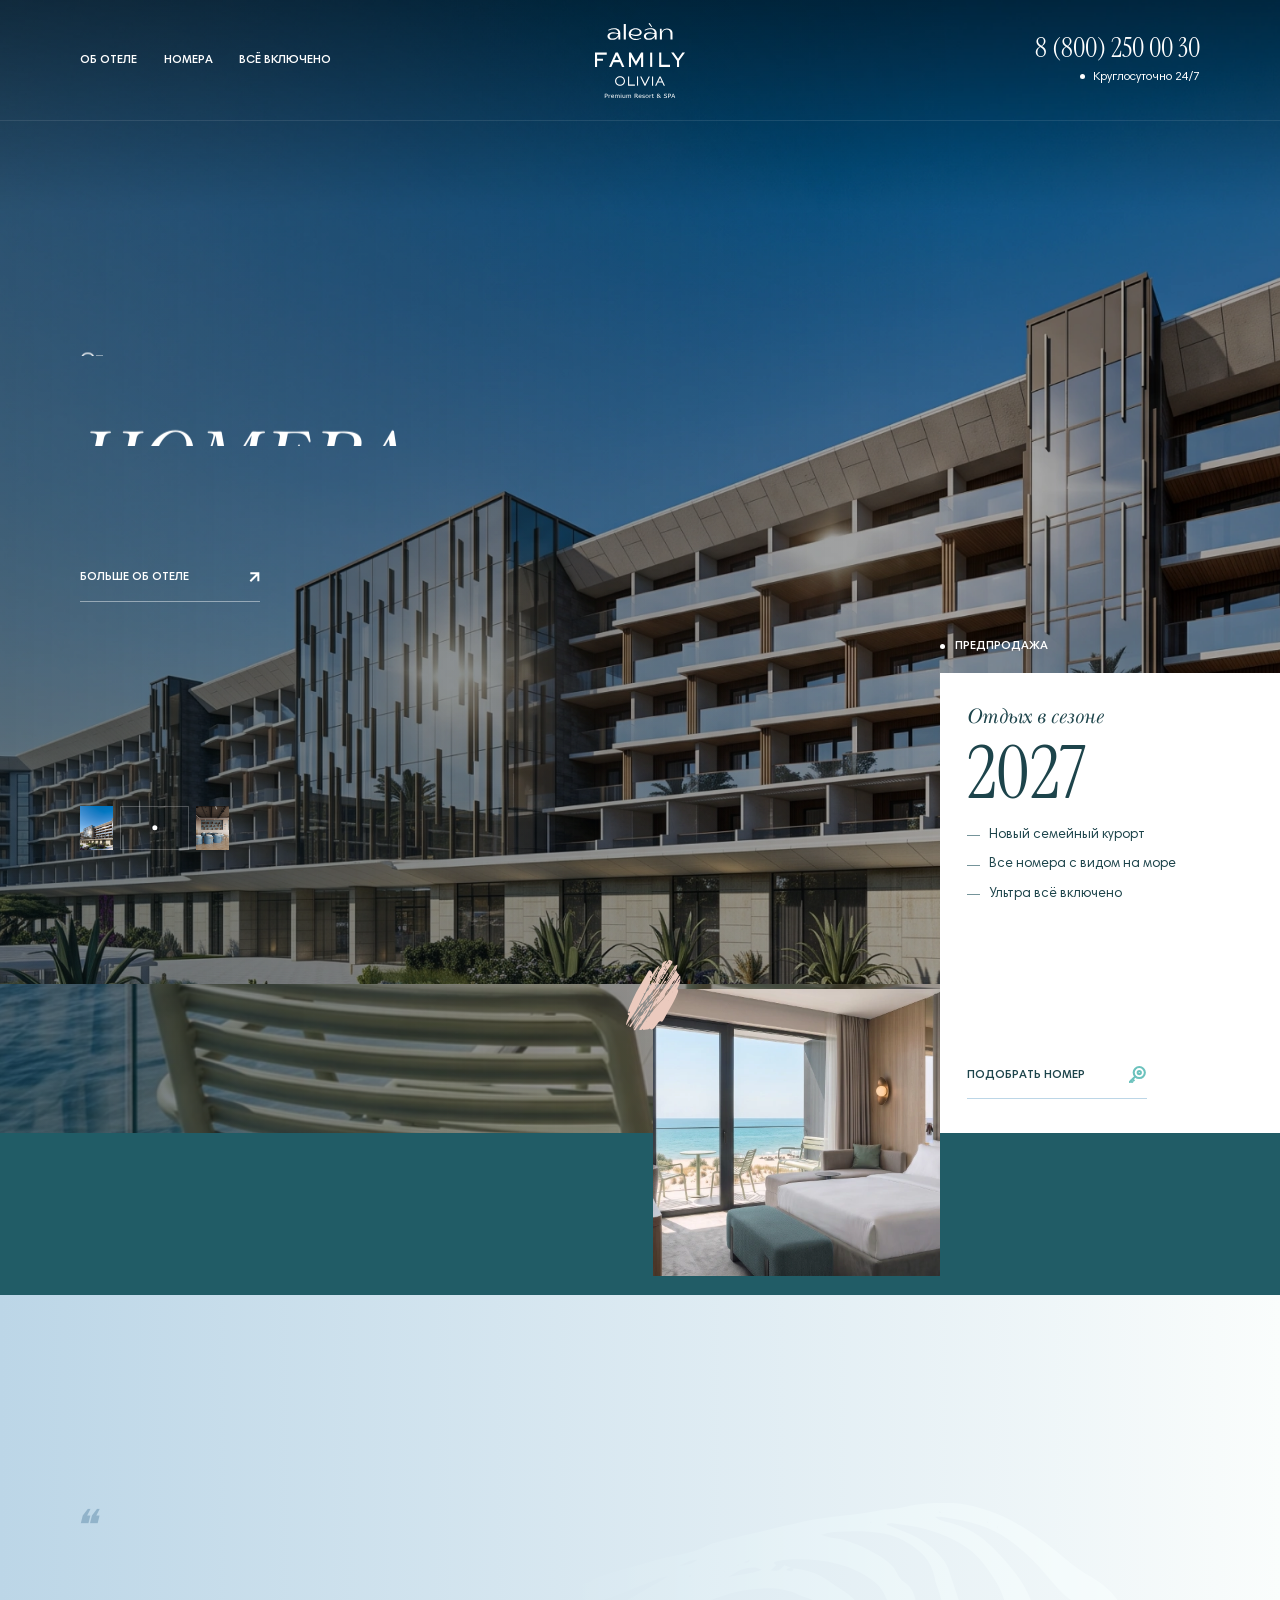
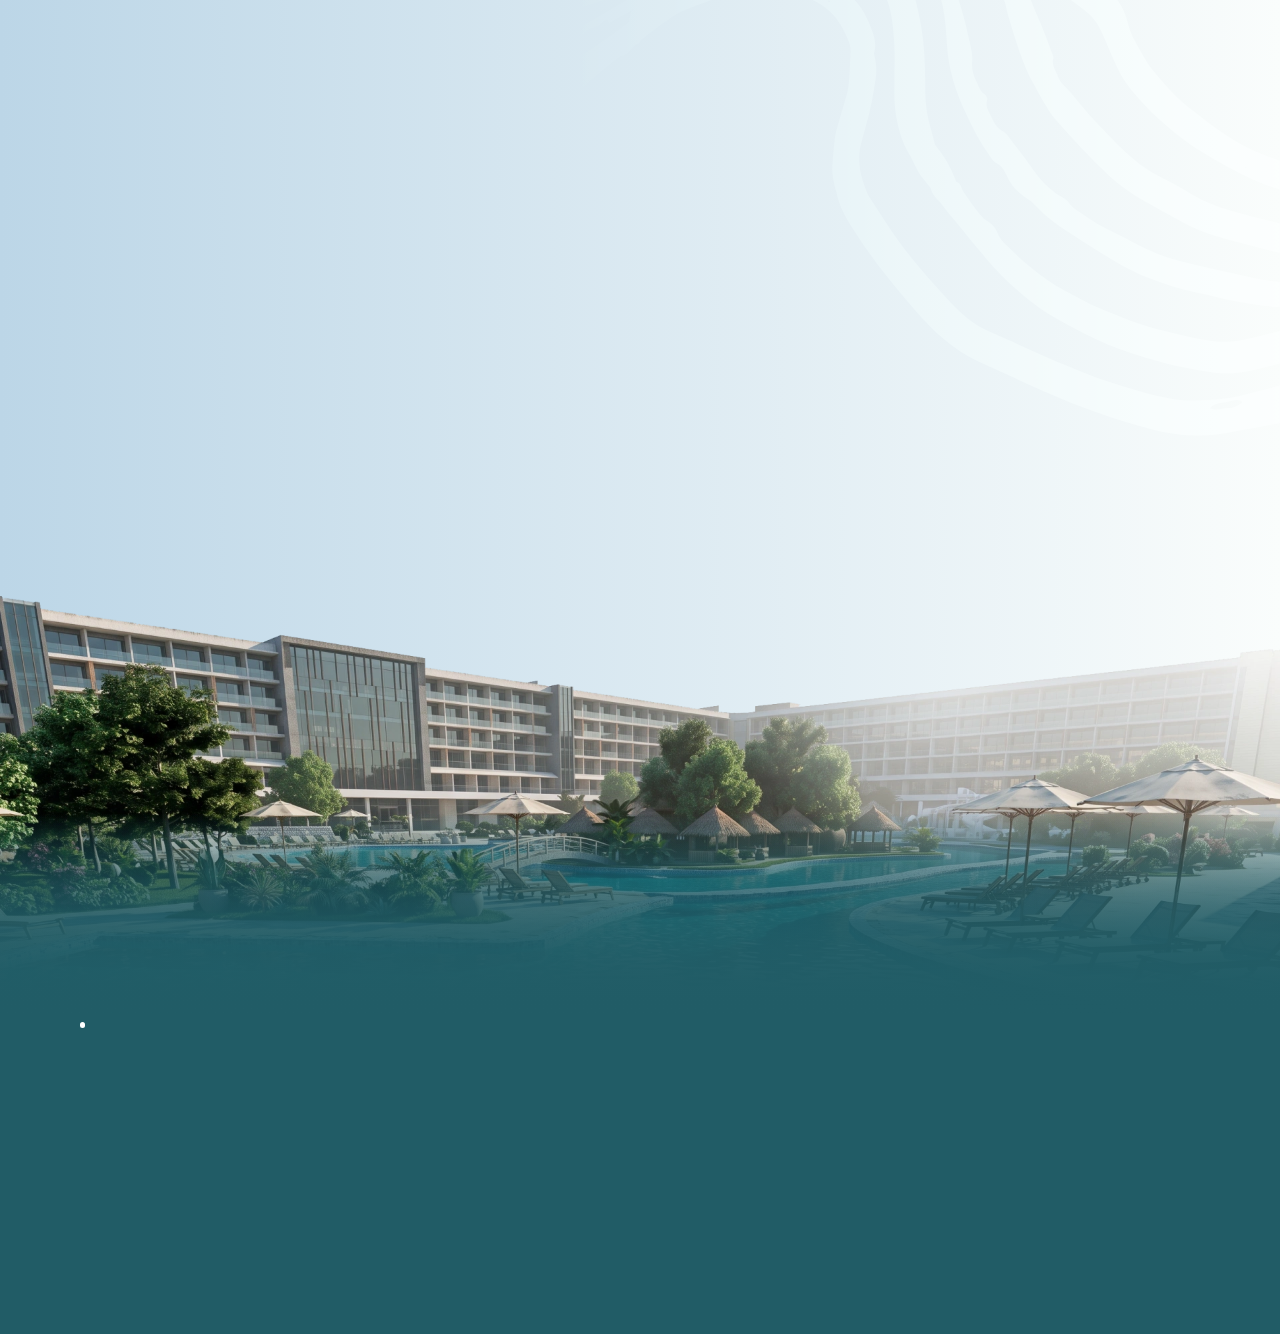
<file: index.html>
<!doctype html>
<html lang="ru">
<head>
  <meta charset="utf-8">
  <meta name="robots" content="noindex, nofollow, noarchive">
  <meta name="viewport" content="width=device-width, initial-scale=1">
  <title>Alean Family Olivia — семейный курорт в Анапе</title>
  <link rel="preload" href="assets/facade.webp" as="image">
  <link rel="stylesheet" href="style.css">
  <script defer src="vendor/gsap.min.js"></script>
  <script defer src="vendor/ScrollTrigger.min.js"></script>
  <script defer src="vendor/lenis.min.js"></script>
  <script defer src="motion.js"></script>
  <script defer src="hero-slider.js"></script>
  <script defer src="booking.js"></script>
</head>
<body>
<header>
      <nav aria-label="Навигация по странице">
        <a href="#about" data-roll>Об отеле</a>
        <a href="#booking" data-roll>Номера</a>
        <a href="#inclusive" data-roll>Всё включено</a>
      </nav>
      <a class="logo" href="#top" aria-label="Alean Family Olivia, к началу страницы"><img src="assets/logo.svg" alt=""><img class="logo-color" src="assets/logo-header-light.svg" alt=""></a>
      <div class="contact"><a class="phone" href="tel:88002500030" data-roll>8 (800) 250 00 30</a><span class="available"><i></i>Круглосуточно 24/7</span></div>
    </header>
<main>
  <div class="hero-stage" id="top">
  <section class="hero" aria-labelledby="resort-name">
    <div class="hero-media"><div class="facade">
      <div class="slide-photo current"><img src="assets/facade.webp" alt="Фасад курорта Alean Family Olivia"></div>
      <div class="slide-photo" aria-hidden="true"><img src="assets/sea-balcony.webp" alt="Балкон номера с видом на море"></div>
      <div class="slide-photo" aria-hidden="true"><img src="assets/kids-club.webp" alt="Пространство для детей и подростков"></div>
    </div></div>

    <div class="hero-copy">
      <p class="location">Анапа, первая береговая линия</p>
      <h1 id="resort-name">Alean<br>Family Olivia</h1>
      <a class="action light" href="#about"><span data-roll>Больше об отеле</span><svg viewBox="0 0 16 16" aria-hidden="true"><path d="M2 14 14 2 M2 2h12v12"/></svg></a>
    </div>
    <div class="slide-rail"><div class="slide-controls" role="group" aria-label="Слайды о курорте">
      <button type="button" data-location="Анапа, первая береговая линия" data-title="Alean|Family Olivia">Alean Family Olivia</button>
      <button type="button" data-location="От 34 до 108 м²" data-title="Номера с видом|на Чёрное море">Номера с видом на Чёрное море</button>
      <button type="button" data-location="Под разный возраст" data-title="Для детей|и подростков">Для детей и подростков</button>
    </div></div>
    <aside class="presale" aria-label="Предпродажа">
      <p class="eyebrow presale-label" data-text><i></i>Предпродажа</p>
      <div class="sale-card" data-wipe>
        <p class="season">Отдых в сезоне</p><p class="year">2027</p>
        <ul><li>Новый семейный курорт</li><li>Все номера с видом на море</li><li>Ультра всё включено</li></ul>
        <a href="#booking" class="action dark"><span data-roll>Подобрать номер</span><img src="assets/key.svg" alt=""></a>
      </div>
    </aside>
    <figure class="room" data-wipe><img src="assets/bedroom.webp" alt="Номер с балконом и видом на море"></figure>
    <img class="brush" src="assets/brush.svg" alt="" data-wipe>
  </section>
  </div>
  <section class="about" aria-labelledby="about">
    <img class="wave" src="assets/wave.svg" alt="">
    <div class="story">
      <h2 id="about"><span class="quote" aria-hidden="true">❝</span><span data-text>Alean Family Olivia —<br>новый семейный курорт<br>на Пионерском проспекте<br>в Анапе</span></h2>
      <div class="description" id="inclusive">
        <p data-text>На территории предусмотрены<br>рестораны и бары, бассейны,<br>детские клубы, спортивные площадки<br>и SPA-комплекс.</p>
        <p data-text>Отель будет работать круглый год<br>по системе «Ультра всё включено».<br>Пляж и открытые бассейны доступны<br>в высокий сезон; состав услуг зависит<br>от дат поездки.</p>
      </div>
    </div>
    <div class="thumbs">
      <figure data-wipe><img src="assets/dining.png" alt="Интерьер ресторана"></figure>
      <figure data-wipe><img src="assets/spa.png" alt="Интерьер курорта"></figure>
      <figure data-wipe><img src="assets/pool.png" alt="Бассейн"></figure>
    </div>
    <div class="stats">
      <div class="stat grounds" data-wipe><p><b>5,17</b><em>га</em></p><small>территория отеля</small></div>
      <div class="stat rooms" data-wipe><p><b>615</b></p><small>номеров с видом на море</small></div>
      <div class="stat area" data-wipe><p><b>34–108</b><em>м²</em></p><small>площадь номеров без балкона</small></div>
    </div>
    <div class="hotel-scene"><img class="hotel" src="assets/hotel.webp" alt="Панорама отеля с открытым бассейном"></div>
  </section>
  <section class="booking" id="booking" aria-labelledby="booking-title">
    <h2 id="booking-title" class="eyebrow" data-text><i></i>Забронируйте номер прямо сейчас</h2>
    <div class="booking-panel" data-wipe>
      <div class="booking-fields">
        <button class="field" type="button" aria-controls="hotels" aria-expanded="false">
          <span class="field-label">Отель</span><span class="field-value"><span data-roll>Выбрать отель</span><svg viewBox="0 0 20 16" aria-hidden="true"><path d="m1 5 9 8 9-8"/></svg></span>
        </button>
        <button class="field" type="button" aria-controls="dates" aria-expanded="false">
          <span class="field-label">Дата заезда и выезда</span><span class="field-value"><span data-roll>Выбрать даты</span><i class="picker-icon calendar-icon" aria-hidden="true"></i></span>
        </button>
        <button class="field" type="button" aria-controls="guests" aria-expanded="false">
          <span class="field-label">Размещение</span><span class="field-value"><span data-roll>Выбрать гостей</span><i class="picker-icon guests-icon" aria-hidden="true"></i></span>
        </button>
        <label class="field promo"><span class="field-label">Промокод</span><span class="promo-control"><input class="field-value" type="text" name="promo" placeholder="Введите промокод" autocomplete="off"><span class="field-value promo-roll" aria-hidden="true"></span></span></label>
      </div>
      <button class="search-rooms" type="button" aria-disabled="true"><span data-roll>Найти номер</span></button>
    </div>
  </section>
</main>
<div id="hotels" class="picker hotel-options" popover="manual" role="group" aria-label="Выберите отель" data-lenis-prevent>
  <button type="button">Alean Family Olivia</button><button type="button">Alean Family Extency</button>
  <button type="button">Alean Family Health</button><button type="button">Alean Family Emerald</button>
</div>
<div id="dates" class="picker calendar" popover="manual" role="group" aria-label="Выберите даты поездки" data-lenis-prevent>
  <div class="month-nav"><button type="button" data-month="-1" aria-label="Предыдущий месяц">‹</button><strong aria-live="polite"></strong><button type="button" data-month="1" aria-label="Следующий месяц">›</button></div>
  <p class="range-hint" aria-live="polite"></p>
  <div class="weekdays" aria-hidden="true"><span>Пн</span><span>Вт</span><span>Ср</span><span>Чт</span><span>Пт</span><span>Сб</span><span>Вс</span></div>
  <div class="days"></div>
</div>
<div id="guests" class="picker guest-options" popover="manual" role="group" aria-label="Количество гостей" data-lenis-prevent>
  <fieldset><legend>Взрослые</legend><div class="guest-choices" data-group="adults"></div></fieldset>
  <fieldset><legend>Дети</legend><div class="guest-choices" data-group="children"></div></fieldset>
</div>
</body>
</html>
</file>
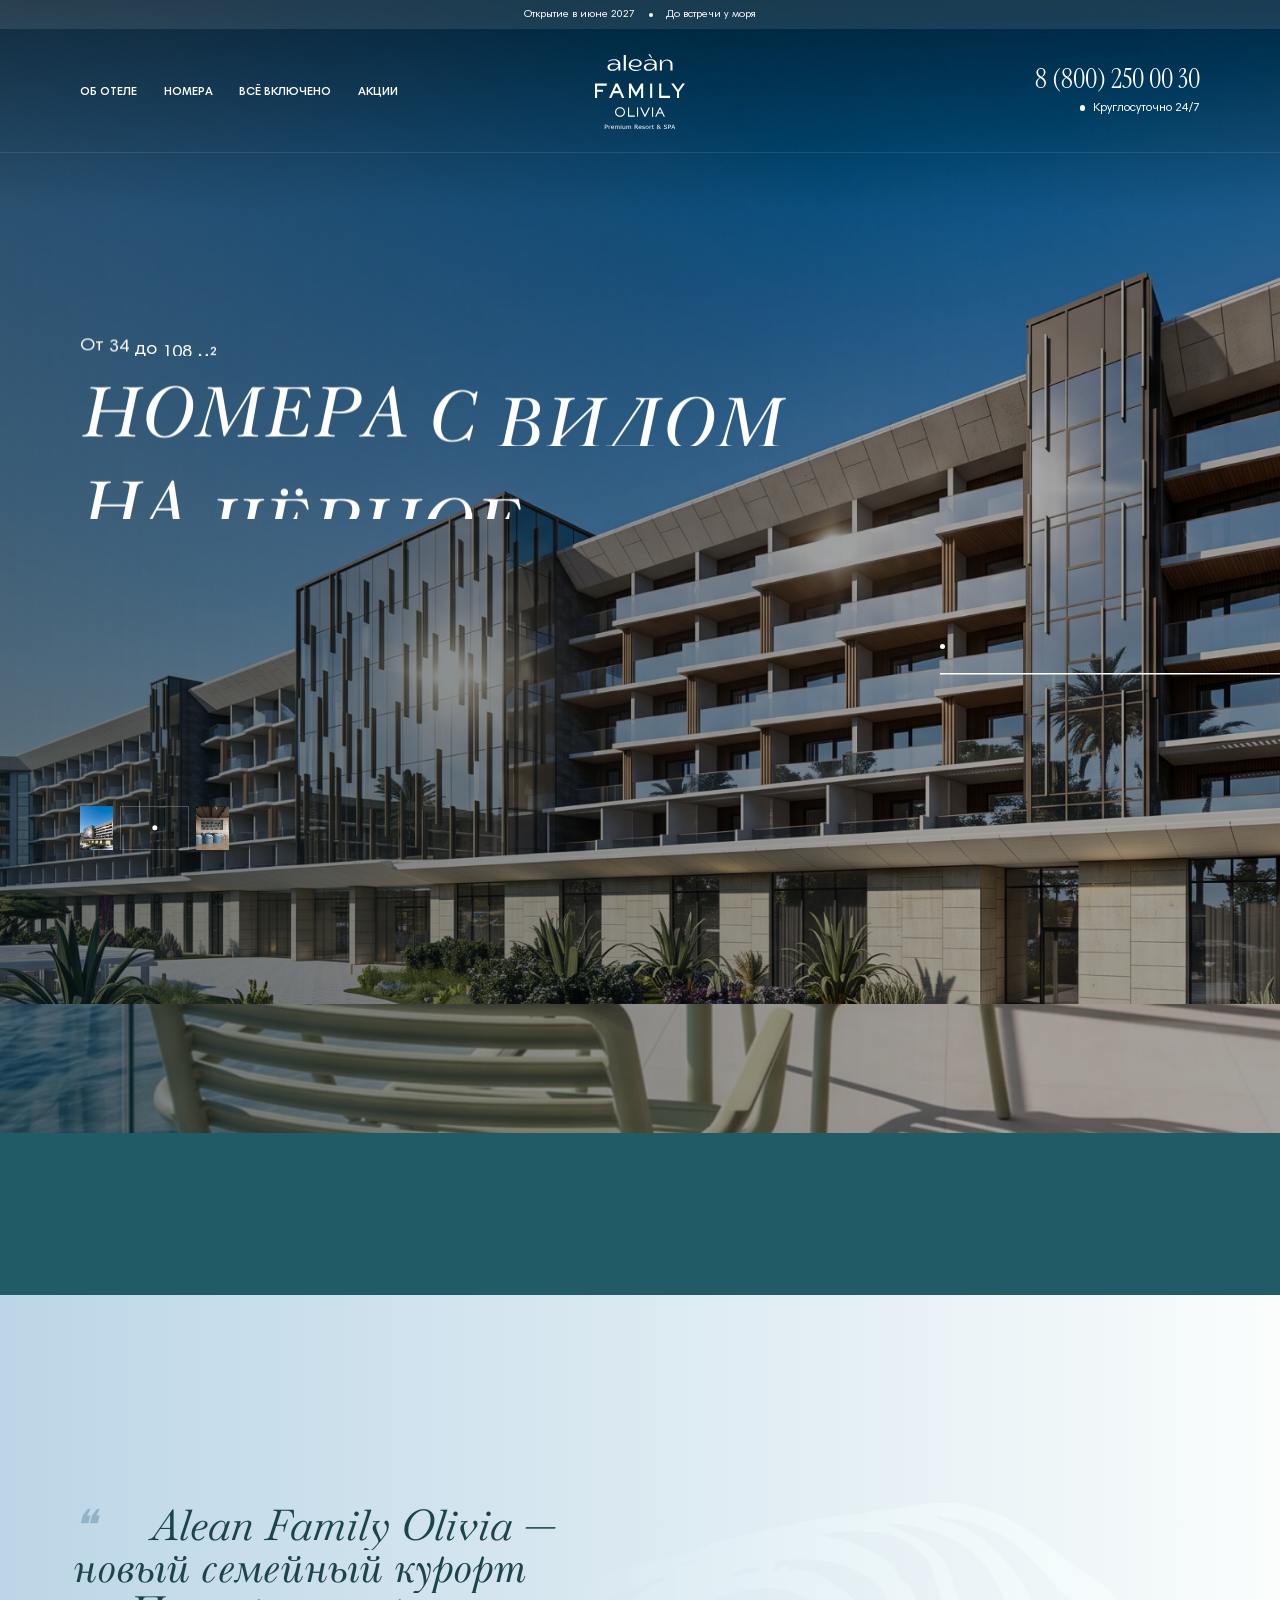
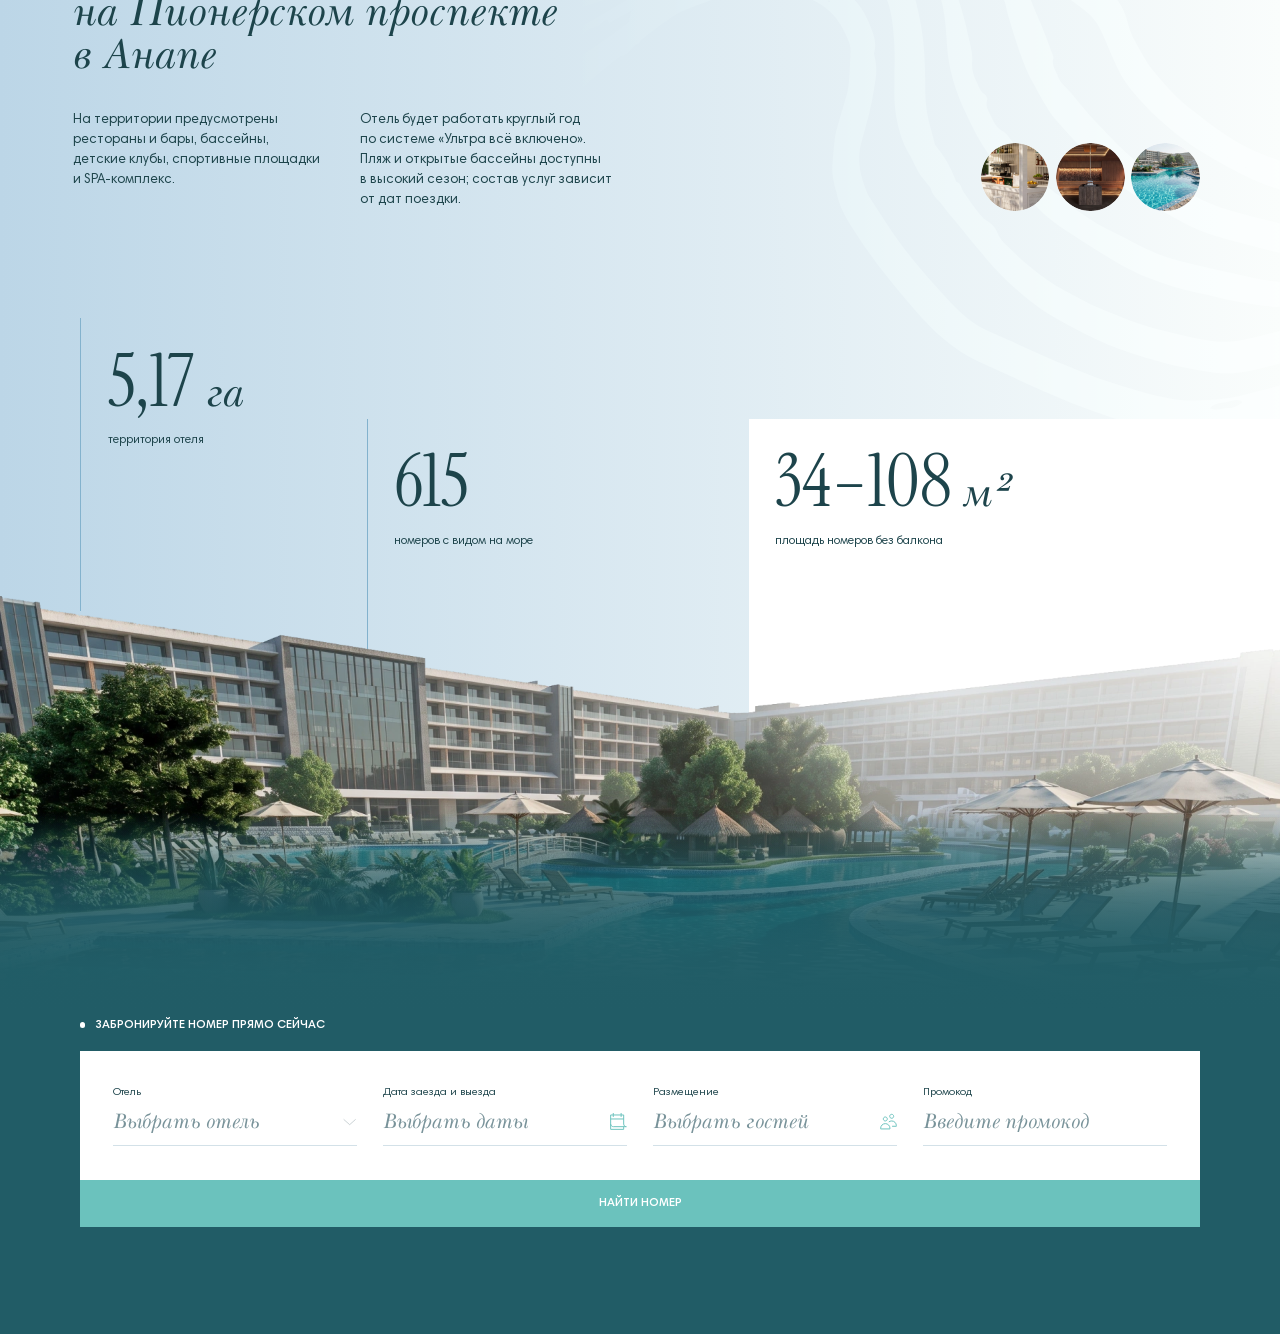
<file: concept-1/index.html>
<!doctype html>
<html lang="ru">
<head><meta name="robots" content="noindex, nofollow, noarchive">
  <meta charset="utf-8">
  <meta name="viewport" content="width=device-width, initial-scale=1">
  <title>Alean Family Olivia — семейный курорт в Анапе</title>
  <link rel="preload" href="assets/facade.webp" as="image">
  <link rel="stylesheet" href="style.css">
  <script defer src="vendor/gsap.min.js"></script>
  <script defer src="vendor/ScrollTrigger.min.js"></script>
  <script defer src="vendor/lenis.min.js"></script>
  <script defer src="motion.js"></script>
  <script defer src="hero-slider.js"></script>
  <script defer src="booking.js"></script>
</head>
<body>
<header>
    <p class="opening-note">Открытие в июне 2027<i aria-hidden="true"></i>До встречи у моря</p>
    <div class="header-row">
      <nav aria-label="Навигация по странице">
        <a href="#about" data-roll>Об отеле</a>
        <a href="#booking" data-roll>Номера</a>
        <a href="#inclusive" data-roll>Всё включено</a>
        <a href="#presale" data-roll>Акции</a>
      </nav>
      <a class="logo" href="#top" aria-label="Alean Family Olivia, к началу страницы"><img src="assets/logo.svg" alt=""><img class="logo-color" src="assets/logo-header-light.svg" alt=""></a>
      <div class="contact"><a class="phone" href="tel:88002500030" data-roll>8 (800) 250 00 30</a><span class="available"><i></i>Круглосуточно 24/7</span></div>
    </div>
</header>
<main>
  <div class="hero-stage" id="top">
  <section class="hero" aria-labelledby="resort-name">
    <div class="hero-media"><div class="facade">
      <div class="slide-photo current"><img src="assets/facade.webp" alt="Фасад курорта Alean Family Olivia"></div>
      <div class="slide-photo" aria-hidden="true"><img src="assets/sea-balcony.webp" alt="Балкон номера с видом на море"></div>
      <div class="slide-photo" aria-hidden="true"><img src="assets/kids-club.webp" alt="Пространство для детей и подростков"></div>
    </div></div>

    <div class="hero-copy">
      <p class="location">Анапа, первая береговая линия</p>
      <h1 id="resort-name">Alean<br>Family Olivia</h1>
      <a class="action light" href="#about"><span data-roll>Больше об отеле</span><svg viewBox="0 0 16 16" aria-hidden="true"><path d="M2 14 14 2 M2 2h12v12"/></svg></a>
    </div>
    <div class="slide-rail"><div class="slide-controls" role="group" aria-label="Слайды о курорте">
      <button type="button" data-location="Анапа, первая береговая линия" data-title="Alean|Family Olivia">Alean Family Olivia</button>
      <button type="button" data-location="От 34 до 108 м²" data-title="Номера с видом|на Чёрное море">Номера с видом на Чёрное море</button>
      <button type="button" data-location="Под разный возраст" data-title="Для детей|и подростков">Для детей и подростков</button>
    </div></div>
    <aside class="presale" id="presale" aria-label="Предпродажа">
      <p class="eyebrow presale-label" data-text><i></i>Предпродажа</p>
      <div class="sale-card" data-wipe>
        <p class="season">Отдых в сезоне</p><p class="year">2027</p>
        <ul><li>Новый семейный курорт</li><li>Все номера с видом на море</li><li>Ультра всё включено</li></ul>
        <a href="#booking" class="action dark"><span data-roll>Подобрать номер</span><img src="assets/key.svg" alt=""></a>
      </div>
    </aside>
    <figure class="room" data-wipe><img src="assets/bedroom.webp" alt="Номер с балконом и видом на море"></figure>
    <img class="brush" src="assets/brush.svg" alt="" data-wipe>
  </section>
  </div>
  <section class="about" aria-labelledby="about">
    <img class="wave" src="assets/wave.svg" alt="">
    <div class="story">
      <h2 id="about"><span class="quote" aria-hidden="true">❝</span><span data-text>Alean Family Olivia —<br>новый семейный курорт<br>на Пионерском проспекте<br>в Анапе</span></h2>
      <div class="description" id="inclusive">
        <p data-text>На территории предусмотрены<br>рестораны и бары, бассейны,<br>детские клубы, спортивные площадки<br>и SPA-комплекс.</p>
        <p data-text>Отель будет работать круглый год<br>по системе «Ультра всё включено».<br>Пляж и открытые бассейны доступны<br>в высокий сезон; состав услуг зависит<br>от дат поездки.</p>
      </div>
    </div>
    <div class="thumbs">
      <figure data-wipe><img src="assets/dining.png" alt="Интерьер ресторана"></figure>
      <figure data-wipe><img src="assets/spa.png" alt="Интерьер курорта"></figure>
      <figure data-wipe><img src="assets/pool.png" alt="Бассейн"></figure>
    </div>
    <div class="stats">
      <div class="stat grounds" data-wipe><p><b>5,17</b><em>га</em></p><small>территория отеля</small></div>
      <div class="stat rooms" data-wipe><p><b>615</b></p><small>номеров с видом на море</small></div>
      <div class="stat area" data-wipe><p><b>34–108</b><em>м²</em></p><small>площадь номеров без балкона</small></div>
    </div>
    <div class="hotel-scene"><img class="hotel" src="assets/hotel.webp" alt="Панорама отеля с открытым бассейном"></div>
  </section>
  <section class="booking" id="booking" aria-labelledby="booking-title">
    <h2 id="booking-title" class="eyebrow" data-text><i></i>Забронируйте номер прямо сейчас</h2>
    <div class="booking-panel" data-wipe>
      <div class="booking-fields">
        <button class="field" type="button" aria-controls="hotels" aria-expanded="false">
          <span class="field-label">Отель</span><span class="field-value"><span data-roll>Выбрать отель</span><svg viewBox="0 0 20 16" aria-hidden="true"><path d="m1 5 9 8 9-8"/></svg></span>
        </button>
        <button class="field" type="button" aria-controls="dates" aria-expanded="false">
          <span class="field-label">Дата заезда и выезда</span><span class="field-value"><span data-roll>Выбрать даты</span><i class="picker-icon calendar-icon" aria-hidden="true"></i></span>
        </button>
        <button class="field" type="button" aria-controls="guests" aria-expanded="false">
          <span class="field-label">Размещение</span><span class="field-value"><span data-roll>Выбрать гостей</span><i class="picker-icon guests-icon" aria-hidden="true"></i></span>
        </button>
        <label class="field promo"><span class="field-label">Промокод</span><span class="promo-control"><input class="field-value" type="text" name="promo" placeholder="Введите промокод" autocomplete="off"><span class="field-value promo-roll" aria-hidden="true"></span></span></label>
      </div>
      <button class="search-rooms" type="button" aria-disabled="true"><span data-roll>Найти номер</span></button>
    </div>
  </section>
</main>
<div id="hotels" class="picker hotel-options" popover="manual" role="group" aria-label="Выберите отель" data-lenis-prevent>
  <button type="button">Alean Family Olivia</button><button type="button">Alean Family Extency</button>
  <button type="button">Alean Family Health</button><button type="button">Alean Family Emerald</button>
</div>
<div id="dates" class="picker calendar" popover="manual" role="group" aria-label="Выберите даты поездки" data-lenis-prevent>
  <div class="month-nav"><button type="button" data-month="-1" aria-label="Предыдущий месяц">‹</button><strong aria-live="polite"></strong><button type="button" data-month="1" aria-label="Следующий месяц">›</button></div>
  <p class="range-hint" aria-live="polite"></p>
  <div class="weekdays" aria-hidden="true"><span>Пн</span><span>Вт</span><span>Ср</span><span>Чт</span><span>Пт</span><span>Сб</span><span>Вс</span></div>
  <div class="days"></div>
</div>
<div id="guests" class="picker guest-options" popover="manual" role="group" aria-label="Количество гостей" data-lenis-prevent>
  <fieldset><legend>Взрослые</legend><div class="guest-choices" data-group="adults"></div></fieldset>
  <fieldset><legend>Дети</legend><div class="guest-choices" data-group="children"></div></fieldset>
</div>
</body>
</html>
</file>
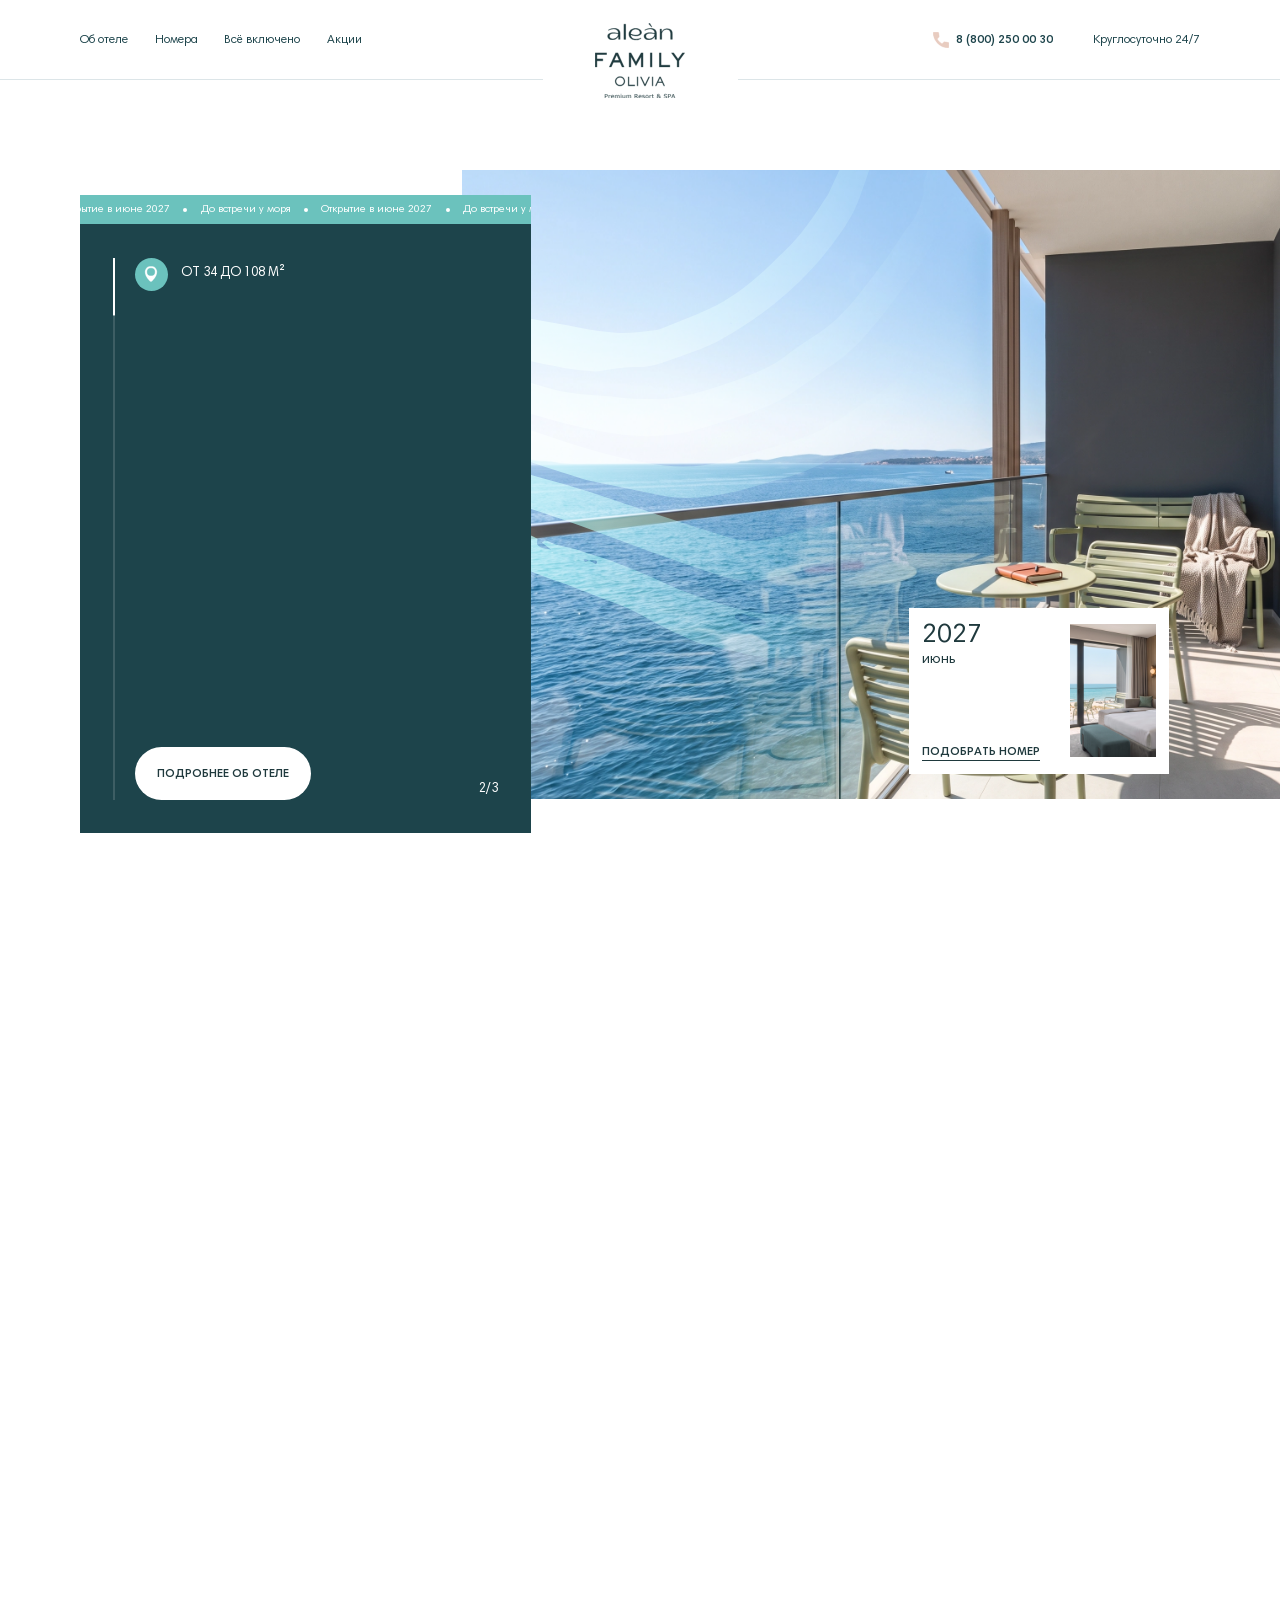
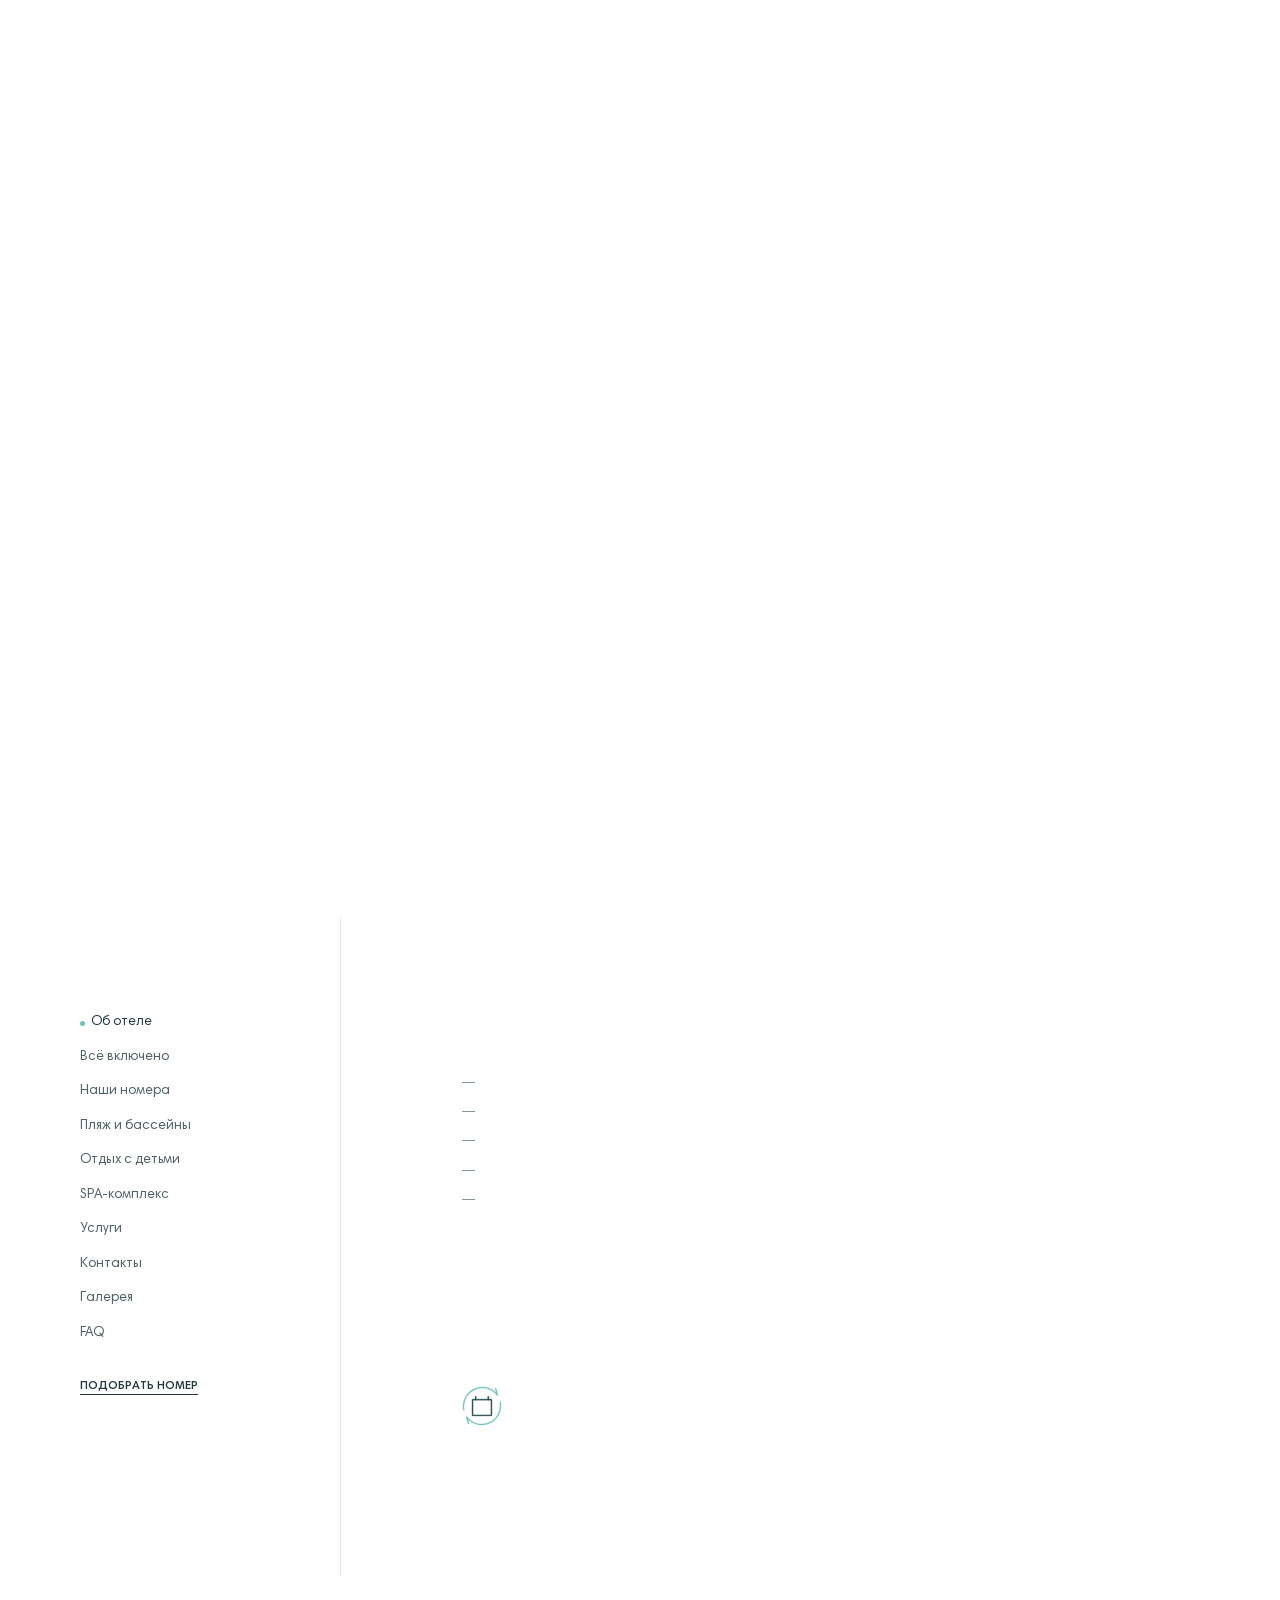
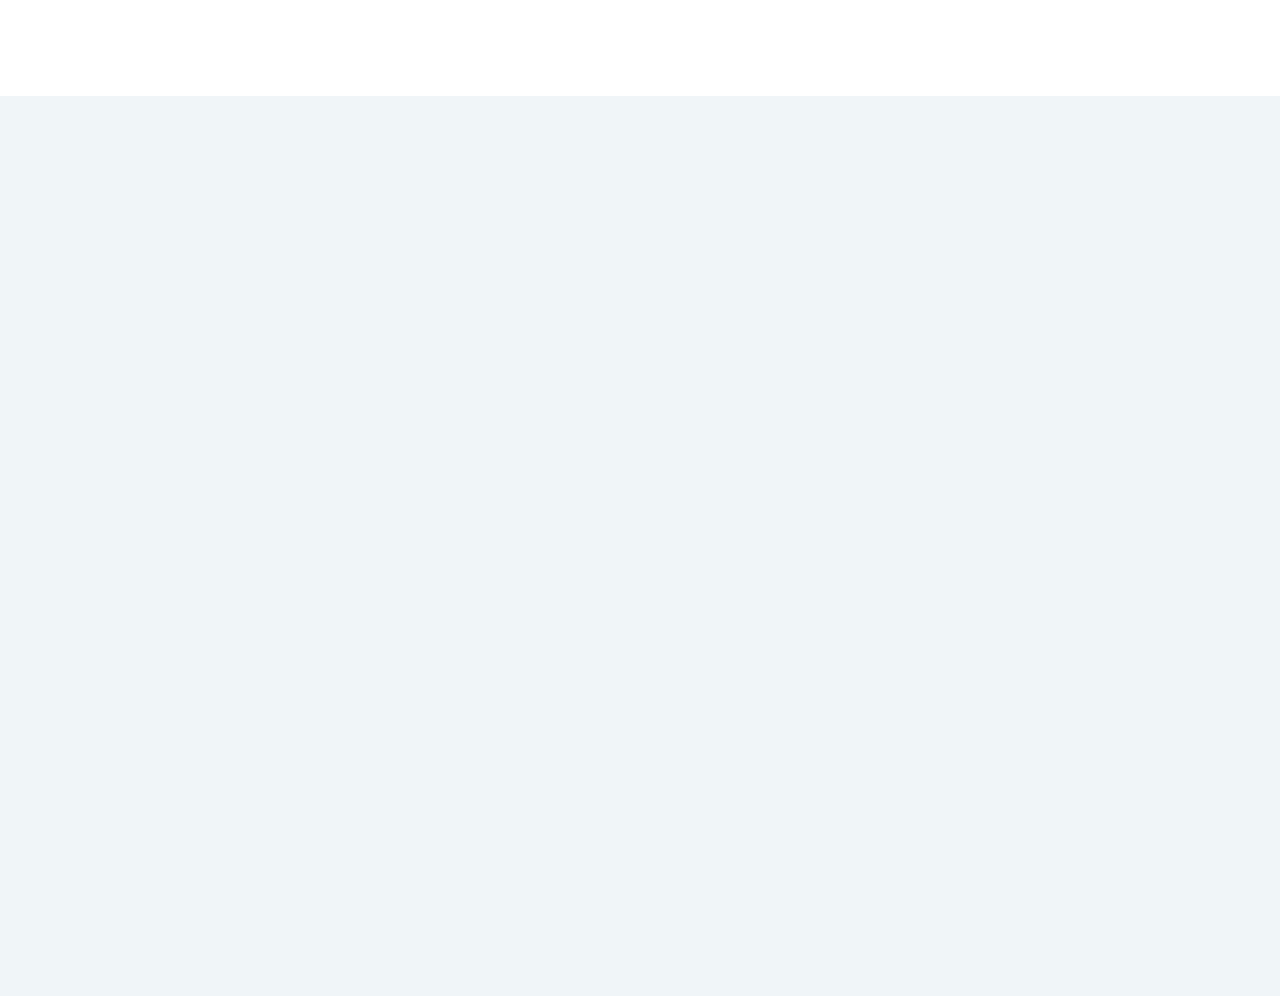
<file: concept-2/index.html>
<!doctype html>
<html lang="ru"><head><meta name="robots" content="noindex, nofollow, noarchive"><meta charset="utf-8"><meta name="viewport" content="width=device-width,initial-scale=1"><title>Alean Family Olivia — семейный курорт в Анапе</title><link rel="icon" href="assets/logo-header-light.svg"><link rel="preload" as="image" href="assets/architecture.webp"><link rel="stylesheet" href="style.css"><script defer src="assets/lenis.min.js"></script><script src="motion.js" defer></script><script src="booking.js" defer></script></head>
<body><header><nav aria-label="Основная навигация"><a href="#about">Об отеле</a><a href="#booking">Номера</a><a href="#inclusive">Всё включено</a><a href="#offers">Акции</a></nav><a class="logo" href="#top" aria-label="Alean Family Olivia, в начало"><svg class="logo-full" aria-hidden="true" focusable="false" width="135" height="113" viewBox="0 0 135 113" fill="none" xmlns="http://www.w3.org/2000/svg">
<g fill="#1F393D">
<path d="M3.11908 47.7071V53.6925H11.9537V56.901H3.11908V66.1532H0V44.5845H17.6406V47.7071H3.11908Z"/>
<path d="M32.5719 48.4045L29.1654 55.9322H35.9784L32.5719 48.4045ZM40.4822 66.152L37.3937 59.1162H27.7226L24.5178 66.152H21.1104L30.8967 44.5823H34.3612L44.0048 66.152H40.4822Z"/>
<path d="M82.7163 44.5832H85.8049V66.1528H82.7163V44.5832Z"/>
<path d="M96.2705 66.1551V44.5834H99.4171V63.0039H112.524V66.1551H96.2705Z"/>
<path d="M126.107 56.8154V66.1545H122.989V56.8154L114.242 44.5838H118.024L124.606 53.7225L131.101 44.5838H135L126.107 56.8154Z"/>
<path d="M69.1047 66.1523V51.0589L61.4542 64.389L54.0054 51.0589V66.1523H50.9443V44.5826H54.0349L61.4542 58.0282L69.1332 44.5826H72.2513V66.1523H69.1047Z"/>
<path d="M43.1138 1.55635H46.2757V24.9016H43.1138V1.55635Z"/>
<path d="M54.4135 13.4733C55.3673 11.3755 57.7976 9.37291 61.2152 9.47928C66.1125 9.63167 67.376 13.0407 67.1783 14.8643C67.0051 16.4619 65.1414 18.1955 60.1188 17.7762C55.2745 17.3712 53.7298 16.3514 53.7298 16.3514C53.7298 16.3514 53.6697 15.1108 54.4135 13.4733ZM65.2942 19.0956C67.9202 18.3929 70.4034 17.0244 70.1201 13.8957C69.8501 10.9102 66.1461 7.99213 60.6436 7.99725C55.2888 8.00237 50.6097 11.5893 50.5648 16.4588C50.52 21.3948 54.332 24.9316 59.5288 25.4993C65.7242 26.1754 69.3366 23.1397 69.3366 23.1397L68.6059 22.1077C68.6059 22.1077 65.0476 24.6217 59.7041 23.8434C53.9693 23.0067 53.7033 17.7762 53.7033 17.7762C53.7033 17.7762 55.2491 18.6527 58.3529 19.1692C60.3491 19.5016 62.6958 19.7921 65.2942 19.0956Z"/>
<path d="M85.6803 5.83605L82.0721 0L80.2114 1.11893L84.9222 6.30041L85.6803 5.83605Z"/>
<path d="M115.635 12.3748C114.356 9.41386 111.683 7.97171 107.444 8.13537C103.091 8.3041 100.802 11.666 99.9846 13.189V8.82574H97.3628V24.8682H100.387V15.7357C100.932 13.772 102.597 9.93343 107.3 9.79023C113.26 9.61125 113.191 15.7327 113.191 15.7327V24.857H116.238V15.7234C116.238 15.7234 116.374 14.087 115.635 12.3748Z"/>
<path d="M88.0295 20.4578C86.6274 22.3786 83.8864 23.4096 81.5947 23.5293C79.2153 23.653 76.8085 22.71 76.5211 20.2523C76.2409 17.8548 78.0924 16.1324 81.3888 15.8113C85.1377 15.4462 89.3491 16.5712 89.3491 16.5712C89.3491 16.5712 89.5122 18.4296 88.0295 20.4578ZM83.5725 7.81713C77.3883 7.65657 74.3049 10.5061 74.3049 10.5061L74.8969 11.4307C74.8969 11.4307 79.1939 8.52286 84.2736 9.39327C89.9829 10.3731 89.3807 15.2181 89.3807 15.2181C89.3807 15.2181 86.9943 14.4111 84.0667 14.1871C80.5502 13.9191 76.3204 14.2904 74.2447 16.9231C72.2067 19.5077 73.3307 25.1484 80.1844 25.3437C87.4263 25.5513 89.6712 20.1571 89.6712 20.1571V24.7055H92.4967V15.5658C92.4967 15.5658 92.615 14.049 91.8049 12.0832C91.2129 10.6462 89.4083 7.96852 83.5725 7.81713Z"/>
<path d="M33.4491 20.4578C32.046 22.3786 29.3049 23.4096 27.0142 23.5293C24.6339 23.653 22.228 22.71 21.9397 20.2523C21.6605 17.8548 23.511 16.1324 26.8084 15.8113C30.5572 15.4462 34.7677 16.5712 34.7677 16.5712C34.7677 16.5712 34.9307 18.4296 33.4491 20.4578ZM28.9911 7.81713C22.8069 7.65657 19.7234 10.5061 19.7234 10.5061L20.3154 11.4307C20.3154 11.4307 24.6135 8.52286 29.6921 9.39327C35.4025 10.3731 34.8003 15.2181 34.8003 15.2181C34.8003 15.2181 32.4128 14.4111 29.4852 14.1871C25.9697 13.9191 21.7389 14.2904 19.6643 16.9231C17.6253 19.5077 18.7492 25.1484 25.604 25.3437C32.8448 25.5513 35.0897 20.1571 35.0897 20.1571V24.7055H37.9163V15.5658C37.9163 15.5658 38.0335 14.049 37.2245 12.0832C36.6324 10.6462 34.8278 7.96852 28.9911 7.81713Z"/>
<path d="M37.5088 94.7305C33.4849 94.7305 30.1069 91.6181 30.1069 87.5229C30.1069 83.3734 33.5582 80.2232 37.6199 80.2232C41.6805 80.2232 45.0034 83.2803 45.0034 87.4308C45.0034 91.655 41.6622 94.7305 37.5088 94.7305ZM37.6382 81.872C34.4447 81.872 31.7495 84.2438 31.7495 87.5229C31.7495 90.7283 34.4264 93.1002 37.5455 93.1002C40.739 93.1002 43.3608 90.7467 43.3608 87.4666C43.3608 84.2438 40.8134 81.872 37.6382 81.872Z"/>
<path d="M49.5791 94.3784V80.539H51.2034V92.7481H59.8973V94.3784H49.5791Z"/>
<path d="M62.9775 80.519H64.6018V94.3778H62.9775V80.519Z"/>
<path d="M75.7126 94.3784H74.2922L67.7207 80.539H69.5478L75.0299 92.0444L80.4754 80.539H82.3034L75.7126 94.3784Z"/>
<path d="M85.5308 80.519H87.155V94.3778H85.5308V80.519Z"/>
<path d="M103.084 94.3784L100.833 89.6173H94.1874L92.0099 94.3784H90.2002L96.7716 80.539H98.4325L104.893 94.3784H103.084ZM97.5837 82.5201L95.0006 88.0044H100.113L97.5837 82.5201Z"/>
<path d="M19.1229 108.531C19.1229 108.801 19.0689 109.057 18.9599 109.297C18.8508 109.538 18.7 109.743 18.5074 109.912C18.2639 110.124 17.9775 110.283 17.6495 110.392C17.3213 110.501 16.9056 110.555 16.4032 110.555H15.6074V112.87H14.6689V106.66H16.442C16.8587 106.66 17.2133 106.689 17.5068 106.751C17.8013 106.812 18.0601 106.91 18.2843 107.047C18.5462 107.206 18.752 107.406 18.9007 107.65C19.0485 107.893 19.1229 108.187 19.1229 108.531ZM18.1467 108.553C18.1467 108.339 18.1049 108.152 18.0214 107.994C17.9378 107.836 17.8104 107.706 17.6403 107.606C17.4915 107.52 17.3183 107.458 17.1216 107.422C16.9239 107.387 16.6784 107.367 16.3849 107.367H15.6074V109.85H16.2473C16.6264 109.85 16.9321 109.823 17.1665 109.769C17.3998 109.715 17.5944 109.617 17.7493 109.478C17.8879 109.354 17.9888 109.218 18.0519 109.069C18.1151 108.923 18.1467 108.75 18.1467 108.553Z"/>
<path d="M23.2369 109.053H23.19C23.1237 109.037 23.0535 109.027 22.9791 109.021C22.9047 109.018 22.815 109.015 22.7111 109.015C22.4706 109.015 22.2332 109.061 21.9957 109.153C21.7593 109.244 21.5341 109.381 21.3232 109.562V112.87H20.4326V108.21H21.3232V108.903C21.6483 108.65 21.9315 108.471 22.174 108.367C22.4145 108.262 22.65 108.21 22.8771 108.21C22.9689 108.21 23.0372 108.212 23.083 108.216C23.1288 108.221 23.1798 108.227 23.2369 108.235V109.053Z"/>
<path d="M26.6651 112.979C25.8214 112.979 25.1672 112.769 24.7005 112.351C24.2348 111.932 24.0015 111.338 24.0015 110.567C24.0015 109.808 24.2277 109.203 24.6801 108.754C25.1315 108.305 25.7215 108.081 26.4511 108.081C26.7802 108.081 27.0707 108.123 27.3234 108.207C27.5761 108.29 27.7972 108.421 27.9867 108.598C28.1762 108.777 28.3209 108.995 28.4228 109.252C28.5237 109.509 28.5747 109.824 28.5747 110.197V110.622H24.9074C24.9074 111.164 25.0613 111.578 25.371 111.865C25.6808 112.151 26.1087 112.294 26.6549 112.294C26.8516 112.294 27.0431 112.275 27.2317 112.236C27.4191 112.197 27.5893 112.148 27.7401 112.086C27.9011 112.022 28.0377 111.96 28.1477 111.901C28.2578 111.841 28.3505 111.785 28.4228 111.732H28.4748V112.586C28.3709 112.623 28.2415 112.669 28.0855 112.722C27.9317 112.776 27.7931 112.819 27.6688 112.85C27.4956 112.891 27.3387 112.923 27.198 112.946C27.0574 112.968 26.8791 112.979 26.6651 112.979ZM27.7075 110.022C27.7004 109.81 27.6718 109.628 27.622 109.476C27.571 109.321 27.4986 109.192 27.4038 109.086C27.2999 108.969 27.1665 108.88 27.0034 108.819C26.8404 108.759 26.6396 108.728 26.3992 108.728C26.1628 108.728 25.961 108.76 25.7959 108.822C25.6298 108.884 25.479 108.975 25.3435 109.095C25.21 109.218 25.1091 109.353 25.0399 109.502C24.9705 109.65 24.9267 109.824 24.9074 110.022H27.7075Z"/>
<path d="M35.9674 112.87V110.175C35.9674 109.962 35.9582 109.763 35.9388 109.581C35.9195 109.399 35.8807 109.257 35.8207 109.153C35.7575 109.042 35.6668 108.96 35.5506 108.907C35.4334 108.855 35.2755 108.827 35.0768 108.827C34.8933 108.827 34.6967 108.876 34.4868 108.976C34.2769 109.074 34.0598 109.218 33.8357 109.403C33.8387 109.45 33.8418 109.507 33.8479 109.573C33.852 109.638 33.854 109.715 33.854 109.804V112.87H32.9634V110.175C32.9634 109.962 32.9543 109.763 32.9349 109.581C32.9155 109.399 32.8768 109.257 32.8167 109.153C32.7535 109.042 32.6638 108.96 32.5467 108.907C32.4305 108.855 32.2715 108.827 32.0728 108.827C31.8802 108.827 31.6774 108.881 31.4665 108.986C31.2546 109.092 31.0498 109.227 30.8511 109.392V112.87H29.9604V108.211H30.8511V108.727C31.0844 108.522 31.3157 108.363 31.545 108.251C31.7743 108.138 32.026 108.081 32.3001 108.081C32.6129 108.081 32.89 108.143 33.1315 108.269C33.373 108.394 33.5575 108.599 33.6838 108.887C33.9518 108.622 34.2148 108.422 34.4705 108.285C34.7262 108.149 35.0034 108.081 35.304 108.081C35.5323 108.081 35.7381 108.112 35.9246 108.175C36.111 108.237 36.2731 108.338 36.4127 108.478C36.5554 108.62 36.6644 108.796 36.7418 109.007C36.8193 109.219 36.858 109.484 36.858 109.804V112.87H35.9674Z"/>
<path d="M38.5518 106.617H39.5656V107.43H38.5518V106.617ZM38.6129 108.21H39.5035V112.871H38.6129V108.21Z"/>
<path d="M45.4178 112.87H44.5271V112.353C44.2521 112.564 43.9912 112.725 43.7456 112.836C43.499 112.944 43.2239 112.999 42.9212 112.999C42.6899 112.999 42.4739 112.966 42.2701 112.9C42.0663 112.833 41.888 112.727 41.7362 112.582C41.5854 112.438 41.4671 112.256 41.3836 112.036C41.3 111.816 41.2583 111.549 41.2583 111.234V108.211H42.1489V110.863C42.1489 111.111 42.1591 111.317 42.1795 111.478C42.1998 111.641 42.2467 111.784 42.3201 111.907C42.3924 112.027 42.4902 112.114 42.6156 112.169C42.7399 112.225 42.9192 112.253 43.1536 112.253C43.3707 112.253 43.6039 112.198 43.8495 112.09C44.0961 111.982 44.3213 111.848 44.5271 111.689V108.211H45.4178V112.87Z"/>
<path d="M53.1993 112.87V110.175C53.1993 109.962 53.1902 109.763 53.1708 109.581C53.1514 109.399 53.1127 109.257 53.0526 109.153C52.9894 109.042 52.8987 108.96 52.7826 108.907C52.6654 108.855 52.5074 108.827 52.3087 108.827C52.1253 108.827 51.9286 108.876 51.7187 108.976C51.5088 109.074 51.2918 109.218 51.0676 109.403C51.0707 109.45 51.0737 109.507 51.0798 109.573C51.0839 109.638 51.086 109.715 51.086 109.804V112.87H50.1954V110.175C50.1954 109.962 50.1862 109.763 50.1668 109.581C50.1475 109.399 50.1087 109.257 50.0486 109.153C49.9854 109.042 49.8958 108.96 49.7786 108.907C49.6624 108.855 49.5034 108.827 49.3047 108.827C49.1122 108.827 48.9094 108.881 48.6985 108.986C48.4865 109.092 48.2817 109.227 48.082 109.392V112.87H47.1924V108.211H48.082V108.727C48.3163 108.522 48.5476 108.363 48.7769 108.251C49.0062 108.138 49.2579 108.081 49.532 108.081C49.8448 108.081 50.122 108.143 50.3635 108.269C50.605 108.394 50.7894 108.599 50.9157 108.887C51.1837 108.622 51.4467 108.422 51.7024 108.285C51.9582 108.149 52.2354 108.081 52.536 108.081C52.7642 108.081 52.9701 108.112 53.1565 108.175C53.343 108.237 53.505 108.338 53.6446 108.478C53.7873 108.62 53.8963 108.796 53.9738 109.007C54.0512 109.219 54.0899 109.484 54.0899 109.804V112.87H53.1993Z"/>
<path d="M64.8773 112.87H63.6597L61.423 110.401H60.3521V112.87H59.4146V106.659H61.2345C61.638 106.659 61.9773 106.677 62.2504 106.716C62.5235 106.756 62.7833 106.846 63.0299 106.988C63.2755 107.126 63.4711 107.306 63.6148 107.526C63.7585 107.746 63.8298 108.019 63.8298 108.345C63.8298 108.801 63.6994 109.181 63.4375 109.487C63.1746 109.794 62.818 110.019 62.3666 110.167L64.8773 112.87ZM62.8496 108.407C62.8496 108.226 62.8129 108.064 62.7406 107.925C62.6682 107.784 62.5551 107.67 62.4043 107.581C62.2718 107.503 62.1169 107.448 61.9396 107.416C61.7623 107.384 61.5433 107.368 61.2814 107.368H60.3521V109.712H61.1764C61.4454 109.712 61.6869 109.692 61.9019 109.65C62.1169 109.608 62.2993 109.522 62.4512 109.392C62.5867 109.274 62.6876 109.135 62.7517 108.975C62.817 108.812 62.8496 108.623 62.8496 108.407Z"/>
<path d="M67.9732 112.979C67.1295 112.979 66.4753 112.769 66.0086 112.351C65.5429 111.932 65.3096 111.338 65.3096 110.567C65.3096 109.808 65.5358 109.203 65.9882 108.754C66.4396 108.305 67.0296 108.081 67.7592 108.081C68.0883 108.081 68.3788 108.123 68.6315 108.207C68.8842 108.29 69.1053 108.421 69.2938 108.598C69.4833 108.777 69.6291 108.995 69.7309 109.252C69.8318 109.509 69.8818 109.824 69.8818 110.197V110.622H66.2155C66.2155 111.164 66.3693 111.578 66.6791 111.865C66.9889 112.151 67.4168 112.294 67.963 112.294C68.1597 112.294 68.3512 112.275 68.5398 112.236C68.7272 112.197 68.8974 112.148 69.0482 112.086C69.2102 112.022 69.3458 111.96 69.4558 111.901C69.5659 111.841 69.6586 111.785 69.7309 111.732H69.7819V112.586C69.6779 112.623 69.5496 112.669 69.3937 112.722C69.2388 112.776 69.1012 112.819 68.9769 112.85C68.8037 112.891 68.6468 112.923 68.5061 112.946C68.3655 112.968 68.1872 112.979 67.9732 112.979ZM69.0156 110.022C69.0085 109.81 68.98 109.628 68.9301 109.476C68.8791 109.321 68.8067 109.192 68.7119 109.086C68.608 108.969 68.4745 108.88 68.3115 108.819C68.1485 108.759 67.9477 108.728 67.7073 108.728C67.4709 108.728 67.2691 108.76 67.104 108.822C66.9379 108.884 66.7871 108.975 66.6516 109.095C66.5181 109.218 66.4172 109.353 66.348 109.502C66.2786 109.65 66.2348 109.824 66.2155 110.022H69.0156Z"/>
<path d="M72.6992 112.983C72.3446 112.983 72.0145 112.941 71.7067 112.857C71.398 112.774 71.1432 112.685 70.9404 112.591V111.711H70.9883C71.0648 111.763 71.1534 111.822 71.2553 111.886C71.3583 111.95 71.4958 112.016 71.6649 112.085C71.8178 112.148 71.9839 112.202 72.1653 112.249C72.3466 112.296 72.5362 112.319 72.7318 112.319C72.8735 112.319 73.0263 112.305 73.1863 112.276C73.3483 112.247 73.4675 112.21 73.547 112.165C73.6571 112.101 73.7365 112.034 73.7854 111.96C73.8354 111.888 73.8598 111.779 73.8598 111.635C73.8598 111.449 73.8017 111.309 73.6866 111.215C73.5715 111.12 73.3667 111.041 73.0732 110.976C72.9591 110.951 72.8103 110.921 72.6279 110.889C72.4435 110.855 72.2753 110.82 72.1204 110.781C71.7169 110.677 71.4224 110.518 71.239 110.303C71.0566 110.088 70.9649 109.827 70.9649 109.521C70.9649 109.1 71.1442 108.758 71.505 108.494C71.8647 108.23 72.3436 108.097 72.9407 108.097C73.2342 108.097 73.5297 108.129 73.8272 108.194C74.1227 108.258 74.3724 108.339 74.5752 108.436V109.274H74.5273C74.3 109.115 74.0473 108.991 73.7671 108.899C73.4869 108.807 73.2046 108.761 72.9214 108.761C72.6279 108.761 72.3792 108.815 72.1765 108.924C71.9757 109.032 71.8738 109.197 71.8738 109.417C71.8738 109.611 71.935 109.756 72.0542 109.852C72.1744 109.948 72.367 110.026 72.633 110.088C72.7645 110.118 72.9122 110.148 73.0752 110.178C73.2383 110.206 73.4084 110.24 73.5888 110.28C73.9811 110.366 74.2756 110.509 74.4733 110.71C74.67 110.91 74.7698 111.181 74.7698 111.527C74.7698 111.727 74.7239 111.918 74.6333 112.095C74.5446 112.276 74.4122 112.43 74.2389 112.558C74.0494 112.697 73.8354 112.802 73.5959 112.874C73.3585 112.946 73.0589 112.983 72.6992 112.983Z"/>
<path d="M80.4376 110.542C80.4376 111.326 80.2226 111.932 79.7926 112.36C79.3626 112.786 78.7909 113 78.0786 113C77.3419 113 76.7631 112.779 76.3413 112.338C75.9194 111.897 75.7085 111.299 75.7085 110.542C75.7085 109.764 75.9265 109.159 76.3607 108.728C76.7947 108.296 77.3674 108.081 78.0786 108.081C78.7909 108.081 79.3626 108.296 79.7926 108.726C80.2226 109.155 80.4376 109.761 80.4376 110.542ZM79.5185 110.542C79.5185 109.94 79.3931 109.491 79.1435 109.197C78.8949 108.904 78.5382 108.757 78.0786 108.757C77.613 108.757 77.2563 108.904 77.0046 109.197C76.754 109.491 76.6276 109.94 76.6276 110.542C76.6276 111.126 76.754 111.569 77.0046 111.872C77.2563 112.173 77.613 112.324 78.0786 112.324C78.5361 112.324 78.8898 112.176 79.1415 111.88C79.3921 111.583 79.5185 111.138 79.5185 110.542Z"/>
<path d="M84.6412 109.053H84.5943C84.528 109.037 84.4578 109.027 84.3834 109.021C84.31 109.018 84.2193 109.015 84.1154 109.015C83.8759 109.015 83.6375 109.061 83.4 109.153C83.1636 109.244 82.9384 109.381 82.7275 109.562V112.87H81.8369V108.21H82.7275V108.903C83.0536 108.65 83.3368 108.471 83.5783 108.367C83.8188 108.262 84.0543 108.21 84.2814 108.21C84.3732 108.21 84.4425 108.212 84.4873 108.216C84.5331 108.221 84.5851 108.227 84.6412 108.235V109.053Z"/>
<path d="M87.4194 112.962C86.9334 112.962 86.5543 112.839 86.2822 112.597C86.0112 112.354 85.8747 111.969 85.8747 111.443V108.862H85.2734V108.21H85.8747V106.871H86.7663V108.21H88.1521V108.862H86.7663V111.077C86.7663 111.313 86.7703 111.495 86.7805 111.622C86.7897 111.75 86.8254 111.871 86.8886 111.982C86.9425 112.079 87.0292 112.152 87.1504 112.2C87.2697 112.25 87.4327 112.274 87.6375 112.274C87.7822 112.274 87.9228 112.254 88.0584 112.216C88.1949 112.18 88.2927 112.149 88.3528 112.123H88.4058V112.828C88.2377 112.87 88.0686 112.904 87.8963 112.927C87.7241 112.951 87.5642 112.962 87.4194 112.962Z"/>
<path d="M99.2679 112.87H98.0553L97.0893 111.982C96.7673 112.343 96.4351 112.604 96.0958 112.761C95.7565 112.92 95.3723 112.999 94.9423 112.999C94.3044 112.999 93.7776 112.831 93.3618 112.493C92.9471 112.154 92.7393 111.712 92.7393 111.164C92.7393 110.925 92.7779 110.712 92.8523 110.526C92.9288 110.339 93.0307 110.171 93.156 110.022C93.2803 109.877 93.422 109.749 93.583 109.639C93.7439 109.529 93.8978 109.434 94.0466 109.354C93.7287 109.165 93.4892 108.966 93.3313 108.757C93.1733 108.549 93.0949 108.285 93.0949 107.968C93.0949 107.771 93.1397 107.589 93.2293 107.42C93.3201 107.251 93.4373 107.103 93.583 106.975C93.7337 106.845 93.9305 106.738 94.172 106.654C94.4145 106.571 94.6794 106.53 94.9657 106.53C95.4905 106.53 95.9185 106.651 96.2507 106.894C96.5818 107.138 96.7479 107.446 96.7479 107.818C96.7479 107.954 96.7286 108.095 96.6888 108.242C96.6491 108.388 96.5767 108.529 96.4728 108.666C96.3689 108.802 96.2313 108.93 96.0631 109.049C95.893 109.168 95.6688 109.273 95.3876 109.362L97.0556 110.873C97.0995 110.645 97.126 110.395 97.1362 110.127C97.1453 109.859 97.1494 109.51 97.1494 109.078H98.0736V109.479C98.0736 109.746 98.0349 110.047 97.9574 110.382C97.88 110.717 97.7536 111.035 97.5774 111.335L99.2679 112.87ZM96.6766 111.614L94.498 109.65C94.4186 109.694 94.3401 109.747 94.2596 109.807C94.1811 109.87 94.0945 109.962 93.9997 110.083C93.9243 110.182 93.8571 110.308 93.799 110.466C93.7399 110.622 93.7113 110.789 93.7113 110.964C93.7113 111.359 93.8438 111.683 94.1108 111.938C94.3778 112.192 94.7385 112.319 95.1929 112.319C95.4966 112.319 95.7707 112.263 96.0133 112.15C96.2568 112.038 96.4779 111.86 96.6766 111.614ZM94.9423 109.066C95.1196 109.014 95.2663 108.942 95.3804 108.853C95.4966 108.764 95.5853 108.667 95.6484 108.56C95.7045 108.463 95.7483 108.361 95.7758 108.253C95.8044 108.143 95.8186 108.028 95.8186 107.902C95.8186 107.633 95.7289 107.423 95.5517 107.276C95.3723 107.13 95.1654 107.055 94.929 107.055C94.6478 107.055 94.4267 107.139 94.2647 107.305C94.1047 107.472 94.0232 107.681 94.0232 107.93C94.0232 108.043 94.0354 108.138 94.0588 108.217C94.0823 108.297 94.1322 108.39 94.2086 108.494C94.2738 108.581 94.3666 108.672 94.4848 108.77C94.604 108.867 94.7568 108.966 94.9423 109.066Z"/>
<path d="M105.643 112.983C105.132 112.983 104.698 112.936 104.339 112.843C103.98 112.749 103.643 112.635 103.327 112.499V111.464H103.392C103.703 111.72 104.054 111.919 104.445 112.059C104.836 112.2 105.214 112.27 105.578 112.27C106.096 112.27 106.487 112.174 106.752 111.984C107.018 111.793 107.15 111.542 107.15 111.231C107.15 110.983 107.081 110.782 106.941 110.626C106.803 110.47 106.583 110.355 106.279 110.28C106.061 110.224 105.862 110.178 105.682 110.142C105.502 110.106 105.275 110.057 105.004 109.996C104.761 109.94 104.543 109.87 104.35 109.783C104.158 109.697 103.987 109.585 103.839 109.445C103.694 109.309 103.58 109.149 103.5 108.964C103.42 108.779 103.379 108.566 103.379 108.323C103.379 107.82 103.602 107.399 104.048 107.057C104.492 106.717 105.061 106.546 105.753 106.546C106.148 106.546 106.522 106.581 106.873 106.651C107.225 106.721 107.552 106.819 107.851 106.947V107.936H107.78C107.557 107.755 107.269 107.597 106.918 107.462C106.568 107.326 106.2 107.26 105.815 107.26C105.378 107.26 105.026 107.349 104.758 107.529C104.489 107.708 104.355 107.944 104.355 108.235C104.355 108.499 104.434 108.71 104.592 108.865C104.75 109.021 104.979 109.136 105.28 109.207C105.478 109.255 105.722 109.308 106.009 109.368C106.295 109.428 106.534 109.483 106.724 109.532C107.209 109.663 107.566 109.861 107.789 110.125C108.015 110.389 108.127 110.715 108.127 111.101C108.127 111.344 108.071 111.582 107.958 111.818C107.845 112.055 107.688 112.256 107.487 112.419C107.259 112.6 107.003 112.74 106.717 112.836C106.431 112.934 106.073 112.983 105.643 112.983Z"/>
<path d="M114.022 108.531C114.022 108.801 113.968 109.057 113.859 109.297C113.75 109.538 113.599 109.743 113.407 109.912C113.164 110.124 112.877 110.283 112.549 110.392C112.221 110.501 111.806 110.555 111.304 110.555H110.507V112.87H109.569V106.66H111.341C111.758 106.66 112.114 106.689 112.406 106.751C112.701 106.812 112.961 106.91 113.184 107.047C113.447 107.206 113.651 107.406 113.8 107.65C113.949 107.893 114.022 108.187 114.022 108.531ZM113.047 108.553C113.047 108.339 113.004 108.152 112.922 107.994C112.837 107.836 112.71 107.706 112.54 107.606C112.391 107.52 112.218 107.458 112.021 107.422C111.823 107.387 111.578 107.367 111.284 107.367H110.507V109.85H111.147C111.526 109.85 111.831 109.823 112.066 109.769C112.3 109.715 112.494 109.617 112.649 109.478C112.788 109.354 112.889 109.218 112.952 109.069C113.016 108.923 113.047 108.75 113.047 108.553Z"/>
<path d="M114.417 112.87L116.796 106.659H117.952L120.33 112.87H119.34L118.7 111.135H116.005L115.366 112.87H114.417ZM118.44 110.429L117.35 107.502L116.264 110.429H118.44Z"/>
</g>
</svg></a><div class="contact"><a href="tel:88002500030"><svg class="phone-icon" aria-hidden="true" focusable="false" width="24" height="24" viewBox="0 0 24 24" fill="none" xmlns="http://www.w3.org/2000/svg">
<path d="M24 16.6718V22.5342C24.0003 22.736 23.9599 22.9358 23.8813 23.1217C23.8027 23.3076 23.6875 23.4757 23.5425 23.6161C23.2898 23.862 22.9511 23.9997 22.5985 24C22.5788 24 22.5591 23.9995 22.5394 23.9986A23.38 23.38 0 0 1 0.00123774 1.4601C-0.006648 1.27574 0.0232108 1.09172 0.0889828 0.919307C0.154755 0.746899 0.255054 0.589744 0.383728 0.45748C0.524111 0.312512 0.692247 0.197296 0.878112 0.118699C1.06398 0.0401015 1.26376 -0.000266506 1.46557 1.32403e-06H7.32803C7.67419 0.00147584 8.00836 0.126993 8.26989 0.353777C8.53142 0.58056 8.70299 0.893584 8.75346 1.23605L9.52781 6.65644C9.55889 6.87775 9.53829 7.10324 9.46762 7.31525C9.39695 7.52725 9.27813 7.72001 9.12047 7.8784L6.82135 10.1775C6.74492 10.2524 6.69554 10.3506 6.68094 10.4567C6.66635 10.5627 6.68737 10.6706 6.74071 10.7634A19.7 19.7 0 0 0 13.2369 17.2591C13.3296 17.3122 13.4373 17.3332 13.5432 17.3186C13.649 17.304 13.747 17.2547 13.8219 17.1784L16.1215 14.8794C16.28 14.722 16.4727 14.6033 16.6846 14.5326C16.8965 14.462 17.1218 14.4412 17.3431 14.4721L22.7635 15.2464C23.106 15.2968 23.4192 15.4683 23.6461 15.7298C23.8729 15.9914 23.9985 16.3256 24 16.6718Z" fill="#E8CABF"/>
</svg><span class="phone-number">8 (800) 250 00 30</span></a><small>Круглосуточно 24/7</small></div></header><main>
<section class="opening" id="top"><div class="screen">

<div class="track"><div class="scene hero">
<div class="panorama"><div class="slide active"><img src="assets/architecture.webp" alt="Фасад курорта Alean Family Olivia"></div><div class="slide"><img src="assets/sea-balcony.webp" alt="Балкон номера с видом на море"></div><div class="slide"><img src="assets/kids-club.webp" alt="Детский клуб"></div><svg class="wave" aria-hidden="true" focusable="false" xmlns="http://www.w3.org/2000/svg" width="1347" height="586" viewBox="-120 0 1347 586" preserveAspectRatio="none" fill="none"><path fill-rule="evenodd" clip-rule="evenodd" d="M-593 60.5042V130.923C-579.757 138.76 -566.44 146.475 -553.27 154.485C-551.181 155.763 -549.658 158.145 -547.865 159.989L-548.503 159.546C-545.629 159.669 -542.631 159.669 -541.476 163.133L-542.065 162.74C-538.135 164.189 -534.03 165.369 -530.272 167.139C-519.239 172.421 -508.551 178.637 -497.224 183.231C-469.189 194.731 -440.786 205.468 -412.554 216.598C-388.77 225.934 -364.445 234.141 -341.373 245.075C-304.322 262.642 -267.589 280.775 -235.008 306.598C-216.212 321.438 -197.145 335.909 -179.38 352.028C-167.144 363.158 -153.704 372.691 -139.158 380.603C-121.345 390.283 -103.727 400.235 -86.012 409.939C-66.8223 420.48 -47.5344 430.775 -26.6252 437.457C-13.4553 441.61 -0.186768 445.615 12.8108 450.234C53.9658 464.829 94.9009 480.161 136.916 492.028C143.034 493.772 149.349 495.049 155.492 496.918C177.851 503.822 200.038 511.463 222.642 517.581C244.805 523.674 265.985 532.249 286.674 541.93C306.035 550.996 326.306 557.433 346.183 564.976C351.122 566.819 356.429 567.924 361.663 568.932C377.879 572.053 394.071 575.001 410.312 577.9C424.981 580.481 439.6 583.772 454.392 585.124C485.474 587.901 516.137 583.871 546.212 575.959C600.808 561.438 653.978 542.519 705.625 519.645C738.698 504.927 771.573 489.669 804.423 474.632C822.483 466.376 838.945 455.738 854.154 442.961C871.059 428.859 885.973 413.183 900.347 396.622C930.888 361.684 960.004 325.86 985.361 286.868C999.022 265.738 1013.2 245.123 1017.5 219.644C1017.7 218.711 1018.43 217.753 1018.68 216.696C1021.36 205.32 1024.28 193.919 1023.54 182.101C1022.93 171.488 1021.97 160.897 1020.89 150.308C1020.08 142.986 1019.51 135.393 1017.55 128.292C1012.56 109.791 1006.66 91.5601 1001.63 73.0847C999.784 66.4996 999.12 59.4964 998.432 52.6416C997.671 44.2136 997.032 35.7135 997.032 27.2123C997.032 16.6953 994.525 6.22945 998.407 -4.38506C1009.69 -35.4905 1028.51 -59.2746 1060.62 -70.798C1064.62 -72.2233 1068.83 -73.3046 1072.59 -75.0982C1099.93 -88.2918 1128.58 -86.4985 1157.26 -82.1742C1178.48 -78.9801 1198.12 -70.1102 1218.07 -62.8866C1235.54 -56.5476 1253.35 -50.331 1268.73 -39.4961C1282.64 -29.6929 1295.98 -19.1279 1309.4 -8.66052C1310.92 -7.50574 1311.56 -5.17084 1312.57 -3.32932L1311.98 -3.74622C1314.43 -2.59167 1316.92 -1.41275 1319.42 -0.208572C1322.2 2.91206 1325 6.03307 1327.8 9.12816C1330.16 10.8242 1332.52 12.5685 1334.9 14.2149C1335.49 14.656 1336.13 15.0744 1336.72 15.4176C1340.18 15.1238 1342.67 16.9173 1345.22 19.1037C1351.27 24.189 1357.7 29.0298 1363.82 34.0416C1372 40.922 1380.38 47.5803 1388.14 54.8041C1413.87 78.6619 1439.5 102.593 1464.88 126.77C1470.82 132.47 1477.61 138.17 1479.01 147.237L1478.56 146.72C1480.38 147.384 1482.84 147.605 1484.09 148.908C1489.11 154.092 1494.02 159.473 1498.37 165.246C1500.16 167.556 1500.43 170.946 1501.42 173.821C1503.92 176.523 1506.5 179.251 1509.03 182.003C1512.2 183.821 1515.91 185.172 1518.49 187.63C1527.61 196.647 1536.31 205.984 1545.08 215.222C1547.21 217.531 1548.71 220.652 1551.07 222.642C1564.56 234.018 1576.04 247.359 1586.6 261.34C1598.15 276.524 1612.2 289.694 1622.4 305.959C1622.92 306.819 1623.97 307.409 1624.83 307.949C1631.17 311.905 1637.34 316.156 1643.83 319.571C1653.09 324.533 1662.89 325.418 1673.36 323.993C1687.61 322.053 1699.4 315.173 1710.76 307.139C1727.27 295.467 1743.02 282.617 1760.09 271.806C1782.55 257.63 1806.16 245.246 1828.87 231.463C1848.74 219.398 1870.49 212.789 1892.58 206.623C1905.58 202.986 1918.5 202.125 1931.87 204.091C1952.92 207.187 1974 210.676 1994.18 217.728C2014.72 224.854 2035.06 232.764 2055.5 240.381C2062.97 243.182 2070.52 245.837 2077.91 248.809C2112.14 263.157 2147.96 269.939 2184.92 271.094C2199.93 271.536 2214.8 273.502 2228.65 279.252C2241.38 284.559 2253.84 290.872 2265.93 297.507C2294.8 313.306 2323.82 328.735 2353.4 343.355C2368.78 350.996 2384.77 356.352 2401.02 361.168C2425.46 368.391 2450.21 374.754 2474.95 381.045C2490.89 385.099 2506.96 388.76 2523.03 391.954C2546.5 396.573 2570.06 400.874 2593.62 404.903C2610.38 407.703 2626.79 412.2 2643.38 415.984C2650.6 417.629 2658.1 418.367 2665.35 419.792C2679.45 422.494 2693.48 425.369 2707.48 428.392C2711.07 429.154 2714.51 430.725 2718 431.93V399.89C2712.74 399.89 2707.61 399.792 2702.55 397.285C2698.32 395.247 2693.48 394.386 2688.79 393.501C2666.84 389.301 2644.85 385.639 2622.94 381.168C2610.5 378.661 2598.15 375.223 2585.88 371.782C2583.16 371.094 2580.97 368.711 2575.44 365.001H2593.11C2589.57 362.937 2586.23 360.087 2582.4 359.031C2575.83 357.212 2568.88 356.696 2562.2 355.321C2538.81 350.7 2515.51 345.713 2492.37 339.719C2456.37 330.406 2420.6 320.357 2385.32 308.613C2365 301.806 2346.05 292.175 2327.28 282.347C2303.72 270.038 2280.67 256.696 2257.45 243.698C2245.29 236.867 2232.09 233.429 2218.63 230.504C2198.75 226.156 2178.46 226.991 2158.43 224.459C2146.98 223.011 2135.36 223.305 2124.03 220.553C2110.1 217.114 2096.19 213.601 2082.19 210.456C2079.78 209.964 2077.03 210.873 2074.4 211.069L2074.72 210.75C2076.12 215.025 2080.2 215.467 2083.66 216.253C2100.67 220.086 2117.74 223.624 2134.84 227.237C2139.49 228.219 2144.11 229.669 2148.8 229.767C2159.88 230.112 2170.96 229.644 2182.04 229.546C2210.82 229.399 2238.01 236.106 2262.22 251.241C2294.72 271.486 2328.61 288.858 2363.03 305.32C2369.25 308.244 2375.63 310.774 2381.85 313.748C2384.9 315.173 2387.11 317.359 2385.83 321.241C2389.07 321.807 2392.42 322.273 2395.78 322.839C2396.99 323.231 2398.24 323.527 2399.44 323.944C2399.07 324.239 2398.49 324.755 2398.39 324.682C2397.55 324.043 2396.81 323.354 2396.05 322.593C2392.59 322.2 2389.22 321.733 2385.83 321.241C2369.25 314.51 2352.27 308.465 2336.15 300.701C2319.93 292.937 2303.84 284.559 2289.91 272.814C2287.11 270.48 2283.74 268.687 2280.37 267.163C2271.73 263.256 2262.83 259.743 2254.16 255.886C2233.64 246.623 2212.46 239.891 2189.78 240.111C2169.49 240.258 2150.1 233.28 2129.9 233.06C2127.87 233.034 2125.83 231.782 2123.76 231.437C2097.08 226.745 2071.4 218.146 2045.38 210.897C2033.76 207.605 2022.97 201.463 2011.82 196.548C2010.44 195.959 2009.21 194.927 2005.33 192.322C2014.2 192.15 2018.87 194.804 2023.86 195.812C2027.91 196.647 2032.09 196.598 2036.24 196.893L2035.87 197.384C2032.14 195.467 2028.5 193.108 2024.6 191.61C2011.2 186.598 1997.84 181.364 1984.15 177.113C1968.6 172.274 1952.6 168.833 1935.28 166.941C1941.4 176.45 1953.69 169.669 1959.48 178.097C1946.19 177.408 1933.51 176.008 1920.81 176.107C1907.59 176.254 1894.15 176.745 1881.2 179.226C1871.89 180.995 1863.56 181.315 1855.01 175.762C1841.89 182.249 1828.92 188.392 1816.26 195.074C1795.08 206.18 1774.93 219.104 1755.79 233.33C1737.81 246.623 1720.46 260.725 1702.89 274.51C1691.2 283.724 1680.09 293.993 1662.18 291.291C1665.62 297.556 1662.28 300.357 1658.49 299.989C1652.84 299.497 1647 297.85 1641.98 295.394C1636.31 292.568 1631.39 288.293 1626.14 284.682C1625.52 285.885 1624.93 287.065 1624.22 288.465C1614.15 281.315 1608.22 271.487 1601.91 262.003C1601.44 261.61 1600.98 261.267 1600.56 260.824C1595.52 255.099 1589.55 250.087 1586.72 242.667C1586.01 241.807 1585.3 240.996 1584.54 240.111C1582.72 238.514 1580.39 237.236 1579.25 235.246C1578.05 233.207 1579.33 231.437 1581.98 231.437C1582.96 229.128 1583.87 226.745 1584.88 224.459C1585.25 223.011 1585.62 221.586 1586.31 219.104C1590.93 221.684 1594.96 223.92 1598.98 226.156C1607.88 231.193 1616.92 235.32 1627.24 236.744C1642.94 238.932 1657.95 236.352 1672.6 230.627C1688.47 224.459 1703.9 217.678 1718.84 209.226C1746.16 193.723 1773.63 178.785 1802.6 166.254C1836.36 151.733 1869.9 137.335 1906.36 130.234C1936.24 124.411 1965.58 125.663 1994.91 133.109C2020.74 139.595 2045.82 148.219 2070.76 157.556C2088.65 164.264 2106.98 170.48 2125.68 174.387C2156.83 180.872 2188.43 185.491 2219.83 190.775C2241.5 194.386 2262.71 199.595 2282.68 208.637C2305.98 219.128 2328.85 230.554 2351.9 241.488C2355.73 243.256 2359.69 244.902 2363.67 246.131C2374.23 249.398 2385.27 251.241 2394.38 258.269C2397.23 260.479 2401.07 261.536 2404.43 263.011C2434.28 275.835 2463.94 289.104 2494.02 301.34C2515.2 309.939 2536.67 318.121 2558.46 324.779C2585.98 333.183 2613.94 340.185 2641.76 347.139C2667.09 353.428 2692.59 358.858 2718 364.657V319.89C2711.07 321.684 2704.76 319.718 2698.07 317.605C2679.52 311.782 2660.75 306.647 2641.98 301.413C2639.89 300.824 2636.94 299.104 2635.37 303.772C2638.59 304.631 2641.49 305.32 2644.48 306.181C2648.66 308.097 2652.84 309.964 2657.53 312.077C2647.83 313.256 2647.83 313.256 2644.85 305.639C2641.76 307.506 2639.35 310.577 2634.85 308.76C2630.46 306.99 2625.69 306.205 2621.07 304.927C2601.12 299.497 2580.77 294.902 2561.19 288.293C2538.61 280.676 2516.57 271.34 2494.41 262.445C2484.09 258.366 2474.09 253.501 2463.82 249.349C2459.89 247.678 2458.26 245.295 2457.85 240.258C2462.1 242.298 2465.27 244.902 2468.58 245.246C2474.78 245.762 2479.69 248.391 2484.58 251.684C2487.63 253.723 2491.09 255.295 2494.58 256.696C2509.32 262.445 2524.14 268.145 2539 273.748C2540.5 274.264 2542.42 273.722 2544.09 273.625C2533.84 266.967 2523.38 262.052 2512.71 257.483C2501.53 252.593 2490.18 248.023 2478.98 243.182C2468.22 238.514 2457.75 233.28 2446.86 228.957C2435.71 224.559 2425.24 218.269 2413.67 215.124C2411.65 217.95 2410.23 220.086 2408.12 223.158C2404.6 220.652 2401.26 218.219 2397.99 215.664C2392.64 211.389 2387.8 206.107 2381.88 202.863C2368.9 195.663 2355.34 189.57 2341.95 183.108C2341.11 182.592 2339.88 183.011 2338.12 183.011C2336.22 186.525 2333.18 190.013 2328.29 187.973C2312.22 181.218 2296.66 173.379 2282.54 162.961C2281.53 162.961 2280.37 163.256 2279.46 162.961C2278.85 162.74 2278.61 161.683 2278.21 160.971C2279.15 160.774 2280.28 160.185 2280.94 160.504C2281.65 160.897 2282 162.076 2282.54 162.961C2285.51 162.74 2288.46 162.47 2294.77 162.003C2285.17 158.564 2278.9 155.64 2272.34 154.14C2258.88 151.118 2245.31 148.908 2231.85 146.253C2213.03 142.569 2194.4 137.629 2175.43 135.591C2156.74 133.551 2139.22 127.728 2121.21 123.306C2108.41 120.136 2095.9 115.787 2084.35 112.273C2080.96 114.19 2078.33 118.809 2077.03 115.64C2073.91 107.974 2067.59 106.843 2061.13 104.952C2033.05 96.6468 2004.45 90.7983 1975.04 89.5222C1945.8 88.219 1916.46 86.6474 1887.98 95.9091C1887.02 96.3022 1885.92 96.2539 1884.91 96.4505C1864.49 100.529 1844.3 105.591 1825.45 114.263C1810.91 121.021 1797.02 128.883 1782.5 135.468C1755.3 147.827 1729.72 163.207 1703.85 177.95C1690.85 185.368 1677.27 191.267 1663.41 196.721C1651 201.487 1638.67 203.477 1626.26 197.532C1621.07 195.074 1616.48 195.762 1611.44 197.58C1609.38 198.342 1608.12 194.977 1609.3 192.175C1609.7 191.267 1610.14 190.431 1610.68 189.423C1599.06 179.497 1587.53 169.496 1575.94 159.546L1576.23 159.423C1575.42 164.681 1577.04 168.809 1581.74 171.708C1586.65 174.755 1590.56 178.785 1593.8 183.65C1592.79 184.386 1592.25 185.025 1592.01 184.928C1590.04 184.313 1587.71 184.043 1586.26 182.716C1572.6 170.849 1559.28 158.735 1547.56 144.755C1535.72 130.578 1522.23 117.801 1509.5 104.361C1506.35 99.7181 1503.23 95.0003 1498.91 88.5384C1506.65 93.0598 1511.61 96.7444 1509.5 104.436C1513.14 104.141 1516.53 104.288 1519.65 106.819C1520.65 107.63 1522.52 107.385 1524.02 107.728L1523.72 108.097C1524.78 107.039 1526.06 105.026 1526.87 105.222C1529.94 105.934 1532.87 107.212 1535.69 108.539C1547.14 114.19 1558.22 120.799 1570.07 125.54C1592.89 134.73 1616.48 141.168 1641.49 140.136C1659.77 139.375 1676.95 134.829 1694.2 128.81C1725.03 118.146 1754.42 104.633 1782.99 89.0798C1804.05 77.5805 1825.16 66.2538 1846.61 55.5164C1865.16 46.2054 1884.91 39.8405 1904.81 33.9202C1921.84 28.9069 1939.48 28.9805 1956.58 25.4427C1958.08 25.1474 1959.83 25.2701 1961.35 25.5657C1975.53 27.8512 1989.83 29.5952 2003.81 32.593C2036.63 39.6443 2068.65 49.5704 2100.3 60.7997C2113.84 65.6149 2127.13 70.6523 2139.88 77.4336C2145.31 80.3564 2151.99 82.1258 2158.16 82.2489C2164.79 82.3224 2170.25 83.5761 2176.24 86.4749C2185.75 90.971 2196.1 94.165 2206.37 96.8434C2215.12 99.1527 2224.18 101.045 2233.13 101.242C2248.06 101.585 2262.83 103.329 2277.6 105.295C2311.97 109.964 2345.22 119.497 2378.73 128.121C2413.79 137.113 2446.18 154.066 2481.19 163.232C2483.28 163.699 2485.27 164.534 2487.16 165.419C2507.5 174.583 2527.8 183.87 2548.12 193.084C2565.59 200.848 2582.84 209.202 2600.65 216.18C2632.32 228.564 2664.26 240.184 2696.16 252.027C2703.18 254.632 2710.36 256.598 2718 255.811V226.991C2715.35 227.187 2712.64 227.998 2710.19 227.483C2697.85 224.854 2685.67 221.634 2673.33 219.104C2654.78 215.345 2638.96 205.049 2621.93 197.826C2596.97 187.187 2572.62 175.123 2548 163.55C2544.19 161.806 2540.38 159.866 2536.62 157.876C2527.31 152.765 2518.29 147.138 2508.73 142.519C2495.86 136.228 2482.15 131.462 2469.49 124.755C2421.65 99.2261 2370.99 82.273 2317.77 72.6423C2310.52 71.3391 2302.83 70.4798 2295.66 71.438C2283.17 73.2076 2271.45 72.6422 2259.88 67.3351C2255.8 65.5161 2250.18 67.2617 2245.83 65.7874C2241.6 64.2879 2238.38 60.2583 2234.23 58.3177C2225.68 54.2883 2216.76 54.5339 2207.47 57.9983C2201.68 51.6099 2195.02 48.6121 2186.15 50.0623C2181.8 50.848 2176.76 48.6122 2172.21 47.0405C2164.21 44.2633 2155.78 41.9297 2148.6 37.6543C2140.91 32.9859 2132.21 34.5829 2124.52 31.6092C2123 30.996 2121.58 30.357 2120.08 29.7182C2113.71 27.0398 2107.35 24.3374 2100.91 21.6831C2093.12 18.3915 2085.8 14.6319 2078.43 10.1599C2069.31 4.65646 2058.97 -0.700485 2046.91 2.22385C2041.57 3.55087 2036.19 1.63449 2031.7 -1.3633C2027.05 -4.45863 2022.51 -6.64503 2016.76 -5.02391C2015.28 -4.60696 2013.32 -4.31143 2012.06 -4.92642C2002.87 -9.56918 1993.44 -6.79346 1984.05 -6.15463C1972.33 -5.31924 1960.42 -4.65501 1949.21 -8.61104C1940.2 -11.7558 1932.51 -10.553 1924.96 -5.31934C1924.89 -5.24586 1925.72 -5.63872 1925.06 -5.24585C1925.13 -6.10506 1925.28 -6.94046 1925.53 -7.82523L1925.72 -7.5058C1920.93 -1.28983 1913.51 -1.7068 1907 -0.0615997C1897.74 2.10081 1888.25 3.47752 1878.99 5.41806C1869.9 7.31068 1860.86 9.35028 1851.89 11.6341C1848.94 12.4454 1846.29 14.3859 1843.54 15.7626C1846.63 16.4255 1846.63 17.5562 1844.03 18.9073C1841.72 18.612 1839.36 16.7448 1837.22 19.3242C1834.67 19.8402 1831.74 19.6692 1829.63 20.9213C1806.68 34.2877 1783.78 47.7528 1760.98 61.413C1751.47 67.0892 1742.67 74.3624 1732.62 78.8823C1708.94 89.5223 1684.69 98.9067 1660.66 108.76C1658.67 109.545 1656.65 110.823 1654.71 110.75C1637.83 110.21 1620.98 109.571 1604.14 108.416C1600.09 108.17 1596.04 106.057 1592.25 104.288C1584.49 100.823 1577.04 96.425 1569.18 93.3792C1547.83 85.2466 1526.06 78.2192 1505.81 67.5315C1495.42 62.1013 1484.88 57.1136 1474.61 51.5109C1464.34 45.9097 1454.22 40.1107 1444.26 33.9681C1436.7 29.3986 1429.57 24.1891 1422.37 19.3992C1420.55 21.4132 1419.5 22.5679 1418.15 24.1155C1414.9 22.8632 1411.19 22.0026 1408.1 20.1355C1380.41 3.30502 1353.5 -14.7298 1328.46 -34.7047C1327.41 -40.9703 1326.47 -46.4977 1325.47 -52.1252C1324.66 -51.9776 1323.87 -51.8793 1323.01 -51.8058C1323.18 -52.3704 1323.38 -53.0092 1323.57 -53.5994C1324.11 -52.9844 1324.66 -52.3458 1325.22 -51.6829C1336.25 -45.6131 1347.33 -39.496 1358.34 -33.451C1359.3 -35.0736 1360.11 -36.4247 1361.31 -38.4643C1363.55 -37.3577 1365.96 -36.4744 1367.97 -35.0736C1370.11 -33.5739 1371.78 -31.5598 1373.65 -29.7409C1375.79 -28.6852 1377.97 -27.6772 1380.11 -26.6952C1386.25 -24.705 1392.67 -23.2789 1395.32 -16.1782C1400.9 -16.8423 1405.32 -14.5332 1409.23 -10.946C1412 -9.56931 1414.88 -8.39067 1417.48 -6.74399C1420.5 -4.92654 1419.92 -2.59164 1417.9 -0.282059C1420.26 1.73195 1422.4 4.09096 1425.07 5.76147C1453.31 23.9924 1482.84 40.0132 1512.69 55.4429C1519.23 58.8336 1526.55 61.044 1533.73 62.6907C1543.06 64.829 1552.69 65.6149 1562.08 67.2616C1584.12 71.2655 1605.67 68.6608 1626.7 62.1748C1649.11 55.3438 1671.2 47.8262 1692.94 38.8824C1719.97 27.7281 1746.65 16.1059 1772.55 2.54326C1788.05 -5.63881 1803.61 -13.6977 1819.28 -21.4854C1831.69 -27.6535 1844.17 -33.7464 1856.83 -39.2501C1867.57 -43.9425 1878.67 -47.3332 1890.32 -49.2752C1914.52 -53.2801 1938.45 -51.0439 1962.01 -47.1127C1994.1 -41.8294 2025.53 -33.2545 2056.17 -22.2967C2080.27 -13.6724 2104.52 -5.83525 2130.2 -2.91092C2163.52 0.87262 2196.81 5.24562 2230.1 9.44759C2242.73 11.0208 2255.46 12.3718 2268.02 14.4849C2289.05 18.0465 2309.49 24.165 2329.49 31.5117C2354.48 40.6026 2379.52 49.7668 2402.78 62.9366C2431.58 79.1779 2460.67 94.6569 2490.31 109.448C2527.43 128.048 2565.15 145.467 2603.11 162.249C2606.99 164.018 2611.09 165.369 2615.07 166.819C2648.98 179.472 2683.31 191.094 2718 201.364V159.743C2713.28 159.324 2708.34 159.596 2703.9 158.318C2683.4 152.396 2663.13 146.081 2642.79 139.792C2640.21 139.055 2637.88 137.704 2635.37 136.671C2628.49 133.944 2621.51 131.29 2614.66 128.465C2600.36 122.519 2585.12 118.17 2572.2 110.16C2550.82 96.941 2528.19 86.328 2506.37 74.0174C2487.87 63.526 2468.85 53.8698 2450.92 42.5686C2421.11 23.8455 2390.7 6.49939 2357.38 -5.4903C2332.29 -14.4837 2306.98 -22.5427 2280.37 -26.1538C2274.04 -26.9892 2267.57 -27.3835 2261.46 -29.2251C2239.17 -35.8354 2216.05 -35.2701 2193.37 -37.3831C2177.5 -38.9067 2161.53 -39.619 2145.7 -41.879C2124.03 -44.9755 2102.88 -49.5452 2082.61 -58.4882C2070.52 -63.8698 2057.64 -67.776 2044.87 -71.3881C2030.52 -75.4662 2015.82 -78.1933 2001.47 -82.0265C1978.13 -88.3415 1954.45 -91.2896 1930.37 -90.9456C1907.47 -90.6014 1884.49 -90.4048 1864 -77.6041C1832.31 -65.3677 1803.12 -47.8492 1772.62 -33.0101C1766.9 -30.2089 1761.1 -27.235 1756.09 -23.4514C1747.29 -16.892 1736.6 -15.2198 1726.95 -10.97C1713.95 -5.17093 1700.95 0.773758 1688.08 6.81873C1677.41 11.8561 1666.04 14.5584 1655.35 19.2267C1630.85 29.8653 1605.52 38.0231 1578.71 40.2096C1557.29 41.8067 1536.35 39.1283 1516.77 28.9069C1501.19 20.6767 1485.37 13.0108 1469.45 5.64001C1440.85 -7.45631 1412.52 -21.0925 1385.17 -36.7937C1349.62 -57.2353 1313.92 -77.4811 1278.29 -97.8499C1275.39 -99.5204 1272.64 -101.56 1269.79 -103.427C1275.51 -103.108 1280.45 -101.388 1285.24 -99.5205C1303.6 -92.2721 1321.8 -84.7296 1340.21 -77.7023C1358.64 -70.6998 1377.11 -63.6483 1395.81 -57.4812C1421.02 -49.0787 1445.2 -37.9965 1470.87 -30.6992C1495.32 -23.7709 1520.26 -23.1815 1545.15 -21.019C1546.72 -20.896 1548.34 -21.0191 1549.92 -21.241C1572.6 -24.5567 1595.05 -28.9805 1616.72 -36.8417C1658.3 -52.1253 1697.86 -71.904 1737.86 -90.5527C1766.36 -103.845 1794.22 -118.341 1822.43 -132.198C1838.79 -140.233 1856.07 -145.81 1873.76 -149.865C1883.56 -152.051 1893.71 -154.164 1903.66 -153.993C1927.66 -153.599 1951.67 -152.764 1975.53 -150.356C2004.64 -147.456 2033.66 -142.543 2061.92 -134.655C2090.15 -126.793 2118.38 -118.857 2146.19 -109.766C2167.92 -102.641 2189.46 -94.7538 2211.75 -89.3732C2228.78 -85.2455 2245.95 -81.5353 2263.1 -77.85C2282.36 -73.6974 2301.75 -70.2086 2320.92 -65.6137C2357.38 -56.7688 2390.65 -39.4961 2424.11 -23.3285C2459.08 -6.30168 2493.01 12.9116 2527.95 29.8651C2560.11 45.4674 2591.68 62.1508 2622.64 79.866C2653.23 97.4329 2684.78 112.642 2718 124.534V108.514C2714.73 107.384 2711.44 106.278 2708.12 105.148L2708.74 105.442C2705 105.148 2700.85 106.131 2698.47 101.954L2699.15 102.298C2695.25 102.667 2691.66 101.635 2688.79 98.8094L2689.47 99.1288C2686.48 99.1768 2683.8 98.6129 2682.47 95.4922L2683.11 95.9091C2680.26 95.7622 2677.24 95.8356 2676.11 92.298L2676.75 92.6909C2671.19 92.7405 2666.08 91.8795 2663.75 85.8361C2660.87 85.2466 2657.97 84.8285 2655.07 83.969C2654.46 83.8206 2654.12 82.4949 2653.63 81.6836C2654.83 81.1435 2656.13 80.4555 2657.36 79.866C2654.66 76.081 2651.56 73.2316 2646.4 74.4598C2645.64 74.3623 2644.93 74.1898 2644.17 74.0669C2644.29 74.4102 2644.48 74.7794 2644.63 75.1482C2645.27 74.8034 2645.89 74.5091 2646.55 74.1659C2637.65 68.8585 2628.86 63.5258 2619.94 58.3177C2619.25 57.8752 2618 58.5142 2616.97 58.6866C2616.4 58.3178 2615.74 57.9983 2615.12 57.6789C2615.2 58.1708 2615.27 58.6372 2615.37 59.0301C2615.96 58.8335 2616.55 58.5637 2617.11 58.3177C2615.32 56.401 2613.77 54.1412 2611.68 52.6911C2577.68 29.6928 2543.8 6.5488 2509.52 -16.0072C2487.21 -30.576 2464.58 -44.6562 2441.46 -57.8494C2423.42 -68.1196 2404.28 -76.4 2385.83 -85.9091C2369.59 -94.2132 2352.51 -100.159 2335.07 -105.147C2309.44 -112.371 2283.35 -117.752 2257.08 -122.149C2237.11 -125.466 2217.25 -129.471 2198.16 -136.499C2180.72 -142.911 2163.35 -149.521 2145.7 -155.245C2106.66 -168.046 2067.1 -178.882 2026.09 -183.255C2002.8 -185.737 1979.53 -189.054 1956.14 -190.921C1926.78 -193.255 1897.61 -192.272 1869.16 -183.083C1858.6 -179.668 1847.81 -176.842 1836.95 -174.508C1807.05 -168.046 1778.79 -157.383 1752.03 -142.641C1744.54 -138.538 1736.92 -134.656 1729.16 -131.167C1701.05 -118.439 1672.84 -105.737 1644.64 -93.3045C1623.6 -84.1148 1602.94 -74.2135 1580.46 -68.8574C1560.8 -64.1643 1541.27 -57.8987 1520.7 -61.1665C1504.44 -63.8201 1488.2 -66.6951 1472.52 -72.3216C1463.6 -75.5398 1454.44 -78.8817 1445.64 -75.0982C1428.42 -87.6778 1410.48 -94.4099 1389.3 -93.3045C1382.35 -100.479 1372.76 -103.378 1362.94 -106.154C1347.04 -110.7 1331.31 -115.589 1315.44 -120.061C1297.01 -125.172 1278.61 -131.043 1259.84 -134.41C1241.8 -137.727 1224.58 -142.149 1208.46 -150.774C1206.67 -151.781 1204.63 -152.395 1202.54 -152.96C1194.92 -155 1187.33 -156.966 1179.71 -158.931C1172.05 -160.848 1164.36 -162.887 1156.67 -164.705C1128.21 -171.437 1099.69 -178.145 1071.19 -184.754C1064.48 -186.302 1057.62 -187.629 1050.82 -188.759C1016.12 -194.361 980.962 -196.253 946.539 -203.795C927.841 -203.772 909.929 -209.791 891.477 -211.732C871.305 -213.869 851.746 -215.32 831.451 -212.199C795.357 -206.646 762.801 -193.427 732.383 -173.919C711.67 -160.602 692.677 -145.122 673.733 -129.521C661.374 -119.349 648.622 -109.864 634.592 -102.002C628.105 -98.3658 621.816 -94.1398 616.14 -89.3732C600.046 -75.8354 587.564 -59.6437 581.814 -38.8572C579.455 -30.1832 577.146 -21.241 573.141 -13.2299C566.31 0.479675 558.129 13.6242 550.462 26.9903C549.43 28.8333 548.178 30.6269 546.875 32.2481C527.76 55.8599 508.25 79.1779 483.508 97.3833C473.286 104.952 463.532 113.256 453.213 120.751C427.733 139.325 400.681 155.541 371.098 166.573C346.699 175.714 321.563 182.912 296.748 190.971C295.249 191.414 293.677 191.757 292.104 191.929C271.44 193.919 250.923 196.451 230.014 195.173C211.39 194.018 193.035 192.199 174.632 188.981C152.15 185.049 129.324 182.692 106.792 179.029C96.8174 177.408 86.9888 176.377 76.9155 177.9C74.9006 178.146 72.6887 178.513 70.6738 178.097C56.6196 175.442 42.3198 173.428 28.5354 169.619C11.2383 164.804 -6.18237 160.874 -22.8904 153.477C-39.7209 146.008 -56.7979 138.956 -74.9558 134.46C-87.7322 131.363 -99.5015 124.338 -111.958 119.743C-124.44 115.197 -134.244 105.049 -147.954 103.329C-170.879 92.2485 -194.049 81.5846 -216.727 69.8649C-243.239 56.2541 -269.848 42.7651 -294.738 26.1805C-307.54 17.6056 -321.57 10.9218 -335.329 3.79695C-344.739 -1.04384 -354.616 -5.17087 -364.322 -9.61879C-371.006 -12.7139 -377.59 -16.5727 -384.667 -18.7096C-398.476 -22.8622 -411.669 -28.2668 -424.717 -34.3358C-448.844 -45.5651 -473.096 -56.4983 -496.266 -69.6185C-518.084 -81.9283 -540.173 -93.7222 -561.991 -106.007C-568.872 -109.889 -575.235 -114.852 -581.919 -119.103C-585.457 -121.363 -589.29 -123.231 -593 -125.245V-29.1771C-588.012 -27.3341 -583.098 -25.515 -578.086 -23.5744C-561.747 -17.2115 -545.506 -10.3552 -528.896 -4.60701C-494.742 7.26106 -459.803 16.9668 -426.363 31.2658C-393.93 45.1719 -361.989 59.3736 -333.266 80.2589C-315.574 93.0599 -297.564 105.591 -278.916 116.966C-252.477 132.986 -226.924 150.43 -199.306 164.435C-194.54 166.843 -189.921 169.496 -185.474 172.421C-156.358 191.217 -125.275 206.623 -94.2429 221.831C-69.3289 234.018 -44.1682 245.664 -18.812 256.844C0.181152 265.197 19.0266 273.895 39.5676 278.244C67.6516 284.239 95.6628 290.725 123.648 297.31C162.617 306.597 201.856 313.601 241.709 317.555C278.246 321.242 314.291 319.178 349.918 311.905C380.066 305.639 409.796 297.211 439.527 289.104C459.625 283.601 479.036 276.081 497.341 266.082C518.939 254.436 540.241 242.397 561.593 230.259C578.35 220.749 593.731 209.325 607.834 196.205C636.386 169.693 662.602 140.922 688.45 111.856C695.428 103.968 700.834 94.5835 706.387 85.5166C711.866 76.4753 716.584 66.9661 721.646 57.6789C723.93 53.5022 726.633 49.497 728.599 45.1719C741.646 15.9095 751.031 -14.5824 759.975 -45.2697C761.621 -50.8468 762.604 -56.6212 764.005 -62.2725C769.803 -84.9509 782.728 -104.041 796.635 -122.247C803.318 -131.02 811.353 -139.373 820.443 -145.589C839.879 -158.857 861.132 -168.341 884.155 -174.508C899.732 -178.71 915.531 -180.037 931.159 -182.837C933.247 -183.206 935.507 -183.181 937.571 -182.789C939.095 -182.518 941.871 -183.697 941.994 -180.872C930.422 -176.277 919.045 -171.978 907.865 -167.186C891.034 -160.037 876.416 -149.422 863.835 -136.351C858.085 -130.356 852.385 -123.157 849.805 -115.466C839.068 -83.1565 827.298 -51.0441 820.419 -17.6539C817.544 -3.62338 812.384 10.2334 813.76 24.8533C814.767 35.3448 812.065 44.8046 807.544 53.9928C804.079 60.9225 802.433 68.9069 795.038 73.6245C792.801 75.0493 790.541 79.6935 791.229 81.904C794.62 92.5679 788.06 100.406 784.349 108.906C780.639 117.211 776.044 124.951 767.199 129.326C764.496 130.627 762.236 133.355 760.295 135.861C748.378 151.585 735.946 166.941 724.913 183.281C712.555 201.561 698.057 217.162 678.721 228.096C675.084 230.185 671.005 232.691 668.917 236.032C664.74 242.74 658.524 246.623 652.356 250.799C643.61 256.819 634.715 262.715 625.648 268.292C621.152 271.167 616.311 273.306 611.545 275.713C602.479 280.21 593.216 284.337 584.443 289.251C558.252 303.772 531.273 316.549 502.206 323.846C465.547 333.06 428.519 340.8 391.737 349.349C352.695 358.44 313.407 356.892 274.241 351.045C245.813 346.843 217.532 341.193 189.521 334.731C156.868 327.088 124.508 318.071 92.1978 309.252C78.365 305.419 64.9495 299.767 51.0911 296.009C11.8525 285.394 -25.1262 269.006 -62.3262 252.962C-89.2546 241.389 -114.416 226.082 -138.667 209.619C-178.496 182.47 -221.543 161.56 -265.917 143.256C-299.972 129.203 -333.978 115.172 -366.288 97.6052C-383.611 88.219 -400.662 78.3167 -417.985 68.8332C-450.737 50.8239 -484.595 35.2714 -520.148 23.5262C-544.449 15.5662 -568.676 7.60443 -593 -0.35553V25.2223C-583.27 27.6788 -573.344 29.6926 -563.785 32.617C-545.873 37.9241 -528.207 43.8208 -510.444 49.3739C-491.107 55.3439 -471.326 60.5778 -453.636 70.4798C-416.092 91.5857 -375.772 106.869 -337.615 126.622C-298.916 146.598 -260.045 166.425 -221.248 186.253C-197.734 198.244 -177.709 214.902 -157.389 231.437C-143.384 242.863 -129.354 254.656 -113.948 263.969C-84.2185 281.831 -52.793 296.794 -20.5808 309.349C13.6213 322.715 48.6348 334.165 83.7209 344.804C114.877 354.288 146.498 361.733 177.998 369.963C183.649 371.439 189.448 372.642 195.173 373.6C226.697 378.809 258.221 384.091 289.77 389.129C300.285 390.848 310.925 392.372 321.515 393.035C351.564 394.928 381.172 390.898 410.583 385.688C432.598 381.758 454.17 375.713 476.063 371.316C501.789 366.156 526.58 357.924 550.905 348.44C576.262 338.564 599.628 324.583 622.675 310.185C638.966 299.989 655.182 289.817 671.227 279.252C681.424 272.568 691.571 265.566 701.006 257.777C709.532 250.75 716.952 242.397 725.036 234.706C726.903 232.961 729.385 231.733 731.547 230.185C744.423 221.291 755.7 211.119 761.744 196.058C765.135 187.63 770.123 180.333 778.919 175.861C782.801 173.895 785.381 168.932 788.183 165.123C801.966 146.057 812.335 124.878 822.36 103.871C838.183 70.5532 849.658 35.8111 851.623 -1.65872C853.196 -31.413 855.85 -61.1913 866.906 -89.4962C868.626 -93.8689 869.437 -98.7338 870.445 -103.378C872.902 -114.533 877.692 -124.827 884.991 -133.28C890.838 -140.036 898.455 -145.393 905.777 -150.7C917.989 -159.496 931.477 -165.123 946.662 -167.776C971.577 -172.174 996.54 -171.732 1021.58 -170.135C1024.75 -169.889 1027.89 -169.349 1030.99 -168.636C1034.18 -167.85 1037.23 -166.671 1040.35 -165.687C1033.3 -162.616 1026.57 -161.585 1019.78 -160.503C1015.56 -159.791 1011.26 -159.545 1007.23 -158.317C985.115 -151.732 964.28 -142.149 945.311 -129.005C937.866 -123.919 931.33 -118.022 927.079 -109.348C924.475 -103.943 921.158 -98.2923 915.237 -94.6557C906.735 -89.3731 901.919 -80.8469 899.536 -71.3633C896.145 -57.383 892.73 -43.4026 890.322 -29.324C884.916 2.22392 883.983 34.1406 884.229 66.0574C884.401 88.1215 880.813 109.424 874.351 130.431C872.828 135.419 871.821 140.627 870.445 145.762C870.002 147.237 869.806 148.908 868.872 149.964C856.145 165.516 845.8 182.47 838.945 201.463C838.429 202.863 837.741 205.05 836.685 205.393C830.149 207.728 830.321 214.214 827.421 218.858C819.976 230.554 811.745 241.635 803.318 252.666C799.19 258.023 794.129 262.372 787.961 266.082C782.531 269.3 778.109 275.835 775.651 281.881C773.391 287.556 770.074 292.299 766.069 296.303C754.005 308.195 741.917 320.259 728.869 331.021C711.719 345.246 693.782 358.44 673.831 368.735C656.804 377.581 640.317 387.655 622.626 394.878C591.692 407.58 560.831 420.775 527.907 428.196C505.106 433.281 482.672 439.693 459.429 443.036C439.993 445.861 421.05 445.861 402.327 441.364C362.965 431.757 323.726 421.831 284.609 411.29C228.515 396.18 172.568 380.504 115.663 368.735C54.7773 356.18 -3.06177 334.977 -59.2302 308.883C-64.6843 302.225 -74.2673 304.951 -80.2383 299.57C-88.4197 301.34 -90.4343 296.082 -91.491 289.743L-91.4424 289.89C-97.978 295.934 -97.978 295.934 -104.219 288.662C-107.094 289.424 -110.583 291.586 -112.843 290.725C-119.034 288.343 -126.087 286.352 -128.519 278.736L-128.003 279.129C-134.686 278.883 -139.993 275.492 -145.277 271.855C-148.249 269.792 -151.443 267.851 -154.662 265.983C-174.515 253.944 -193.901 240.996 -211.346 225.541C-218.201 219.57 -225.081 214.214 -233.263 210.307C-238.865 207.679 -245.033 204.853 -246.85 197.826C-248.324 198.121 -249.774 198.391 -251.224 198.612C-251.642 198.711 -252.404 197.998 -252.404 197.998C-252.034 197.213 -251.74 196.155 -251.199 195.909C-249.823 195.467 -248.301 195.271 -246.802 195.025C-250.512 190.652 -255.647 189.62 -260.856 188.392C-266.95 186.844 -273.264 185.344 -278.989 182.789C-295.033 175.762 -313.51 176.819 -328.768 167.26C-330.391 166.228 -332.921 166.819 -334.986 166.352C-351.398 162.47 -368.671 160.897 -381.817 148.416C-384.028 146.327 -387.395 145.295 -390.317 144.214C-403.684 139.055 -417.124 133.845 -430.589 129.03C-434.52 127.629 -439.016 126.377 -443.021 126.868C-448.722 127.483 -452.678 125.54 -457.469 122.814C-462.211 120.235 -468.943 121.413 -474.3 119.546C-479.091 117.85 -483.244 114.263 -487.641 111.487C-492.974 108.194 -497.962 104.288 -503.563 101.536C-520.64 93.0598 -537.815 84.6813 -555.21 76.8427C-567.741 71.1921 -579.02 62.8135 -593 60.5042ZM776.217 -174.656C775.332 -174.803 774.447 -174.901 773.514 -174.999C774.447 -174.901 775.357 -174.803 776.29 -174.705C775.848 -175.638 775.455 -176.523 775.16 -177.506C775.111 -177.702 775.651 -178.145 775.921 -178.488C776.044 -177.162 776.118 -175.933 776.217 -174.656ZM2322.61 304.78C2322.17 303.699 2321.8 302.764 2321.33 301.733C2321.8 301.905 2322.61 302.052 2322.61 302.175C2322.61 303.084 2322.37 304.068 2322.37 304.877C2325.88 305.222 2329.47 305.566 2332.95 305.959C2332.83 306.99 2332.68 308.097 2332.61 309.153C2332.32 308.883 2331.8 308.49 2331.85 308.318C2332.14 307.556 2332.61 306.77 2332.95 305.959C2329.49 305.566 2326.08 305.173 2322.61 304.78ZM-269.529 262.003C-271.765 260.898 -273.952 259.84 -276.237 258.735C-280.684 258.392 -282.847 254.902 -285.426 252.003C-288.842 250.996 -287.441 249.129 -286.311 247.236C-290.243 245.837 -294.222 244.361 -298.154 242.912C-300.415 243.085 -302.675 243.182 -304.96 243.305C-307.122 242.028 -309.333 240.75 -311.496 239.522C-314.051 238.956 -316.753 238.661 -319.113 237.728C-332.528 232.371 -345.305 225.812 -356.729 216.892C-356.828 216.204 -356.902 215.591 -356.951 214.952C-357.32 211.684 -360.096 211.512 -362.382 210.799C-362.701 211.585 -362.824 212.666 -363.463 213.232C-363.683 213.478 -364.838 212.74 -365.6 212.47C-365.33 212.101 -365.084 211.512 -364.715 211.438C-363.83 211.291 -362.922 211.291 -362.013 211.192C-365.526 206.696 -369.605 204.141 -375.6 206.77C-377.418 207.581 -380.121 208.194 -381.694 207.385C-390.073 203.084 -402.039 203.723 -404.396 190.971C-404.692 189.374 -407.198 187.85 -409.017 186.918C-413.709 184.509 -418.475 182.249 -423.34 180.184C-431.645 176.696 -432.653 176.696 -442.776 178.44C-442.21 176.5 -441.744 174.681 -441.105 172.298C-446.363 168.932 -451.94 166.352 -458.354 166.155L-458.158 165.836C-459.091 169.522 -461.327 171.242 -465.013 169.669C-478.427 164.018 -491.867 158.195 -505.21 152.322C-508.109 151.045 -510.64 148.908 -510.763 145.345C-510.812 142.077 -513.146 141.02 -515.406 139.742C-518.06 138.194 -520.64 136.623 -523.294 135C-533.048 131.29 -543.736 129.325 -551.378 121.34C-554.252 121.659 -556.857 121.536 -557.594 117.973C-560.051 117.114 -562.507 116.253 -564.989 115.394C-567.545 114.902 -570.124 114.337 -572.606 113.747C-575.481 113.134 -577.251 111.487 -576.685 108.268C-579.757 109.055 -582.238 108.539 -583.566 105.295C-584.572 105.222 -585.629 105.148 -586.637 104.878C-587.03 104.803 -587.373 104.141 -587.717 103.821C-587.276 103.478 -586.588 102.764 -586.562 102.813C-585.629 103.722 -584.695 104.656 -583.81 105.639C-580.935 105.295 -578.062 104.803 -576.955 108.539C-571.894 108.982 -567.447 110.48 -565.334 115.737C-562.386 115.247 -559.315 114.46 -557.815 118.269C-554.966 117.924 -552.238 117.63 -551.378 121.34C-540.222 122.126 -531.23 128.219 -521.771 133.306C-518.749 134.238 -515.602 134.952 -512.679 136.057C-461.376 155.885 -408.279 169.619 -354.765 181.684C-323.633 188.735 -295.107 200.823 -270.119 221.094C-255.647 232.863 -240.831 244.288 -225.572 254.952C-205.547 269.006 -184.663 282.003 -164.54 295.934C-146.431 308.465 -127.144 318.391 -106.479 325.86C-93.8997 330.308 -81.2207 334.386 -69.083 339.719C-45.2249 350.307 -21.9072 361.954 2.22095 371.979C33.8181 385.049 65.6372 397.041 98.6846 405.493C169.939 423.601 240.088 445.542 310.605 465.983C337.215 473.673 363.972 480.996 390.926 487.385C414.366 492.986 438.323 494.51 462.279 489.817C480.535 486.278 498.914 483.33 517.072 479.006C542.379 472.987 567.269 465.37 591.839 456.476C617 447.31 640.563 435.124 664.126 422.716C680.171 414.238 696.411 406.254 711.104 395.541C740.884 373.796 768.108 349.349 791.966 321.021C806.02 304.288 820.149 287.704 833.614 270.528C841.476 260.479 850.739 251.537 857.84 240.996C863.688 232.322 873.541 226.451 875.801 215.198C876.193 213.379 878.233 211.881 879.56 210.21C882.411 206.401 885.334 202.691 888.307 198.981C897.324 187.63 901.674 173.649 909.167 161.56C918.357 146.598 922.976 130.455 926.416 113.821C929.389 99.1768 930.79 84.2883 930.593 69.2996C930.422 55.3934 930.544 41.5607 930.2 27.6787C929.66 4.68159 931.06 -18.1697 934.426 -40.8232C935.679 -48.7338 937.399 -56.621 940.102 -64.1148C944.205 -75.6628 949.733 -86.793 959.66 -94.6557C976.515 -108.194 995.73 -117.309 1016.66 -122.445C1041.16 -128.464 1066.1 -129.889 1091.31 -128.464C1097.82 -128.12 1103.96 -127.408 1109.93 -124.828C1110.47 -124.582 1110.72 -123.55 1110.97 -123.132C1109.81 -122.026 1108.75 -121.044 1107.67 -120.061C1110.13 -117.678 1112.15 -115.835 1115.93 -112.297C1110.25 -112.297 1106.74 -111.29 1104.16 -112.493C1101.06 -113.869 1098.75 -117.088 1095.53 -120.061C1090.94 -118.391 1086.03 -116.695 1081.16 -114.975C1084.97 -116.793 1088.41 -116.892 1093.08 -112.714C1087.48 -111.879 1083.37 -108.71 1081.51 -115.368C1063.72 -113.796 1047.03 -108.906 1032.12 -98.7339C1024.28 -93.2799 1016.49 -87.6043 1008.28 -82.6901C985.017 -68.6601 972.633 -46.6208 963.886 -22.1498C959.906 -11.1424 957.08 0.233688 961.012 12.0764C958.161 23.9924 956.417 36.1066 958.21 48.3916C961.699 73.1089 966.123 97.7523 973.346 121.733C975.36 128.318 976.736 135.123 978.825 141.708C985.828 164.435 984.108 186.745 975.926 208.833C974.844 211.758 973.984 214.902 972.854 217.827C971.7 220.749 970.569 223.821 968.874 226.451C958.235 242.986 947.718 259.62 936.686 275.934C909.536 316.23 877.471 352.543 844.302 387.875C828.626 404.584 811.058 419.423 789.657 428.809C779.435 433.257 769.361 438.048 759.165 442.568C727.616 456.597 696.264 471.07 664.298 484.091C649.015 490.381 633.83 496.868 618.228 502.2C598.104 509.006 577.711 515.124 557.244 520.8C531.617 527.875 505.867 533.97 478.913 533.331C455.03 532.716 431.492 531.291 408.052 525.369C370.877 515.984 333.677 507.09 297.706 493.379C272.889 483.919 247.385 476.106 221.93 468.342C207.286 463.896 191.905 461.684 177.261 457.016C162.028 452.101 145.663 452.101 130.774 446.032C127.801 444.804 124.066 443.552 119.815 446.943C125.098 450.185 129.471 452.912 133.82 455.615C126.277 454.141 118.292 455.099 112.493 449.226C112.665 447.31 112.887 445.222 113.132 442.445C103.623 438.269 93.5249 435.124 83.2786 432.396C68.905 428.588 54.4331 425.124 40.9436 418.686C26.5205 411.832 11.7046 406.131 -4.02002 403.011C0.967773 410.923 9.00244 413.305 17.5278 414.903C19.9116 415.395 23.1057 415.296 22.491 419.498C18.2649 421.462 14.1865 419.645 10.4517 418.44C-2.64429 414.238 -15.1753 408.907 -27.7551 403.183C-42.6943 396.426 -57.9524 390.48 -72.0312 381.881C-89.2546 371.463 -106.725 361.388 -123.875 350.799C-129.084 347.531 -135.522 345.369 -138.274 339.03C-139.354 339.08 -140.509 339.57 -141.394 339.153C-152.524 334.386 -164.048 330.431 -174.22 323.624C-194.024 310.577 -214.123 297.802 -233.951 284.73C-236.433 283.01 -238.35 280.283 -240.561 278.097C-243.386 278.22 -245.966 277.851 -247.244 274.877C-253.558 273.453 -259.087 270.873 -262.871 265.394C-265.131 264.264 -267.318 263.158 -269.529 262.003ZM397.61 533.969C398.224 534.46 398.788 535.051 399.403 535.468C399.059 535.394 398.592 535.418 398.42 535.247C398.224 534.829 398.175 534.386 397.978 533.969H397.61ZM-127.536 155.91C-125.62 157.31 -123.678 158.637 -121.811 159.939C-118.224 160.75 -114.416 160.897 -111.025 162.199C-95.1526 168.441 -79.6731 175.664 -63.5793 181.265C-36.4038 190.652 -10.114 202.544 17.9456 209.375C41.7544 215.124 65.3425 221.487 89.2988 226.524C111.142 231.094 133.28 234.607 155.344 237.826C170.062 239.891 185.001 240.651 199.842 241.782C202.938 241.978 206.131 241.143 209.277 240.799C226.23 239.153 243.184 236.106 260.063 236.475C273.651 236.819 286.452 235.148 299.278 231.536C319.254 225.86 339.279 220.43 359.132 214.362C369.329 211.291 379.378 207.655 389.083 203.183C416.185 190.799 442.549 177.089 467.783 161.02C504.516 137.629 537.465 110.16 566.138 77.5311C577.711 64.2878 588.473 50.2587 595.844 34.1901C602.134 20.6768 607.958 6.91637 613.757 -6.79347C620.021 -21.5603 626.606 -36.2524 638.867 -47.1622C645.993 -53.5013 653.585 -59.348 661.472 -64.7537C671.571 -71.781 680.883 -79.6434 688.795 -89.152C693.906 -95.2945 699.335 -101.166 704.299 -107.432C717.96 -124.705 734.275 -139.251 751.351 -152.862C762.997 -162.1 775.921 -169.668 789.78 -175.565C811.574 -184.803 834.621 -188.857 857.79 -192.493C860.813 -193.009 863.958 -192.567 869.363 -192.567C859.805 -185.368 850.518 -185.171 842.114 -182.518C828.281 -178.243 815.161 -172.74 803.44 -164.017C784.472 -149.889 768.526 -132.739 753.858 -114.533C741.769 -99.6186 731.547 -83.3538 724.692 -65.2208C719.041 -50.3068 712.235 -35.8354 706.264 -21.043C701.915 -10.2081 698.008 0.872452 693.93 11.856C693.021 14.2882 691.325 17.2608 691.915 19.4232C694.864 29.8411 688.549 37.7772 685.183 46.3521C682.75 52.7406 678.549 57.9984 673.487 63.1571C663.414 73.2812 654.789 84.8538 645.55 95.8356C643.192 98.613 641.005 101.684 638.425 104.361C625.599 117.924 612.798 131.463 599.751 144.829C581.004 163.846 561.299 181.61 537.465 194.312C520.094 203.526 502.574 212.543 485.818 222.765C466.481 234.584 445.522 242.371 424.146 248.613C399.108 255.983 373.801 262.618 348.419 268.318C328.64 272.814 308.542 275.492 288.123 274.927C271.661 274.435 255.199 275.222 238.687 273.232C219.129 270.824 199.399 270.677 179.693 269.006C166.474 267.925 153.158 266.548 140.135 264.018C123.403 260.824 107.013 256.082 90.3306 252.593C55.1453 245.319 21.9998 232.372 -10.6299 218.072C-29.5986 209.718 -47.9768 199.939 -66.5029 190.751C-80.3367 183.92 -94.0217 176.893 -107.855 170.135C-113.187 167.58 -118.347 164.976 -121.467 159.644C-123.974 159.128 -126.553 158.834 -127.217 155.763C-128.102 155.467 -129.01 155.148 -129.92 154.854C-129.133 155.173 -128.273 155.59 -127.536 155.91ZM-189.675 127.629C-192.451 127.138 -195.203 126.574 -198.005 126.082C-213.189 118.539 -228.57 111.291 -243.583 103.256C-254.369 97.5315 -264 89.2268 -275.229 84.8538C-292.404 78.0966 -306.95 67.1626 -321.25 56.4987C-335.845 45.6638 -350.539 35.6386 -366.78 27.4582C-387.246 17.0882 -407.664 6.7197 -429.385 -0.700455C-446.511 -6.64517 -463.39 -13.1821 -480.32 -19.5944C-482.433 -20.3804 -485.357 -21.1419 -484.423 -25.5404C-472.875 -22.0014 -461.868 -18.2433 -450.589 -15.2199C-421.105 -7.53 -393.119 4.1898 -364.814 15.1972C-360.834 16.7449 -356.608 18.0464 -353.045 20.332C-331.988 33.7715 -310.832 47.2369 -290.07 61.1431C-271.986 73.3291 -254.369 86.3023 -236.359 98.5635C-227.145 104.878 -217.464 110.603 -207.808 116.205C-203.459 118.711 -199.872 121.413 -197.955 126.131C-194.909 125.123 -191.862 123.993 -189.921 127.925C-187.095 127.679 -184.515 128.048 -183.066 131.02C-175.055 132.052 -175.055 131.978 -166.874 139.742C-174.196 136.426 -180.486 137.482 -182.869 130.701C-185.768 131.143 -188.471 131.143 -189.675 127.629ZM-53.9724 232.126C-56.2324 230.701 -58.4436 229.276 -60.6548 227.9C-60.9006 226.991 -61.2205 226.057 -61.4663 225.148C-61.2205 225.983 -60.9006 226.892 -60.6309 227.777C-58.5664 229.473 -57.7312 232.986 -53.9229 232.175C-50.5073 229.989 -47.1663 230.405 -43.7507 232.199C-43.3579 232.642 -42.9404 233.034 -42.4978 233.379C-42.252 233.109 -41.9817 232.764 -41.7605 232.372C-42.301 232.274 -42.9402 232.126 -43.6277 232.102C-47.0925 232.102 -50.5076 232.126 -53.9724 232.126ZM-418.524 189.866C-418.869 188.858 -419.164 187.826 -419.508 186.844C-419.189 187.704 -418.993 188.562 -418.697 189.423C-418.279 189.62 -417.862 189.866 -417.469 189.816C-417.173 189.767 -416.854 189.374 -416.584 189.128C-417.223 189.374 -417.862 189.62 -418.524 189.866ZM1030.45 -67.555C1031.16 -67.8496 1031.87 -68.1444 1032.61 -68.4638C1031.77 -68.2424 1030.96 -68.071 1030.2 -67.8744C1029.86 -66.9649 1029.78 -65.8596 1029.1 -65.2208C1028.75 -64.9014 1027.57 -65.4668 1026.76 -65.6137C1027.01 -66.0314 1027.2 -66.6951 1027.52 -66.8179C1028.46 -67.2108 1029.46 -67.3339 1030.45 -67.555ZM-335.869 183.65C-337.565 182.593 -339.26 181.61 -341.128 180.406C-337.049 178.097 -336.361 180.406 -335.918 183.33H-332.504C-332.774 183.109 -333.167 182.593 -333.413 182.642C-334.272 182.912 -335.109 183.281 -335.869 183.65ZM-197.538 190.554C-197.439 190.971 -197.489 191.511 -197.243 191.856C-196.924 192.322 -196.383 192.691 -195.965 193.108C-196.431 192.396 -196.923 191.709 -197.39 191.021C-198.053 191.07 -198.717 191.07 -199.381 191.094C-199.012 191.29 -198.544 191.757 -198.422 191.659C-198.053 191.413 -197.808 190.971 -197.538 190.554ZM2287.33 285.787C2286.59 285.198 2285.93 284.533 2285.17 283.944C2284.82 283.674 2284.23 283.551 2283.99 283.158C2283.81 282.912 2284.13 282.347 2284.23 281.905C2284.9 282.373 2285.83 282.666 2286.2 283.355C2286.71 284.091 2286.76 285.099 2287.2 285.885C2290.67 286.007 2294.13 286.107 2297.6 286.253C2300.64 288.858 2303.64 291.511 2306.81 294.239C2299.93 295.664 2300.57 288.908 2297.6 286.253C2294.18 286.057 2290.74 285.885 2287.33 285.787ZM-288.842 102.224C-287.417 102.298 -285.844 102.174 -284.468 102.617C-283.829 102.813 -283.461 104.141 -283.067 104.952C-283.854 105.295 -284.787 106.18 -285.426 106.033C-287.417 105.443 -289.431 104.803 -288.547 101.954C-292.994 101.782 -296.189 99.5458 -298.768 96.2046C-310.808 90.554 -321.618 83.3541 -331.2 74.1659C-332.651 73.6244 -334.224 73.2812 -335.452 72.4458C-335.919 72.1008 -335.845 70.7256 -335.795 69.7915C-335.748 69.619 -334.837 69.1287 -334.567 69.2516C-332.896 70.2339 -331.276 71.3886 -329.678 72.4938C-318.105 78.6619 -306.901 85.3698 -297.564 94.7064C-294.64 97.2364 -291.765 99.7423 -288.842 102.224ZM-451.744 12.3224C-449.017 12.7153 -445.454 11.2651 -443.783 15.5661C-445.676 15.4671 -447.371 15.7866 -448.648 15.1972C-449.827 14.6559 -450.541 13.1575 -451.523 12.0764C-455.283 11.4135 -459.09 10.7253 -462.874 10.0864C-473.096 7.85056 -483.022 4.87811 -491.474 -1.80568C-482.433 0.479584 -473.268 2.17433 -464.84 6.47531C-463.955 6.91634 -463.735 9.00514 -463.146 10.2334C-459.09 9.71742 -455.011 8.75925 -451.744 12.3224ZM1987.32 185.811C1984.91 185.221 1982.53 184.682 1979.71 183.969C1982.85 183.207 1985.5 182.715 1987.05 186.057C1987.99 185.934 1988.82 185.467 1989.68 185.614C1990.2 185.713 1990.52 186.695 1990.91 187.31C1990.44 187.31 1989.95 187.507 1989.56 187.31C1988.8 186.918 1988.03 186.376 1987.32 185.811ZM-373.905 49.3739C-376.361 46.0822 -382.407 46.4256 -383.536 40.5291C-377.05 40.9954 -374.322 43.9437 -374.002 49.3739C-372.897 49.0786 -371.742 48.7592 -373.954 49.3739C-371.669 49.0307 -372.75 49.1776 -373.905 49.3739ZM-465.552 143.698C-468.133 143.575 -470.885 143.698 -473.415 143.133C-475.552 142.666 -478.427 142.028 -477.102 137.556C-473.046 139.939 -469.435 141.978 -465.848 144.067C-464.914 144.116 -463.955 144.017 -463.12 144.313C-462.727 144.386 -462.507 145.271 -462.261 145.811C-462.727 145.762 -463.316 145.86 -463.586 145.664C-464.275 145.099 -464.89 144.337 -465.552 143.698ZM2416.5 329.989C2413.94 329.669 2411.41 329.4 2408.9 328.932C2405.98 328.392 2403.23 325.148 2404.55 324.386C2406.18 323.527 2408.29 322.986 2410.03 323.354C2413.69 323.993 2416.89 325.614 2416.2 330.308C2421.11 329.227 2426.35 325.91 2430.06 332.372C2432.1 331.832 2434.33 330.406 2436.08 330.824C2451.41 335.1 2466.64 339.719 2481.95 344.214C2500.7 348.17 2519.4 352.126 2538.12 356.033C2543.87 357.212 2549.77 357.827 2555.27 359.694C2557.38 360.455 2562.2 360.112 2561.12 366.205C2557.65 365.983 2554.07 366.032 2550.65 365.517C2545.93 364.705 2541.34 363.134 2536.62 362.618C2519.05 360.652 2502.66 353.92 2485.46 350.16C2484.53 349.94 2483.33 349.226 2482.93 348.416C2482.34 347.065 2482.39 345.443 2482.05 344.018C2479.13 346.45 2476.13 348.17 2472.12 346.351C2468.83 344.853 2465.22 342.397 2461.97 342.74C2452.61 343.575 2444.92 338.145 2436.2 336.745C2434.04 336.451 2432.32 333.674 2430.43 332.003C2425.29 334.558 2420.72 333.477 2416.5 329.989ZM190.505 468.662C194.092 468.662 197.679 468.539 201.242 468.735C201.733 468.735 202.594 470.308 202.495 471.168C202.421 471.782 200.923 472.864 200.48 472.741C197.188 471.463 193.969 469.989 190.578 468.662C188.687 469.177 186.77 470.013 184.78 470.112C184.042 470.136 183.158 468.539 182.323 467.654C183.158 467.434 184.092 466.942 184.853 467.065C186.819 467.434 188.637 468.122 190.505 468.662ZM62.4182 435.836C55.5632 435.197 50.0842 431.807 45.1697 427.212C49.8877 427.95 54.4333 429.178 58.6592 431.217C60.2317 431.856 60.9937 434.338 62.1235 435.983C66.3992 435.124 70.6248 434.681 76.4729 439.447C70.0349 437.802 66.2761 436.77 62.4182 435.836ZM456.997 544.755C446.726 549.35 437.635 544.092 428.667 544.509C420.903 544.951 415.3 539.963 408.912 536.942C409.673 535.247 409.821 533.797 410.558 533.502C417.314 530.652 424.17 533.502 430.362 535.051C438.986 537.114 449.232 536.13 456.997 544.755ZM1179.89 -102.002C1163.35 -106.056 1146.22 -106.67 1129.59 -113.255C1139.1 -117.137 1139.1 -116.892 1147.18 -116.228C1159.71 -115.221 1169.86 -108.71 1179.89 -102.002ZM1555.69 194.435C1546.9 189.227 1533.23 175.639 1525.45 164.116C1525.15 163.699 1526.06 162.518 1526.45 161.683C1543.8 175.984 1553.21 186.598 1555.69 194.435ZM2446.69 236.475C2437.04 237.335 2430.03 236.671 2423.89 232.274C2421.83 230.775 2419.67 228.735 2422.44 225.541C2423.82 225.885 2425.34 226.156 2426.84 226.548C2428.34 226.941 2429.98 227.187 2431.38 227.925C2433.15 228.957 2434.65 230.554 2436.47 231.659C2437.8 232.47 2439.42 232.79 2440.82 233.429C2442.07 234.018 2443.33 234.706 2446.69 236.475ZM1226.2 -128.194C1237.7 -127.506 1244.65 -123.501 1252.61 -118.783C1243.67 -120.7 1235.29 -120.798 1226.2 -128.194ZM2242.83 260.775C2251.06 261.56 2251.01 261.561 2256.17 267.507C2250.74 264.755 2246.79 262.765 2242.83 260.775ZM1501.49 40.922C1510.26 42.3465 1514.49 45.0249 1519.3 50.7746C1511.51 50.2092 1507.73 46.8426 1501.49 40.922ZM1926.83 115.737V117.04H1916.71C1916.78 116.598 1916.78 116.18 1916.78 115.737H1926.83ZM1156.2 -124.14C1150.62 -122.69 1148.56 -124.877 1147.11 -128.218C1149.52 -127.088 1151.97 -126.056 1156.2 -124.14ZM1988.28 -177.506C1989.95 -177.653 1991.33 -178.071 1992.6 -177.703C1993.29 -177.53 1993.59 -176.032 1993.98 -175.147C1992.6 -174.803 1991.11 -174.262 1989.68 -174.262C1989.31 -174.262 1988.94 -175.958 1988.28 -177.506ZM2693.28 350.529C2693.31 350.26 2693.31 349.94 2693.36 349.669C2694.68 349.498 2696.01 349.375 2697.39 349.349C2697.85 349.349 2698.22 349.669 2698.74 349.865C2698.17 350.308 2697.63 351.143 2697.09 351.143C2695.81 351.143 2694.56 350.799 2693.28 350.529ZM861.132 -198.611C861.009 -199.127 860.763 -199.938 860.813 -199.938C861.55 -200.283 862.385 -200.43 863.147 -200.675C863.245 -200.233 863.515 -199.398 863.392 -199.348C862.655 -199.029 861.894 -198.833 861.132 -198.611ZM1236.77 -102.174C1236.42 -102.985 1236.15 -103.845 1235.81 -104.607C1236.28 -104.729 1237.06 -105.074 1237.11 -105.024C1237.48 -104.164 1237.8 -103.329 1238.09 -102.469C1237.68 -102.395 1237.18 -102.297 1236.77 -102.174ZM-150.756 147.678C-151.591 146.819 -152.524 145.86 -153.507 144.926C-153.04 144.706 -152.401 144.116 -152.205 144.239C-151.025 145.001 -150.019 145.934 -148.987 146.769C-149.38 147.015 -149.822 147.237 -150.756 147.678ZM1889.78 -176.941C1889.19 -177.408 1888.6 -177.826 1887.98 -178.267C1888.82 -178.538 1889.58 -178.882 1890.42 -179.004C1890.76 -179.078 1891.15 -178.611 1891.57 -178.365C1890.96 -177.899 1890.32 -177.432 1889.78 -176.941ZM1556.4 207.532C1555.79 206.893 1555.27 206.278 1554.63 205.664C1555 205.468 1555.59 205 1555.77 205.099C1556.45 205.541 1556.99 206.204 1557.58 206.794C1557.24 207.016 1556.87 207.286 1556.4 207.532ZM1572.77 217.212C1573.11 216.106 1573.46 215.246 1573.78 214.436C1574.68 214.779 1576.06 214.902 1576.43 215.517C1577.04 216.696 1577.07 218.146 1577.31 219.497C1577.31 219.497 1576.31 220.086 1576.13 219.866C1574.93 219.104 1573.82 218.12 1572.77 217.212ZM403.507 184.583C403.137 184.337 402.745 184.14 402.401 183.821C402.696 183.6 403.137 182.936 403.334 183.011C403.875 183.33 404.342 183.797 404.833 184.239C404.391 184.336 403.973 184.485 403.507 184.583ZM2071.4 145.492C2071.77 145.172 2072.14 144.632 2072.51 144.632C2072.9 144.632 2073.34 145.025 2073.79 145.271C2073.39 145.565 2073.1 146.13 2072.7 146.13C2072.29 146.204 2071.87 145.762 2071.4 145.492ZM-209.7 149.227V147.95C-208.717 147.997 -207.808 148.047 -206.875 148.047C-206.923 148.539 -206.923 149.398 -206.998 149.398C-207.882 149.448 -208.816 149.374 -209.7 149.227ZM1952.87 116.573C1953.09 116.18 1953.24 115.394 1953.41 115.394C1954.27 115.517 1955.18 115.811 1956.02 116.082C1955.8 116.426 1955.63 117.163 1955.5 117.163C1954.62 117.04 1953.81 116.769 1952.87 116.573ZM1403.82 -64.1643C1402.99 -64.5085 1402.22 -64.8766 1401.41 -65.2208C1401.91 -65.8103 1402.27 -66.5234 1402.86 -66.9649C1403.04 -67.1374 1404.07 -66.7931 1404.07 -66.6455C1404.09 -65.8103 1403.92 -64.9997 1403.82 -64.1643ZM2700.43 324.362C2701.24 323.846 2701.98 322.986 2702.74 322.986C2703.58 322.986 2704.34 323.894 2705.15 324.362C2704.14 324.976 2703.21 325.811 2702.13 326.057C2701.73 326.18 2700.97 324.976 2700.43 324.362ZM1956.78 -177.972C1956.83 -178.44 1956.78 -179.004 1957.03 -179.177C1957.37 -179.447 1957.96 -179.275 1958.43 -179.275C1958.28 -178.661 1958.13 -178.022 1958.01 -177.481C1957.54 -177.653 1957.15 -177.826 1956.78 -177.972ZM1693.7 307.703L1694.66 307.605L1694.27 308.391L1693.7 307.703ZM964.918 -184.115C965.041 -184.533 965.016 -185.221 965.286 -185.294C965.68 -185.516 966.294 -185.368 966.785 -185.417C966.662 -184.803 966.491 -184.238 966.343 -183.697C965.852 -183.82 965.409 -183.992 964.918 -184.115ZM1524.81 -33.2546C1525.74 -33.574 1526.45 -33.7706 1527.09 -33.9669C1526.94 -33.5261 1526.85 -32.8122 1526.6 -32.7387C1526.18 -32.6411 1525.67 -32.9848 1524.81 -33.2546ZM-372.947 171.389C-372.8 171.069 -372.677 170.381 -372.554 170.381C-372.086 170.381 -371.62 170.53 -371.128 170.677C-371.25 171.07 -371.326 171.708 -371.522 171.758C-371.939 171.758 -372.431 171.512 -372.947 171.389ZM416.185 177.261L415.399 177.752L415.226 176.991L416.185 177.261ZM-247.317 125.959L-248.324 126.721L-248.571 125.663L-247.317 125.959ZM1979.02 119.497L1978.18 120.037L1978.06 119.251L1979.02 119.497ZM-190.707 157.949C-190.388 157.753 -190.044 157.654 -189.7 157.556C-189.921 157.998 -190.117 158.391 -190.338 158.76C-190.461 158.489 -190.584 158.195 -190.707 157.949ZM429.649 169.399L430.092 168.294L430.583 169.349L429.649 169.399ZM1493.18 139.006C1492.84 138.097 1492.42 137.335 1492.18 136.5C1492.1 136.303 1492.84 135.861 1493.11 135.516C1493.5 136.377 1493.97 137.113 1494.19 137.974C1494.19 138.194 1493.55 138.637 1493.18 139.006ZM76.7183 331.34C76.3989 331.414 76.0059 331.659 75.6616 331.659C75.5388 331.659 75.4653 331.094 75.3184 330.799C75.6619 330.725 76.0059 330.529 76.3987 330.554C76.5215 330.554 76.5962 331.021 76.7183 331.34ZM2619.94 330.356L2619.99 331.463L2618.78 330.874L2619.94 330.356ZM97.3574 446.131C98.2915 445.762 99.127 445.32 99.9622 445.222C100.232 445.149 100.626 445.836 100.896 446.254C100.33 446.721 99.6917 447.506 99.0774 447.506C98.5127 447.506 97.9473 446.647 97.3574 446.131ZM1.13965 253.551C1.09106 253.944 1.18921 254.509 0.967773 254.706C0.721924 254.952 0.132812 254.902 -0.309814 254.952C-0.236328 254.362 -0.113281 253.698 -0.0397949 253.059C0.329102 253.232 0.771484 253.453 1.13965 253.551ZM29.2725 264.288L28.0938 263.846L29.2239 263.257L29.2725 264.288ZM1185.71 -110.897L1184.65 -110.331L1184.58 -111.29L1185.71 -110.897ZM1163.01 -120.38C1163.35 -120.7 1163.67 -121.363 1163.94 -121.314C1164.75 -121.142 1165.51 -120.7 1166.27 -120.38C1165.98 -120.086 1165.59 -119.472 1165.32 -119.496C1164.55 -119.668 1163.74 -120.061 1163.01 -120.38ZM789.706 -184.287C789.951 -184.656 790.148 -185.221 790.541 -185.344C790.935 -185.466 791.474 -185.294 791.966 -185.221C791.647 -184.656 791.278 -184.066 790.935 -183.476C790.541 -183.771 790.123 -184.042 789.706 -184.287ZM2005.46 -174.582C2005.7 -174.975 2005.87 -175.515 2006.22 -175.638C2006.59 -175.811 2007.15 -175.565 2007.59 -175.515C2007.32 -174.951 2007.08 -174.361 2006.63 -173.968C2006.59 -173.87 2005.87 -174.36 2005.46 -174.582ZM-393.561 37.1384L-393.807 35.9342L-392.48 36.3271L-393.561 37.1384ZM1427.85 -56.6212C1428.29 -56.7688 1428.76 -56.892 1429.23 -57.0141C1429.33 -56.5477 1429.65 -56.0071 1429.47 -55.8346C1429.23 -55.54 1428.56 -55.3929 1428.19 -55.4912C1428 -55.5647 1427.95 -56.2283 1427.85 -56.6212Z" fill="url(#wave-paint0_linear_1_2)" />
<linearGradient id="wave-paint0_linear_1_2" x1="678.5" y1="284" x2="104" y2="169.5" gradientUnits="userSpaceOnUse">
<stop stop-color="#6BC2BC" stop-opacity="0" />
<stop offset="1" stop-color="#6BC2BC" />
</linearGradient>
</svg></div>
<div class="hero-card"><div class="ticker"><span class="ticker-label">Открытие в июне 2027 • До встречи у моря</span><div class="ticker-track" aria-hidden="true"></div></div><div class="rail" aria-hidden="true"><i></i></div>
<div class="slide-copy"><p class="location"><span><svg aria-hidden="true" focusable="false" width="24" height="24" viewBox="0 0 24 24" fill="none" xmlns="http://www.w3.org/2000/svg">
<defs>
  <mask id="olivia-pin-hole" maskUnits="userSpaceOnUse" x="0" y="0" width="24" height="24">
    <rect width="24" height="24" fill="white"/>
    <ellipse cx="12" cy="8.83" rx="6.015" ry="5.872" fill="black"/>
  </mask>
</defs>
<path d="M18.3757 2.60222C16.6909 0.947124 14.4493 0.024 12.0609 0.001104C12.0507 0.000384 12.0404 0 12.0299 0H11.9702C11.9597 0 11.9494 0.000372 11.9392 0.001104C9.55085 0.024 7.30915 0.947124 5.6243 2.60222C3.93199 4.26464 3 6.47098 3 8.81479C3 16.4734 10.8364 23.1656 11.7299 23.9034C11.8079 23.9678 11.9039 24 12 24C12.0961 24 12.1922 23.9678 12.2701 23.9034C13.1636 23.1656 21 16.4736 21 8.81479C21 6.47098 20.068 4.26464 18.3757 2.60222Z" fill="white" mask="url(#olivia-pin-hole)"/>
</svg></span><span id="place">Анапа, первая береговая линия</span></p><h1>Alean<br>Family Olivia</h1><p id="intro">Идеальное место для семейного отдыха: море за окном, комфорт в каждой детали и «Ультра всё включено»</p></div>
<a class="pill" href="#about">Подробнее об отеле</a><button id="next" class="slide-count" type="button" aria-label="Следующий слайд">1/3</button></div>
<a class="offer first" id="offers" href="#booking"><span>2027<small>июнь</small></span><b>Подобрать номер</b><img src="assets/offer-room-768.webp" srcset="assets/offer-room-384.webp 384w, assets/offer-room-768.webp 768w, assets/offer-room-1536.webp 1536w" sizes="(min-width: 761px) max(6.71vw, 14.816vh), max(19.8vw, 76px)" width="768" height="768" alt=""></a></div>
<section class="scene about" id="about">
<div class="story"><h2>Alean Family Olivia —<br>новый семейный курорт<br> на Пионерском проспекте в Анапе</h2><div class="stats"><div><strong>5,17</strong><small>гектаров территории отеля</small></div><div><strong>615</strong><small>номеров с видом на море</small></div><div><strong>34–108 <em>м²</em></strong><small>площадь номеров</small></div></div></div></section>
</div></div></section>
<div class="stack"><section class="amenities" id="inclusive" aria-label="Об отеле"><nav class="side" aria-label="Разделы курорта"><a aria-current="location" class="current" href="#about">Об отеле</a><a href="#inclusive">Всё включено</a><a href="#booking">Наши номера</a><a href="#pool">Пляж и бассейны</a><a href="#facilities">Отдых с детьми</a><a href="#facilities">SPA-комплекс</a><a href="#facilities">Услуги</a><a href="tel:88002500030">Контакты</a><a href="#gallery">Галерея</a><span>FAQ</span><a class="text-link" href="#booking">Подобрать номер</a></nav>
<div class="facility-list" id="facilities"><h3>На территории предусмотрены:</h3><ul><li>Рестораны и бары</li><li>Бассейны</li><li>Детские клубы</li><li>Спортивные площадки</li><li>SPA-комплекс</li></ul></div><figure class="restaurant" id="gallery"><img src="assets/dining.webp" alt="Интерьер ресторана курорта"></figure>
<div class="season"><svg aria-hidden="true" focusable="false" width="60" height="60" viewBox="0 0 60 60" fill="none" xmlns="http://www.w3.org/2000/svg">
<g fill="none" stroke-width="2" stroke-linecap="round" stroke-linejoin="round">
  <g stroke="#1F393D">
    <line x1="20.584" y1="15.876" x2="20.584" y2="20.584"/>
    <line x1="39.416" y1="15.876" x2="39.416" y2="20.584"/>
  </g>
  <rect x="15.876" y="20.584" width="28.248" height="23.54" stroke="#1D444B"/>
  <g stroke="#6BC2BD">
    <path d="M2.706 35.705 A28.249 28.249 0 0 1 53.141 13.614 L50.446 3.838"/>
    <path d="M57.294 24.295 A28.249 28.249 0 0 1 6.859 46.386 L9.554 56.162"/>
  </g>
</g>
</svg><p>Отель будет работать круглый год по системе «Ультра всё включено»</p></div><figure class="pool" id="pool"><img src="assets/pool.webp" alt="Открытый бассейн на территории отеля"></figure></section>
<section class="booking" id="booking"><div class="sheet"><img class="suite" src="assets/suite.webp" alt="Номер с видом на море"><form><h2>Забронируйте номер<br>прямо сейчас</h2><div class="fields"><input type="hidden" name="hotel" value="Alean Family Olivia">
<button type="button" class="field" aria-controls="hotels" aria-expanded="false"><span class="field-label">Отель</span><span class="field-value"><span>Alean Family Olivia</span><svg class="chevron" aria-hidden="true" focusable="false" width="20" height="17" viewBox="0 0 20 17" fill="none" xmlns="http://www.w3.org/2000/svg">
<path d="M1 6L10 15L19 6" stroke="#B0BBC0" stroke-width="1.5"/>
</svg></span></button>
<button type="button" class="field" id="date-open" aria-controls="dates" aria-expanded="false"><span class="field-label">Дата заезда и выезда</span><span class="field-value"><span>02.11.26–08.11.26</span><svg aria-hidden="true" focusable="false" width="26" height="26" viewBox="0 0 26 26" fill="none" xmlns="http://www.w3.org/2000/svg">
<g stroke="#6BC2BD" stroke-width="1.5">
  <path d="M25 20.932 A4.068 4.068 0 0 1 20.932 16.864 V3.034 H1 V16.864 A4.068 4.068 0 0 0 5.068 20.932 Z"/>
  <line x1="1" y1="9.136" x2="20.932" y2="9.136"/>
  <polyline points="1,16.864 1,25 20.932,25 20.932,20.932"/>
  <line x1="5" y1="0" x2="5" y2="6"/>
  <line x1="17" y1="0" x2="17" y2="6"/>
</g>
</svg></span></button><fieldset><legend>Взрослые</legend><div class="chips" data-name="adults"></div></fieldset><fieldset><legend>Дети</legend><div class="chips" data-name="children"></div></fieldset><label class="promo">У вас есть промокод?<input name="promo" placeholder="Ввести промокод"></label><button class="submit"><b>Найти номер</b> <span><svg aria-hidden="true" focusable="false" width="22" height="22" viewBox="0 0 22 22" fill="none" xmlns="http://www.w3.org/2000/svg">
<g fill="none" stroke="white" stroke-width="2">
  <line x1="16.5" y1="16.5" x2="21" y2="21" stroke-linecap="round"/>
  <circle cx="10" cy="10" r="9"/>
</g>
</svg></span></button></div></form></div></section></div>
</main><div id="hotels" class="picker hotel-options" popover="manual" role="group" aria-label="Выберите отель" data-lenis-prevent>
  <button type="button" aria-pressed="true">Alean Family Olivia</button><button type="button">Alean Family Extency</button>
  <button type="button">Alean Family Health</button><button type="button">Alean Family Emerald</button>
</div>
<div id="dates" class="picker calendar" popover="manual" role="group" aria-label="Выберите даты поездки" data-lenis-prevent>
  <div class="month-nav"><button type="button" data-month="-1" aria-label="Предыдущий месяц"><svg aria-hidden="true" focusable="false" width="20" height="17" viewBox="0 0 20 17" fill="none" xmlns="http://www.w3.org/2000/svg">
<path d="M1 6L10 15L19 6" stroke="currentColor" stroke-width="1.5"/>
</svg></button><strong aria-live="polite"></strong><button type="button" data-month="1" aria-label="Следующий месяц"><svg aria-hidden="true" focusable="false" width="20" height="17" viewBox="0 0 20 17" fill="none" xmlns="http://www.w3.org/2000/svg">
<path d="M1 6L10 15L19 6" stroke="currentColor" stroke-width="1.5"/>
</svg></button></div>
  <p class="range-hint" aria-live="polite"></p>
  <div class="weekdays" aria-hidden="true"><span>Пн</span><span>Вт</span><span>Ср</span><span>Чт</span><span>Пт</span><span>Сб</span><span>Вс</span></div>
  <div class="days"></div>
</div>
<dialog id="result"><h3>Параметры поиска</h3><p></p><small>Демонстрационный поиск. Доступность номеров проверяется в системе бронирования.</small><button data-close>Закрыть</button></dialog></body></html>
</file>
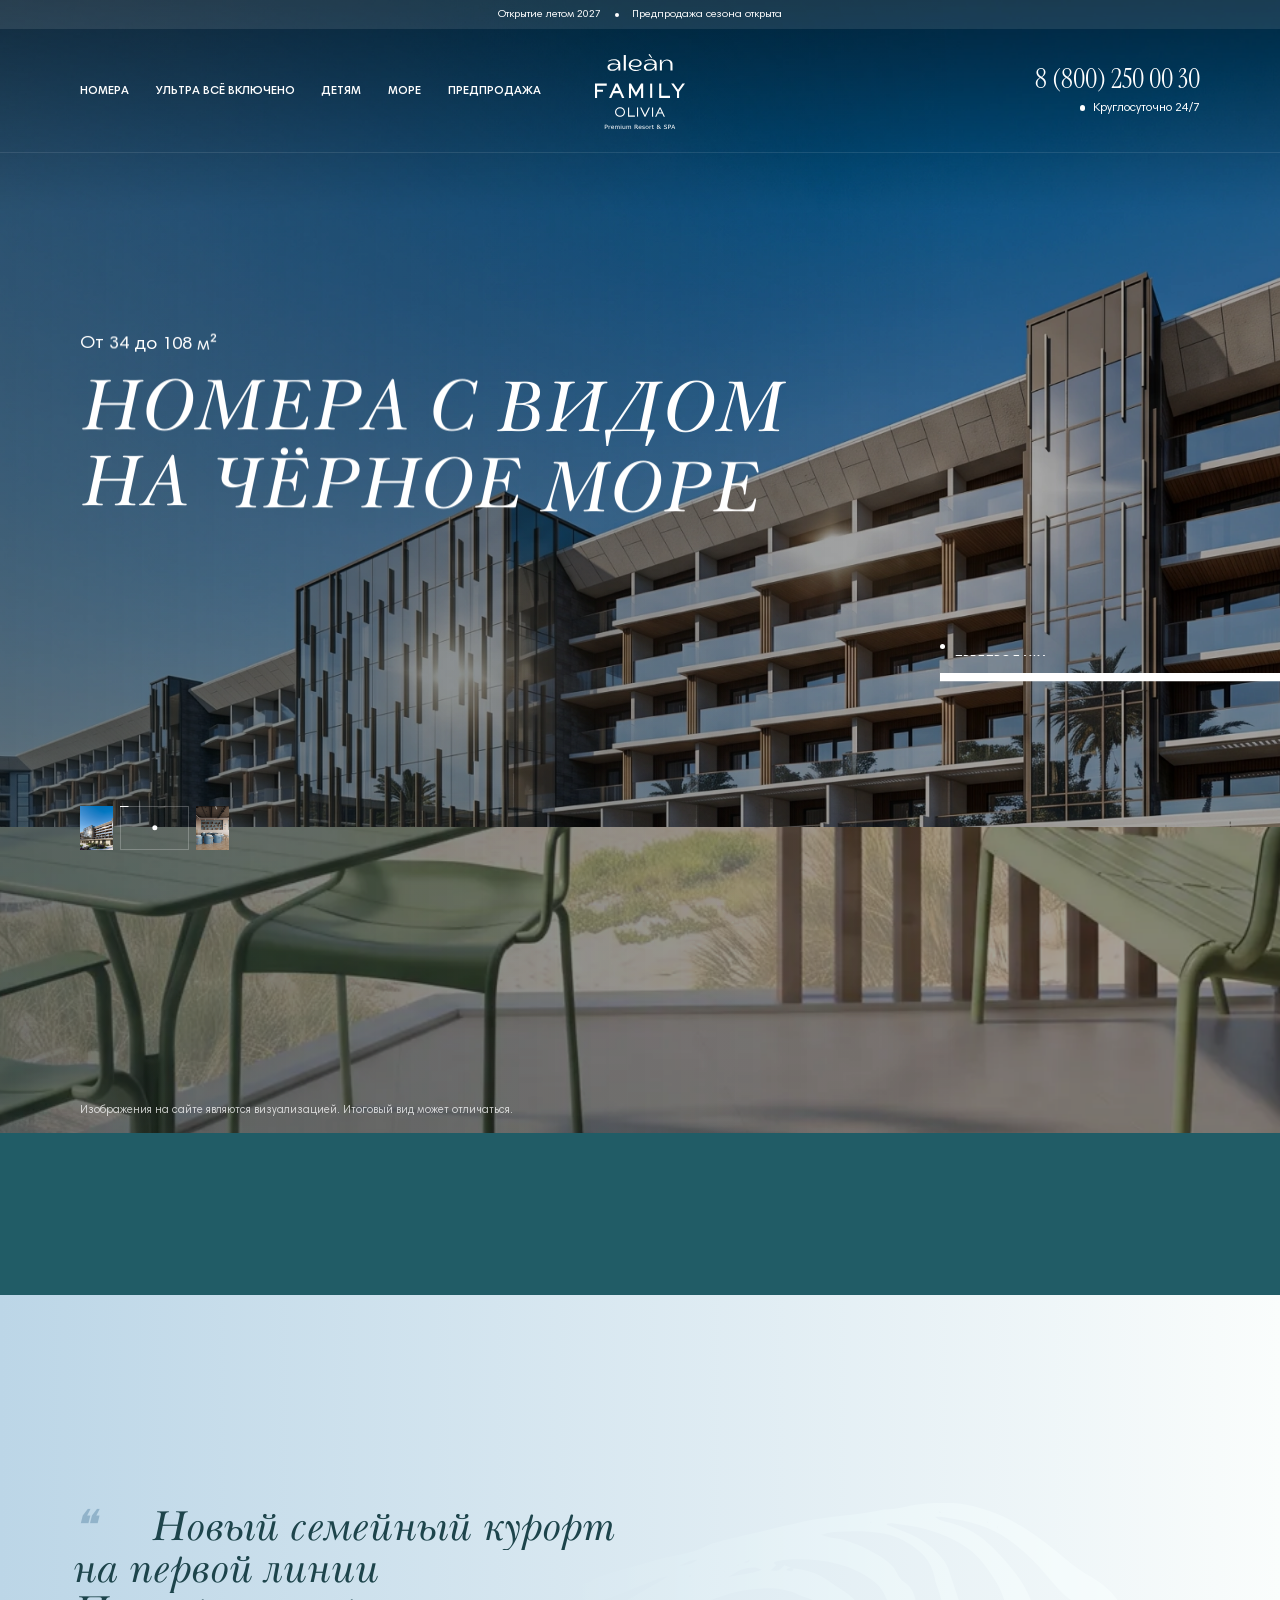
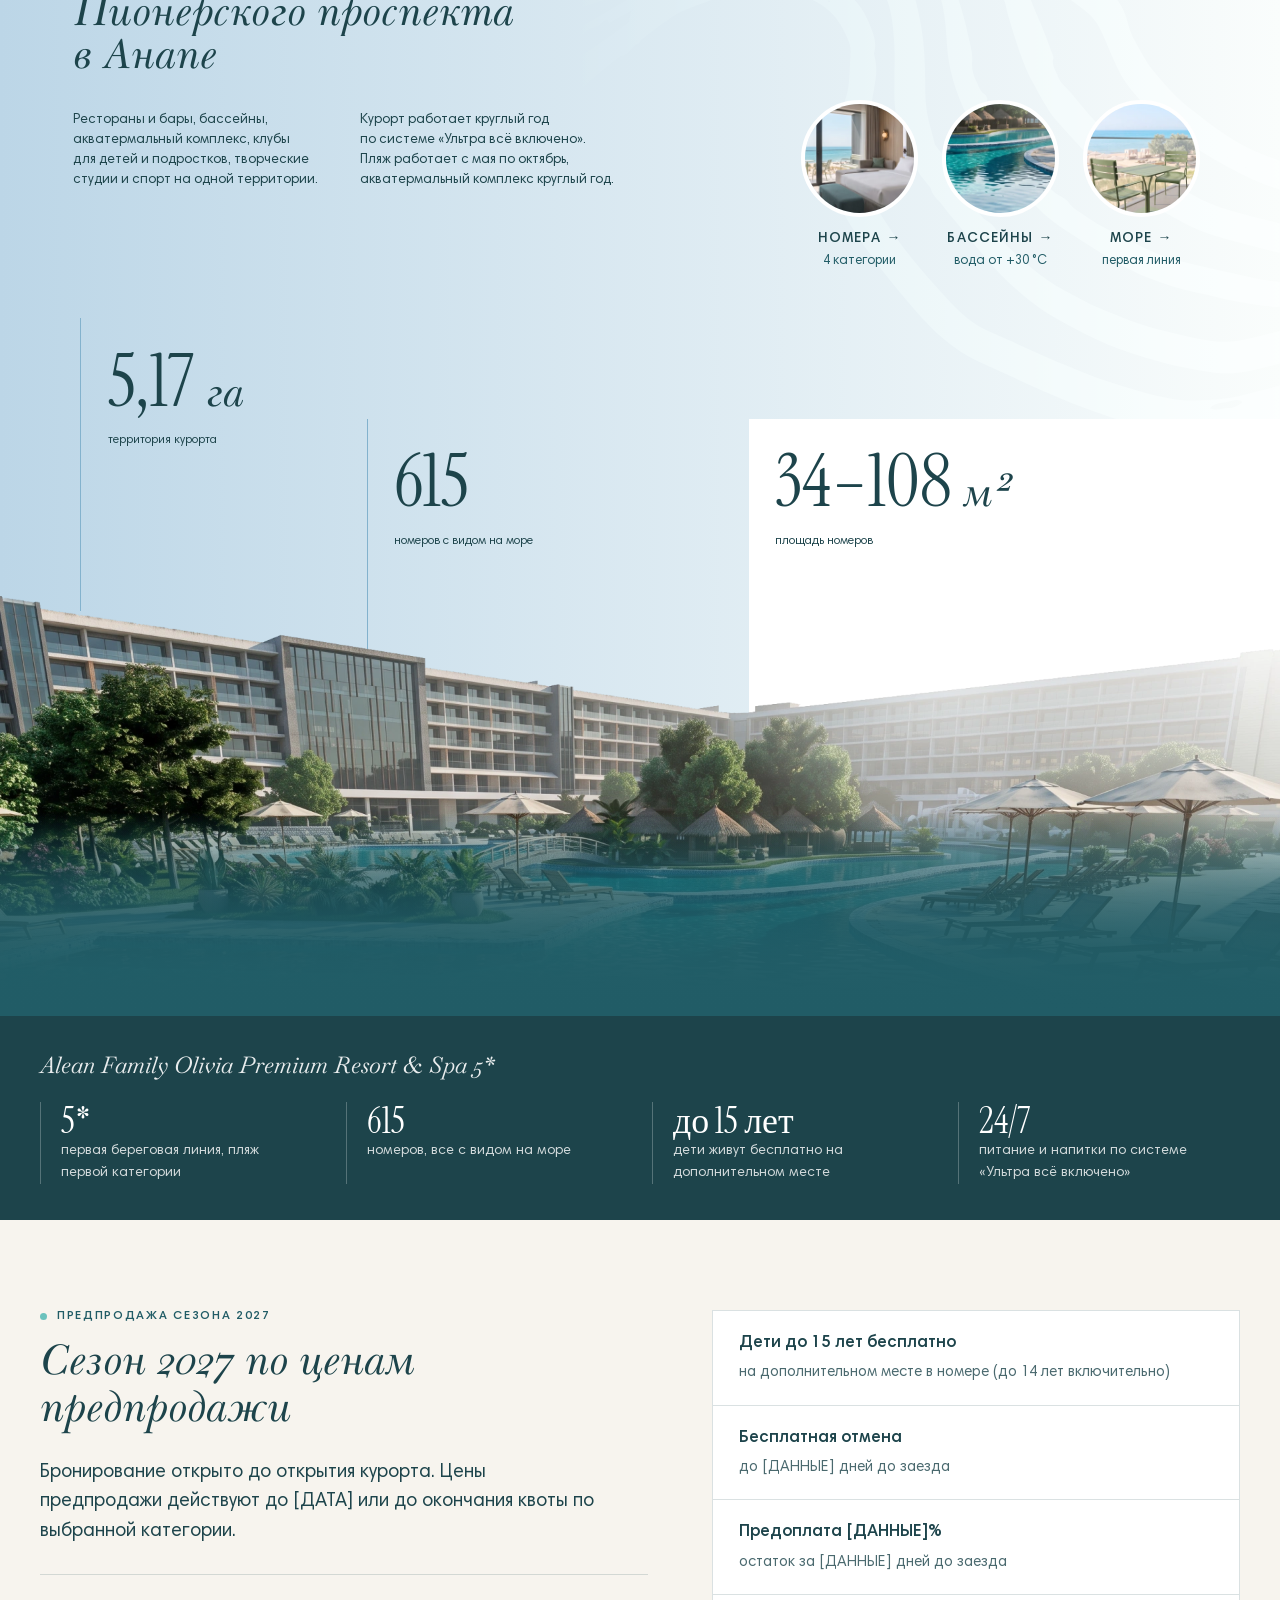
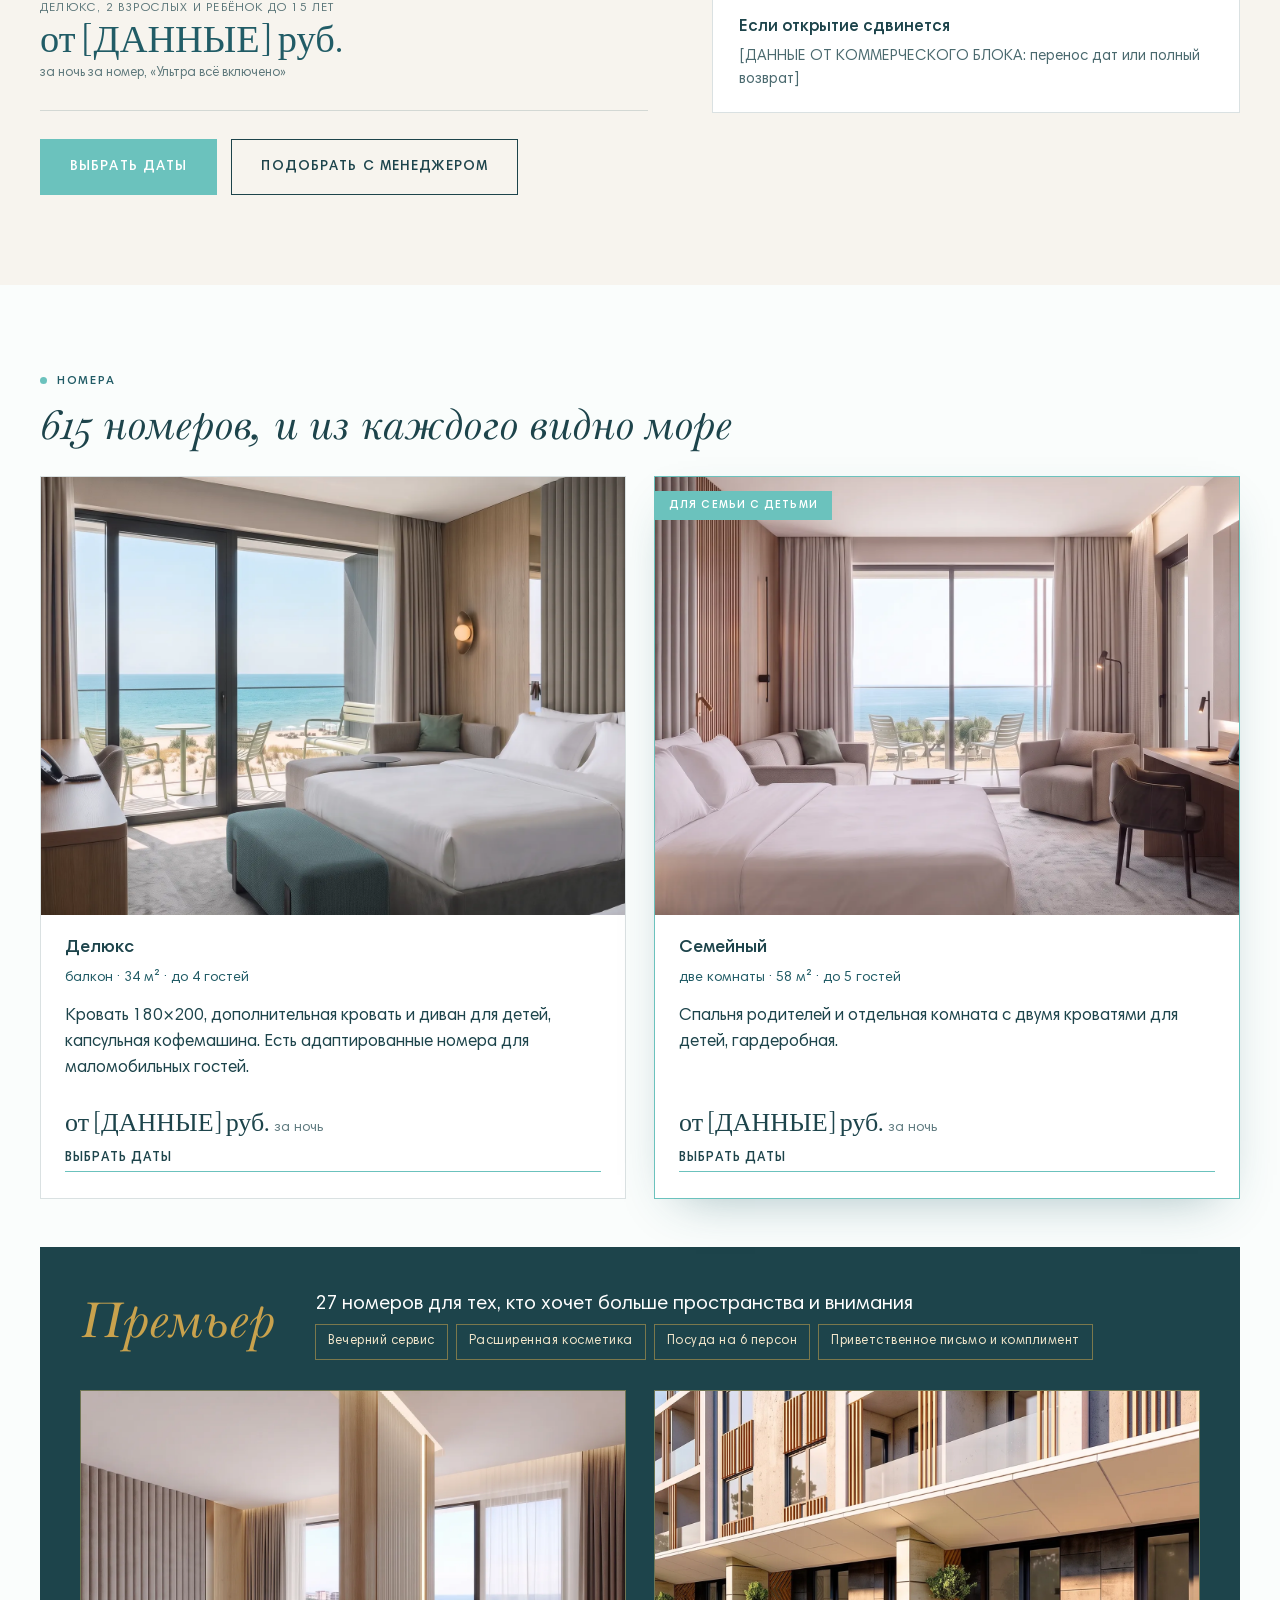
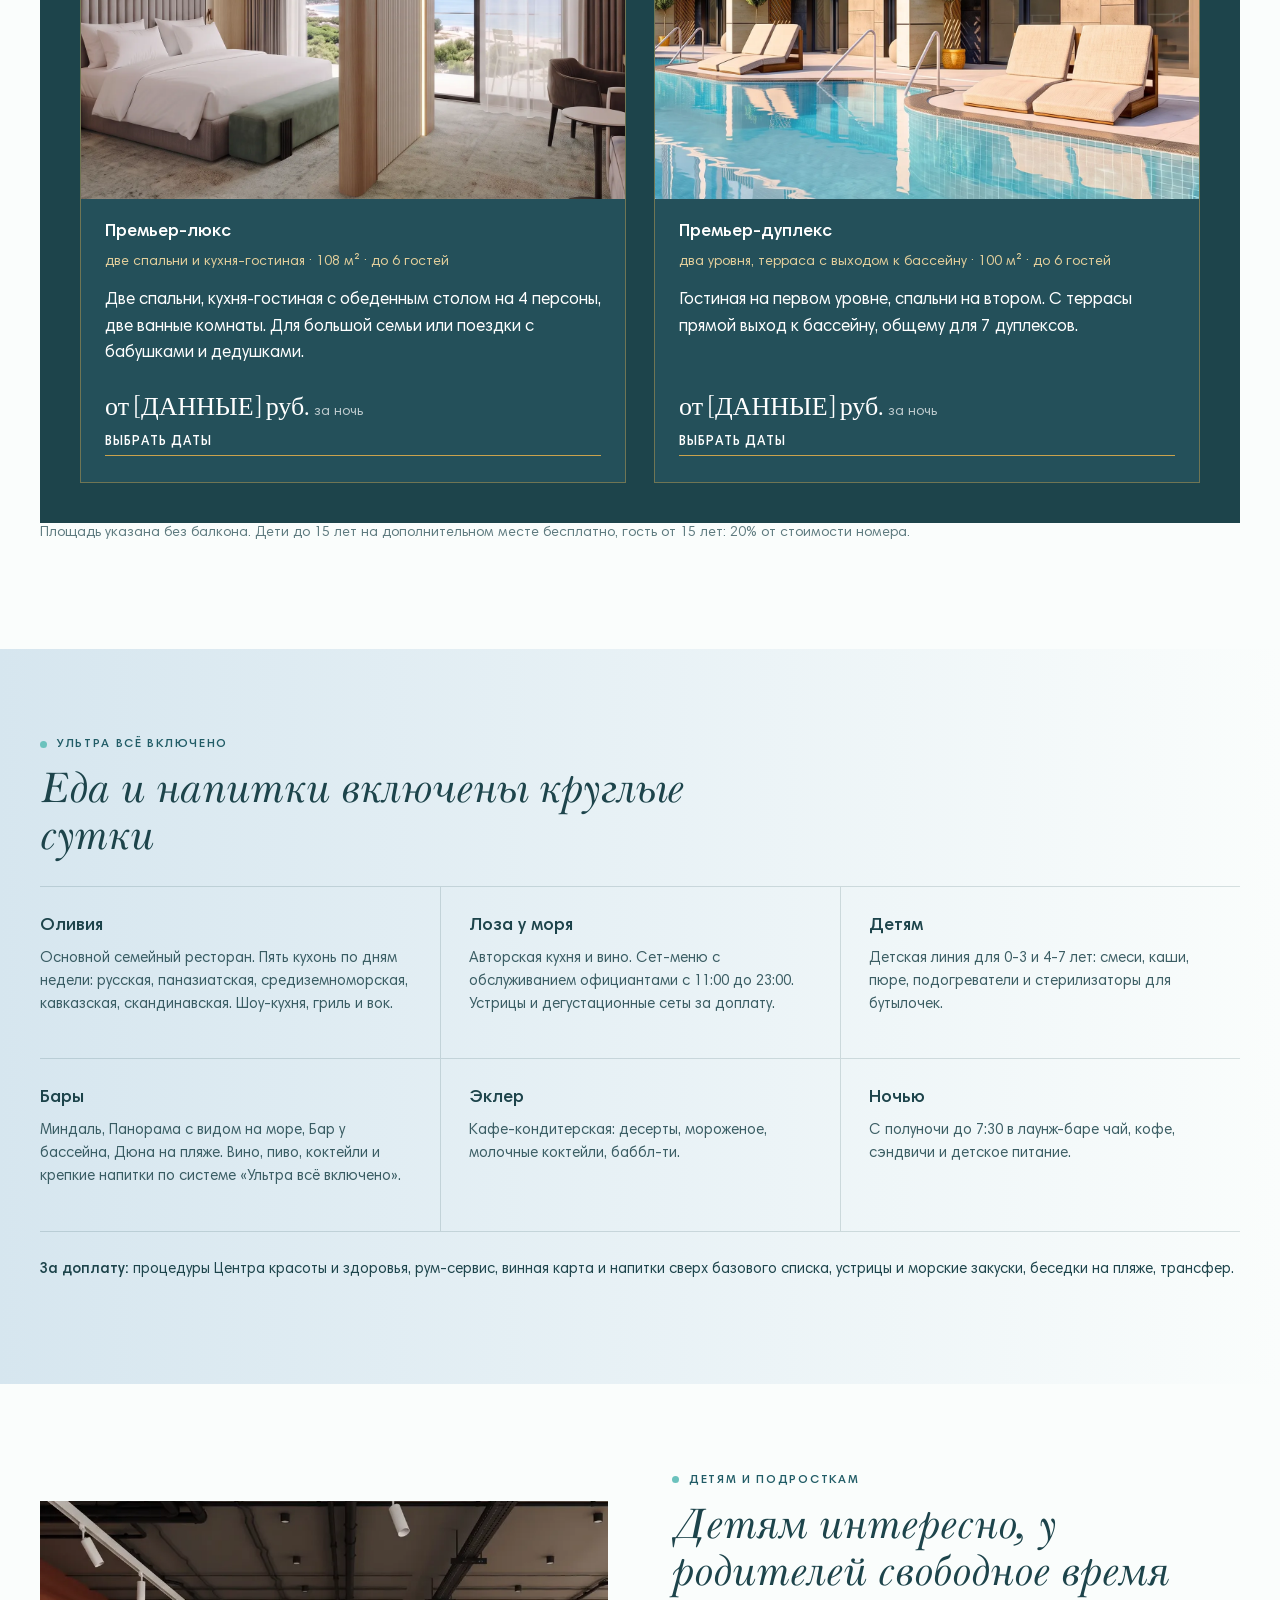
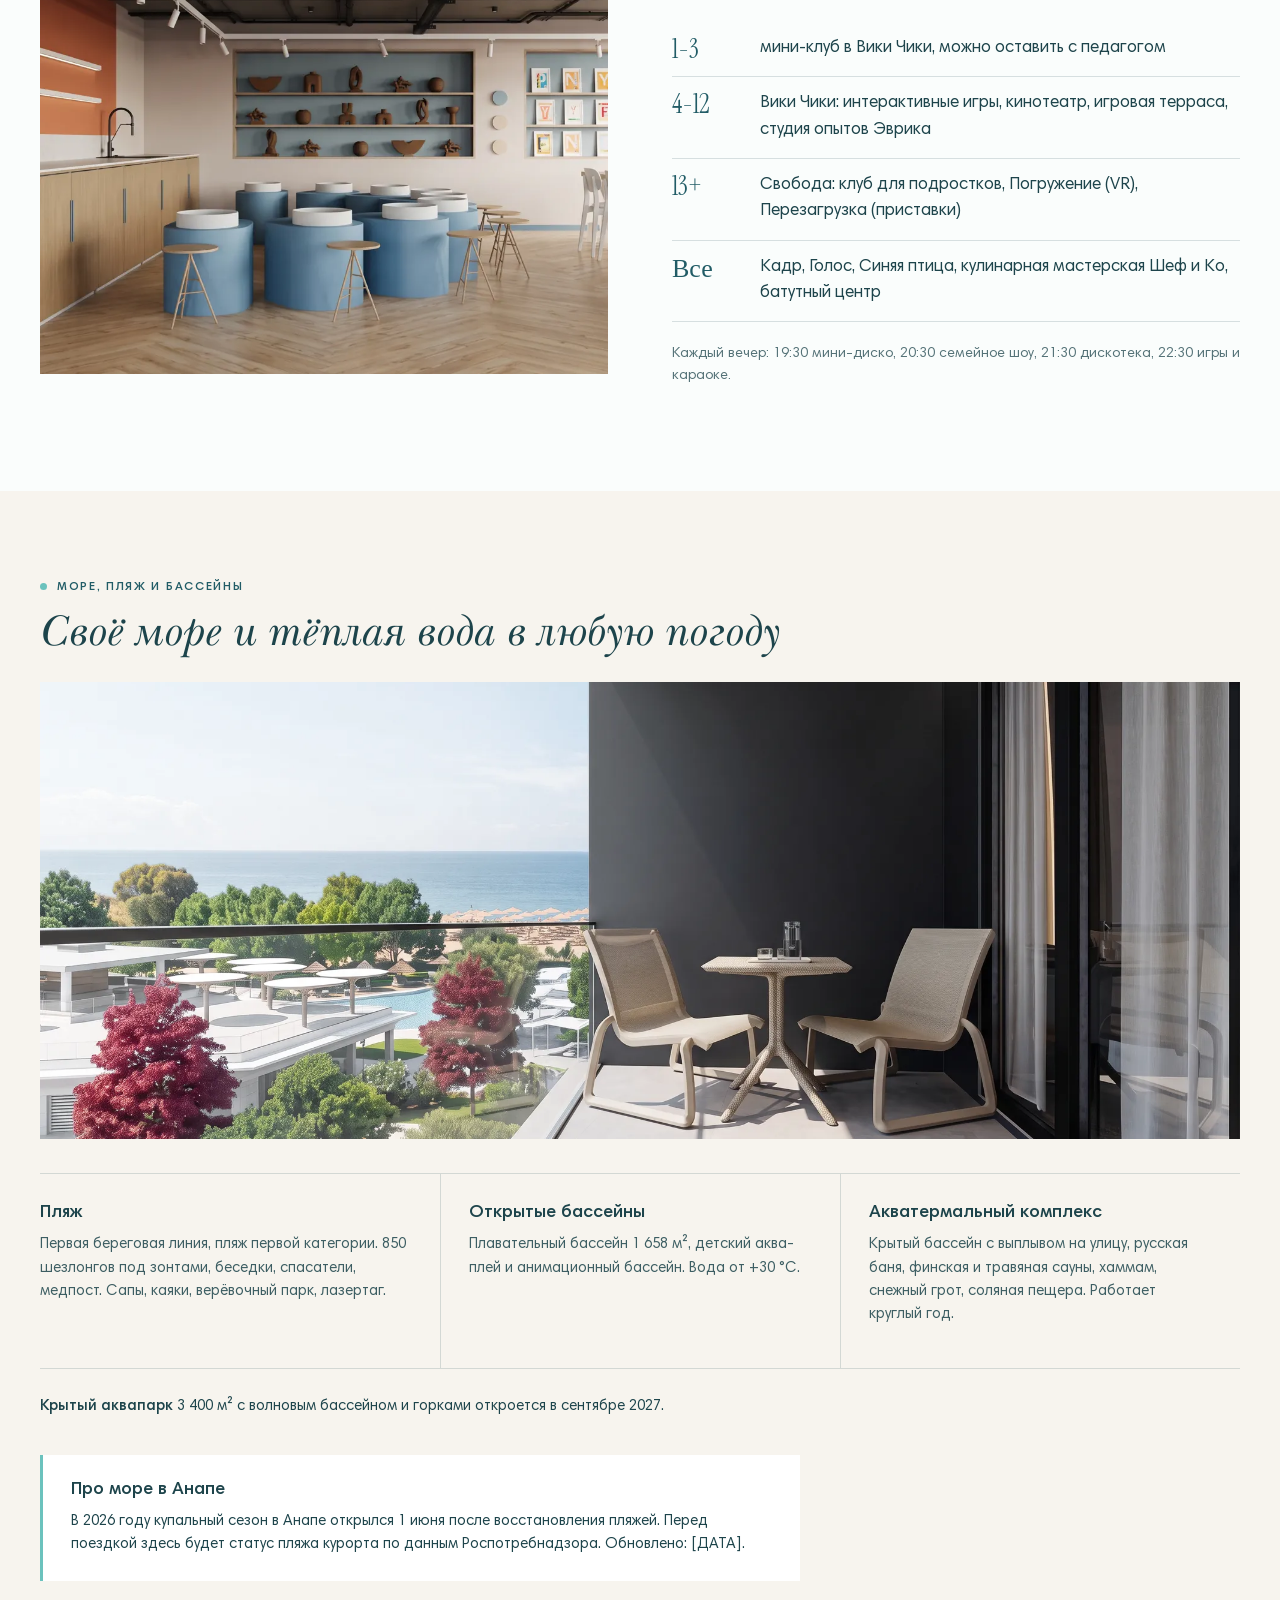
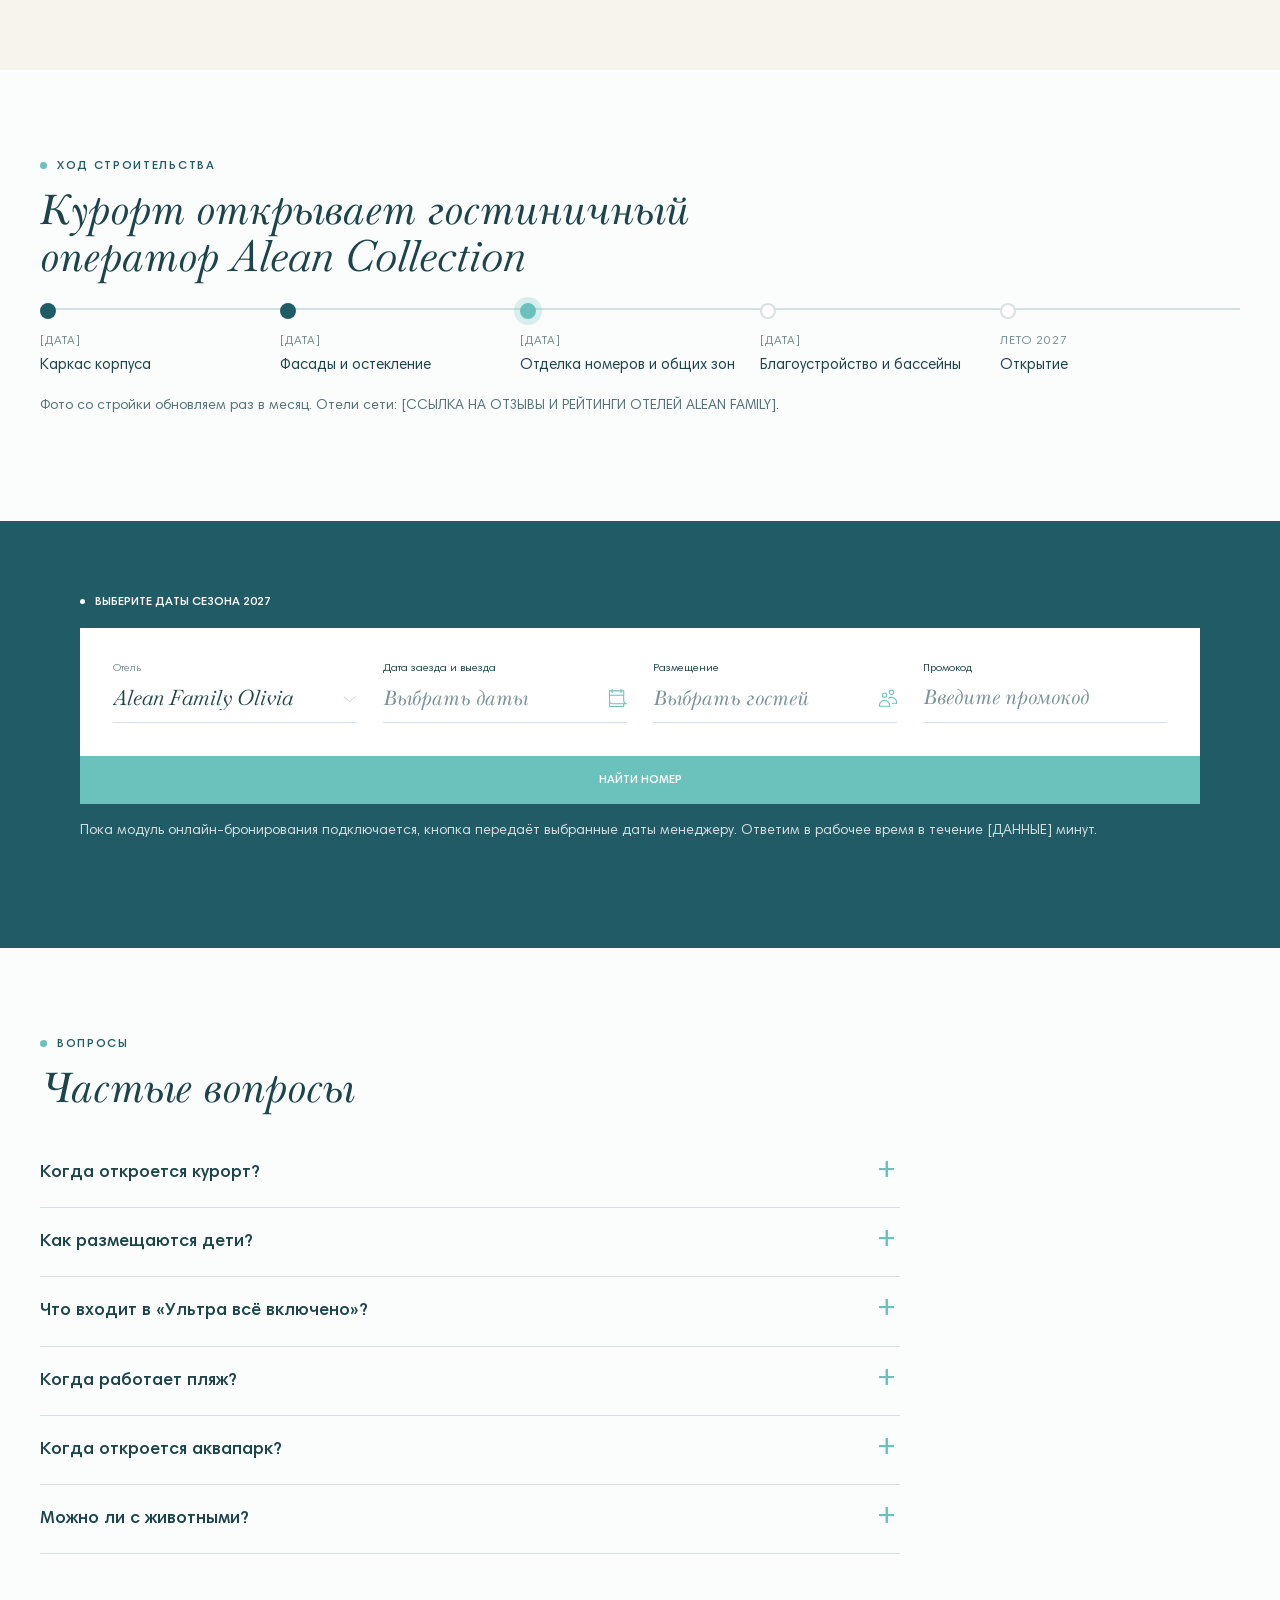
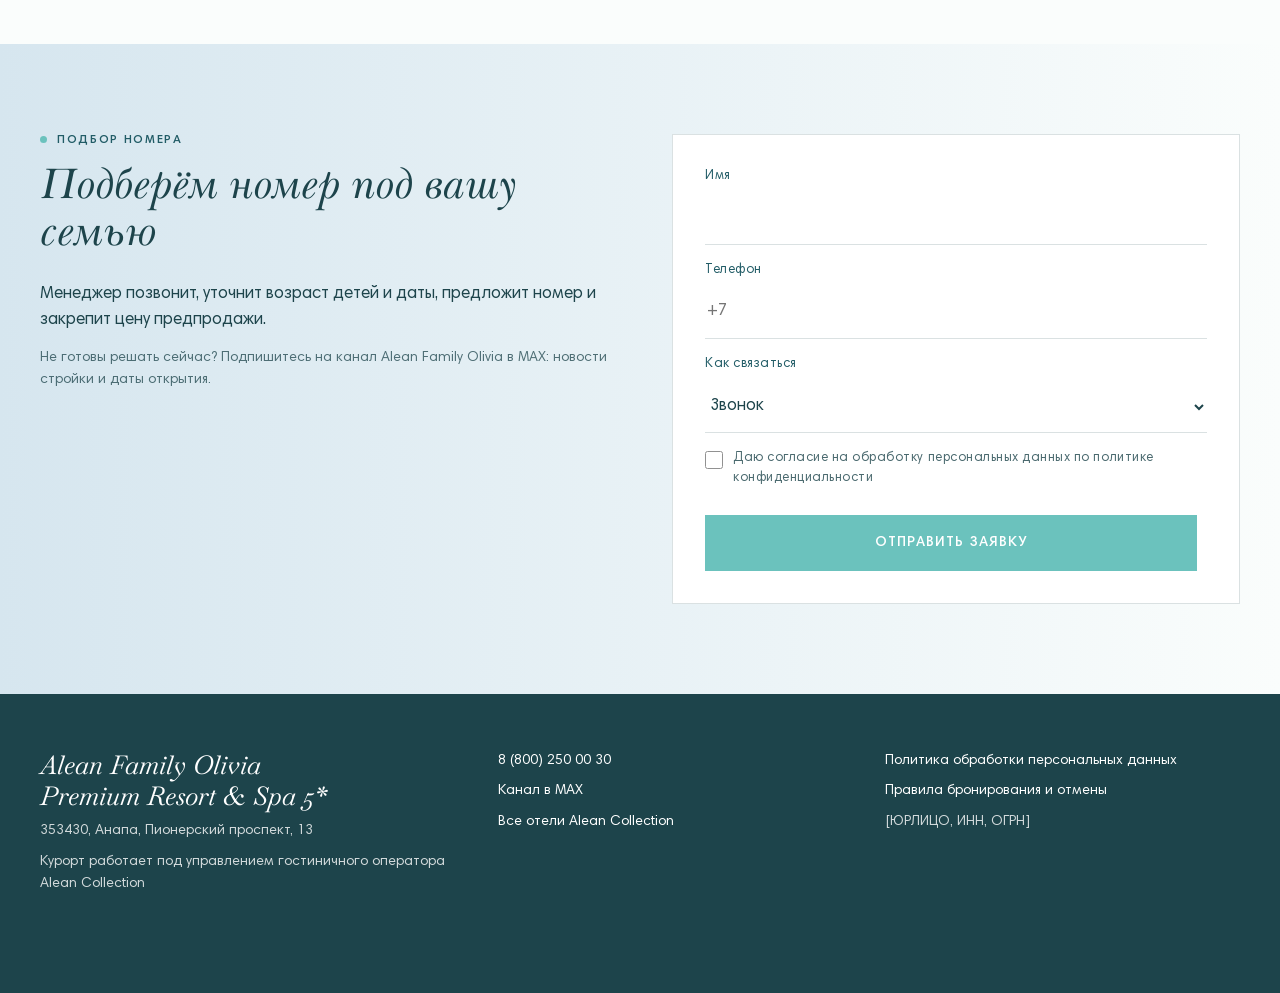
<file: concept-3/index.html>
<!doctype html>
<html lang="ru">
<head><meta name="robots" content="noindex, nofollow, noarchive">
  <meta charset="utf-8">
  <meta name="viewport" content="width=device-width, initial-scale=1">
  <title>Alean Family Olivia Premium Resort &amp; Spa 5*: семейный курорт в Анапе на первой линии, «Ультра всё включено»</title>
  <meta name="description" content="Новый семейный курорт Alean Family Olivia Premium Resort &amp; Spa 5* в Анапе: первая береговая линия, все номера с видом на море, «Ультра всё включено» круглый год. Предпродажа сезона 2027.">
  <meta property="og:title" content="Alean Family Olivia: предпродажа сезона 2027">
  <meta property="og:description" content="Семейный курорт на первой линии в Анапе. Все номера с видом на море, «Ультра всё включено», клубы для детей и подростков.">
  <meta property="og:image" content="assets/facade.webp">
  <meta property="og:type" content="website">
  <link rel="preload" href="assets/facade.webp" as="image">
  <link rel="stylesheet" href="style.css">
  <link rel="stylesheet" href="v2.css">
  <script type="application/ld+json">
  {"@context":"https://schema.org","@type":"Resort","name":"Alean Family Olivia Premium Resort & Spa","description":"Семейный курорт на первой береговой линии в Анапе, «Ультра всё включено»","address":{"@type":"PostalAddress","addressLocality":"Анапа","streetAddress":"Пионерский проспект, 13","addressCountry":"RU"},"telephone":"+7-800-250-00-30","numberOfRooms":"615","starRating":{"@type":"Rating","ratingValue":"5"},"brand":{"@type":"Brand","name":"Alean Collection"}}
  </script>
  <script defer src="vendor/gsap.min.js"></script>
  <script defer src="vendor/ScrollTrigger.min.js"></script>
  <script defer src="vendor/lenis.min.js"></script>
  <script defer src="motion.js"></script>
  <script defer src="hero-slider.js"></script>
  <script defer src="booking.js"></script>
  <script defer src="v2.js"></script>
</head>
<body>
<header>
    <p class="opening-note">Открытие летом 2027<i aria-hidden="true"></i>Предпродажа сезона открыта</p>
    <div class="header-row">
      <nav aria-label="Навигация по странице">
        <a href="#rooms">Номера</a>
        <a href="#inclusive">Ультра всё включено</a>
        <a href="#kids" class="v3-nav-desk">Детям</a>
        <a href="#sea" class="v3-nav-desk">Море</a>
        <a href="#offer">Предпродажа</a>
      </nav>
      <a class="logo" href="#top" aria-label="Alean Family Olivia Premium Resort &amp; Spa, к началу страницы"><img src="assets/logo.svg" alt=""><img class="logo-color" src="assets/logo-header-light.svg" alt=""></a>
      <div class="contact"><a class="phone" href="tel:88002500030">8 (800) 250 00 30</a><span class="available"><i></i>Круглосуточно 24/7</span></div>
    </div>
</header>
<main>
  <div class="hero-stage" id="top">
  <section class="hero" aria-labelledby="resort-name">
    <div class="hero-media"><div class="facade">
      <div class="slide-photo current"><img src="assets/facade.webp" alt="Фасад курорта Alean Family Olivia Premium Resort &amp; Spa, визуализация"></div>
      <div class="slide-photo" aria-hidden="true"><img src="assets/balcony-beach.webp" alt="Балкон номера с видом на пляж и море, визуализация"></div>
      <div class="slide-photo" aria-hidden="true"><img src="assets/kids-club.webp" alt="Пространство для детей и подростков, визуализация"></div>
    </div></div>

    <div class="hero-copy">
      <p class="location">Анапа, первая береговая линия · 5*</p>
      <h1 id="resort-name">Alean<br>Family Olivia</h1>
      <a class="action light" href="#offer"><span>Условия предпродажи</span><svg viewBox="0 0 16 16" aria-hidden="true"><path d="M2 14 14 2 M2 2h12v12"/></svg></a>
    </div>
    <div class="slide-rail"><div class="slide-controls" role="group" aria-label="Слайды о курорте">
      <button type="button" data-location="Анапа, первая береговая линия · 5*" data-title="Alean|Family Olivia">Alean Family Olivia</button>
      <button type="button" data-location="От 34 до 108 м²" data-title="Номера с видом|на Чёрное море">Номера с видом на Чёрное море</button>
      <button type="button" data-location="Под разный возраст" data-title="Для детей|и подростков">Для детей и подростков</button>
    </div></div>
    <aside class="presale" id="presale" aria-label="Предпродажа">
      <p class="eyebrow presale-label" data-text><i></i>Предпродажа</p>
      <div class="sale-card" data-wipe>
        <p class="season">Отдых в сезоне</p><p class="year">2027</p>
        <ul><li>Дети до 15 лет бесплатно</li><li>Все номера с видом на море</li><li>Ультра всё включено</li></ul>
        <a href="#rooms" class="action dark"><span>Подобрать номер</span><img src="assets/key.svg" alt=""></a>
      </div>
    </aside>
    <figure class="room" data-wipe><img src="assets/bedroom-hq.webp" alt="Номер с балконом и видом на море, визуализация"></figure>
    <img class="brush" src="assets/brush.svg" alt="" data-wipe>
    <p class="v2-render-note">Изображения на сайте являются визуализацией. Итоговый вид может отличаться.</p>
  </section>
  </div>

  <section class="about" aria-labelledby="about">
    <img class="wave" src="assets/wave.svg" alt="">
    <div class="story">
      <h2 id="about"><span class="quote" aria-hidden="true">❝</span><span data-text>Новый семейный курорт<br>на первой линии<br>Пионерского проспекта<br>в Анапе</span></h2>
      <div class="description">
        <p data-text>Рестораны и бары, бассейны,<br>акватермальный комплекс, клубы<br>для детей и подростков, творческие<br>студии и спорт на одной территории.</p>
        <p data-text>Курорт работает круглый год<br>по системе «Ультра всё включено».<br>Пляж работает с мая по октябрь,<br>акватермальный комплекс круглый год.</p>
      </div>
    </div>
    <div class="thumbs">
      <a class="v3-thumb" href="#rooms"><figure data-wipe><img src="assets/c-rooms.webp" alt=""></figure><span>Номера →</span><small>4 категории</small></a>
      <a class="v3-thumb" href="#sea"><figure data-wipe><img src="assets/c-pools.webp" alt=""></figure><span>Бассейны →</span><small>вода от +30 °C</small></a>
      <a class="v3-thumb" href="#sea"><figure data-wipe><img src="assets/c-sea.webp" alt=""></figure><span>Море →</span><small>первая линия</small></a>
    </div>
    <div class="stats">
      <div class="stat grounds" data-wipe><p><b>5,17</b><em>га</em></p><small>территория курорта</small></div>
      <div class="stat rooms" data-wipe><p><b>615</b></p><small>номеров с видом на море</small></div>
      <div class="stat area" data-wipe><p><b>34–108</b><em>м²</em></p><small>площадь номеров</small></div>
    </div>
    <div class="hotel-scene"><img class="hotel" src="assets/hotel.webp" alt="Панорама курорта с открытым бассейном, визуализация"></div>
  </section>

  <!-- ===== V3: факты ===== -->
  <section class="v2 v2-facts" aria-label="Коротко о курорте">
    <p class="v3-fullname">Alean Family Olivia Premium Resort &amp; Spa 5*</p>
    <ul>
      <li><b>5*</b><span>первая береговая линия, пляж первой категории</span></li>
      <li><b>615</b><span>номеров, все с видом на море</span></li>
      <li><b>до 15 лет</b><span>дети живут бесплатно на дополнительном месте</span></li>
      <li><b>24/7</b><span>питание и напитки по системе «Ультра всё включено»</span></li>
    </ul>
  </section>

  <!-- ===== V3: предпродажа ===== -->
  <section class="v2 v2-offer" id="offer" aria-labelledby="offer-title">
    <div class="v2-wrap v2-offer-grid">
      <div>
        <p class="v2-eyebrow">Предпродажа сезона 2027</p>
        <h2 id="offer-title" class="v2-h2">Сезон 2027 по ценам предпродажи</h2>
        <p class="v2-lead">Бронирование открыто до открытия курорта. Цены предпродажи действуют до [ДАТА] или до окончания квоты по выбранной категории.</p>
        <div class="v2-price-anchor">
          <div><small>Делюкс, 2 взрослых и ребёнок до 15 лет</small><b>от [ДАННЫЕ] руб.</b><span>за ночь за номер, «Ультра всё включено»</span></div>
        </div>
        <a class="v2-btn" href="#booking">Выбрать даты</a>
        <a class="v2-btn v2-btn-ghost" href="#lead">Подобрать с менеджером</a>
      </div>
      <ul class="v2-guarantees">
        <li><b>Дети до 15 лет бесплатно</b><span>на дополнительном месте в номере (до 14 лет включительно)</span></li>
        <li><b>Бесплатная отмена</b><span>до [ДАННЫЕ] дней до заезда</span></li>
        <li><b>Предоплата [ДАННЫЕ]%</b><span>остаток за [ДАННЫЕ] дней до заезда</span></li>
        <li><b>Если открытие сдвинется</b><span>[ДАННЫЕ ОТ КОММЕРЧЕСКОГО БЛОКА: перенос дат или полный возврат]</span></li>
      </ul>
    </div>
  </section>

  <!-- ===== V3: номера ===== -->
  <section class="v2 v2-rooms" id="rooms" aria-labelledby="rooms-title">
    <div class="v2-wrap">
      <p class="v2-eyebrow">Номера</p>
      <h2 id="rooms-title" class="v2-h2">615 номеров, и из каждого видно море</h2>
      <div class="v2-cards v2-cards-2">
        <article class="v2-card">
          <figure><img src="assets/room-deluxe.webp" alt="Номер Делюкс, визуализация" loading="lazy"></figure>
          <h3>Делюкс</h3>
          <p class="v2-meta">балкон · 34 м² · до 4 гостей</p>
          <p>Кровать 180×200, дополнительная кровать и диван для детей, капсульная кофемашина. Есть адаптированные номера для маломобильных гостей.</p>
          <p class="v2-price">от [ДАННЫЕ] руб. <span>за ночь</span></p>
          <a class="v2-link" href="#booking">Выбрать даты</a>
        </article>
        <article class="v2-card v2-card-reco">
          <span class="v2-badge">Для семьи с детьми</span>
          <figure><img src="assets/room-family.webp" alt="Номер Семейный, визуализация" loading="lazy"></figure>
          <h3>Семейный</h3>
          <p class="v2-meta">две комнаты · 58 м² · до 5 гостей</p>
          <p>Спальня родителей и отдельная комната с двумя кроватями для детей, гардеробная.</p>
          <p class="v2-price">от [ДАННЫЕ] руб. <span>за ночь</span></p>
          <a class="v2-link" href="#booking">Выбрать даты</a>
        </article>
      </div>

      <div class="v3-premier">
        <div class="v3-premier-head">
          <p class="v3-premier-label">Премьер</p>
          <h3 class="v3-premier-title">27 номеров для тех, кто хочет больше пространства и внимания</h3>
          <ul class="v3-premier-perks">
            <li>Вечерний сервис</li><li>Расширенная косметика</li><li>Посуда на 6 персон</li><li>Приветственное письмо и комплимент</li>
          </ul>
        </div>
        <div class="v2-cards v2-cards-2">
          <article class="v2-card v3-card-premier">
            <figure><img src="assets/room-premier-suite.webp" alt="Премьер-люкс, визуализация" loading="lazy"></figure>
            <h3>Премьер-люкс</h3>
            <p class="v2-meta">две спальни и кухня-гостиная · 108 м² · до 6 гостей</p>
            <p>Две спальни, кухня-гостиная с обеденным столом на 4 персоны, две ванные комнаты. Для большой семьи или поездки с бабушками и дедушками.</p>
            <p class="v2-price">от [ДАННЫЕ] руб. <span>за ночь</span></p>
            <a class="v2-link" href="#booking">Выбрать даты</a>
          </article>
          <article class="v2-card v3-card-premier">
            <figure><img src="assets/room-premier-duplex.webp" alt="Премьер-дуплекс, терраса у бассейна, визуализация" loading="lazy"></figure>
            <h3>Премьер-дуплекс</h3>
            <p class="v2-meta">два уровня, терраса с выходом к бассейну · 100 м² · до 6 гостей</p>
            <p>Гостиная на первом уровне, спальни на втором. С террасы прямой выход к бассейну, общему для 7 дуплексов.</p>
            <p class="v2-price">от [ДАННЫЕ] руб. <span>за ночь</span></p>
            <a class="v2-link" href="#booking">Выбрать даты</a>
          </article>
        </div>
      </div>
      <p class="v2-note">Площадь указана без балкона. Дети до 15 лет на дополнительном месте бесплатно, гость от 15 лет: 20% от стоимости номера.</p>
    </div>
  </section>

  <!-- ===== V3: ультра всё включено ===== -->
  <section class="v2 v2-inclusive" id="inclusive" aria-labelledby="inc-title">
    <div class="v2-wrap">
      <p class="v2-eyebrow">Ультра всё включено</p>
      <h2 id="inc-title" class="v2-h2">Еда и напитки включены круглые сутки</h2>
      <div class="v2-inc-grid">
        <div><h3>Оливия</h3><p>Основной семейный ресторан. Пять кухонь по дням недели: русская, паназиатская, средиземноморская, кавказская, скандинавская. Шоу-кухня, гриль и вок.</p></div>
        <div><h3>Лоза у моря</h3><p>Авторская кухня и вино. Сет-меню с обслуживанием официантами с 11:00 до 23:00. Устрицы и дегустационные сеты за доплату.</p></div>
        <div><h3>Детям</h3><p>Детская линия для 0-3 и 4-7 лет: смеси, каши, пюре, подогреватели и стерилизаторы для бутылочек.</p></div>
        <div><h3>Бары</h3><p>Миндаль, Панорама с видом на море, Бар у бассейна, Дюна на пляже. Вино, пиво, коктейли и крепкие напитки по системе «Ультра всё включено».</p></div>
        <div><h3>Эклер</h3><p>Кафе-кондитерская: десерты, мороженое, молочные коктейли, баббл-ти.</p></div>
        <div><h3>Ночью</h3><p>С полуночи до 7:30 в лаунж-баре чай, кофе, сэндвичи и детское питание.</p></div>
      </div>
      <p class="v2-extra"><b>За доплату:</b> процедуры Центра красоты и здоровья, рум-сервис, винная карта и напитки сверх базового списка, устрицы и морские закуски, беседки на пляже, трансфер.</p>
    </div>
  </section>

  <!-- ===== V3: дети ===== -->
  <section class="v2 v2-kids" id="kids" aria-labelledby="kids-title">
    <div class="v2-wrap v2-split">
      <figure><img src="assets/v2-kids.webp" alt="Пространство для детей, визуализация" loading="lazy"></figure>
      <div>
        <p class="v2-eyebrow">Детям и подросткам</p>
        <h2 id="kids-title" class="v2-h2">Детям интересно, у родителей свободное время</h2>
        <ul class="v2-ages">
          <li><b>1-3</b><span>мини-клуб в Вики Чики, можно оставить с педагогом</span></li>
          <li><b>4-12</b><span>Вики Чики: интерактивные игры, кинотеатр, игровая терраса, студия опытов Эврика</span></li>
          <li><b>13+</b><span>Свобода: клуб для подростков, Погружение (VR), Перезагрузка (приставки)</span></li>
          <li><b>Все</b><span>Кадр, Голос, Синяя птица, кулинарная мастерская Шеф и Ко, батутный центр</span></li>
        </ul>
        <p class="v2-small">Каждый вечер: 19:30 мини-диско, 20:30 семейное шоу, 21:30 дискотека, 22:30 игры и караоке.</p>
      </div>
    </div>
  </section>

  <!-- ===== V3: вода и пляж ===== -->
  <section class="v2 v2-sea" id="sea" aria-labelledby="sea-title">
    <div class="v2-wrap">
      <p class="v2-eyebrow">Море, пляж и бассейны</p>
      <h2 id="sea-title" class="v2-h2">Своё море и тёплая вода в любую погоду</h2>
      <figure class="v3-wide"><img src="assets/balcony-pools.webp" alt="Вид с балкона на бассейны и море, визуализация" loading="lazy"></figure>
      <div class="v2-inc-grid">
        <div><h3>Пляж</h3><p>Первая береговая линия, пляж первой категории. 850 шезлонгов под зонтами, беседки, спасатели, медпост. Сапы, каяки, верёвочный парк, лазертаг.</p></div>
        <div><h3>Открытые бассейны</h3><p>Плавательный бассейн 1 658 м², детский аква-плей и анимационный бассейн. Вода от +30 °C.</p></div>
        <div><h3>Акватермальный комплекс</h3><p>Крытый бассейн с выплывом на улицу, русская баня, финская и травяная сауны, хаммам, снежный грот, соляная пещера. Работает круглый год.</p></div>
      </div>
      <p class="v2-extra"><b>Крытый аквапарк</b> 3 400 м² с волновым бассейном и горками откроется в сентябре 2027.</p>
      <div class="v2-seanote">
        <h3>Про море в Анапе</h3>
        <p>В 2026 году купальный сезон в Анапе открылся 1 июня после восстановления пляжей. Перед поездкой здесь будет статус пляжа курорта по данным Роспотребнадзора. Обновлено: [ДАТА].</p>
      </div>
    </div>
  </section>

  <!-- ===== V3: доверие ===== -->
  <section class="v2 v2-trust" aria-labelledby="trust-title">
    <div class="v2-wrap">
      <p class="v2-eyebrow">Ход строительства</p>
      <h2 id="trust-title" class="v2-h2">Курорт открывает гостиничный оператор Alean Collection</h2>
      <ol class="v2-progress">
        <li class="done"><time>[ДАТА]</time><span>Каркас корпуса</span></li>
        <li class="done"><time>[ДАТА]</time><span>Фасады и остекление</span></li>
        <li class="now"><time>[ДАТА]</time><span>Отделка номеров и общих зон</span></li>
        <li><time>[ДАТА]</time><span>Благоустройство и бассейны</span></li>
        <li><time>Лето 2027</time><span>Открытие</span></li>
      </ol>
      <p class="v2-small">Фото со стройки обновляем раз в месяц. Отели сети: [ССЫЛКА НА ОТЗЫВЫ И РЕЙТИНГИ ОТЕЛЕЙ ALEAN FAMILY].</p>
    </div>
  </section>

  <!-- ===== Бронирование (V1, доработано) ===== -->
  <section class="booking" id="booking" aria-labelledby="booking-title">
    <h2 id="booking-title" class="eyebrow" data-text><i></i>Выберите даты сезона 2027</h2>
    <div class="booking-panel" data-wipe>
      <div class="booking-fields">
        <button class="field filled" type="button" aria-controls="hotels" aria-expanded="false">
          <span class="field-label">Отель</span><span class="field-value"><span data-roll>Alean Family Olivia</span><svg viewBox="0 0 20 16" aria-hidden="true"><path d="m1 5 9 8 9-8"/></svg></span>
        </button>
        <button class="field" type="button" aria-controls="dates" aria-expanded="false">
          <span class="field-label">Дата заезда и выезда</span><span class="field-value"><span data-roll>Выбрать даты</span><i class="picker-icon calendar-icon" aria-hidden="true"></i></span>
        </button>
        <button class="field" type="button" aria-controls="guests" aria-expanded="false">
          <span class="field-label">Размещение</span><span class="field-value"><span data-roll>Выбрать гостей</span><i class="picker-icon guests-icon" aria-hidden="true"></i></span>
        </button>
        <label class="field promo"><span class="field-label">Промокод</span><span class="promo-control"><input class="field-value" type="text" name="promo" placeholder="Введите промокод" autocomplete="off"><span class="field-value promo-roll" aria-hidden="true"></span></span></label>
      </div>
      <button class="search-rooms" type="button"><span>Найти номер</span></button>
    </div>
    <p class="v2-booking-hint">Пока модуль онлайн-бронирования подключается, кнопка передаёт выбранные даты менеджеру. Ответим в рабочее время в течение [ДАННЫЕ] минут.</p>
  </section>

  <!-- ===== V3: вопросы ===== -->
  <section class="v2 v2-faq" id="faq" aria-labelledby="faq-title">
    <div class="v2-wrap">
      <p class="v2-eyebrow">Вопросы</p>
      <h2 id="faq-title" class="v2-h2">Частые вопросы</h2>
      <details><summary>Когда откроется курорт?</summary><p>Летом 2027 года. Дату первого заезда сообщим всем, кто забронировал или оставил контакт. Если открытие сдвинется: [ДАННЫЕ ОТ КОММЕРЧЕСКОГО БЛОКА].</p></details>
      <details><summary>Как размещаются дети?</summary><p>Дети до 15 лет (до 14 лет включительно) живут бесплатно на дополнительном месте. Гость от 15 лет на дополнительном месте: 20% от стоимости номера.</p></details>
      <details><summary>Что входит в «Ультра всё включено»?</summary><p>Питание 24 часа в сутки, напитки в ресторанах и барах, детские клубы, бассейны, пляж, акватермальный комплекс, анимация и спорт. За доплату: процедуры Центра красоты и здоровья, рум-сервис, винная карта, устрицы, беседки на пляже.</p></details>
      <details><summary>Когда работает пляж?</summary><p>С июня по сентябрь с 8:00 до 20:00, в мае и октябре с 9:00 до 18:00. Акватермальный комплекс с подогреваемым бассейном работает круглый год.</p></details>
      <details><summary>Когда откроется аквапарк?</summary><p>Крытый аквапарк откроется в сентябре 2027. До этого работают открытые подогреваемые бассейны и бассейн акватермального комплекса.</p></details>
      <details><summary>Можно ли с животными?</summary><p>Нет, проживание с животными не допускается.</p></details>
    </div>
  </section>

  <!-- ===== V2: заявка ===== -->
  <section class="v2 v2-request" id="lead" aria-labelledby="lead-title">
    <div class="v2-wrap v2-lead-grid">
      <div>
        <p class="v2-eyebrow">Подбор номера</p>
        <h2 id="lead-title" class="v2-h2">Подберём номер под вашу семью</h2>
        <p>Менеджер позвонит, уточнит возраст детей и даты, предложит номер и закрепит цену предпродажи.</p>
        <p class="v2-small">Не готовы решать сейчас? Подпишитесь на <a href="[ССЫЛКА НА КАНАЛ В MAX]">канал Alean Family Olivia в MAX</a>: новости стройки и даты открытия.</p>
      </div>
      <form class="v2-form" novalidate>
        <label>Имя<input name="name" type="text" autocomplete="name" required></label>
        <label>Телефон<input name="phone" type="tel" autocomplete="tel" placeholder="+7" required></label>
        <label>Как связаться
          <select name="channel"><option>Звонок</option><option>Сообщение в MAX</option></select>
        </label>
        <input type="hidden" name="summary">
        <p class="v2-summary" aria-live="polite"></p>
        <label class="v2-check"><input type="checkbox" name="consent" required><span>Даю согласие на обработку персональных данных по <a href="[ССЫЛКА НА ПОЛИТИКУ]">политике конфиденциальности</a></span></label>
        <button class="v2-btn" type="submit">Отправить заявку</button>
        <p class="v2-form-ok" hidden>Спасибо. Менеджер свяжется с вами в течение [ДАННЫЕ] минут. </p>
      </form>
    </div>
  </section>
</main>

<footer class="v2-footer">
  <div class="v2-wrap v2-footer-grid">
    <div>
      <p class="v2-footer-brand">Alean Family Olivia<br>Premium Resort &amp; Spa 5*</p>
      <p>353430, Анапа, Пионерский проспект, 13</p>
      <p>Курорт работает под управлением гостиничного оператора Alean Collection</p>
    </div>
    <div>
      <a href="tel:88002500030">8 (800) 250 00 30</a>
      <a href="[ССЫЛКА НА КАНАЛ В MAX]">Канал в MAX</a>
      <a href="[ССЫЛКА]">Все отели Alean Collection</a>
    </div>
    <div>
      <a href="[ССЫЛКА НА ПОЛИТИКУ]">Политика обработки персональных данных</a>
      <a href="[ССЫЛКА]">Правила бронирования и отмены</a>
      <p>[ЮРЛИЦО, ИНН, ОГРН]</p>
    </div>
  </div>
</footer>

<div class="v2-sticky" aria-hidden="true">
  <a class="v2-btn" href="#booking">Выбрать даты</a>
  <a class="v2-sticky-call" href="tel:88002500030" aria-label="Позвонить">Позвонить</a>
</div>

<div id="hotels" class="picker hotel-options" popover="manual" role="group" aria-label="Выберите отель" data-lenis-prevent>
  <button type="button" aria-pressed="true">Alean Family Olivia</button>
</div>
<div id="dates" class="picker calendar" popover="manual" role="group" aria-label="Выберите даты поездки" data-lenis-prevent>
  <div class="month-nav"><button type="button" data-month="-1" aria-label="Предыдущий месяц">‹</button><strong aria-live="polite"></strong><button type="button" data-month="1" aria-label="Следующий месяц">›</button></div>
  <p class="range-hint" aria-live="polite"></p>
  <div class="weekdays" aria-hidden="true"><span>Пн</span><span>Вт</span><span>Ср</span><span>Чт</span><span>Пт</span><span>Сб</span><span>Вс</span></div>
  <div class="days"></div>
</div>
<div id="guests" class="picker guest-options" popover="manual" role="group" aria-label="Количество гостей" data-lenis-prevent>
  <fieldset><legend>Взрослые</legend><div class="guest-choices" data-group="adults"></div></fieldset>
  <fieldset><legend>Дети</legend><div class="guest-choices" data-group="children"></div></fieldset>
</div>
</body>
</html>
</file>
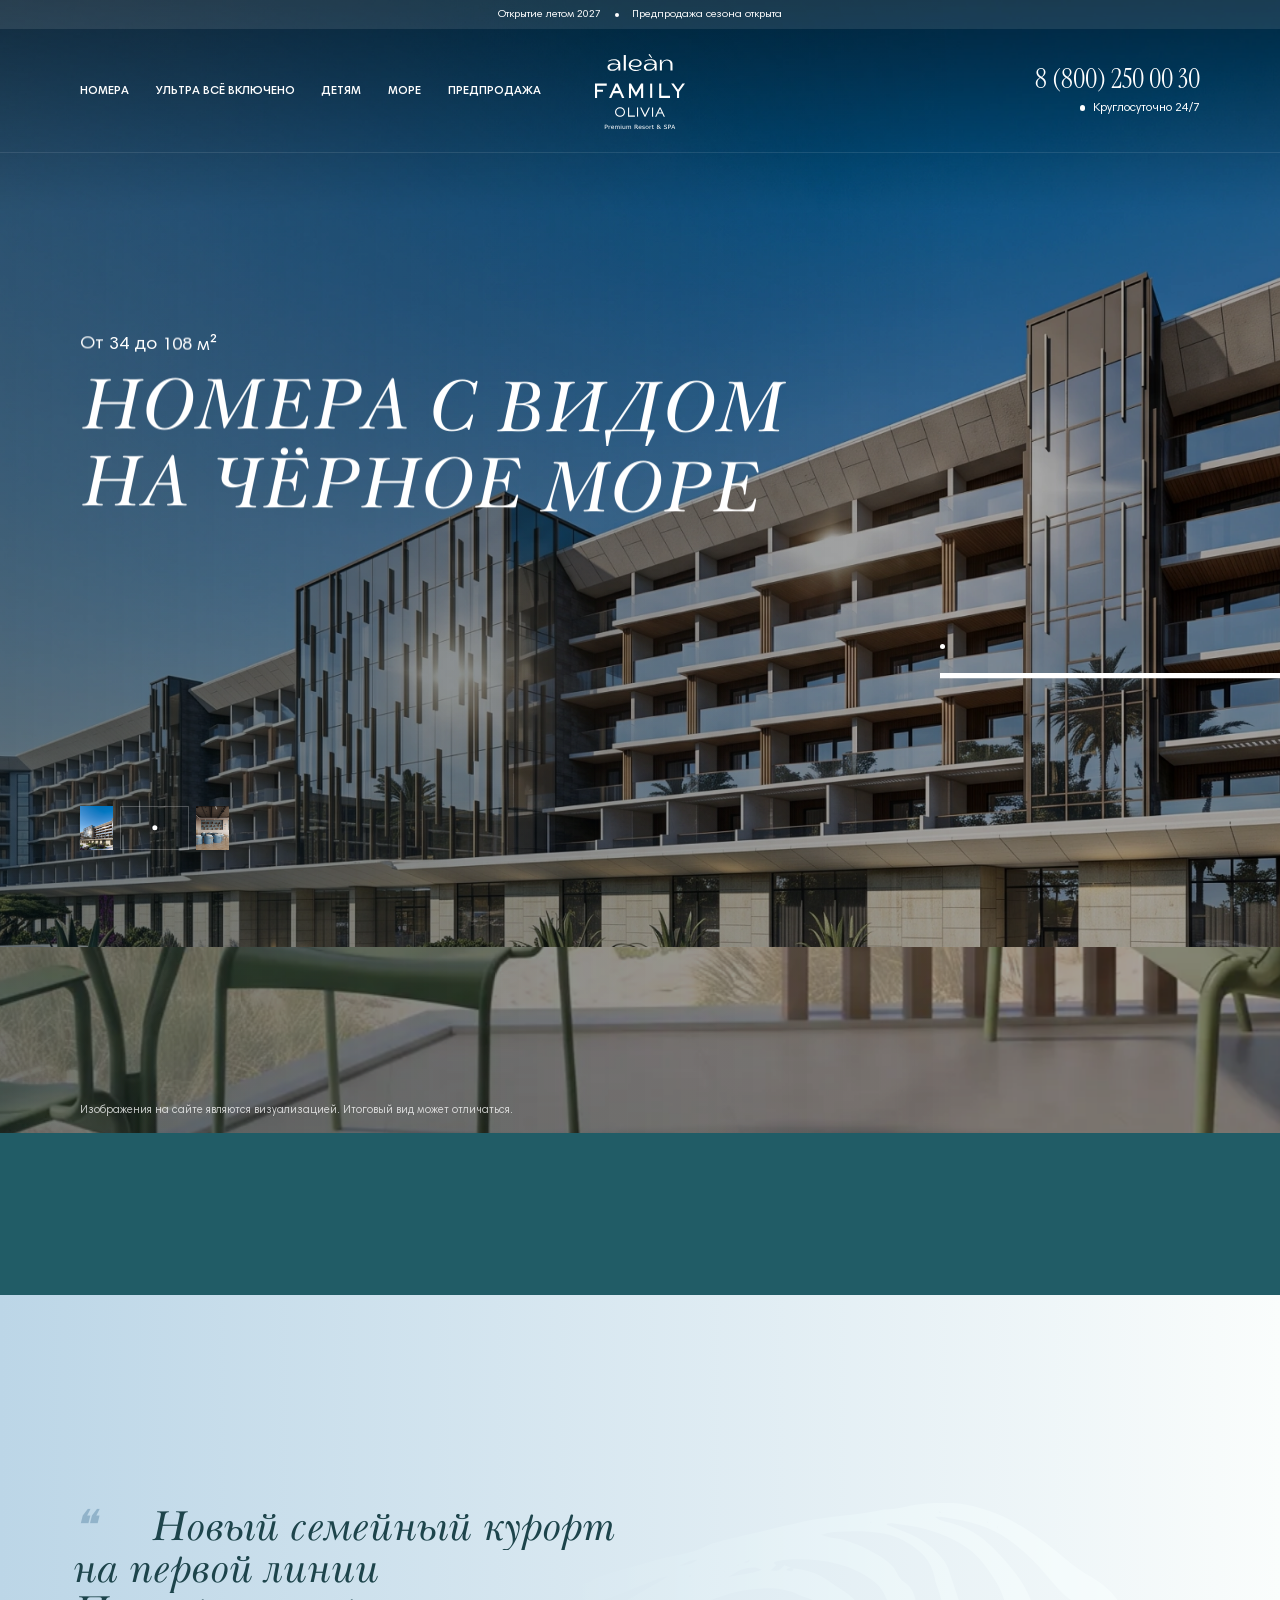
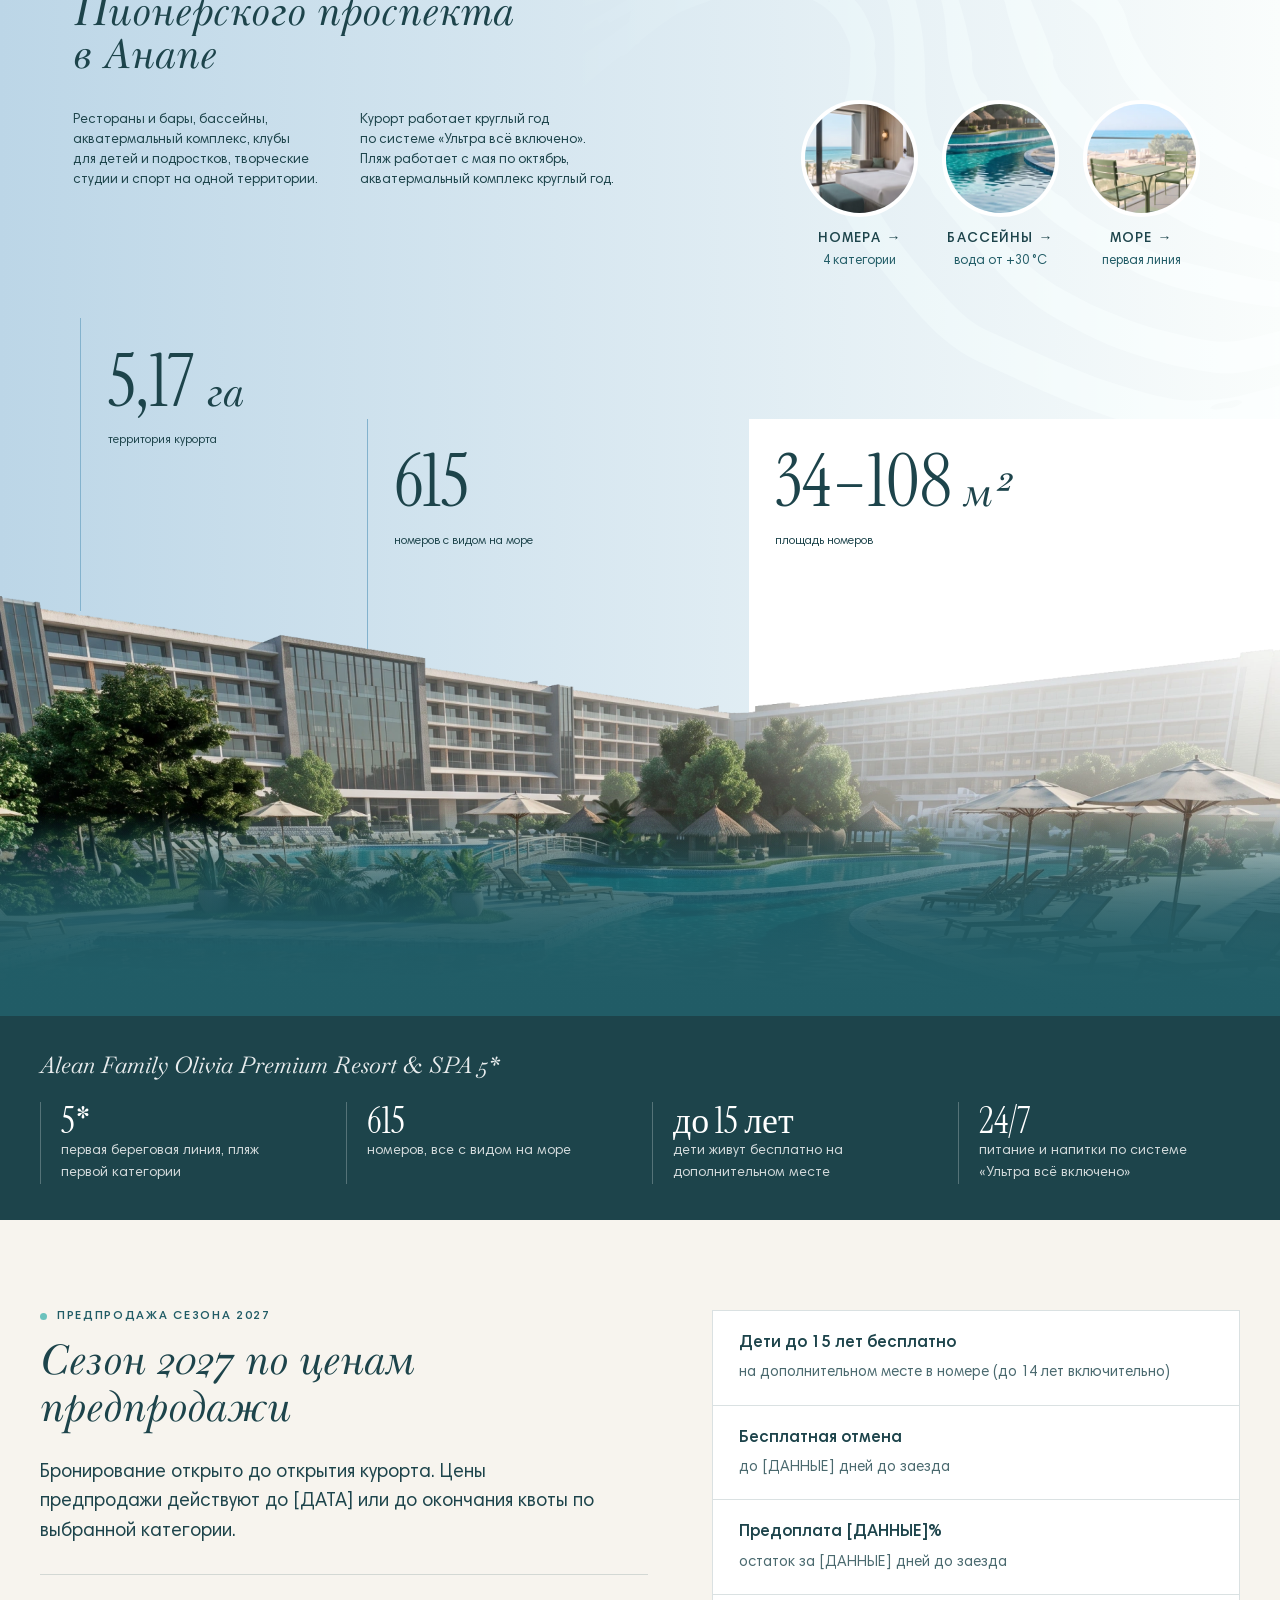
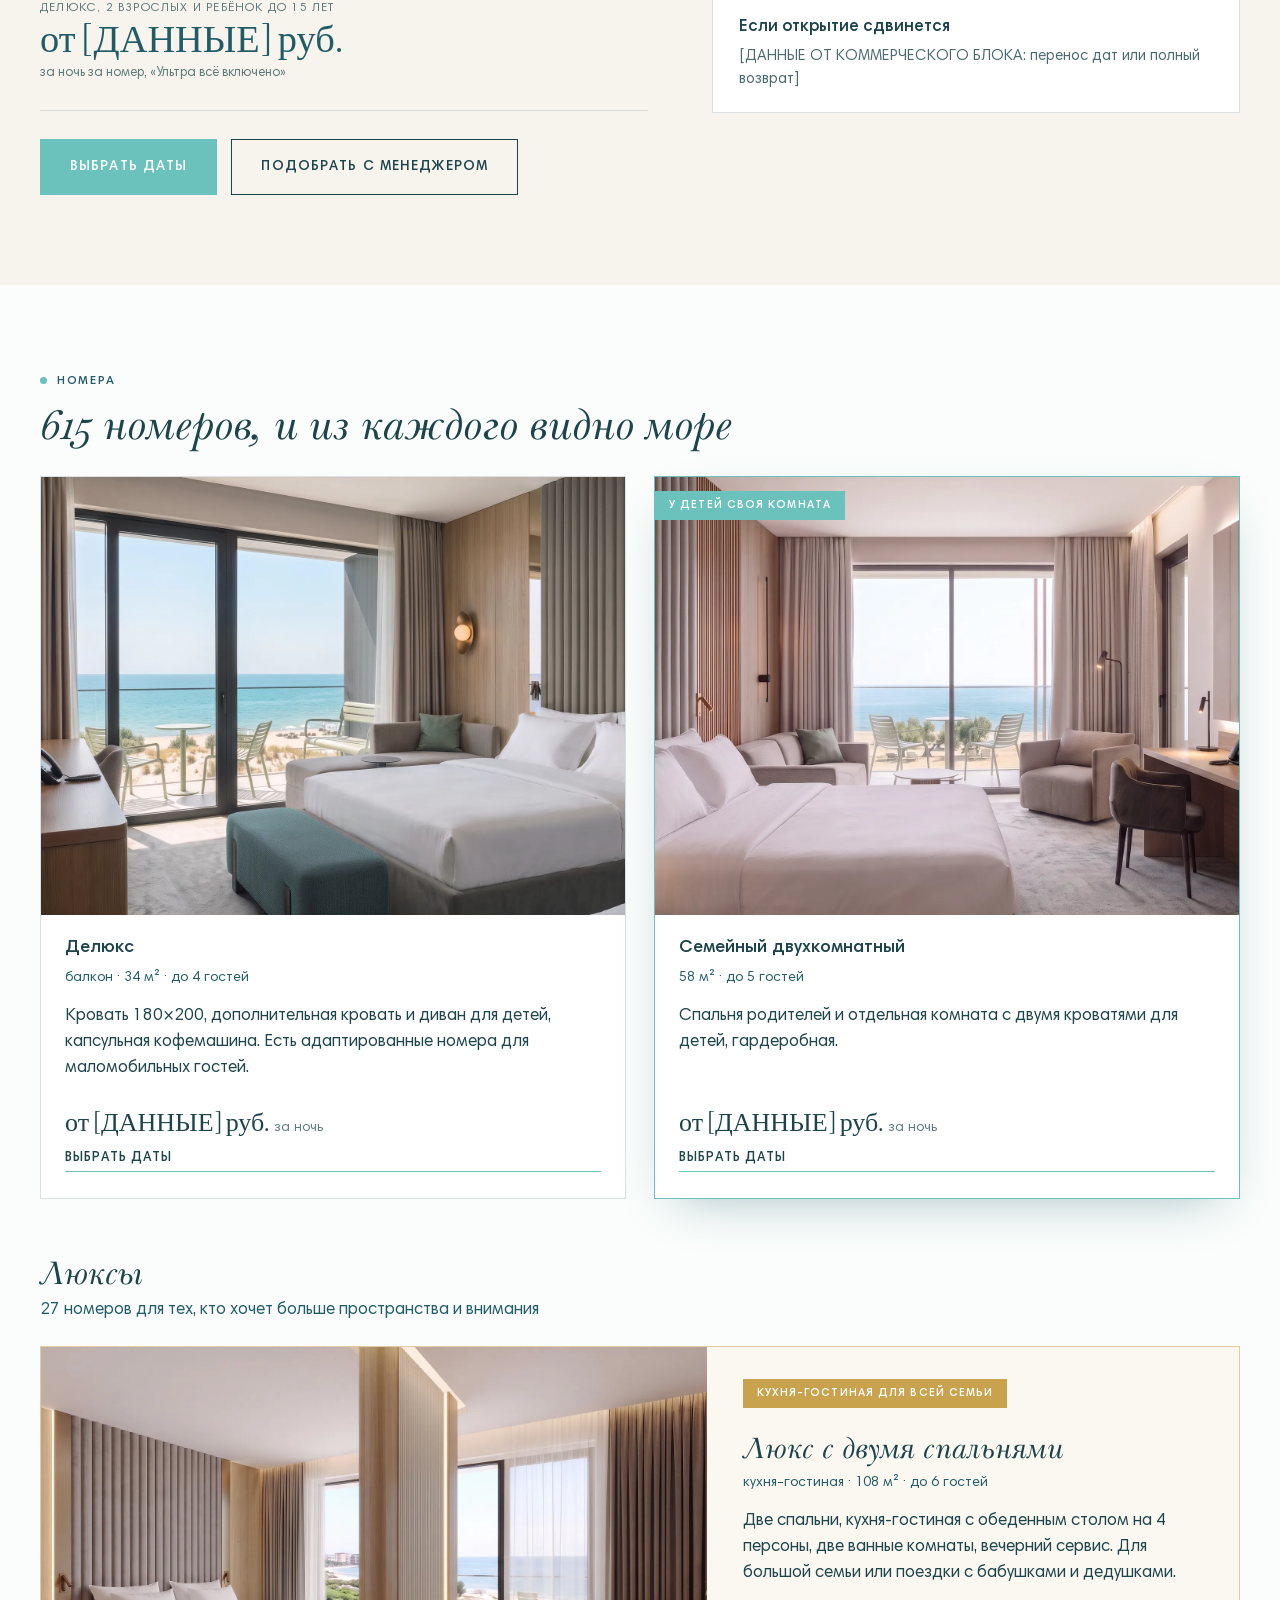
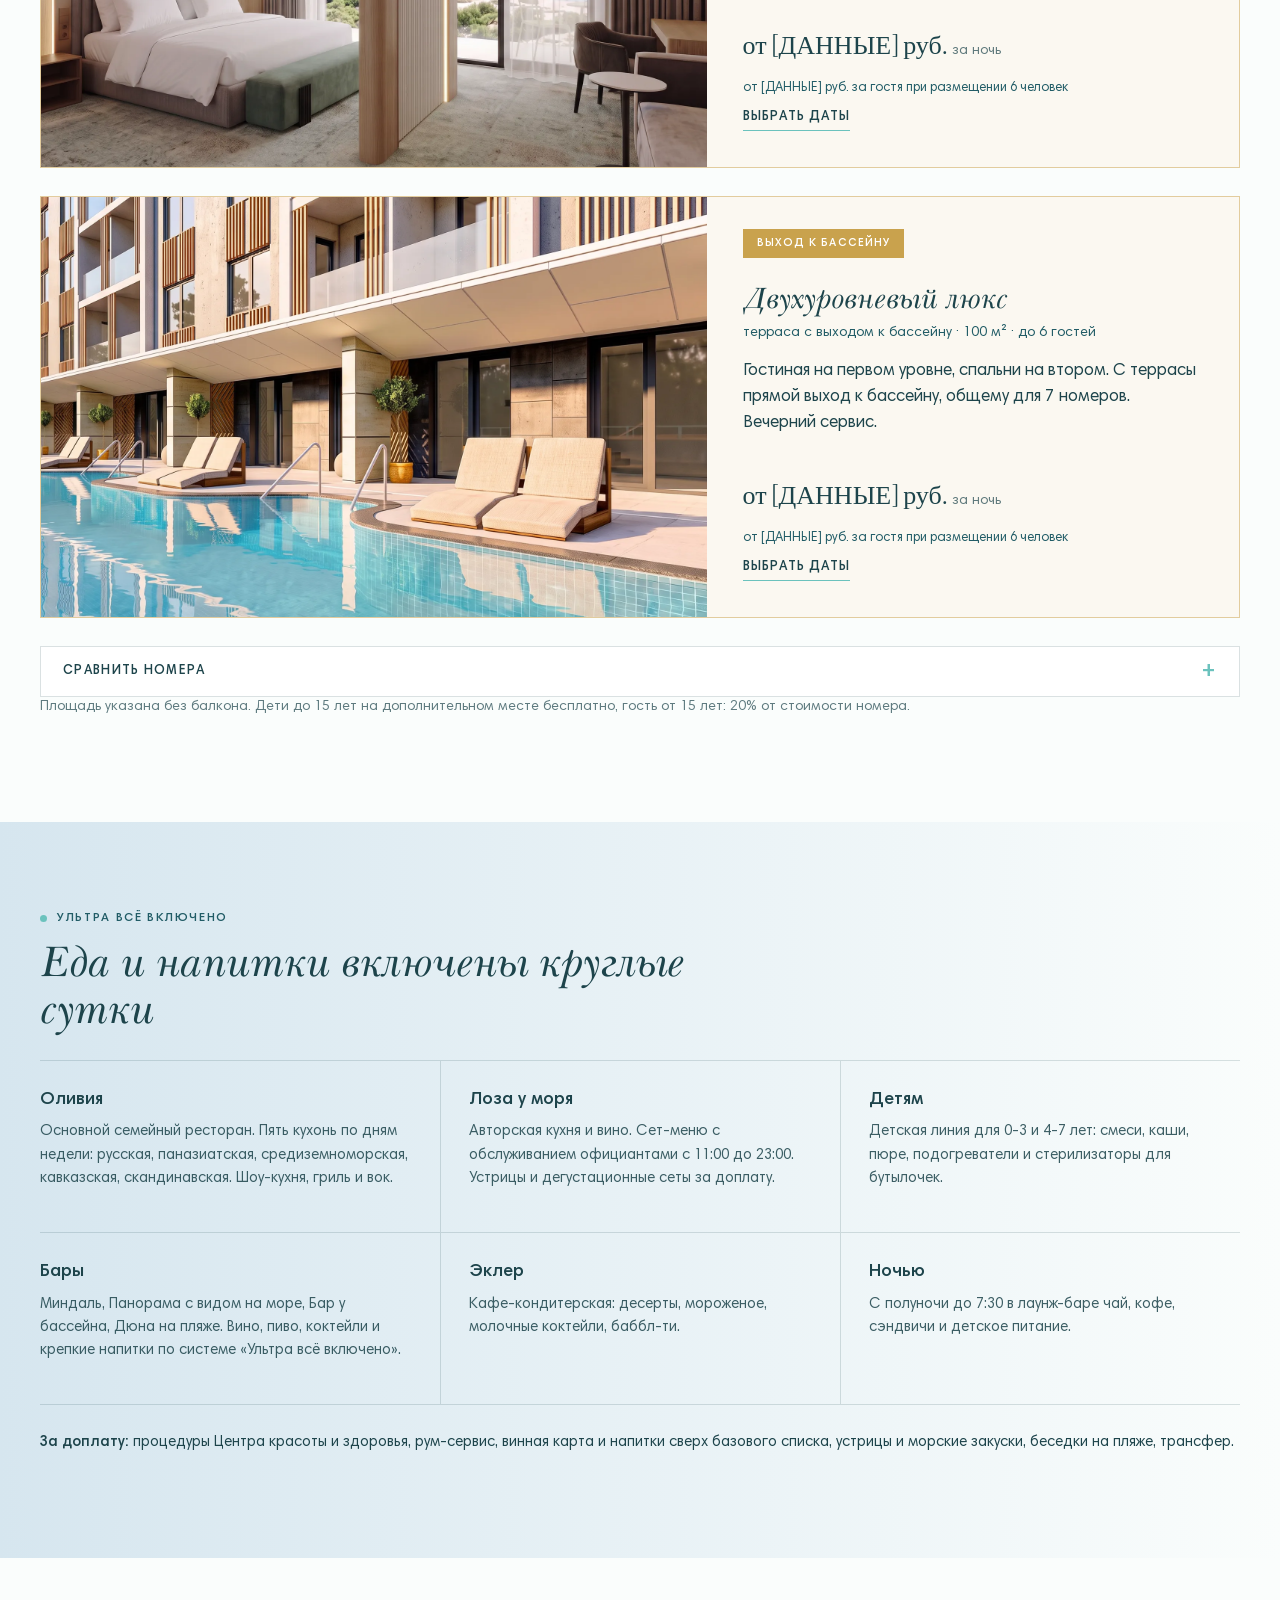
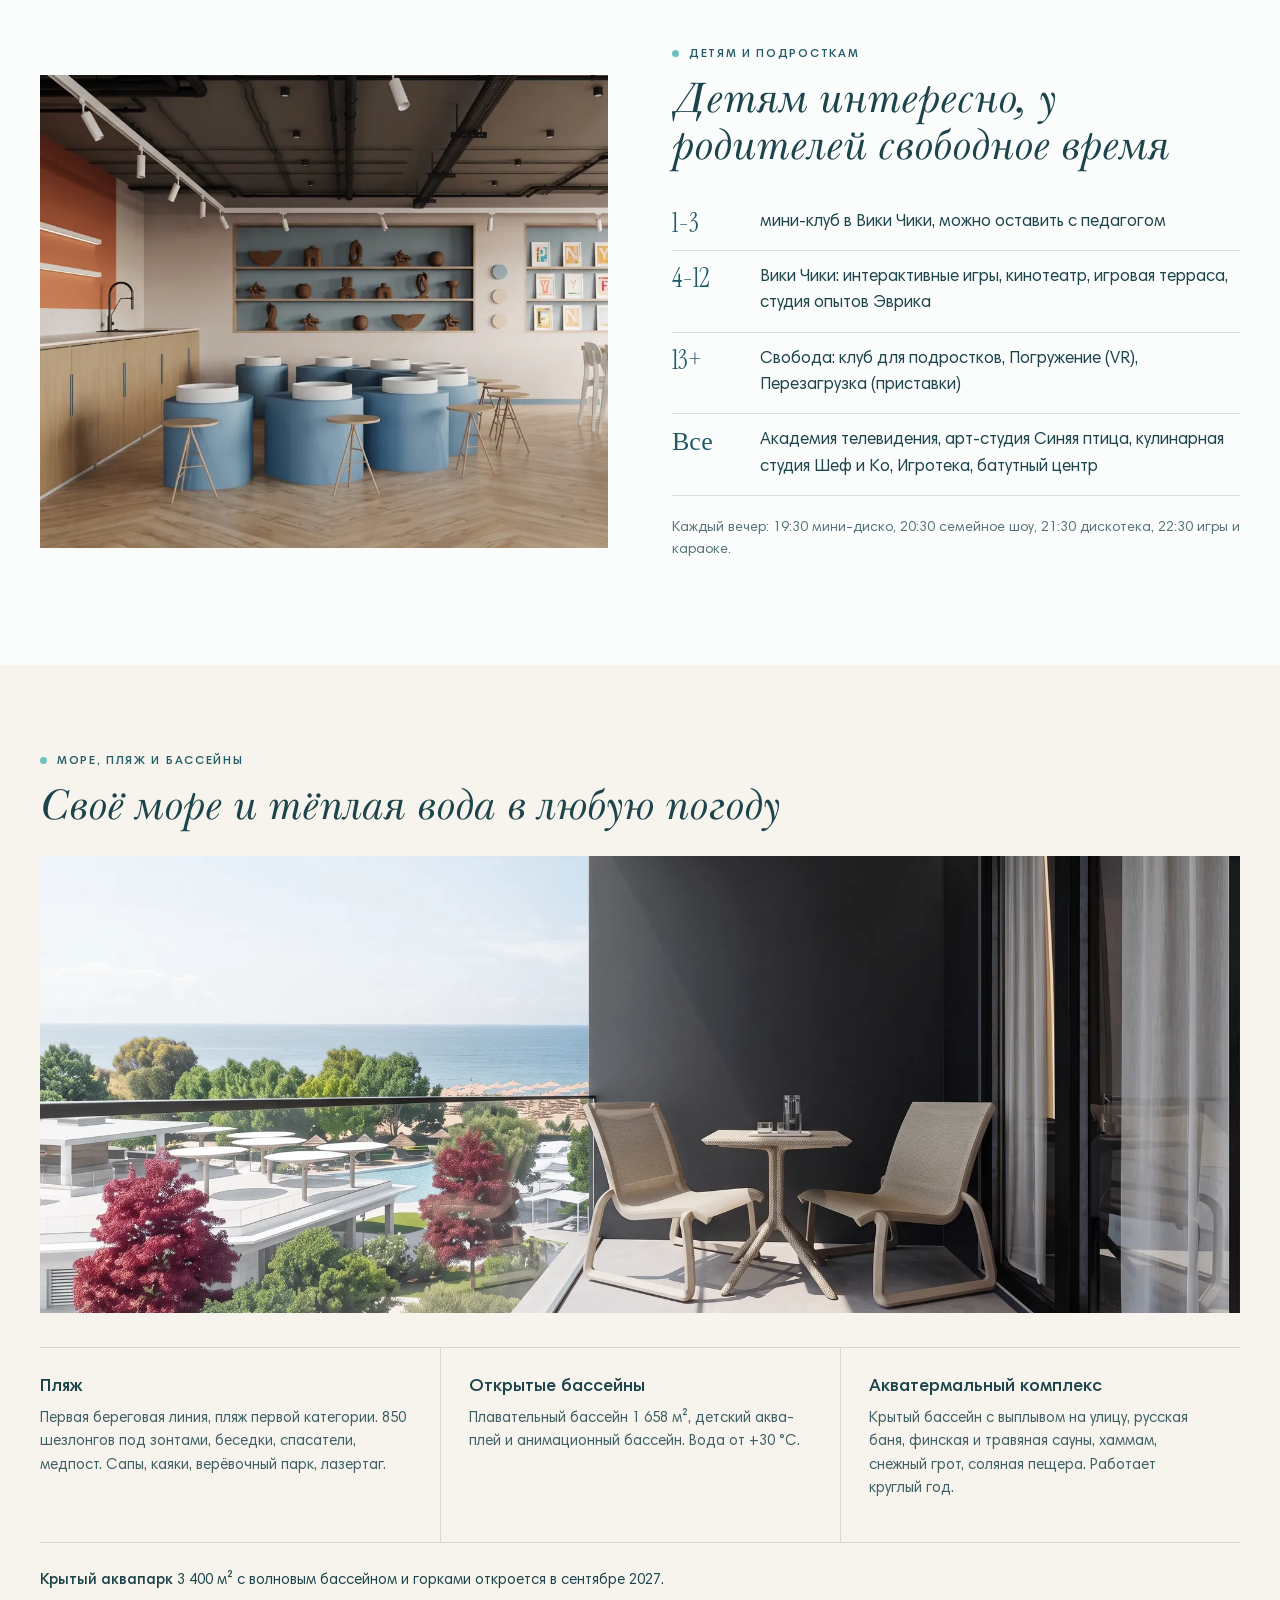
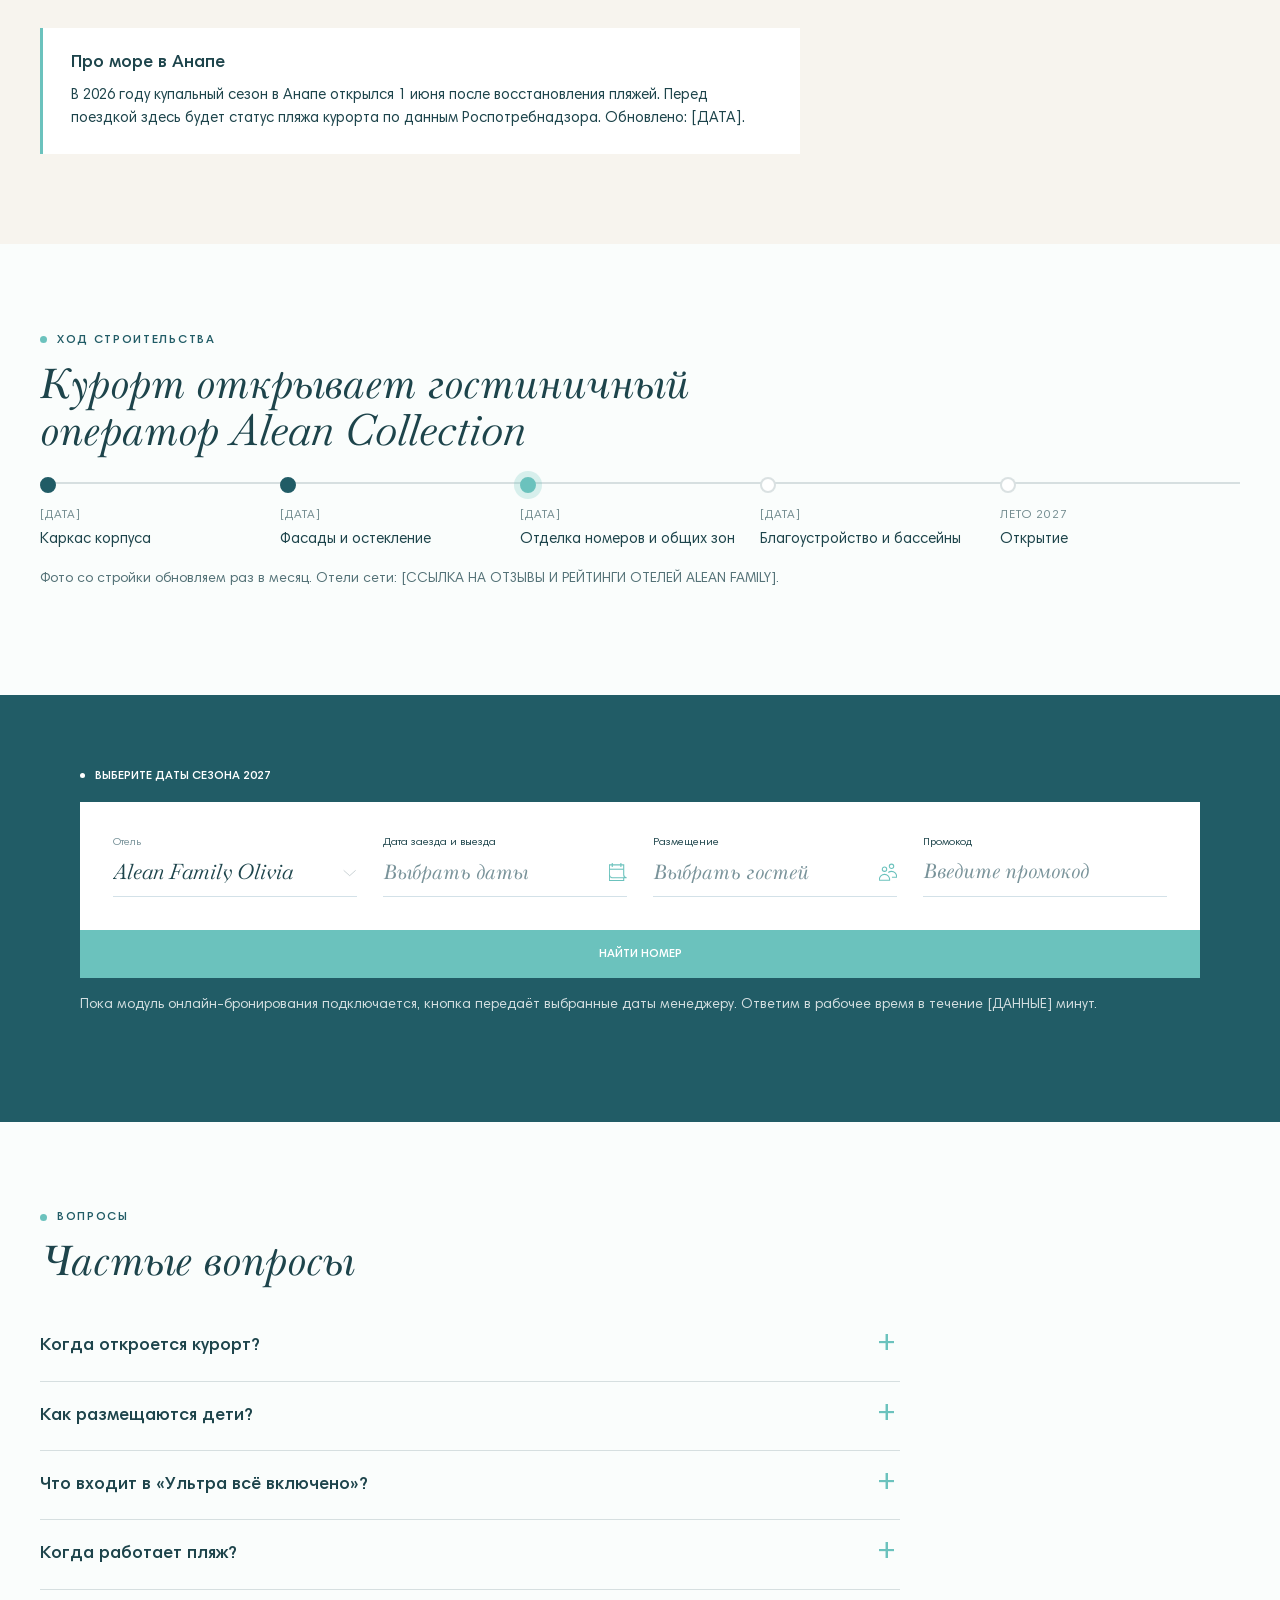
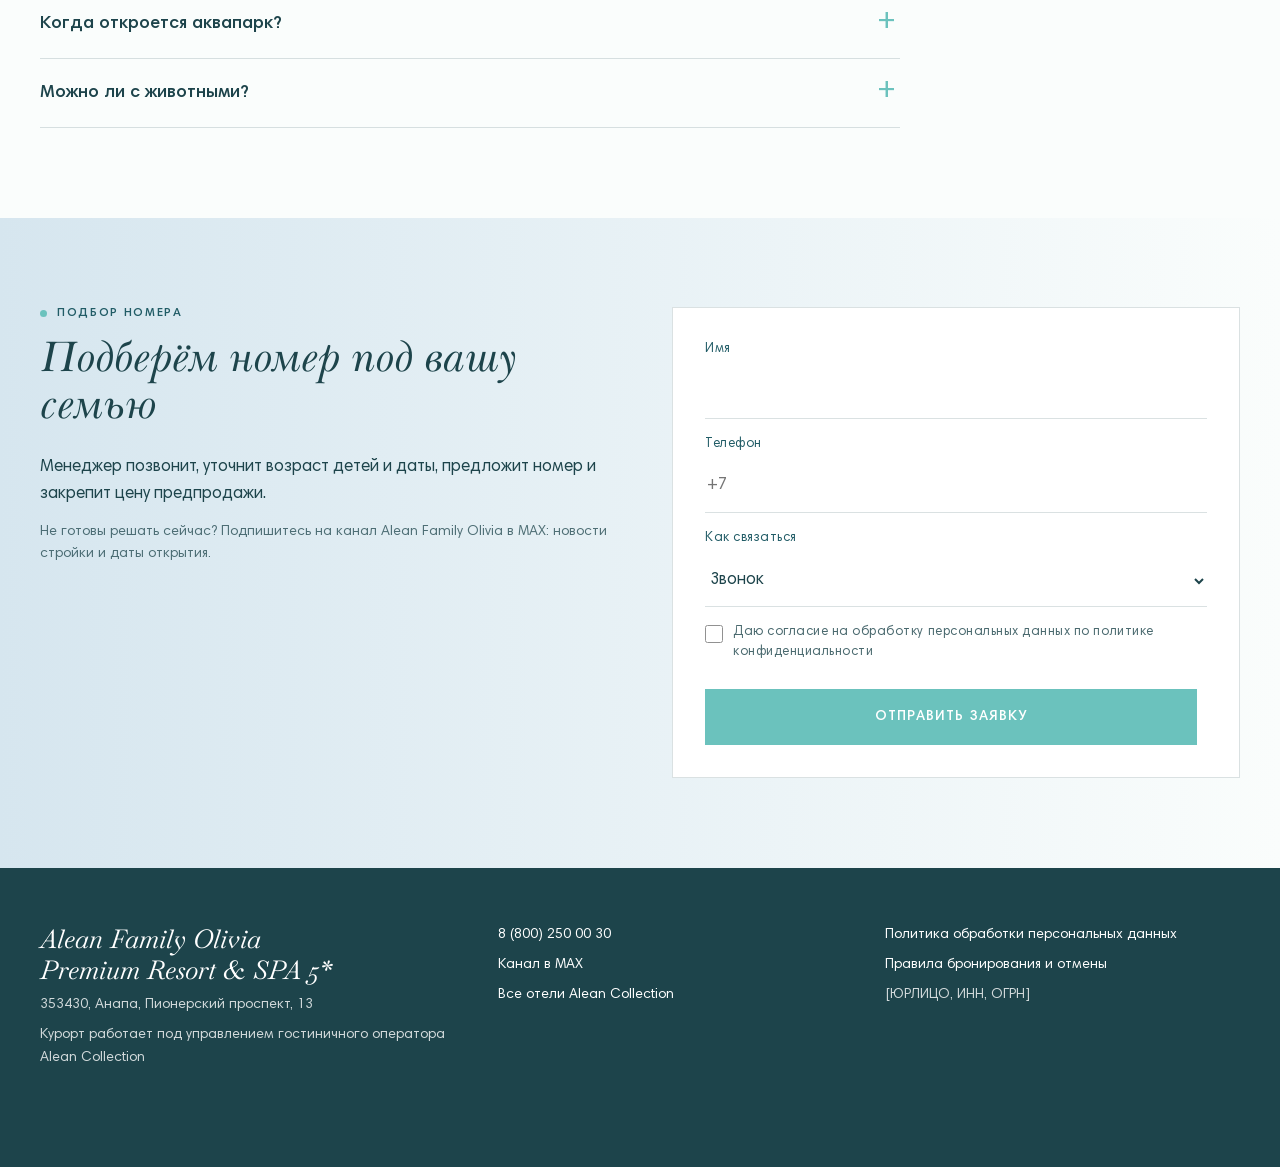
<file: concept-4/index.html>
<!doctype html>
<html lang="ru">
<head><meta name="robots" content="noindex, nofollow, noarchive">
  <meta charset="utf-8">
  <meta name="viewport" content="width=device-width, initial-scale=1">
  <title>Alean Family Olivia Premium Resort &amp; SPA 5*: семейный курорт в Анапе на первой линии, «Ультра всё включено»</title>
  <meta name="description" content="Новый семейный курорт Alean Family Olivia Premium Resort &amp; SPA 5* в Анапе: первая береговая линия, все номера с видом на море, «Ультра всё включено» круглый год. Предпродажа сезона 2027.">
  <meta property="og:title" content="Alean Family Olivia: предпродажа сезона 2027">
  <meta property="og:description" content="Семейный курорт на первой линии в Анапе. Все номера с видом на море, «Ультра всё включено», клубы для детей и подростков.">
  <meta property="og:image" content="assets/facade.webp">
  <meta property="og:type" content="website">
  <link rel="preload" href="assets/facade.webp" as="image">
  <link rel="stylesheet" href="style.css">
  <link rel="stylesheet" href="v2.css">
  <script type="application/ld+json">
  {"@context":"https://schema.org","@type":"Resort","name":"Alean Family Olivia Premium Resort & SPA","description":"Семейный курорт на первой береговой линии в Анапе, «Ультра всё включено»","address":{"@type":"PostalAddress","addressLocality":"Анапа","streetAddress":"Пионерский проспект, 13","addressCountry":"RU"},"telephone":"+7-800-250-00-30","numberOfRooms":"615","starRating":{"@type":"Rating","ratingValue":"5"},"brand":{"@type":"Brand","name":"Alean Collection"}}
  </script>
  <script defer src="vendor/gsap.min.js"></script>
  <script defer src="vendor/ScrollTrigger.min.js"></script>
  <script defer src="vendor/lenis.min.js"></script>
  <script defer src="motion.js"></script>
  <script defer src="hero-slider.js"></script>
  <script defer src="booking.js"></script>
  <script defer src="v2.js"></script>
</head>
<body>
<header>
    <p class="opening-note">Открытие летом 2027<i aria-hidden="true"></i>Предпродажа сезона открыта</p>
    <div class="header-row">
      <nav aria-label="Навигация по странице">
        <a href="#rooms">Номера</a>
        <a href="#inclusive">Ультра всё включено</a>
        <a href="#kids" class="v3-nav-desk">Детям</a>
        <a href="#sea" class="v3-nav-desk">Море</a>
        <a href="#offer">Предпродажа</a>
      </nav>
      <a class="logo" href="#top" aria-label="Alean Family Olivia Premium Resort &amp; SPA, к началу страницы"><img src="assets/logo.svg" alt=""><img class="logo-color" src="assets/logo-header-light.svg" alt=""></a>
      <div class="contact"><a class="phone" href="tel:88002500030">8 (800) 250 00 30</a><span class="available"><i></i>Круглосуточно 24/7</span></div>
    </div>
</header>
<main>
  <div class="hero-stage" id="top">
  <section class="hero" aria-labelledby="resort-name">
    <div class="hero-media"><div class="facade">
      <div class="slide-photo current"><img src="assets/facade.webp" alt="Фасад курорта Alean Family Olivia Premium Resort &amp; SPA, визуализация"></div>
      <div class="slide-photo" aria-hidden="true"><img src="assets/balcony-beach.webp" alt="Балкон номера с видом на пляж и море, визуализация"></div>
      <div class="slide-photo" aria-hidden="true"><img src="assets/kids-club.webp" alt="Пространство для детей и подростков, визуализация"></div>
    </div></div>

    <div class="hero-copy">
      <p class="location">Анапа, первая береговая линия · 5*</p>
      <h1 id="resort-name">Alean<br>Family Olivia</h1>
      <a class="action light" href="#offer"><span>Условия предпродажи</span><svg viewBox="0 0 16 16" aria-hidden="true"><path d="M2 14 14 2 M2 2h12v12"/></svg></a>
    </div>
    <div class="slide-rail"><div class="slide-controls" role="group" aria-label="Слайды о курорте">
      <button type="button" data-location="Анапа, первая береговая линия · 5*" data-title="Alean|Family Olivia">Alean Family Olivia</button>
      <button type="button" data-location="От 34 до 108 м²" data-title="Номера с видом|на Чёрное море">Номера с видом на Чёрное море</button>
      <button type="button" data-location="Под разный возраст" data-title="Для детей|и подростков">Для детей и подростков</button>
    </div></div>
    <aside class="presale" id="presale" aria-label="Предпродажа">
      <p class="eyebrow presale-label" data-text><i></i>Предпродажа</p>
      <div class="sale-card" data-wipe>
        <p class="season">Отдых в сезоне</p><p class="year">2027</p>
        <ul><li>Дети до 15 лет бесплатно</li><li>Все номера с видом на море</li><li>Ультра всё включено</li></ul>
        <a href="#rooms" class="action dark"><span>Подобрать номер</span><img src="assets/key.svg" alt=""></a>
      </div>
    </aside>
    <figure class="room" data-wipe><img src="assets/bedroom-hq.webp" alt="Номер с балконом и видом на море, визуализация"></figure>
    <img class="brush" src="assets/brush.svg" alt="" data-wipe>
    <p class="v2-render-note">Изображения на сайте являются визуализацией. Итоговый вид может отличаться.</p>
  </section>
  </div>

  <section class="about" aria-labelledby="about">
    <img class="wave" src="assets/wave.svg" alt="">
    <div class="story">
      <h2 id="about"><span class="quote" aria-hidden="true">❝</span><span data-text>Новый семейный курорт<br>на первой линии<br>Пионерского проспекта<br>в Анапе</span></h2>
      <div class="description">
        <p data-text>Рестораны и бары, бассейны,<br>акватермальный комплекс, клубы<br>для детей и подростков, творческие<br>студии и спорт на одной территории.</p>
        <p data-text>Курорт работает круглый год<br>по системе «Ультра всё включено».<br>Пляж работает с мая по октябрь,<br>акватермальный комплекс круглый год.</p>
      </div>
    </div>
    <div class="thumbs">
      <a class="v3-thumb" href="#rooms"><figure data-wipe><img src="assets/c-rooms.webp" alt=""></figure><span>Номера →</span><small>4 категории</small></a>
      <a class="v3-thumb" href="#sea"><figure data-wipe><img src="assets/c-pools.webp" alt=""></figure><span>Бассейны →</span><small>вода от +30 °C</small></a>
      <a class="v3-thumb" href="#sea"><figure data-wipe><img src="assets/c-sea.webp" alt=""></figure><span>Море →</span><small>первая линия</small></a>
    </div>
    <div class="stats">
      <div class="stat grounds" data-wipe><p><b>5,17</b><em>га</em></p><small>территория курорта</small></div>
      <div class="stat rooms" data-wipe><p><b>615</b></p><small>номеров с видом на море</small></div>
      <div class="stat area" data-wipe><p><b>34–108</b><em>м²</em></p><small>площадь номеров</small></div>
    </div>
    <div class="hotel-scene"><img class="hotel" src="assets/hotel.webp" alt="Панорама курорта с открытым бассейном, визуализация"></div>
  </section>

  <!-- ===== V3: факты ===== -->
  <section class="v2 v2-facts" aria-label="Коротко о курорте">
    <p class="v3-fullname">Alean Family Olivia Premium Resort &amp; SPA 5*</p>
    <ul>
      <li><b>5*</b><span>первая береговая линия, пляж первой категории</span></li>
      <li><b>615</b><span>номеров, все с видом на море</span></li>
      <li><b>до 15 лет</b><span>дети живут бесплатно на дополнительном месте</span></li>
      <li><b>24/7</b><span>питание и напитки по системе «Ультра всё включено»</span></li>
    </ul>
  </section>

  <!-- ===== V3: предпродажа ===== -->
  <section class="v2 v2-offer" id="offer" aria-labelledby="offer-title">
    <div class="v2-wrap v2-offer-grid">
      <div>
        <p class="v2-eyebrow">Предпродажа сезона 2027</p>
        <h2 id="offer-title" class="v2-h2">Сезон 2027 по ценам предпродажи</h2>
        <p class="v2-lead">Бронирование открыто до открытия курорта. Цены предпродажи действуют до [ДАТА] или до окончания квоты по выбранной категории.</p>
        <div class="v2-price-anchor">
          <div><small>Делюкс, 2 взрослых и ребёнок до 15 лет</small><b>от [ДАННЫЕ] руб.</b><span>за ночь за номер, «Ультра всё включено»</span></div>
        </div>
        <a class="v2-btn" href="#booking">Выбрать даты</a>
        <a class="v2-btn v2-btn-ghost" href="#lead">Подобрать с менеджером</a>
      </div>
      <ul class="v2-guarantees">
        <li><b>Дети до 15 лет бесплатно</b><span>на дополнительном месте в номере (до 14 лет включительно)</span></li>
        <li><b>Бесплатная отмена</b><span>до [ДАННЫЕ] дней до заезда</span></li>
        <li><b>Предоплата [ДАННЫЕ]%</b><span>остаток за [ДАННЫЕ] дней до заезда</span></li>
        <li><b>Если открытие сдвинется</b><span>[ДАННЫЕ ОТ КОММЕРЧЕСКОГО БЛОКА: перенос дат или полный возврат]</span></li>
      </ul>
    </div>
  </section>

  <!-- ===== V3: номера ===== -->
  <section class="v2 v2-rooms" id="rooms" aria-labelledby="rooms-title">
    <div class="v2-wrap">
      <p class="v2-eyebrow">Номера</p>
      <h2 id="rooms-title" class="v2-h2">615 номеров, и из каждого видно море</h2>
      <div class="v2-cards v2-cards-2">
        <article class="v2-card">
          <figure><img src="assets/room-deluxe.webp" alt="Номер Делюкс, визуализация" loading="lazy"></figure>
          <h3>Делюкс</h3>
          <p class="v2-meta">балкон · 34 м² · до 4 гостей</p>
          <p>Кровать 180×200, дополнительная кровать и диван для детей, капсульная кофемашина. Есть адаптированные номера для маломобильных гостей.</p>
          <p class="v2-price">от [ДАННЫЕ] руб. <span>за ночь</span></p>
          <a class="v2-link" href="#booking">Выбрать даты</a>
        </article>
        <article class="v2-card v2-card-reco">
          <span class="v2-badge">У детей своя комната</span>
          <figure><img src="assets/room-family.webp" alt="Номер Семейный двухкомнатный, визуализация" loading="lazy"></figure>
          <h3>Семейный двухкомнатный</h3>
          <p class="v2-meta">58 м² · до 5 гостей</p>
          <p>Спальня родителей и отдельная комната с двумя кроватями для детей, гардеробная.</p>
          <p class="v2-price">от [ДАННЫЕ] руб. <span>за ночь</span></p>
          <a class="v2-link" href="#booking">Выбрать даты</a>
        </article>
      </div>

      <p class="v3-suites-label">Люксы</p>
      <p class="v3-suites-sub">27 номеров для тех, кто хочет больше пространства и внимания</p>
      <div class="v2-cards v3-suites">
          <article class="v2-card v3-suite">
            <span class="v2-badge">Кухня-гостиная для всей семьи</span>
            <figure><img src="assets/room-premier-suite.webp" alt="Люкс с двумя спальнями, визуализация" loading="lazy"></figure>
            <h3>Люкс с двумя спальнями</h3>
            <p class="v2-meta">кухня-гостиная · 108 м² · до 6 гостей</p>
            <p>Две спальни, кухня-гостиная с обеденным столом на 4 персоны, две ванные комнаты, вечерний сервис. Для большой семьи или поездки с бабушками и дедушками.</p>
            <p class="v2-price">от [ДАННЫЕ] руб. <span>за ночь</span></p>
            <p class="v2-pp">от [ДАННЫЕ] руб. за гостя при размещении 6 человек</p>
            <a class="v2-link" href="#booking">Выбрать даты</a>
          </article>
          <article class="v2-card v3-suite">
            <span class="v2-badge">Выход к бассейну</span>
            <figure><img src="assets/room-premier-duplex.webp" alt="Двухуровневый люкс, терраса у бассейна, визуализация" loading="lazy"></figure>
            <h3>Двухуровневый люкс</h3>
            <p class="v2-meta">терраса с выходом к бассейну · 100 м² · до 6 гостей</p>
            <p>Гостиная на первом уровне, спальни на втором. С террасы прямой выход к бассейну, общему для 7 номеров. Вечерний сервис.</p>
            <p class="v2-price">от [ДАННЫЕ] руб. <span>за ночь</span></p>
            <p class="v2-pp">от [ДАННЫЕ] руб. за гостя при размещении 6 человек</p>
            <a class="v2-link" href="#booking">Выбрать даты</a>
          </article>
      </div>
      <details class="v3-compare">
        <summary>Сравнить номера</summary>
        <div class="v3-compare-wrap"><table>
          <tr><th></th><th>Делюкс</th><th>Семейный двухкомнатный</th><th>Люкс с двумя спальнями</th><th>Двухуровневый люкс</th></tr>
          <tr><td>Площадь</td><td>34 м²</td><td>58 м²</td><td>108 м²</td><td>100 м²</td></tr>
          <tr><td>Гостей</td><td>до 4</td><td>до 5</td><td>до 6</td><td>до 6</td></tr>
          <tr><td>Спальни</td><td>1 комната</td><td>2 комнаты</td><td>2 спальни</td><td>2 спальни на втором уровне</td></tr>
          <tr><td>Ванные</td><td>1</td><td>1</td><td>2 и гостевой санузел</td><td>2</td></tr>
          <tr><td>Кухня-гостиная</td><td>нет</td><td>нет</td><td>да</td><td>да</td></tr>
          <tr><td>Балкон или терраса</td><td>балкон</td><td>балкон</td><td>балкон</td><td>терраса у бассейна и балкон</td></tr>
          <tr><td>Вечерний сервис</td><td>нет</td><td>нет</td><td>да</td><td>да</td></tr>
          <tr><td>Вид на море</td><td>да</td><td>да</td><td>да</td><td>да</td></tr>
        </table></div>
      </details>
      <p class="v2-note">Площадь указана без балкона. Дети до 15 лет на дополнительном месте бесплатно, гость от 15 лет: 20% от стоимости номера.</p>
    </div>
  </section>

  <!-- ===== V3: ультра всё включено ===== -->
  <section class="v2 v2-inclusive" id="inclusive" aria-labelledby="inc-title">
    <div class="v2-wrap">
      <p class="v2-eyebrow">Ультра всё включено</p>
      <h2 id="inc-title" class="v2-h2">Еда и напитки включены круглые сутки</h2>
      <div class="v2-inc-grid">
        <div><h3>Оливия</h3><p>Основной семейный ресторан. Пять кухонь по дням недели: русская, паназиатская, средиземноморская, кавказская, скандинавская. Шоу-кухня, гриль и вок.</p></div>
        <div><h3>Лоза у моря</h3><p>Авторская кухня и вино. Сет-меню с обслуживанием официантами с 11:00 до 23:00. Устрицы и дегустационные сеты за доплату.</p></div>
        <div><h3>Детям</h3><p>Детская линия для 0-3 и 4-7 лет: смеси, каши, пюре, подогреватели и стерилизаторы для бутылочек.</p></div>
        <div><h3>Бары</h3><p>Миндаль, Панорама с видом на море, Бар у бассейна, Дюна на пляже. Вино, пиво, коктейли и крепкие напитки по системе «Ультра всё включено».</p></div>
        <div><h3>Эклер</h3><p>Кафе-кондитерская: десерты, мороженое, молочные коктейли, баббл-ти.</p></div>
        <div><h3>Ночью</h3><p>С полуночи до 7:30 в лаунж-баре чай, кофе, сэндвичи и детское питание.</p></div>
      </div>
      <p class="v2-extra"><b>За доплату:</b> процедуры Центра красоты и здоровья, рум-сервис, винная карта и напитки сверх базового списка, устрицы и морские закуски, беседки на пляже, трансфер.</p>
    </div>
  </section>

  <!-- ===== V3: дети ===== -->
  <section class="v2 v2-kids" id="kids" aria-labelledby="kids-title">
    <div class="v2-wrap v2-split">
      <figure><img src="assets/v2-kids.webp" alt="Пространство для детей, визуализация" loading="lazy"></figure>
      <div>
        <p class="v2-eyebrow">Детям и подросткам</p>
        <h2 id="kids-title" class="v2-h2">Детям интересно, у родителей свободное время</h2>
        <ul class="v2-ages">
          <li><b>1-3</b><span>мини-клуб в Вики Чики, можно оставить с педагогом</span></li>
          <li><b>4-12</b><span>Вики Чики: интерактивные игры, кинотеатр, игровая терраса, студия опытов Эврика</span></li>
          <li><b>13+</b><span>Свобода: клуб для подростков, Погружение (VR), Перезагрузка (приставки)</span></li>
          <li><b>Все</b><span>Академия телевидения, арт-студия Синяя птица, кулинарная студия Шеф и Ко, Игротека, батутный центр</span></li>
        </ul>
        <p class="v2-small">Каждый вечер: 19:30 мини-диско, 20:30 семейное шоу, 21:30 дискотека, 22:30 игры и караоке.</p>
      </div>
    </div>
  </section>

  <!-- ===== V3: вода и пляж ===== -->
  <section class="v2 v2-sea" id="sea" aria-labelledby="sea-title">
    <div class="v2-wrap">
      <p class="v2-eyebrow">Море, пляж и бассейны</p>
      <h2 id="sea-title" class="v2-h2">Своё море и тёплая вода в любую погоду</h2>
      <figure class="v3-wide"><img src="assets/balcony-pools.webp" alt="Вид с балкона на бассейны и море, визуализация" loading="lazy"></figure>
      <div class="v2-inc-grid">
        <div><h3>Пляж</h3><p>Первая береговая линия, пляж первой категории. 850 шезлонгов под зонтами, беседки, спасатели, медпост. Сапы, каяки, верёвочный парк, лазертаг.</p></div>
        <div><h3>Открытые бассейны</h3><p>Плавательный бассейн 1 658 м², детский аква-плей и анимационный бассейн. Вода от +30 °C.</p></div>
        <div><h3>Акватермальный комплекс</h3><p>Крытый бассейн с выплывом на улицу, русская баня, финская и травяная сауны, хаммам, снежный грот, соляная пещера. Работает круглый год.</p></div>
      </div>
      <p class="v2-extra"><b>Крытый аквапарк</b> 3 400 м² с волновым бассейном и горками откроется в сентябре 2027.</p>
      <div class="v2-seanote">
        <h3>Про море в Анапе</h3>
        <p>В 2026 году купальный сезон в Анапе открылся 1 июня после восстановления пляжей. Перед поездкой здесь будет статус пляжа курорта по данным Роспотребнадзора. Обновлено: [ДАТА].</p>
      </div>
    </div>
  </section>

  <!-- ===== V3: доверие ===== -->
  <section class="v2 v2-trust" aria-labelledby="trust-title">
    <div class="v2-wrap">
      <p class="v2-eyebrow">Ход строительства</p>
      <h2 id="trust-title" class="v2-h2">Курорт открывает гостиничный оператор Alean Collection</h2>
      <ol class="v2-progress">
        <li class="done"><time>[ДАТА]</time><span>Каркас корпуса</span></li>
        <li class="done"><time>[ДАТА]</time><span>Фасады и остекление</span></li>
        <li class="now"><time>[ДАТА]</time><span>Отделка номеров и общих зон</span></li>
        <li><time>[ДАТА]</time><span>Благоустройство и бассейны</span></li>
        <li><time>Лето 2027</time><span>Открытие</span></li>
      </ol>
      <p class="v2-small">Фото со стройки обновляем раз в месяц. Отели сети: [ССЫЛКА НА ОТЗЫВЫ И РЕЙТИНГИ ОТЕЛЕЙ ALEAN FAMILY].</p>
    </div>
  </section>

  <!-- ===== Бронирование (V1, доработано) ===== -->
  <section class="booking" id="booking" aria-labelledby="booking-title">
    <h2 id="booking-title" class="eyebrow" data-text><i></i>Выберите даты сезона 2027</h2>
    <div class="booking-panel" data-wipe>
      <div class="booking-fields">
        <button class="field filled" type="button" aria-controls="hotels" aria-expanded="false">
          <span class="field-label">Отель</span><span class="field-value"><span data-roll>Alean Family Olivia</span><svg viewBox="0 0 20 16" aria-hidden="true"><path d="m1 5 9 8 9-8"/></svg></span>
        </button>
        <button class="field" type="button" aria-controls="dates" aria-expanded="false">
          <span class="field-label">Дата заезда и выезда</span><span class="field-value"><span data-roll>Выбрать даты</span><i class="picker-icon calendar-icon" aria-hidden="true"></i></span>
        </button>
        <button class="field" type="button" aria-controls="guests" aria-expanded="false">
          <span class="field-label">Размещение</span><span class="field-value"><span data-roll>Выбрать гостей</span><i class="picker-icon guests-icon" aria-hidden="true"></i></span>
        </button>
        <label class="field promo"><span class="field-label">Промокод</span><span class="promo-control"><input class="field-value" type="text" name="promo" placeholder="Введите промокод" autocomplete="off"><span class="field-value promo-roll" aria-hidden="true"></span></span></label>
      </div>
      <button class="search-rooms" type="button"><span>Найти номер</span></button>
    </div>
    <p class="v2-booking-hint">Пока модуль онлайн-бронирования подключается, кнопка передаёт выбранные даты менеджеру. Ответим в рабочее время в течение [ДАННЫЕ] минут.</p>
  </section>

  <!-- ===== V3: вопросы ===== -->
  <section class="v2 v2-faq" id="faq" aria-labelledby="faq-title">
    <div class="v2-wrap">
      <p class="v2-eyebrow">Вопросы</p>
      <h2 id="faq-title" class="v2-h2">Частые вопросы</h2>
      <details><summary>Когда откроется курорт?</summary><p>Летом 2027 года. Дату первого заезда сообщим всем, кто забронировал или оставил контакт. Если открытие сдвинется: [ДАННЫЕ ОТ КОММЕРЧЕСКОГО БЛОКА].</p></details>
      <details><summary>Как размещаются дети?</summary><p>Дети до 15 лет (до 14 лет включительно) живут бесплатно на дополнительном месте. Гость от 15 лет на дополнительном месте: 20% от стоимости номера.</p></details>
      <details><summary>Что входит в «Ультра всё включено»?</summary><p>Питание 24 часа в сутки, напитки в ресторанах и барах, детские клубы, бассейны, пляж, акватермальный комплекс, анимация и спорт. За доплату: процедуры Центра красоты и здоровья, рум-сервис, винная карта, устрицы, беседки на пляже.</p></details>
      <details><summary>Когда работает пляж?</summary><p>С июня по сентябрь с 8:00 до 20:00, в мае и октябре с 9:00 до 18:00. Акватермальный комплекс с подогреваемым бассейном работает круглый год.</p></details>
      <details><summary>Когда откроется аквапарк?</summary><p>Крытый аквапарк откроется в сентябре 2027. До этого работают открытые подогреваемые бассейны и бассейн акватермального комплекса.</p></details>
      <details><summary>Можно ли с животными?</summary><p>Нет, проживание с животными не допускается.</p></details>
    </div>
  </section>

  <!-- ===== V2: заявка ===== -->
  <section class="v2 v2-request" id="lead" aria-labelledby="lead-title">
    <div class="v2-wrap v2-lead-grid">
      <div>
        <p class="v2-eyebrow">Подбор номера</p>
        <h2 id="lead-title" class="v2-h2">Подберём номер под вашу семью</h2>
        <p>Менеджер позвонит, уточнит возраст детей и даты, предложит номер и закрепит цену предпродажи.</p>
        <p class="v2-small">Не готовы решать сейчас? Подпишитесь на <a href="[ССЫЛКА НА КАНАЛ В MAX]">канал Alean Family Olivia в MAX</a>: новости стройки и даты открытия.</p>
      </div>
      <form class="v2-form" novalidate>
        <label>Имя<input name="name" type="text" autocomplete="name" required></label>
        <label>Телефон<input name="phone" type="tel" autocomplete="tel" placeholder="+7" required></label>
        <label>Как связаться
          <select name="channel"><option>Звонок</option><option>Сообщение в MAX</option></select>
        </label>
        <input type="hidden" name="summary">
        <p class="v2-summary" aria-live="polite"></p>
        <label class="v2-check"><input type="checkbox" name="consent" required><span>Даю согласие на обработку персональных данных по <a href="[ССЫЛКА НА ПОЛИТИКУ]">политике конфиденциальности</a></span></label>
        <button class="v2-btn" type="submit">Отправить заявку</button>
        <p class="v2-form-ok" hidden>Спасибо. Менеджер свяжется с вами в течение [ДАННЫЕ] минут. </p>
      </form>
    </div>
  </section>
</main>

<footer class="v2-footer">
  <div class="v2-wrap v2-footer-grid">
    <div>
      <p class="v2-footer-brand">Alean Family Olivia<br>Premium Resort &amp; SPA 5*</p>
      <p>353430, Анапа, Пионерский проспект, 13</p>
      <p>Курорт работает под управлением гостиничного оператора Alean Collection</p>
    </div>
    <div>
      <a href="tel:88002500030">8 (800) 250 00 30</a>
      <a href="[ССЫЛКА НА КАНАЛ В MAX]">Канал в MAX</a>
      <a href="[ССЫЛКА]">Все отели Alean Collection</a>
    </div>
    <div>
      <a href="[ССЫЛКА НА ПОЛИТИКУ]">Политика обработки персональных данных</a>
      <a href="[ССЫЛКА]">Правила бронирования и отмены</a>
      <p>[ЮРЛИЦО, ИНН, ОГРН]</p>
    </div>
  </div>
</footer>

<div class="v2-sticky" aria-hidden="true">
  <a class="v2-btn" href="#booking">Выбрать даты</a>
  <a class="v2-sticky-call" href="tel:88002500030" aria-label="Позвонить">Позвонить</a>
</div>

<div id="hotels" class="picker hotel-options" popover="manual" role="group" aria-label="Выберите отель" data-lenis-prevent>
  <button type="button" aria-pressed="true">Alean Family Olivia</button>
</div>
<div id="dates" class="picker calendar" popover="manual" role="group" aria-label="Выберите даты поездки" data-lenis-prevent>
  <div class="month-nav"><button type="button" data-month="-1" aria-label="Предыдущий месяц">‹</button><strong aria-live="polite"></strong><button type="button" data-month="1" aria-label="Следующий месяц">›</button></div>
  <p class="range-hint" aria-live="polite"></p>
  <div class="weekdays" aria-hidden="true"><span>Пн</span><span>Вт</span><span>Ср</span><span>Чт</span><span>Пт</span><span>Сб</span><span>Вс</span></div>
  <div class="days"></div>
</div>
<div id="guests" class="picker guest-options" popover="manual" role="group" aria-label="Количество гостей" data-lenis-prevent>
  <fieldset><legend>Взрослые</legend><div class="guest-choices" data-group="adults"></div></fieldset>
  <fieldset><legend>Дети</legend><div class="guest-choices" data-group="children"></div></fieldset>
</div>
</body>
</html>
</file>
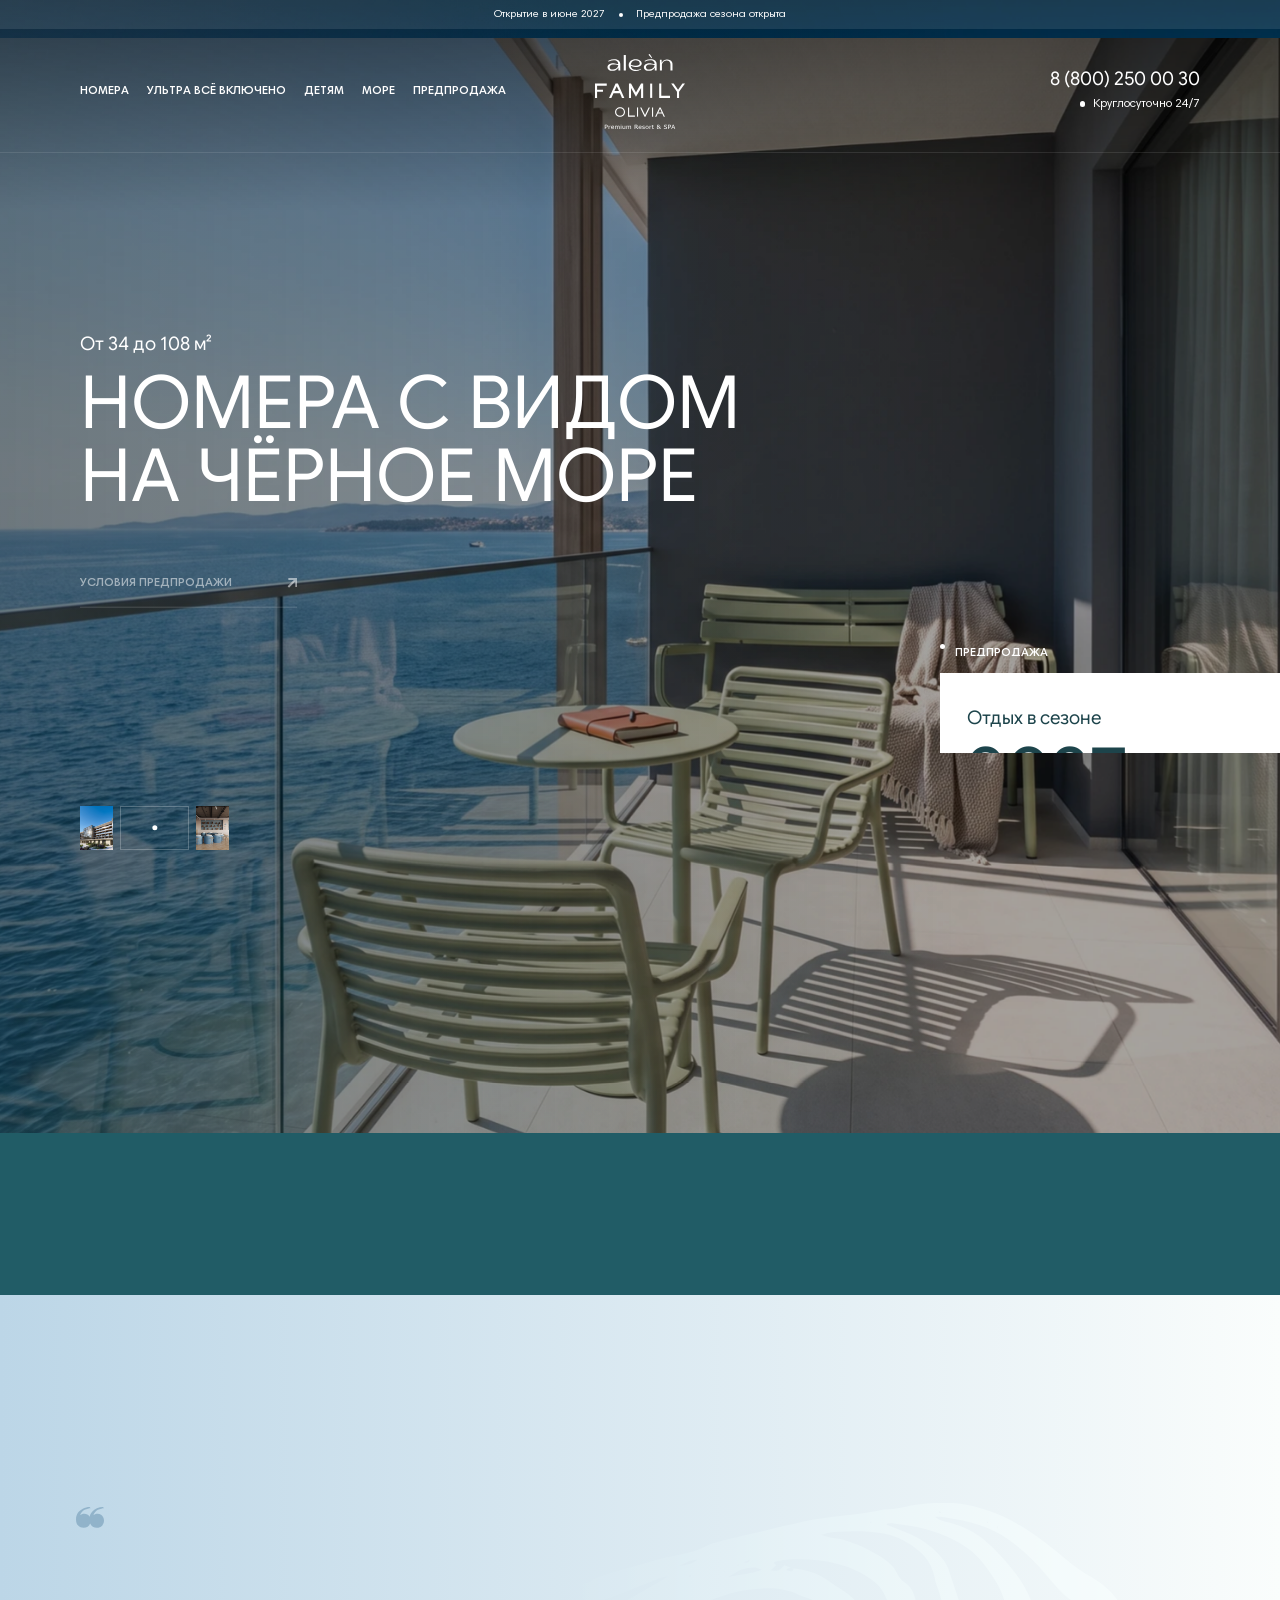
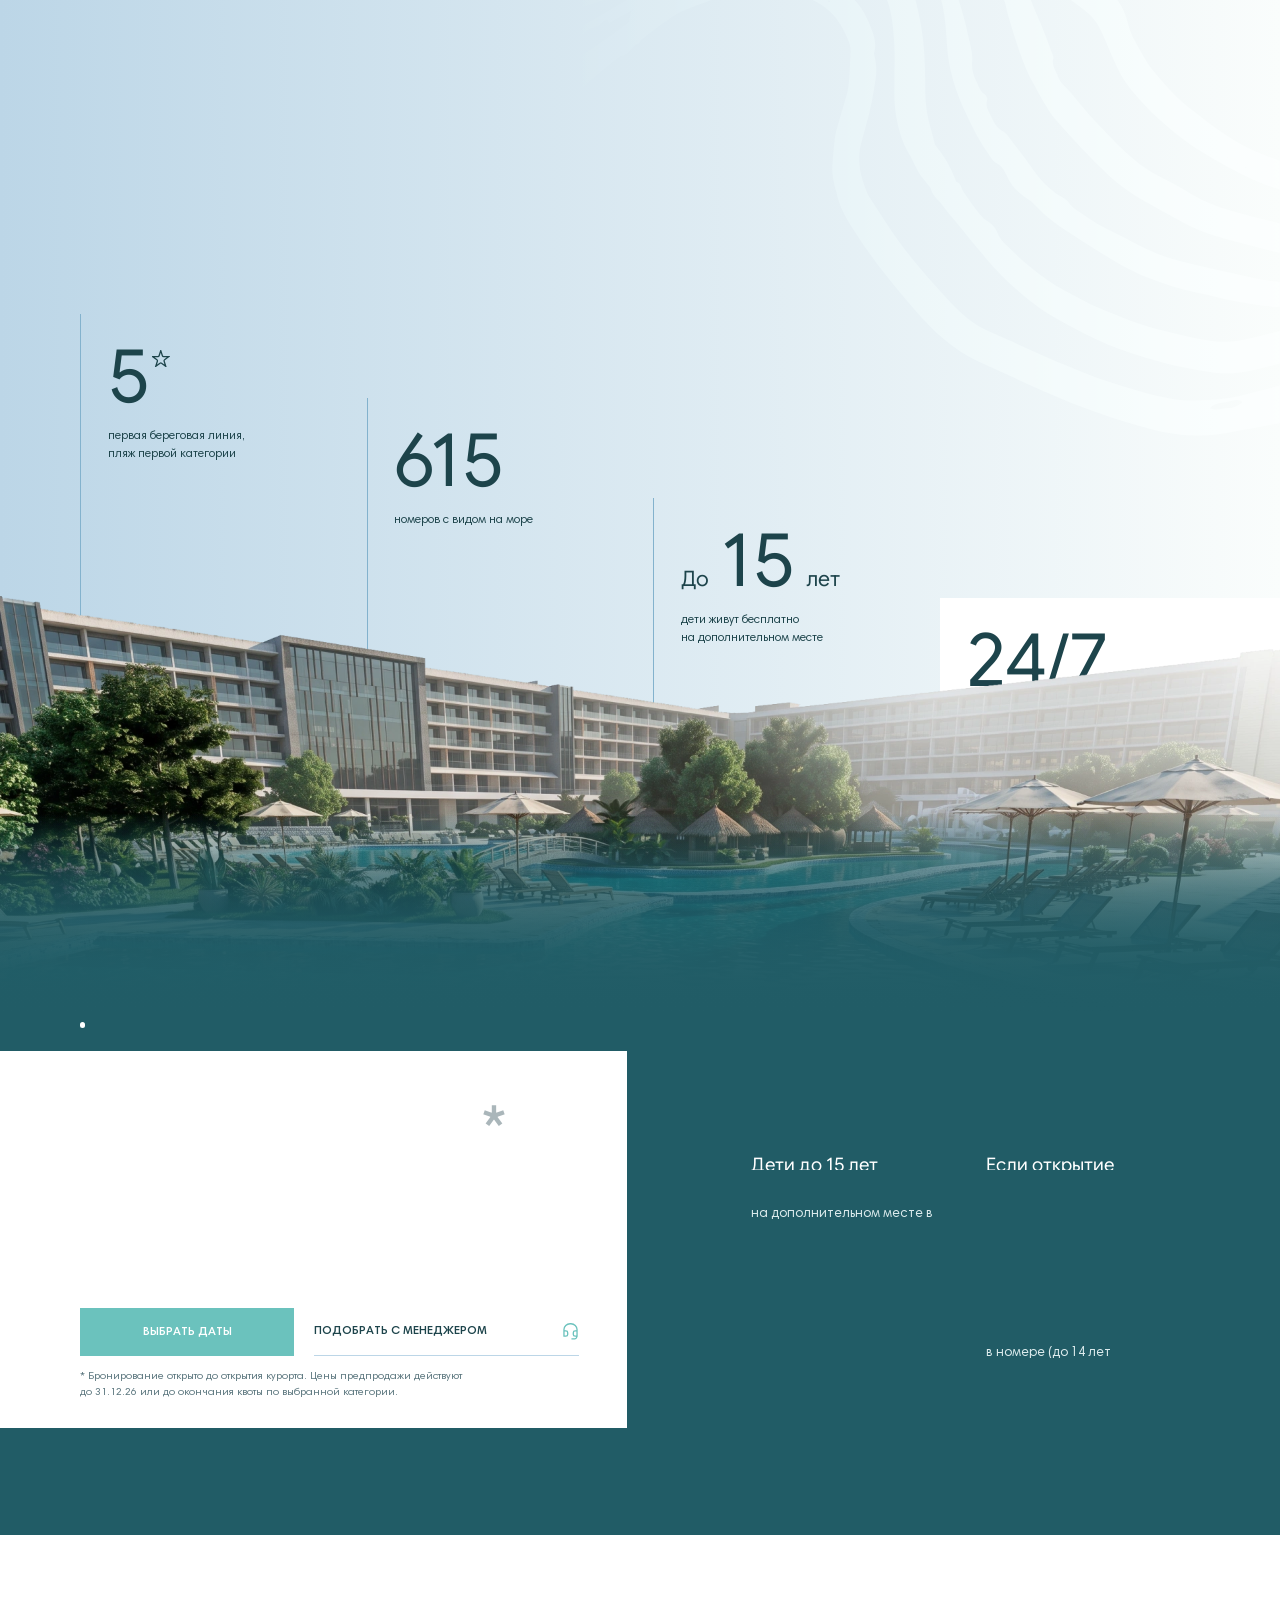
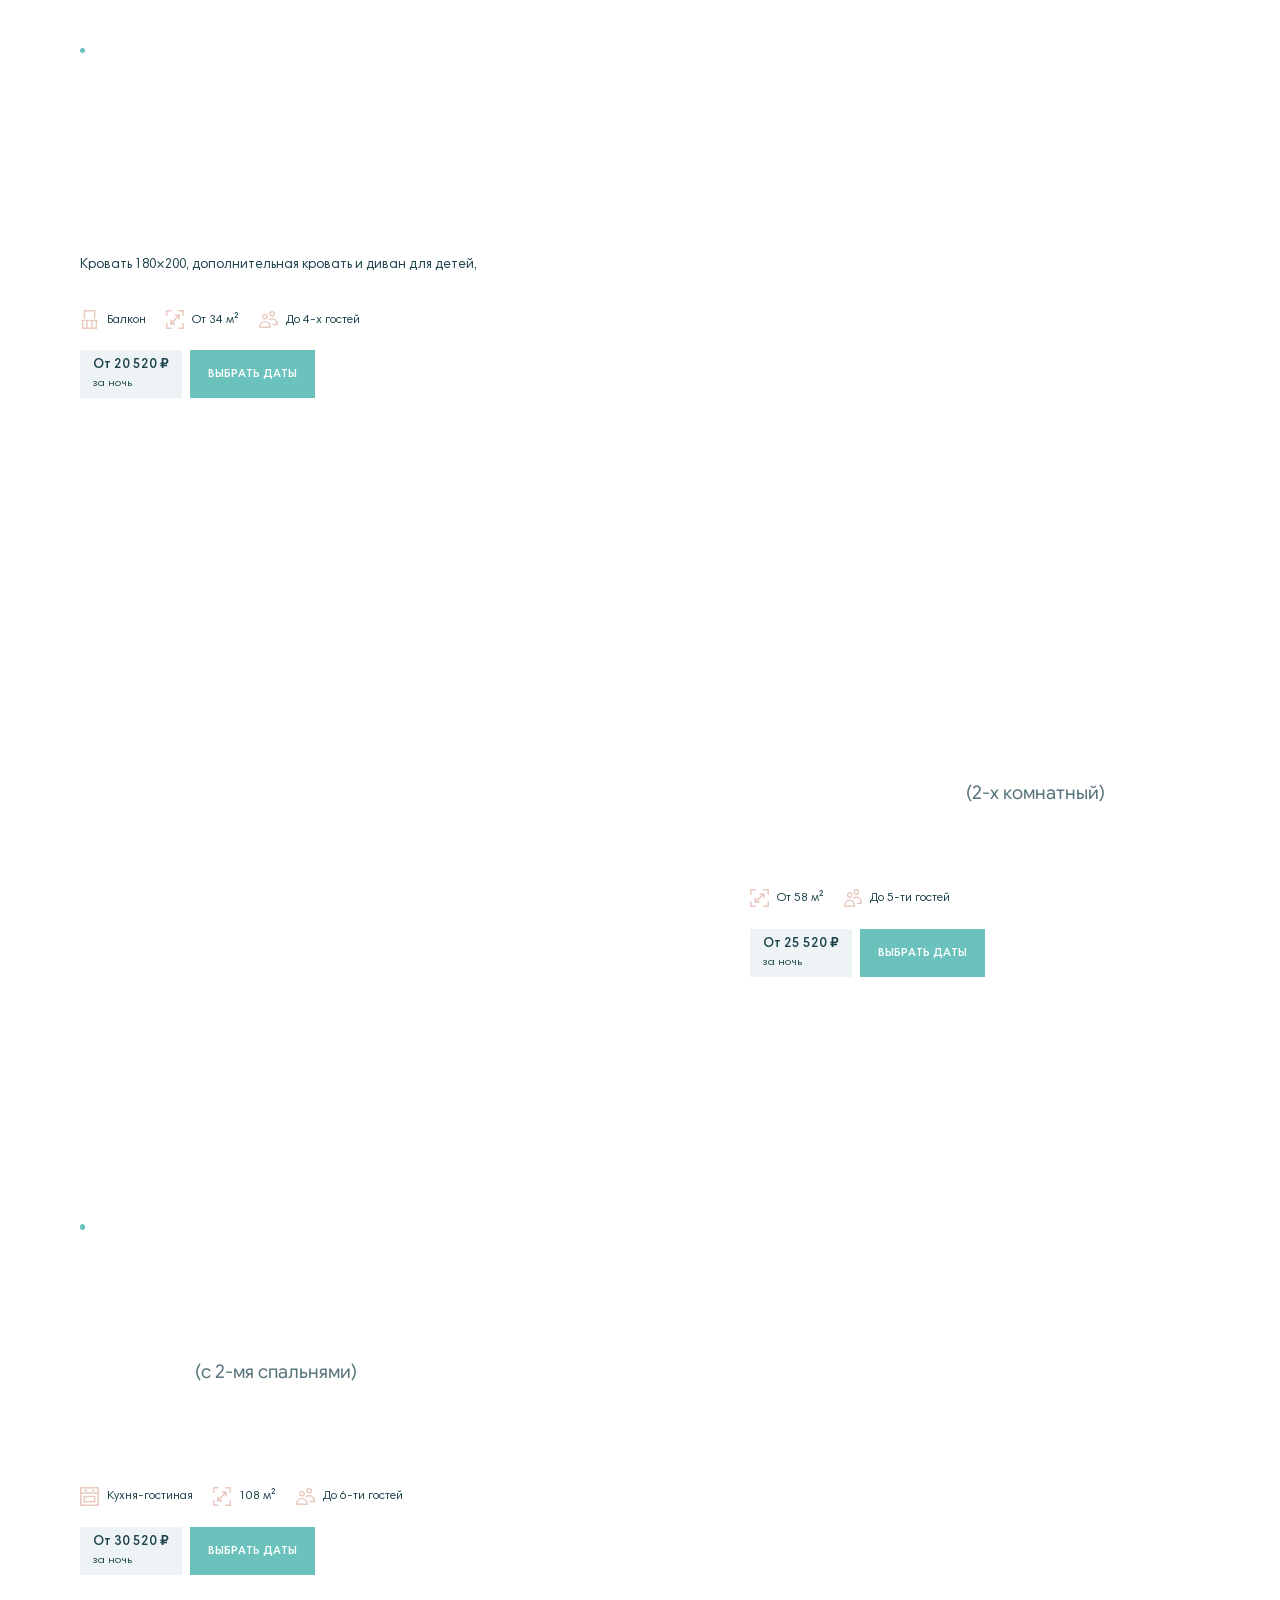
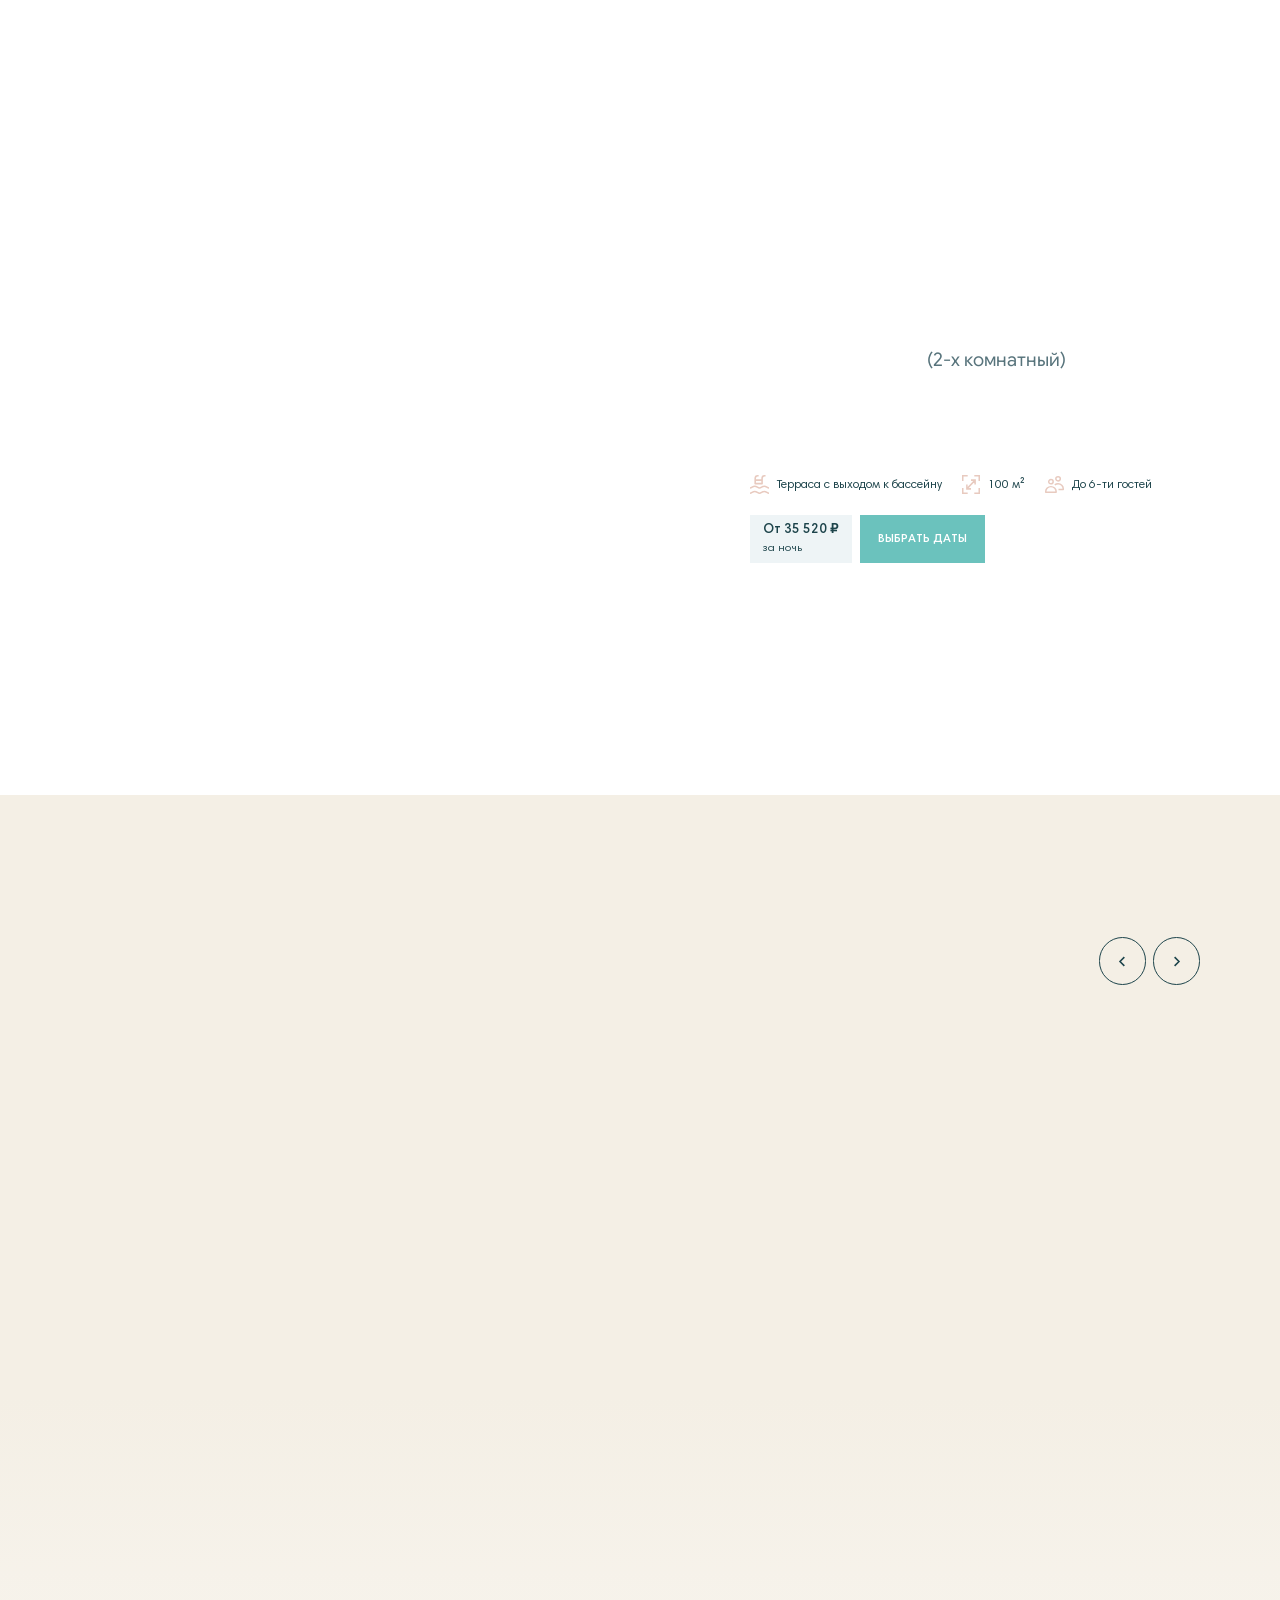
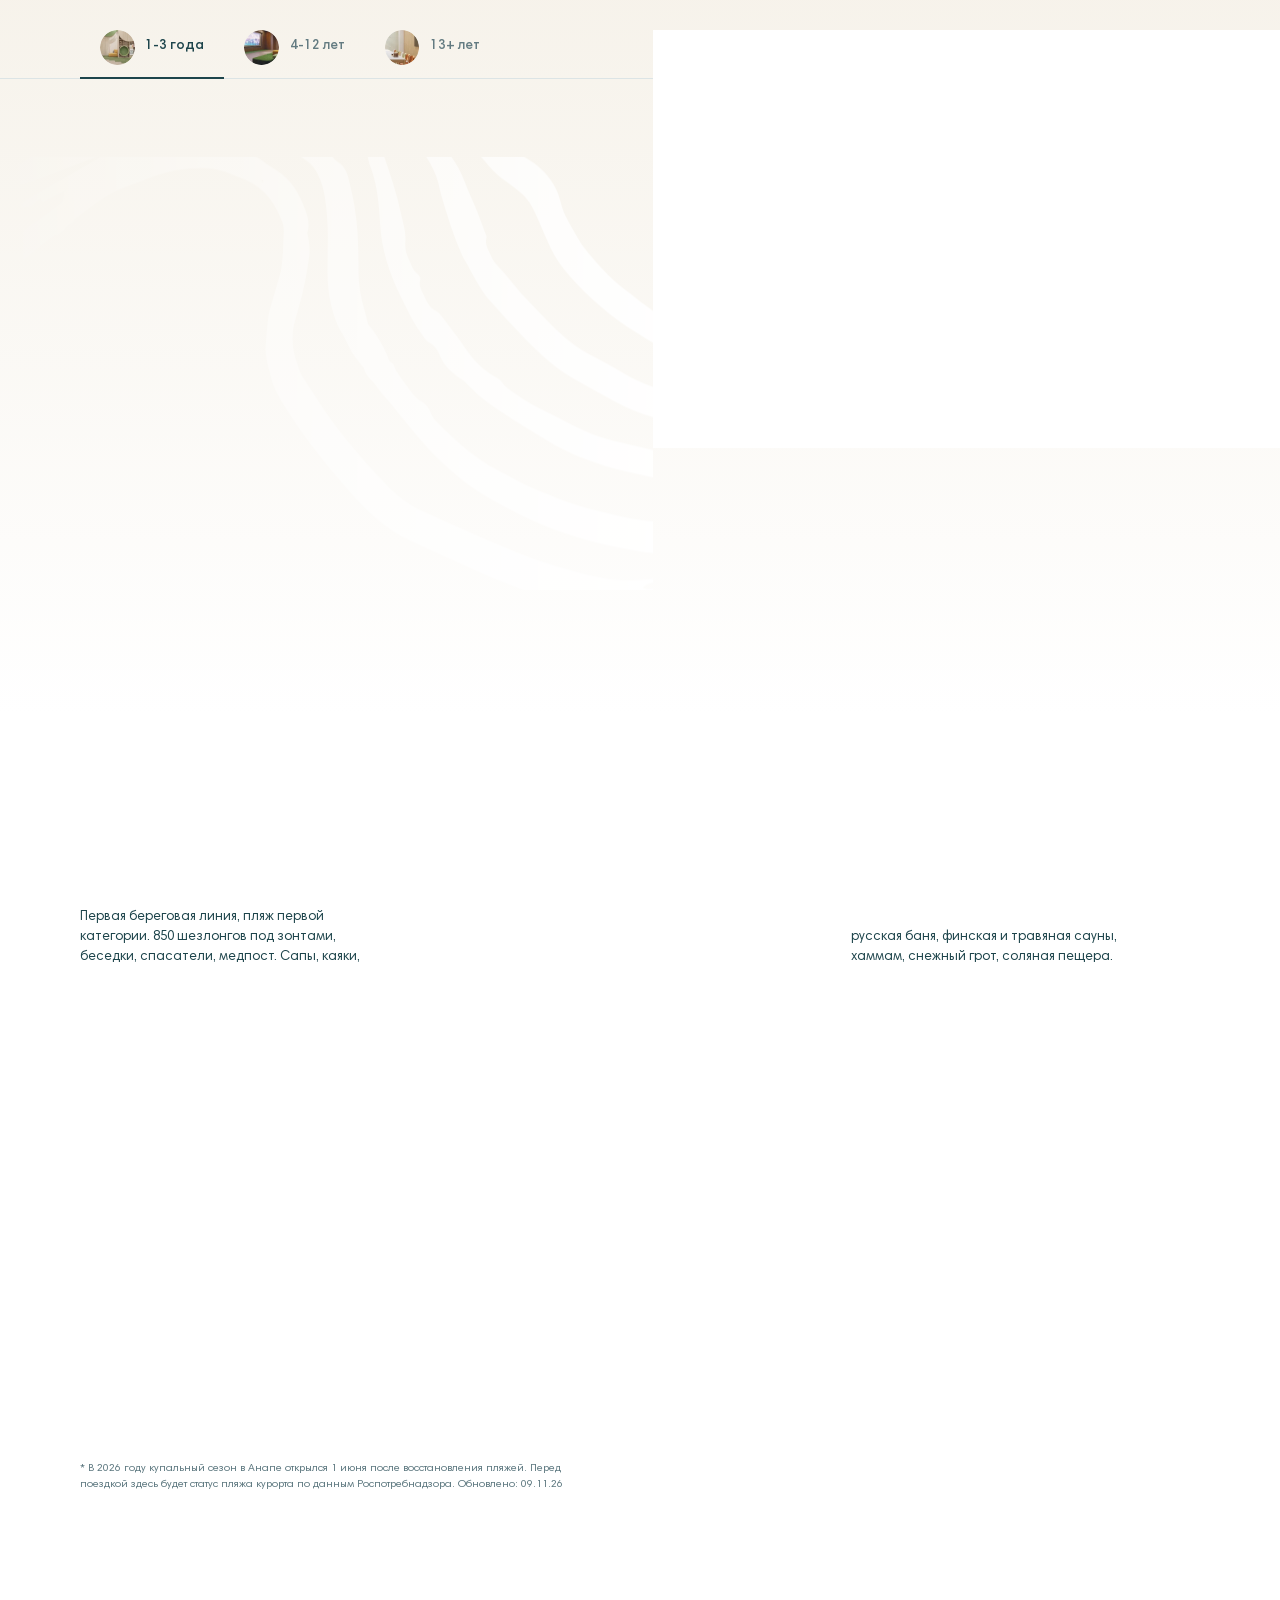
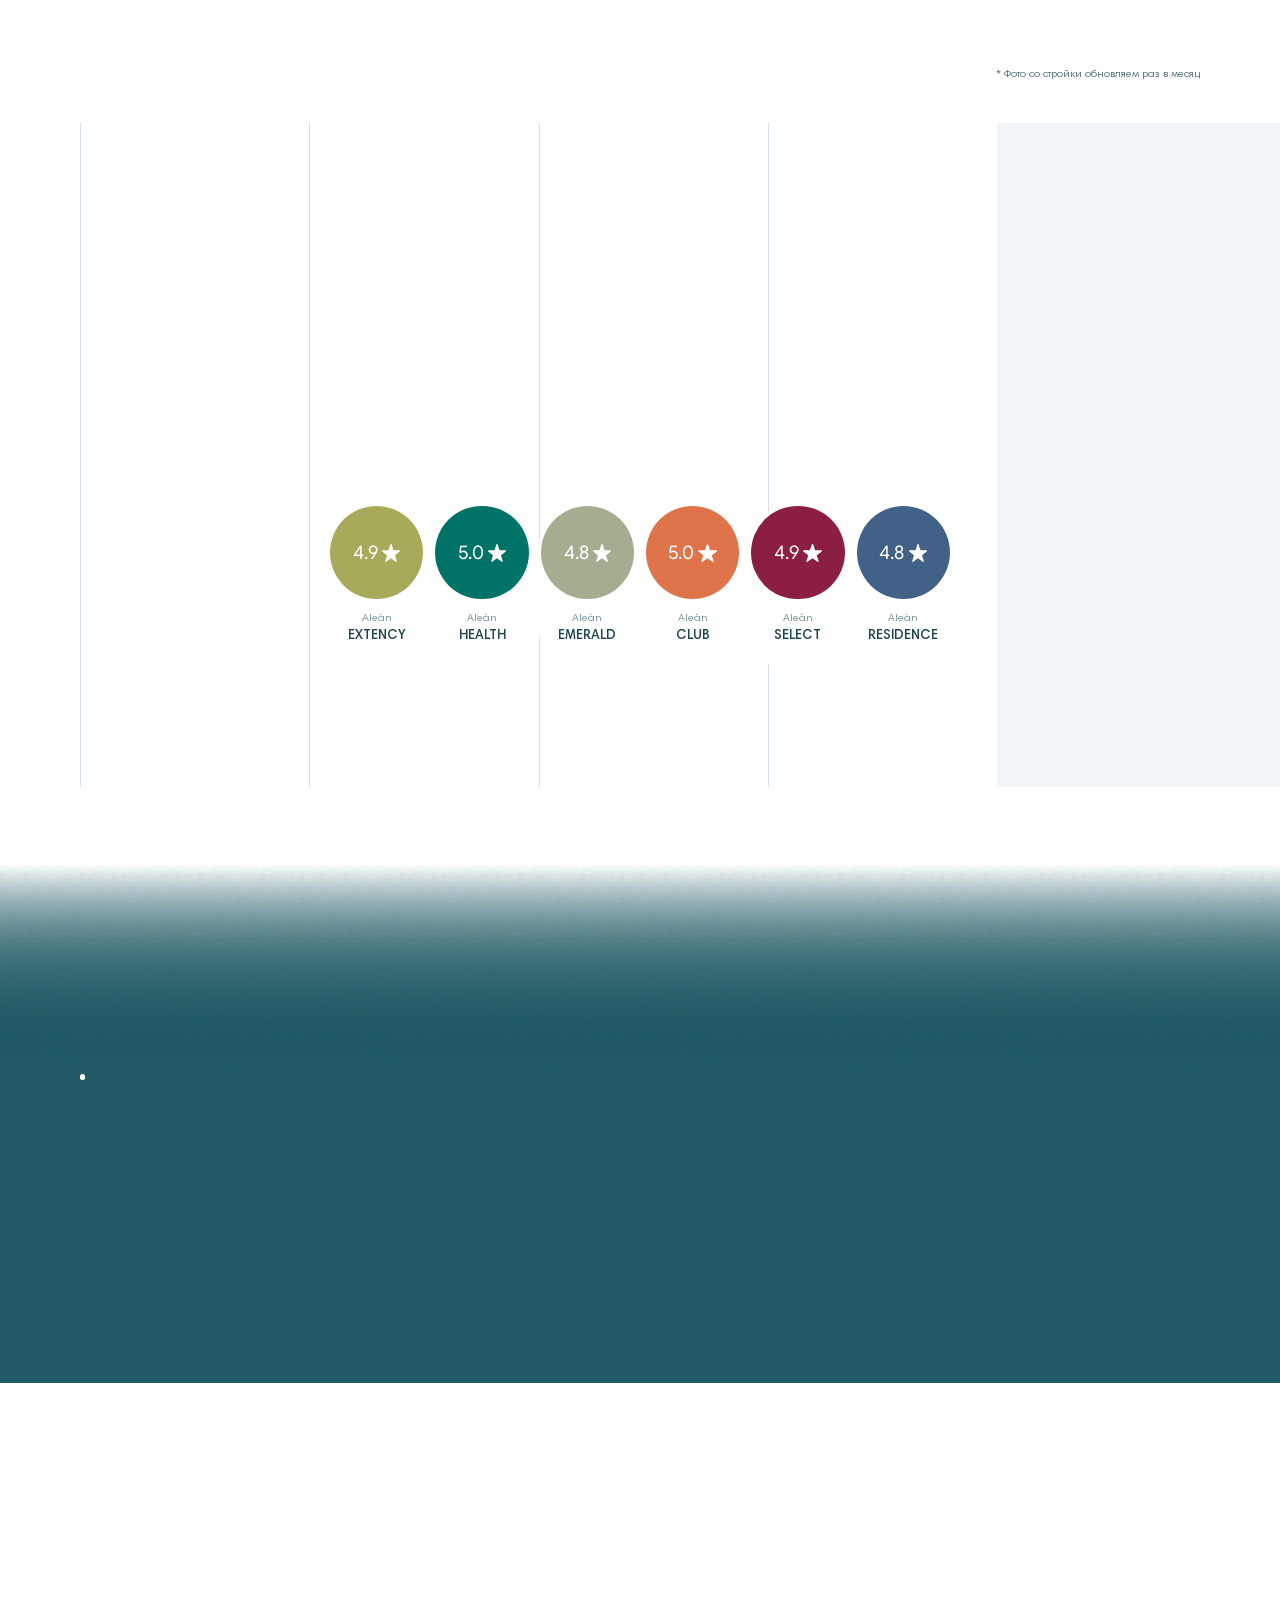
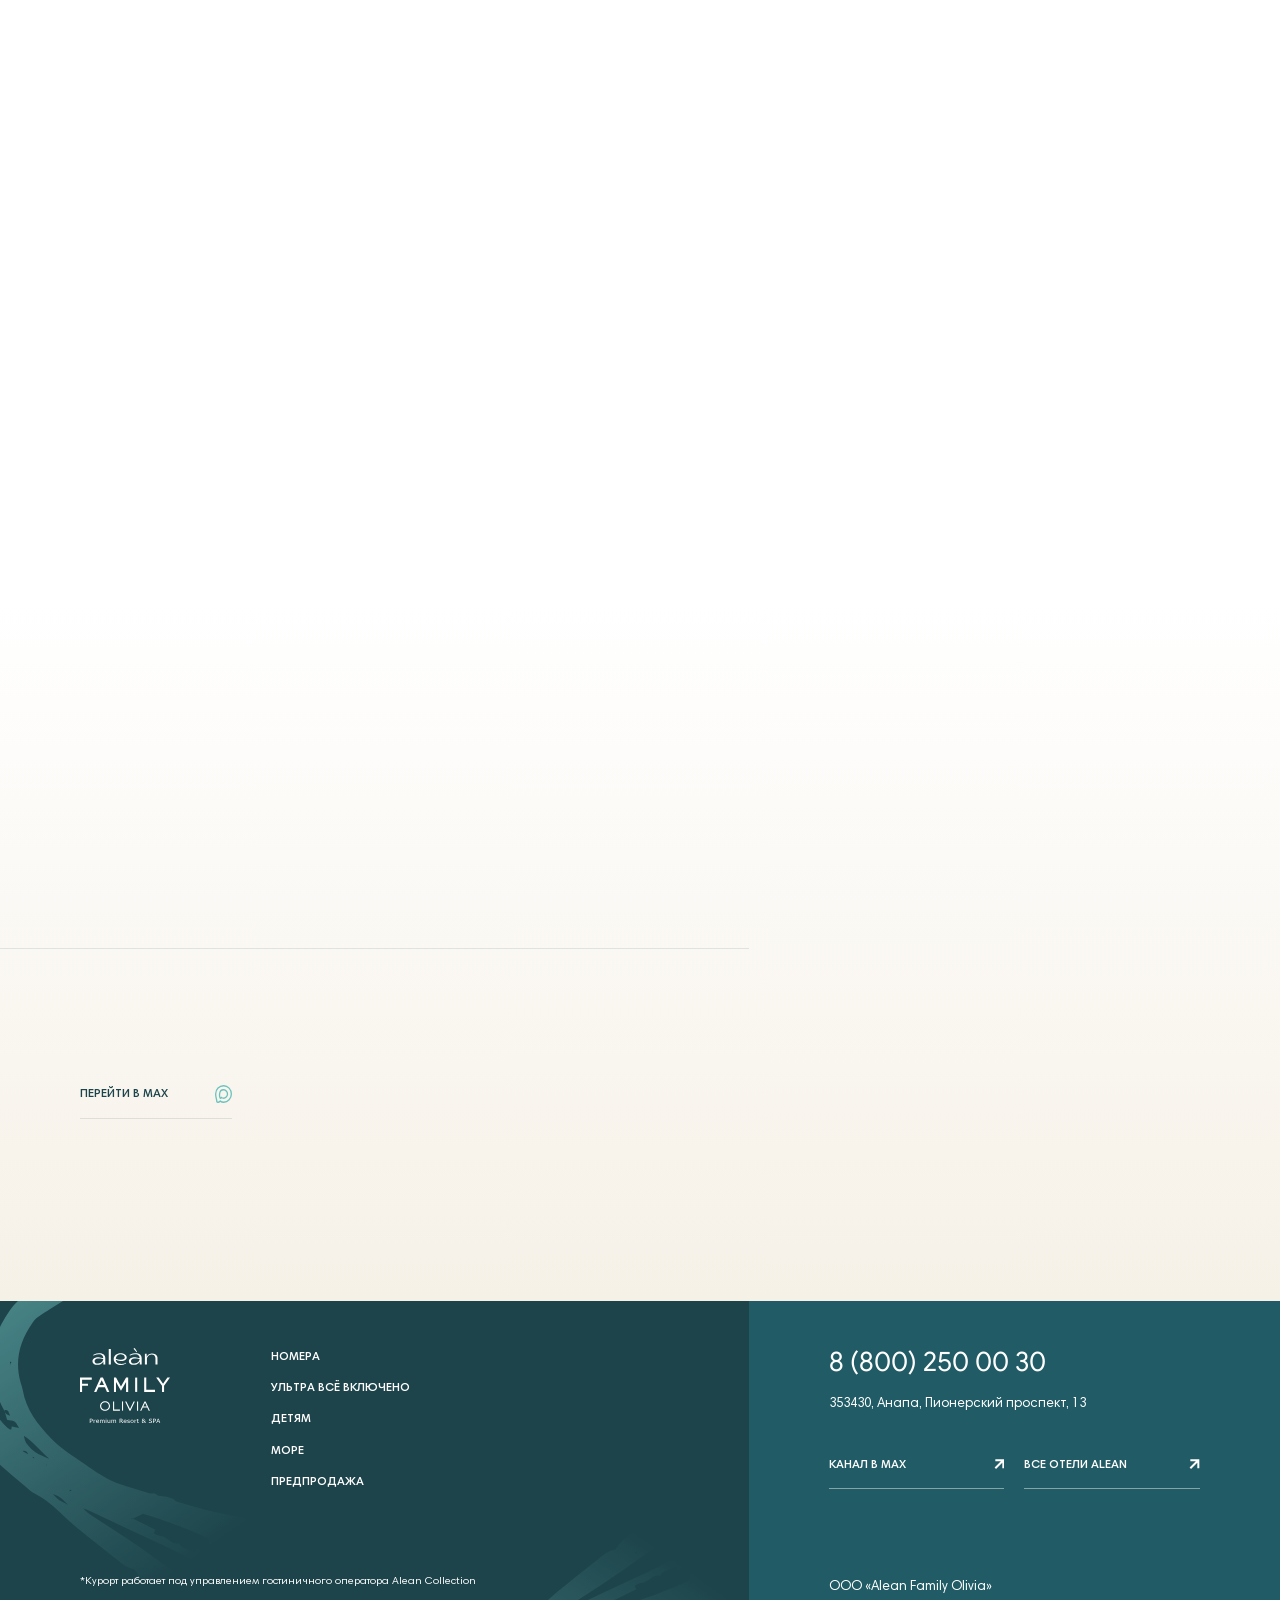
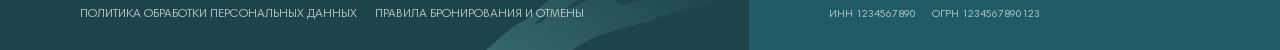
<file: concept-5/index.html>
<!doctype html>
<html lang="ru">
<head><meta name="robots" content="noindex, nofollow, noarchive">
  <meta charset="utf-8">
  <meta name="viewport" content="width=device-width, initial-scale=1">
  <title>Alean Family Olivia — семейный курорт в Анапе</title>
  <link rel="preload" href="assets/facade.webp" as="image">
  <link rel="stylesheet" href="style.css">
  <link rel="stylesheet" href="resort-sections.css">
  <link rel="stylesheet" href="end-sections.css">
  <script defer src="vendor/gsap.min.js"></script>
  <script defer src="vendor/ScrollTrigger.min.js"></script>
  <script defer src="vendor/lenis.min.js"></script>
  <script defer src="motion.js"></script>
  <script defer src="hero-slider.js"></script>
  <script defer src="booking.js"></script>
  <script defer src="resort-sections.js"></script>
  <script defer src="end-sections.js"></script>
</head>
<body>
<header>
    <p class="opening-note">Открытие в июне 2027<i aria-hidden="true"></i>Предпродажа сезона открыта</p>
    <div class="header-row">
      <nav aria-label="Навигация по странице">
        <a href="#rooms">Номера</a>
        <a href="#inclusive">Ультра всё включено</a>
        <a href="#children">Детям</a>
        <a href="#sea">Море</a>
        <a href="#season-offer">Предпродажа</a>
      </nav>
      <a class="logo" href="#top" aria-label="Alean Family Olivia, к началу страницы"><img src="assets/logo.svg" alt=""><img class="logo-color" src="assets/logo-header-light.svg" alt=""></a>
      <div class="contact"><a class="phone" href="tel:88002500030">8 (800) 250 00 30</a><span class="available"><i></i>Круглосуточно 24/7</span></div>
    </div>
</header>
<main>
  <div class="hero-stage" id="top">
  <section class="hero" aria-labelledby="resort-name">
    <div class="hero-media"><div class="facade">
      <div class="slide-photo current"><img src="assets/facade.webp" alt="Фасад курорта Alean Family Olivia"></div>
      <div class="slide-photo" aria-hidden="true"><img src="assets/sea-balcony.webp" alt="Балкон номера с видом на море"></div>
      <div class="slide-photo" aria-hidden="true"><img src="assets/kids-club.webp" alt="Пространство для детей и подростков"></div>
    </div></div>

    <div class="hero-copy">
      <div class="location-row"><p class="location">Анапа, первая береговая линия</p><span class="hero-rating">5<img src="assets/rating-star.svg" alt=" звёзд"></span></div>
      <h1 id="resort-name">Alean<br>Family Olivia</h1>
      <a class="action light" href="#season-offer"><span>Условия предпродажи</span><svg viewBox="0 0 16 16" aria-hidden="true"><path d="M2 14 14 2 M2 2h12v12"/></svg></a>
    </div>
    <div class="slide-rail"><div class="slide-controls" role="group" aria-label="Слайды о курорте">
      <button type="button" data-location="Анапа, первая береговая линия" data-title="Alean|Family Olivia">Alean Family Olivia</button>
      <button type="button" data-location="От 34 до 108 м²" data-title="Номера с видом|на Чёрное море">Номера с видом на Чёрное море</button>
      <button type="button" data-location="Под разный возраст" data-title="Для детей|и подростков">Для детей и подростков</button>
    </div></div>
    <aside class="presale" id="presale" aria-label="Предпродажа">
      <p class="eyebrow presale-label" data-text><i></i>Предпродажа</p>
      <div class="sale-card" data-wipe>
        <p class="season">Отдых в сезоне</p><p class="year">2027</p>
        <ul><li>Новый семейный курорт</li><li>Все номера с видом на море</li><li>Ультра всё включено</li></ul>
        <a href="#rooms" class="action dark"><span>Подобрать номер</span><img src="assets/key.svg" alt=""></a>
      </div>
    </aside>
    <figure class="room" data-wipe><img src="assets/bedroom.webp" alt="Номер с балконом и видом на море"></figure>
    <img class="brush" src="assets/brush.svg" alt="" data-wipe>
  </section>
  </div>
  <section class="about" aria-labelledby="about">
    <img class="wave" src="assets/wave.svg" alt="">
    <div class="story">
      <h2 id="about"><img class="quote" src="assets/story-quote.svg" alt=""><span data-text>Новый семейный курорт<br>на первой линии<br>Пионерского проспекта<br>в Анапе</span></h2>
      <div class="description">
        <p data-text>Рестораны и бары, бассейны,<br>акватермальный комплекс, клубы<br>для детей и подростков, творческие<br>студии и спорт на одной территории.</p>
        <p data-text>Курорт работает круглый год<br>по системе «Ультра всё включено».<br>Пляж работает с мая по октябрь,<br>акватермальный комплекс круглый год.</p>
      </div>
    </div>
    <div class="thumbs">
      <a class="thumb-link" href="#rooms" data-wipe><span class="thumb-photo"><img src="assets/bedroom.webp" alt=""><img class="thumb-arrow" src="assets/feature-arrow.svg" alt=""></span><strong>Номера</strong><small>4 категории</small></a>
      <a class="thumb-link" href="#open-pools" data-wipe><span class="thumb-photo"><img src="assets/pool.png" alt=""><img class="thumb-arrow" src="assets/feature-arrow.svg" alt=""></span><strong>Бассейны</strong><small>от +30 °C</small></a>
      <a class="thumb-link" href="#sea" data-wipe><span class="thumb-photo"><img src="assets/sea-balcony.webp" alt=""><img class="thumb-arrow" src="assets/feature-arrow.svg" alt=""></span><strong>Море</strong><small>1-ая линия</small></a>
    </div>
    <div class="stats">
      <div class="stat grounds"><p><b>5</b><img class="stat-star" src="assets/stat-star.svg" alt=" звёзд"></p><small>первая береговая линия,<br>пляж первой категории</small></div>
      <div class="stat rooms"><p><b>615</b></p><small>номеров с видом на море</small></div>
      <div class="stat children"><p>До <b>15</b> лет</p><small>дети живут бесплатно<br>на дополнительном месте</small></div>
      <div class="stat area"><p><b>24/7</b></p><small>питание и напитки по системе<br>«Ультра всё включено»</small></div>
    </div>
    <div class="hotel-scene" id="pools"><img class="hotel" src="assets/hotel.webp" alt="Панорама отеля с открытым бассейном"></div>
  </section>
<section class="season-offer" id="season-offer" aria-labelledby="season-offer-title">
  <h2 class="eyebrow" id="season-offer-title" data-text><i></i>Сезон 2027 по ценам предпродажи</h2>
  <div class="season-layout">
    <div class="season-price">
      <p class="display-price"><span data-text>От 20 520 ₽</span><sup>*</sup></p>
      <p class="section-lead" data-text>за ночь за номер, «Ультра всё включено»</p>
      <div class="offer-actions"><button class="action date-action" type="button" data-date-trigger aria-controls="dates" aria-expanded="false"><span>Выбрать даты</span></button><a class="action dark manager-action" href="tel:88002500030"><span>Подобрать с менеджером</span><img src="assets/season-headset.svg" alt=""></a></div>
      <p class="section-note">* Бронирование открыто до открытия курорта. Цены предпродажи действуют<br>до 31.12.26 или до окончания квоты по выбранной категории.</p>
    </div>
    <div class="season-terms"><div><h3 data-text>Дети до 15 лет бесплатно</h3><p data-text>на дополнительном месте в номере (до 14 лет включительно)</p></div><div><h3 data-text>Если открытие сдвинется</h3><p data-text>перенос дат или полный<br>возврат средств</p></div><div><h3 data-text>Предоплата 15%</h3><p data-text>остаток за 2 недели до заезда</p></div><div><h3 data-text>Бесплатная отмена</h3><p data-text>на дополнительном месте<br>в номере (до 14 лет включительно)</p></div></div>
  </div>
</section>
<section class="accommodations" id="rooms" aria-label="Номера">
  <article class="room-category">
    <div class="room-details">
      <p class="eyebrow" data-text><i></i>615 номеров, и из каждого видно море</p>
      <h2 class="section-title" data-text>Делюкс</h2>
      <p class="room-description" data-text>Кровать 180×200, дополнительная кровать и диван для детей, капсульная кофемашина. Есть адаптированные номера<br>для маломобильных гостей</p>
      <ul class="room-amenities"><li><img src="assets/amenity-balcony.svg" alt="">Балкон</li><li><img src="assets/amenity-area.svg" alt="">От 34 м²</li><li><img src="assets/amenity-guests.svg" alt="">До 4-х гостей</li></ul>
      <div class="room-rate"><p><strong>От 20 520 ₽</strong><small>за ночь</small></p><button class="action date-action" type="button" data-date-trigger aria-controls="dates" aria-expanded="false"><span>Выбрать даты</span></button></div>
    </div>
    <figure class="room-visual" data-wipe><img src="assets/room-deluxe.webp" alt="Делюкс в Alean Family Olivia" loading="lazy"></figure>
  </article>
  <article class="room-category">
    <div class="room-details">

      <h2 class="section-title" data-text>Семейный</h2><p class="room-subtitle">(2-х комнатный)</p>
      <p class="room-description" data-text>Спальня родителей и отдельная комната с двумя<br>кроватями для детей, гардеробная</p>
      <ul class="room-amenities"><li><img src="assets/amenity-area.svg" alt="">От 58 м²</li><li><img src="assets/amenity-guests.svg" alt="">До 5-ти гостей</li></ul>
      <div class="room-rate"><p><strong>От 25 520 ₽</strong><small>за ночь</small></p><button class="action date-action" type="button" data-date-trigger aria-controls="dates" aria-expanded="false"><span>Выбрать даты</span></button></div>
    </div>
    <figure class="room-visual" data-wipe><img src="assets/room-family.webp" alt="Семейный в Alean Family Olivia" loading="lazy"></figure>
  </article>
  <article class="room-category">
    <div class="room-details">
      <p class="eyebrow" data-text><i></i>27 люксов — больше пространства, больше комфорта</p>
      <h2 class="section-title" data-text>Люкс</h2><p class="room-subtitle">(с 2-мя спальнями)</p>
      <p class="room-description" data-text>Две спальни, кухня-гостиная с обеденным столом на 4 персоны,<br>две ванные комнаты, вечерний сервис. Для большой семьи<br>или поездки с бабушками и дедушками</p>
      <ul class="room-amenities"><li><img src="assets/amenity-kitchen.svg" alt="">Кухня-гостиная</li><li><img src="assets/amenity-area.svg" alt="">108 м²</li><li><img src="assets/amenity-guests.svg" alt="">До 6-ти гостей</li></ul>
      <div class="room-rate"><p><strong>От 30 520 ₽</strong><small>за ночь</small></p><button class="action date-action" type="button" data-date-trigger aria-controls="dates" aria-expanded="false"><span>Выбрать даты</span></button></div>
    </div>
    <figure class="room-visual" data-wipe><img src="assets/room-suite.webp" alt="Люкс в Alean Family Olivia" loading="lazy"></figure>
  </article>
  <article class="room-category">
    <div class="room-details">

      <h2 class="section-title" data-text>Дуплекс</h2><p class="room-subtitle">(2-х комнатный)</p>
      <p class="room-description" data-text>Гостиная на первом уровне, спальни на втором.<br>С террасы прямой выход к бассейну, общему для<br>7 номеров. Вечерний сервис</p>
      <ul class="room-amenities"><li><img src="assets/amenity-terrace.svg" alt="">Терраса с выходом к бассейну</li><li><img src="assets/amenity-area.svg" alt="">100 м²</li><li><img src="assets/amenity-guests.svg" alt="">До 6-ти гостей</li></ul>
      <div class="room-rate"><p><strong>От 35 520 ₽</strong><small>за ночь</small></p><button class="action date-action" type="button" data-date-trigger aria-controls="dates" aria-expanded="false"><span>Выбрать даты</span></button></div>
    </div>
    <figure class="room-visual" data-wipe><img src="assets/room-duplex.webp" alt="Дуплекс в Alean Family Olivia" loading="lazy"></figure>
  </article>
</section>
<section class="dining-section" id="inclusive" aria-labelledby="dining-title">
  <div class="dining-header">
    <div><h2 class="section-title" id="dining-title" data-text>Ультра всё включено</h2><p class="section-lead" data-text>Еда и напитки включены круглые сутки</p></div>
    <div class="dining-controls"><button class="circle-action" type="button" data-dining-step="-1" aria-label="Предыдущая карточка" aria-controls="dining-track"><svg viewBox="0 0 24 24" aria-hidden="true"><path d="m15 5-7 7 7 7"/></svg></button><button class="circle-action" type="button" data-dining-step="1" aria-label="Следующая карточка" aria-controls="dining-track"><svg viewBox="0 0 24 24" aria-hidden="true"><path d="m9 5 7 7-7 7"/></svg></button></div>
  </div>
  <div class="dining-viewport">
  <div class="dining-track" id="dining-track">
    <article class="dining-card dining-card-wide" data-wipe>
      <img class="dining-photo" src="assets/dining-olivia.webp" alt="" loading="lazy">
      <div class="dining-cover"><h3>Оливия</h3><p>Основной семейный ресторан</p></div>
      <div class="dining-info" id="dining-olivia-info" aria-hidden="true">
        <div class="dining-info-copy"><h3>Оливия</h3><p>Пять кухонь по дням недели: русская, паназиатская, средиземноморская, кавказская, скандинавская. Шоу-кухня, гриль и вок</p></div>
        <img class="dining-art" src="assets/dining-olivia-art.svg" alt="">
      </div>
      <button class="circle-action dining-toggle" type="button" aria-label="Подробнее: Оливия" aria-controls="dining-olivia-info" aria-expanded="false">
        <span class="dining-symbol" aria-hidden="true"></span>
      </button>
    </article>
    <article class="dining-card" data-wipe data-wipe-top-overflow>
      <img class="dining-photo" src="assets/dining-eclair.webp" alt="" loading="lazy">
      <div class="dining-cover"><h3>Эклер</h3><p>Кафе-кондитерская</p></div>
      <div class="dining-info" id="dining-eclair-info" aria-hidden="true">
        <div class="dining-info-copy"><h3>Эклер</h3><p>Десерты, мороженое, молочные коктейли, баббл-ти</p></div>
        <img class="dining-art" src="assets/dining-dessert-art.svg" alt="">
      </div>
      <span class="dessert-brush" aria-hidden="true"><img src="assets/dining-brush.svg" alt=""></span>
      <button class="circle-action dining-toggle" type="button" aria-label="Подробнее: Эклер" aria-controls="dining-eclair-info" aria-expanded="false">
        <span class="dining-symbol" aria-hidden="true"></span>
      </button>
    </article>
    <article class="dining-card" data-wipe>
      <img class="dining-photo" src="assets/dining-children.webp" alt="" loading="lazy">
      <div class="dining-cover"><h3>Детям</h3><p>Детская линия для 0-3 и 4-7 лет</p></div>
      <div class="dining-info" id="dining-children-info" aria-hidden="true">
        <div class="dining-info-copy"><h3>Детям</h3><p>Смеси, каши, пюре, подогреватели и стерилизаторы для бутылочек</p></div>
        <img class="dining-art" src="assets/dining-children-art.svg" alt="">
      </div>
      <button class="circle-action dining-toggle" type="button" aria-label="Подробнее: Детям" aria-controls="dining-children-info" aria-expanded="false">
        <span class="dining-symbol" aria-hidden="true"></span>
      </button>
    </article>
    <article class="dining-card" data-wipe>
      <img class="dining-photo" src="assets/dining-vine.webp" alt="" loading="lazy">
      <div class="dining-cover"><h3>Лоза у моря</h3><p>Авторская кухня и вино</p></div>
      <div class="dining-info" id="dining-vine-info" aria-hidden="true">
        <div class="dining-info-copy"><h3>Лоза у моря</h3><p>Сет-меню с обслуживанием официантами с 11:00 до 23:00. Устрицы и дегустационные сеты за доплату</p></div>
        <img class="dining-art" src="assets/dining-vine-art.svg" alt="">
      </div>
      <button class="circle-action dining-toggle" type="button" aria-label="Подробнее: Лоза у моря" aria-controls="dining-vine-info" aria-expanded="false">
        <span class="dining-symbol" aria-hidden="true"></span>
      </button>
    </article>
    <article class="dining-card" data-wipe>
      <img class="dining-photo" src="assets/dining-bars.webp" alt="" loading="lazy">
      <div class="dining-cover"><h3>Бары</h3><p>Вино, пиво, коктейли и крепкие напитки</p></div>
      <div class="dining-info" id="dining-bars-info" aria-hidden="true">
        <div class="dining-info-copy"><h3>Бары</h3><p>Миндаль, Панорама с видом на море, Бар у бассейна, Дюна на пляже. Вино, пиво, коктейли и крепкие напитки по системе «Ультра всё включено».</p></div>
        <img class="dining-art" src="assets/dining-bars-art.svg" alt="">
      </div>
      <button class="circle-action dining-toggle" type="button" aria-label="Подробнее: Бары" aria-controls="dining-bars-info" aria-expanded="false">
        <span class="dining-symbol" aria-hidden="true"></span>
      </button>
    </article>
    <article class="dining-card" data-wipe>
      <img class="dining-photo" src="assets/dining-night.webp" alt="" loading="lazy">
      <div class="dining-cover"><h3>Ночью</h3><p>С полуночи до 7:30</p></div>
      <div class="dining-info" id="dining-night-info" aria-hidden="true">
        <div class="dining-info-copy"><h3>Ночью</h3><p>С полуночи до 7:30 в лаунж-баре чай, кофе, сэндвичи и детское питание</p></div>
        <img class="dining-art" src="assets/dining-night-art.svg" alt="">
      </div>
      <button class="circle-action dining-toggle" type="button" aria-label="Подробнее: Ночью" aria-controls="dining-night-info" aria-expanded="false">
        <span class="dining-symbol" aria-hidden="true"></span>
      </button>
    </article>
    <article class="dining-card dining-paid" data-wipe><h3>За доплату:</h3><ul class="dash-list"><li>Процедуры Центра красоты и здоровья</li><li>Рум-сервис</li><li>Винная карта</li><li>Напитки сверх базового списка</li><li>Устрицы и морские закуски</li><li>Беседки на пляже</li><li>Трансфер</li></ul></article>
  </div>
  </div>
</section>
<section class="kids-section" id="children" aria-labelledby="kids-title">
  <h2 class="section-title" id="kids-title" data-text>Детям интересно,<br>у родителей свободное время</h2>
  <div class="kids-layout">
    <div class="kids-program">
      <div class="kids-tabs" role="tablist" aria-label="Возраст ребёнка">
        <button type="button" role="tab" id="kids-tab-1" aria-selected="true" aria-controls="kids-panel-1" tabindex="0"><img src="assets/kids-tab-1.webp" alt="">1-3 года</button><button type="button" role="tab" id="kids-tab-2" aria-selected="false" aria-controls="kids-panel-2" tabindex="-1"><img src="assets/kids-tab-2.webp" alt="">4-12 лет</button><button type="button" role="tab" id="kids-tab-3" aria-selected="false" aria-controls="kids-panel-3" tabindex="-1"><img src="assets/kids-tab-3.webp" alt="">13+ лет</button>
        <span class="kids-tab-line" aria-hidden="true"></span>
      </div>
      <div class="kids-wave-window" aria-hidden="true"><img class="kids-waves" src="assets/kids-waves.svg" alt=""></div>
      <div class="kids-panels">
      <div class="kids-panel" role="tabpanel" id="kids-panel-1" aria-labelledby="kids-tab-1">
        <div class="kids-age"><p class="display-price" data-text>1-3</p><p data-text>мини-клуб в Вики Чики,<br>можно оставить с педагогом</p></div>
        <figure class="kids-photo" data-wipe><img src="assets/kids-toddler.webp" alt="Клуб для детей 1-3 года" loading="lazy"></figure>
      </div><div class="kids-panel" role="tabpanel" id="kids-panel-2" aria-labelledby="kids-tab-2" hidden>
        <div class="kids-age"><p class="display-price">4-12</p><p>Вики Чики: интерактивные игры,<br>кинотеатр, игровая терраса,<br>студия опытов Эврика</p></div>
        <figure class="kids-photo"><img src="assets/kids-school.webp" alt="Клуб для детей 4-12 лет" loading="lazy"></figure>
      </div><div class="kids-panel" role="tabpanel" id="kids-panel-3" aria-labelledby="kids-tab-3" hidden>
        <div class="kids-age"><p class="display-price">13+</p><p>Свобода: клуб для подростков, Погружение (VR), Перезагрузка (приставки)</p></div>
        <figure class="kids-photo"><img src="assets/kids-teen.webp" alt="Клуб для детей 13+ лет" loading="lazy"></figure>
      </div>
      </div>
    </div>
    <div class="kids-shared">
      <h3 data-text>Для всех:</h3><ul class="dash-list" data-wipe><li>Академия телевидения</li><li>Арт-студия Синяя птица</li><li>Кулинарная студия Шеф и Ко</li><li>Игротека</li><li>Батутный центр</li></ul>
      <h3 data-text>Каждый вечер:</h3>
      <ul class="kids-schedule" data-wipe><li><time>19:30</time><span>мини-диско</span></li><li><time>20:30</time><span>семейное шоу</span></li><li><time>21:30</time><span>дискотека</span></li><li><time>22:30</time><span>игры и караоке</span></li></ul>
    </div>
  </div>
</section>
<section class="sea-section" id="sea" aria-labelledby="sea-title">
  <h2 class="section-title" id="sea-title" data-text>Своё море и тёплая<br>вода в любую погоду</h2>
  <div class="sea-features">
    <div><h3 data-text>Пляж</h3><p data-text>Первая береговая линия, пляж первой категории. 850 шезлонгов под зонтами, беседки, спасатели, медпост. Сапы, каяки, верёвочный парк, лазертаг.</p></div>
    <div id="open-pools"><h3 data-text>Открытые бассейны</h3><p data-text>Плавательный бассейн 1 658 м²,<br>детский аква-плей и анимационный<br>бассейн. Вода от +30 °C</p></div>
    <div><h3 data-text>Акватермальный комплекс</h3><p data-text>Крытый бассейн с выплывом на улицу,<br>русская баня, финская и травяная сауны, хаммам, снежный грот, соляная пещера. Работает круглый год.</p></div>
  </div>
  <div class="sea-visual">
    <figure data-wipe><img src="assets/sea-view.webp" alt="Вид на море с балкона курорта" loading="lazy"></figure>
    <div class="waterpark-badge" data-wipe><img src="assets/sea-waterpark.webp" alt=""><div><strong>Крытый аквапарк 3 400 м²</strong><small>откроется в сентябре 2027</small></div></div>
  </div>
  <p class="section-note">* В 2026 году купальный сезон в Анапе открылся 1 июня после восстановления пляжей. Перед поездкой здесь будет статус пляжа курорта по данным Роспотребнадзора. Обновлено: 09.11.26</p>
</section>
<section class="construction-section" id="construction" aria-labelledby="construction-title">
  <div class="construction-header">
    <h2 class="section-title" id="construction-title" data-text>Ход строительства</h2>
    <p class="section-lead" data-text>Курорт открывает гостиничный оператор Alean Collection</p>
    <p class="section-note">* Фото со стройки обновляем раз в месяц</p>
  </div>
  <div class="construction-body">
    <ol class="construction-timeline" aria-label="Этапы строительства">
      <li class="construction-stage">
        <figure class="construction-thumb construction-thumb-frame" data-wipe><img src="assets/construction-facade.webp" alt="" loading="lazy"></figure>
        <h3 data-text>Ноябрь 2026</h3><p data-text>Каркас корпуса</p>
      </li>
      <li class="construction-stage">
        <figure class="construction-thumb construction-thumb-glazing" data-wipe><img src="assets/construction-facade.webp" alt="" loading="lazy"></figure>
        <h3 data-text>Дек-Янв 2026</h3><p data-text>Фасады и остекление</p>
      </li>
      <li class="construction-stage">
        <figure class="construction-thumb construction-thumb-interiors" data-wipe><img src="assets/room-deluxe.webp" alt="" loading="lazy"></figure>
        <h3 data-text>Янв-Фев 2027</h3><p data-text>Отделка номеров<br>и общих зон</p>
      </li>
      <li class="construction-stage">
        <figure class="construction-thumb construction-thumb-grounds" data-wipe><img src="assets/construction-pools.webp" alt="" loading="lazy"></figure>
        <h3 data-text>Март-Май 2026</h3><p data-text>Благоустройство<br>и бассейны</p>
      </li>
      <li class="construction-stage">
        <figure class="construction-thumb construction-thumb-opening" data-wipe><img src="assets/construction-opening.webp" alt="" loading="lazy"></figure>
        <h3 data-text>Июнь 2027</h3><p data-text>Открытие</p>
      </li>
    </ol>
    <div class="construction-scene">
      <figure class="construction-visual" data-wipe>
        <div class="construction-image" data-wipe-media>
          <img src="assets/construction-aerial.webp" alt="Визуализация курорта с высоты" loading="lazy">
          <span class="construction-glow" aria-hidden="true"></span>
        </div>
      </figure>
      <ul class="construction-ratings" aria-label="Рейтинги отелей Alean Collection">
        <li class="construction-rating" style="--rating-color:#a7aa59">
          <span class="construction-score" aria-label="4.9 из 5">4.9<img src="assets/construction-star.svg" alt=""></span>
          <span class="construction-brand">Aleàn</span><strong>EXTENCY</strong>
        </li>
        <li class="construction-rating" style="--rating-color:#007368">
          <span class="construction-score" aria-label="5.0 из 5">5.0<img src="assets/construction-star.svg" alt=""></span>
          <span class="construction-brand">Aleàn</span><strong>HEALTH</strong>
        </li>
        <li class="construction-rating" style="--rating-color:#a4ad90">
          <span class="construction-score" aria-label="4.8 из 5">4.8<img src="assets/construction-star.svg" alt=""></span>
          <span class="construction-brand">Aleàn</span><strong>EMERALD</strong>
        </li>
        <li class="construction-rating" style="--rating-color:#df744a">
          <span class="construction-score" aria-label="5.0 из 5">5.0<img src="assets/construction-star.svg" alt=""></span>
          <span class="construction-brand">Aleàn</span><strong>CLUB</strong>
        </li>
        <li class="construction-rating" style="--rating-color:#8b1f43">
          <span class="construction-score" aria-label="4.9 из 5">4.9<img src="assets/construction-star.svg" alt=""></span>
          <span class="construction-brand">Aleàn</span><strong>SELECT</strong>
        </li>
        <li class="construction-rating" style="--rating-color:#416187">
          <span class="construction-score" aria-label="4.8 из 5">4.8<img src="assets/construction-star.svg" alt=""></span>
          <span class="construction-brand">Aleàn</span><strong>RESIDENCE</strong>
        </li>
      </ul>
      <div class="construction-fade" aria-hidden="true"></div>
    </div>
  </div>
</section>
  <section class="booking" id="booking" aria-labelledby="booking-title">
    <h2 id="booking-title" class="eyebrow" data-text><i></i>Забронируйте номер прямо сейчас</h2>
    <div class="booking-panel" data-wipe>
      <div class="booking-fields">
        <button class="field" type="button" aria-controls="hotels" aria-expanded="false">
          <span class="field-label">Отель</span><span class="field-value"><span data-roll>Выбрать отель</span><svg viewBox="0 0 20 16" aria-hidden="true"><path d="m1 5 9 8 9-8"/></svg></span>
        </button>
        <button class="field" type="button" aria-controls="dates" aria-expanded="false">
          <span class="field-label">Дата заезда и выезда</span><span class="field-value"><span data-roll>Выбрать даты</span><i class="picker-icon calendar-icon" aria-hidden="true"></i></span>
        </button>
        <button class="field" type="button" aria-controls="guests" aria-expanded="false">
          <span class="field-label">Размещение</span><span class="field-value"><span data-roll>Выбрать гостей</span><i class="picker-icon guests-icon" aria-hidden="true"></i></span>
        </button>
        <label class="field promo"><span class="field-label">Промокод</span><span class="promo-control"><input class="field-value" type="text" name="promo" placeholder="Введите промокод" autocomplete="off"><span class="field-value promo-roll" aria-hidden="true"></span></span></label>
      </div>
      <button class="search-rooms" type="button" aria-disabled="true"><span>Найти номер</span></button>
    </div>
  </section>
<section class="faq-section" id="faq" aria-labelledby="faq-title">
  <h2 class="section-title" id="faq-title" data-text>Частые вопросы</h2>
  <div class="faq-list" data-wipe>
    <details class="faq-item" name="resort-faq" open>
      <summary><span>Когда откроется курорт?</span><span class="circle-action faq-toggle" aria-hidden="true"><span class="dining-symbol"></span></span></summary>
      <p>Летом 2027 года. Дату первого заезда сообщим всем, кто забронировал или оставил контакт.</p>
    </details>
    <details class="faq-item" name="resort-faq">
      <summary><span>Как размещаются дети?</span><span class="circle-action faq-toggle" aria-hidden="true"><span class="dining-symbol"></span></span></summary>
      <p>Дети до 15 лет живут бесплатно на дополнительном месте в номере (до 14 лет включительно).</p>
    </details>
    <details class="faq-item" name="resort-faq">
      <summary><span>Что входит в «Ультра всё включено»?</span><span class="circle-action faq-toggle" aria-hidden="true"><span class="dining-symbol"></span></span></summary>
      <p>Еда и напитки включены круглые сутки. Подробности и перечень услуг за доплату — в разделе «Ультра всё включено».</p>
    </details>
    <details class="faq-item" name="resort-faq">
      <summary><span>Когда работает пляж?</span><span class="circle-action faq-toggle" aria-hidden="true"><span class="dining-symbol"></span></span></summary>
      <p>Пляж работает с мая по октябрь.</p>
    </details>
    <details class="faq-item" name="resort-faq">
      <summary><span>Когда откроется аквапарк?</span><span class="circle-action faq-toggle" aria-hidden="true"><span class="dining-symbol"></span></span></summary>
      <p>Крытый аквапарк планируется открыть в сентябре 2027 года.</p>
    </details>
    <details class="faq-item" name="resort-faq">
      <summary><span>Можно ли с животными?</span><span class="circle-action faq-toggle" aria-hidden="true"><span class="dining-symbol"></span></span></summary>
      <p>Уточните условия размещения с животными у менеджера по телефону 8 (800) 250 00 30.</p>
    </details>
  </div>
</section>
<section class="callback-section" id="callback" aria-labelledby="callback-title">
  <div class="callback-copy">
    <div class="callback-intro">
      <h2 class="section-title" id="callback-title" data-text>Подберём номер<br>под вашу семью</h2>
      <p data-text>Менеджер позвонит, уточнит возраст детей и даты,<br>предложит номер и закрепит цену предпродажи</p>
    </div>
    <div class="callback-channel">
      <h3 class="section-lead" data-text>Не готовы решать сейчас?</h3>
      <p data-text>Подпишитесь на канал Alean Family Olivia в MAX</p>
      <span class="action dark callback-max-action" role="link" aria-disabled="true" tabindex="0"><span>Перейти в Max</span><img src="assets/callback-max.svg" alt=""></span>
    </div>
    <div class="callback-visual">
      <figure data-wipe><img src="assets/callback-room.webp" alt="Номер с видом на море" loading="lazy"></figure>
      <img class="callback-brush" src="assets/callback-brush.svg" alt="" data-wipe>
    </div>
  </div>
  <form class="callback-form" method="post" data-wipe aria-label="Подбор номера">
    <label class="field promo"><span class="field-label">Имя</span><span class="promo-control"><input class="field-value" name="name" autocomplete="given-name" placeholder="Иван" required><span class="field-value promo-roll" aria-hidden="true"></span></span></label>
    <label class="field promo"><span class="field-label">Телефон</span><span class="promo-control"><input class="field-value" name="phone" type="tel" autocomplete="tel" placeholder="+7 (___) ___-__-__" required><span class="field-value promo-roll" aria-hidden="true"></span></span></label>
    <button class="field filled" type="button" aria-controls="callback-methods" aria-expanded="false">
      <span class="field-label">Как связаться</span><span class="field-value"><span data-roll>Звонок</span><svg viewBox="0 0 20 16" aria-hidden="true"><path d="m1 5 9 8 9-8"/></svg></span>
    </button>
    <input name="contact" type="hidden" value="Звонок">
    <button class="action date-action" type="button" data-callback-submit><span>Отправить заявку</span></button>
    <label class="callback-consent"><input name="consent" type="checkbox" required><span>Я согласен(а) на обработку персональных данных по политике конфиденциальности</span></label>
    <p class="callback-status" role="status" hidden>Заявка не отправлена. Связаться с менеджером можно по телефону <a href="tel:88002500030">8 (800) 250 00 30</a>.</p>
  </form>
</section>
</main>
<footer class="site-footer">
  <div class="footer-brand">
    <img class="footer-wave footer-wave-1" src="assets/footer-wave-1.svg" alt="">
    <img class="footer-wave footer-wave-2" src="assets/footer-wave-2.svg" alt="">
    <div class="footer-top">
      <a href="#top" class="footer-logo" aria-label="Alean Family Olivia, к началу страницы"><img src="assets/logo.svg" alt=""></a>
      <nav class="footer-nav" aria-label="Навигация в подвале">
        <a href="#rooms">Номера</a><a href="#inclusive">Ультра всё включено</a><a href="#children">Детям</a><a href="#sea">Море</a><a href="#season-offer">Предпродажа</a>
      </nav>
    </div>
    <div class="footer-legal">
      <p>*Курорт работает под управлением гостиничного оператора Alean Collection</p>
      <div class="footer-docs"><span role="link" aria-disabled="true" tabindex="0">Политика обработки персональных данных</span><span role="link" aria-disabled="true" tabindex="0">Правила бронирования и отмены</span></div>
    </div>
  </div>
  <div class="footer-contact">
    <div>
      <a class="phone" href="tel:88002500030">8 (800) 250 00 30</a>
      <address>353430, Анапа, Пионерский проспект, 13</address>
      <div class="footer-actions"><span class="action light" role="link" aria-disabled="true" tabindex="0"><span>Канал в MAX</span><svg viewBox="0 0 16 16" aria-hidden="true"><path d="M2 14 14 2 M2 2h12v12"/></svg></span><a class="action light" href="https://aleancollection.ru/hotels/"><span>Все отели Alean</span><svg viewBox="0 0 16 16" aria-hidden="true"><path d="M2 14 14 2 M2 2h12v12"/></svg></a></div>
    </div>
    <div class="footer-company"><p>ООО «Alean Family Olivia»</p><p><span>ИНН 1234567890</span><span>ОГРН 1234567890123</span></p></div>
  </div>
</footer>
<div id="hotels" class="picker hotel-options" popover="manual" role="group" aria-label="Выберите отель" data-lenis-prevent>
  <button type="button">Alean Family Olivia</button><button type="button">Alean Family Extency</button>
  <button type="button">Alean Family Health</button><button type="button">Alean Family Emerald</button>
</div>
<div id="dates" class="picker calendar" popover="manual" role="group" aria-label="Выберите даты поездки" data-lenis-prevent>
  <div class="month-nav"><button type="button" data-month="-1" aria-label="Предыдущий месяц">‹</button><strong aria-live="polite"></strong><button type="button" data-month="1" aria-label="Следующий месяц">›</button></div>
  <p class="range-hint" aria-live="polite"></p>
  <div class="weekdays" aria-hidden="true"><span>Пн</span><span>Вт</span><span>Ср</span><span>Чт</span><span>Пт</span><span>Сб</span><span>Вс</span></div>
  <div class="days"></div>
</div>
<div id="guests" class="picker guest-options" popover="manual" role="group" aria-label="Количество гостей" data-lenis-prevent>
  <fieldset><legend>Взрослые</legend><div class="guest-choices" data-group="adults"></div></fieldset>
  <fieldset><legend>Дети</legend><div class="guest-choices" data-group="children"></div></fieldset>
</div>
<div id="callback-methods" class="picker hotel-options" popover="manual" role="group" aria-label="Как связаться" data-lenis-prevent>
  <button type="button" aria-pressed="true">Звонок</button>
  <button type="button" aria-pressed="false">Сообщение в Max</button>
</div>
</body>
</html>
</file>
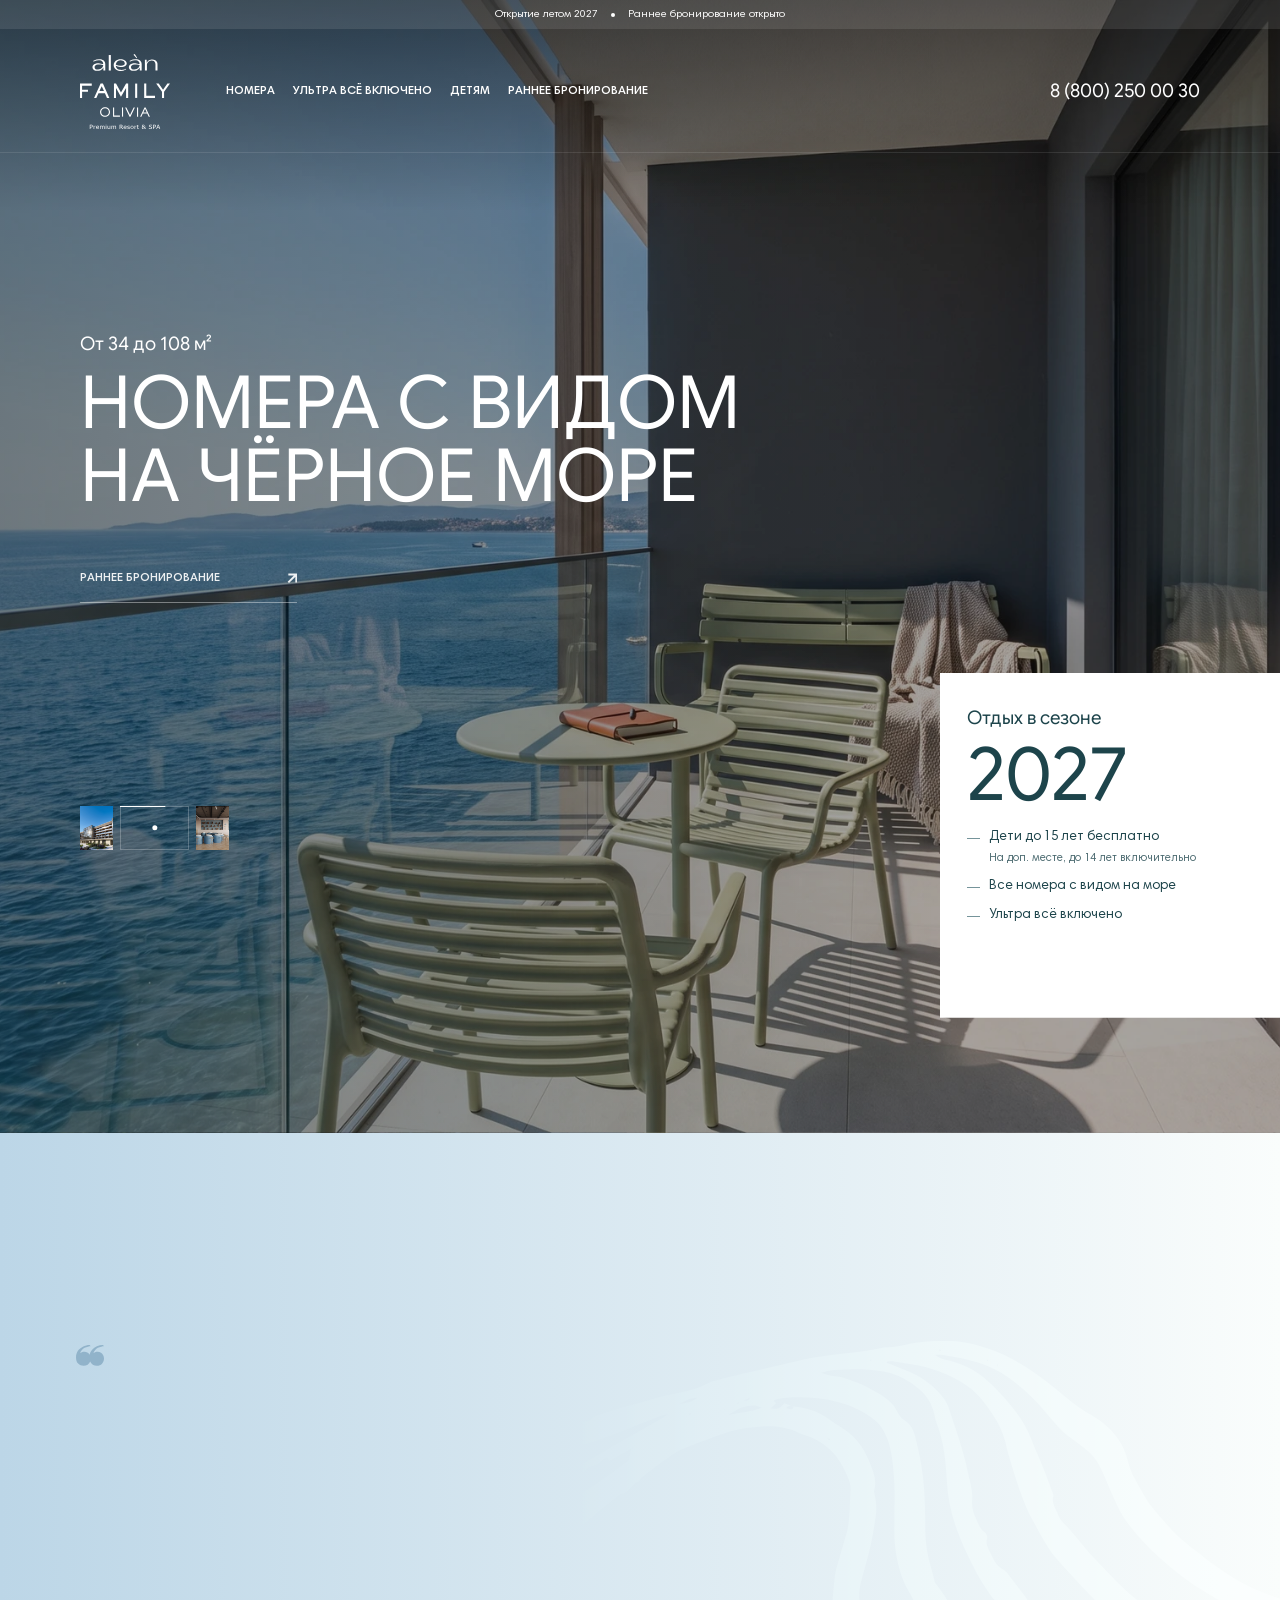
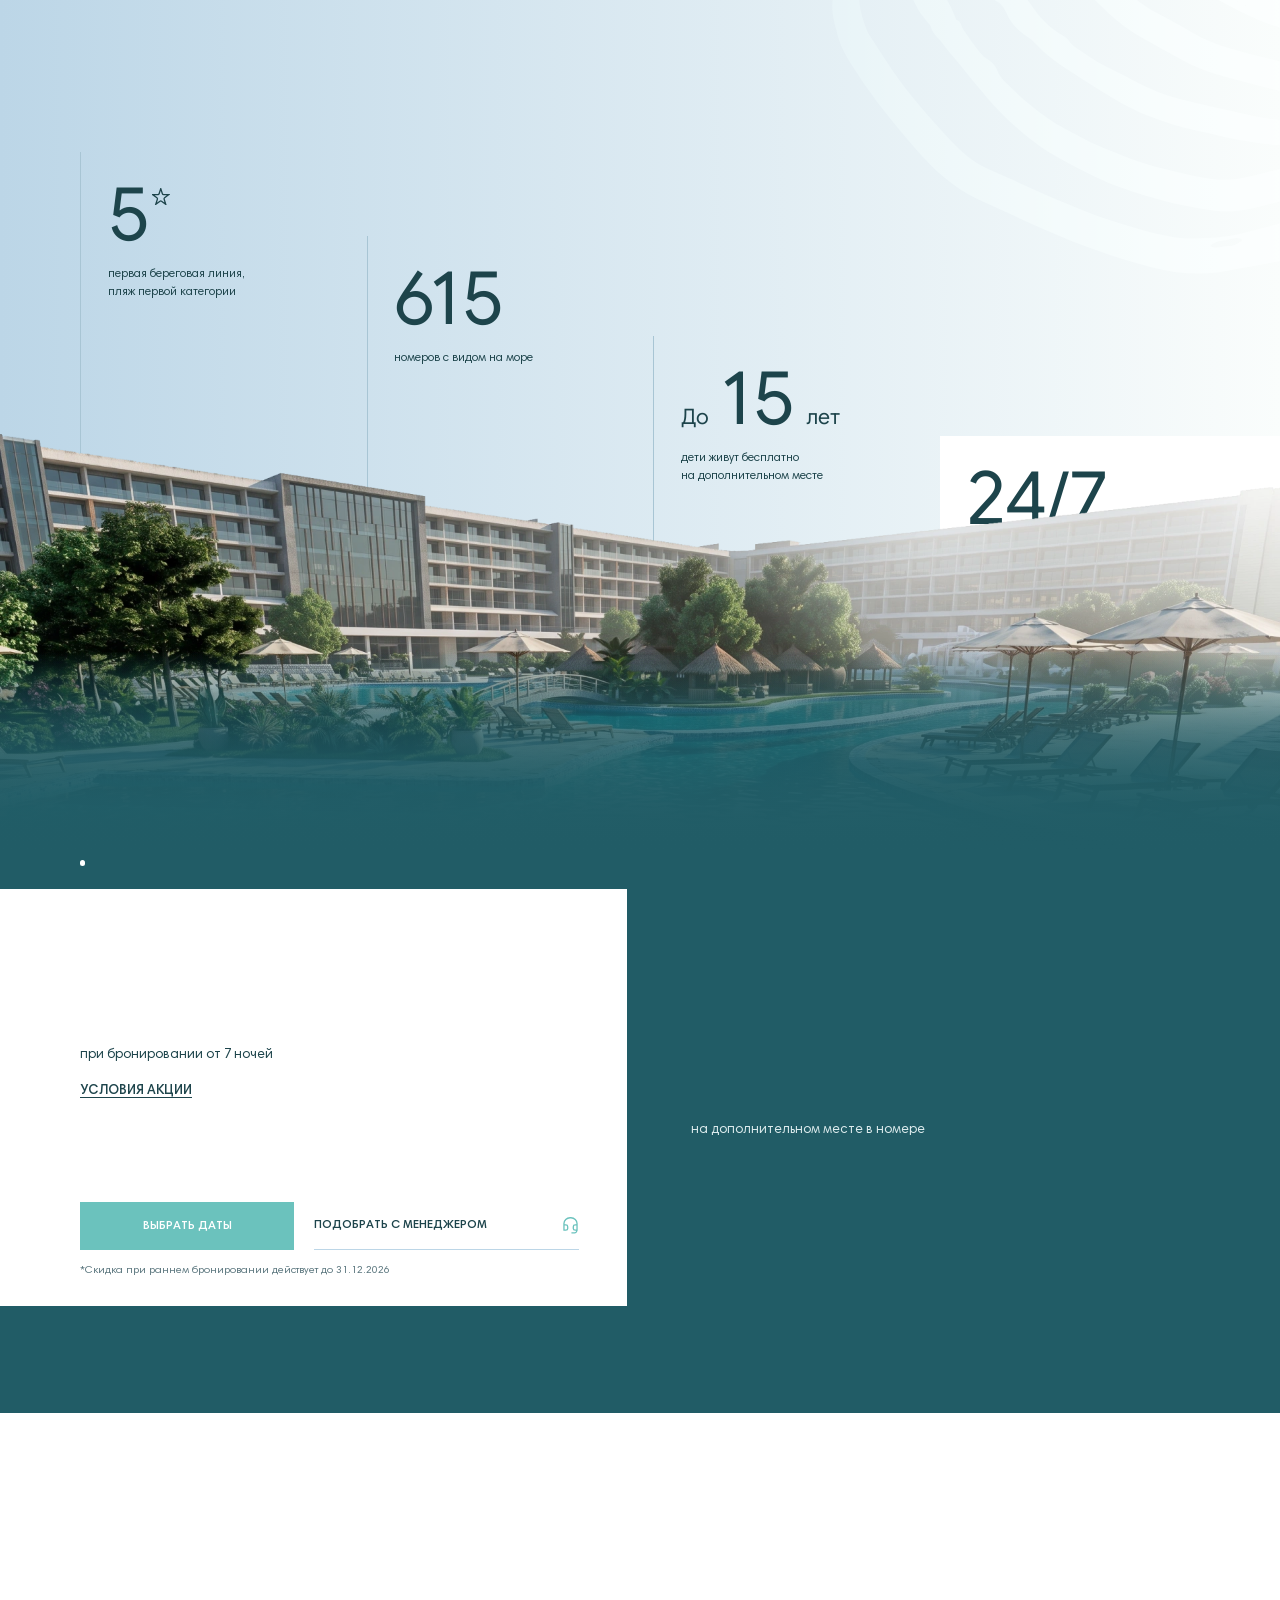
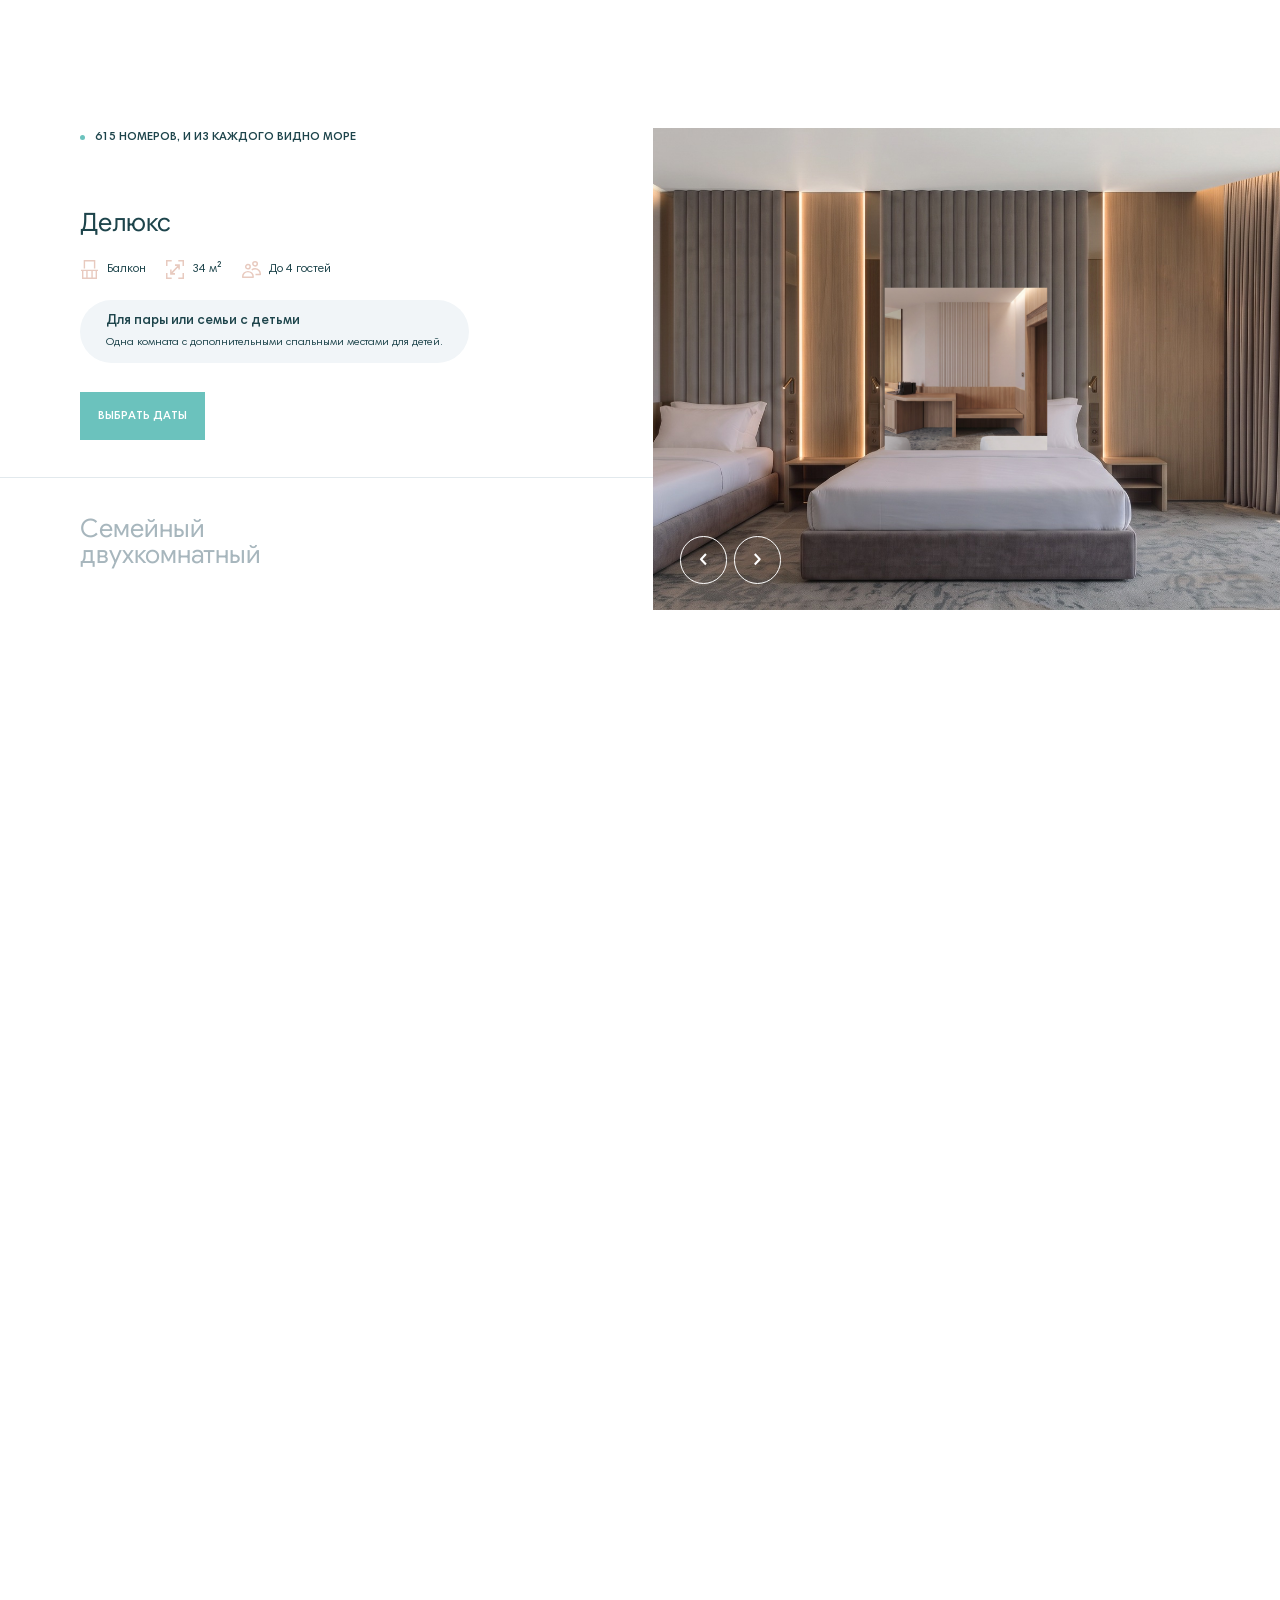
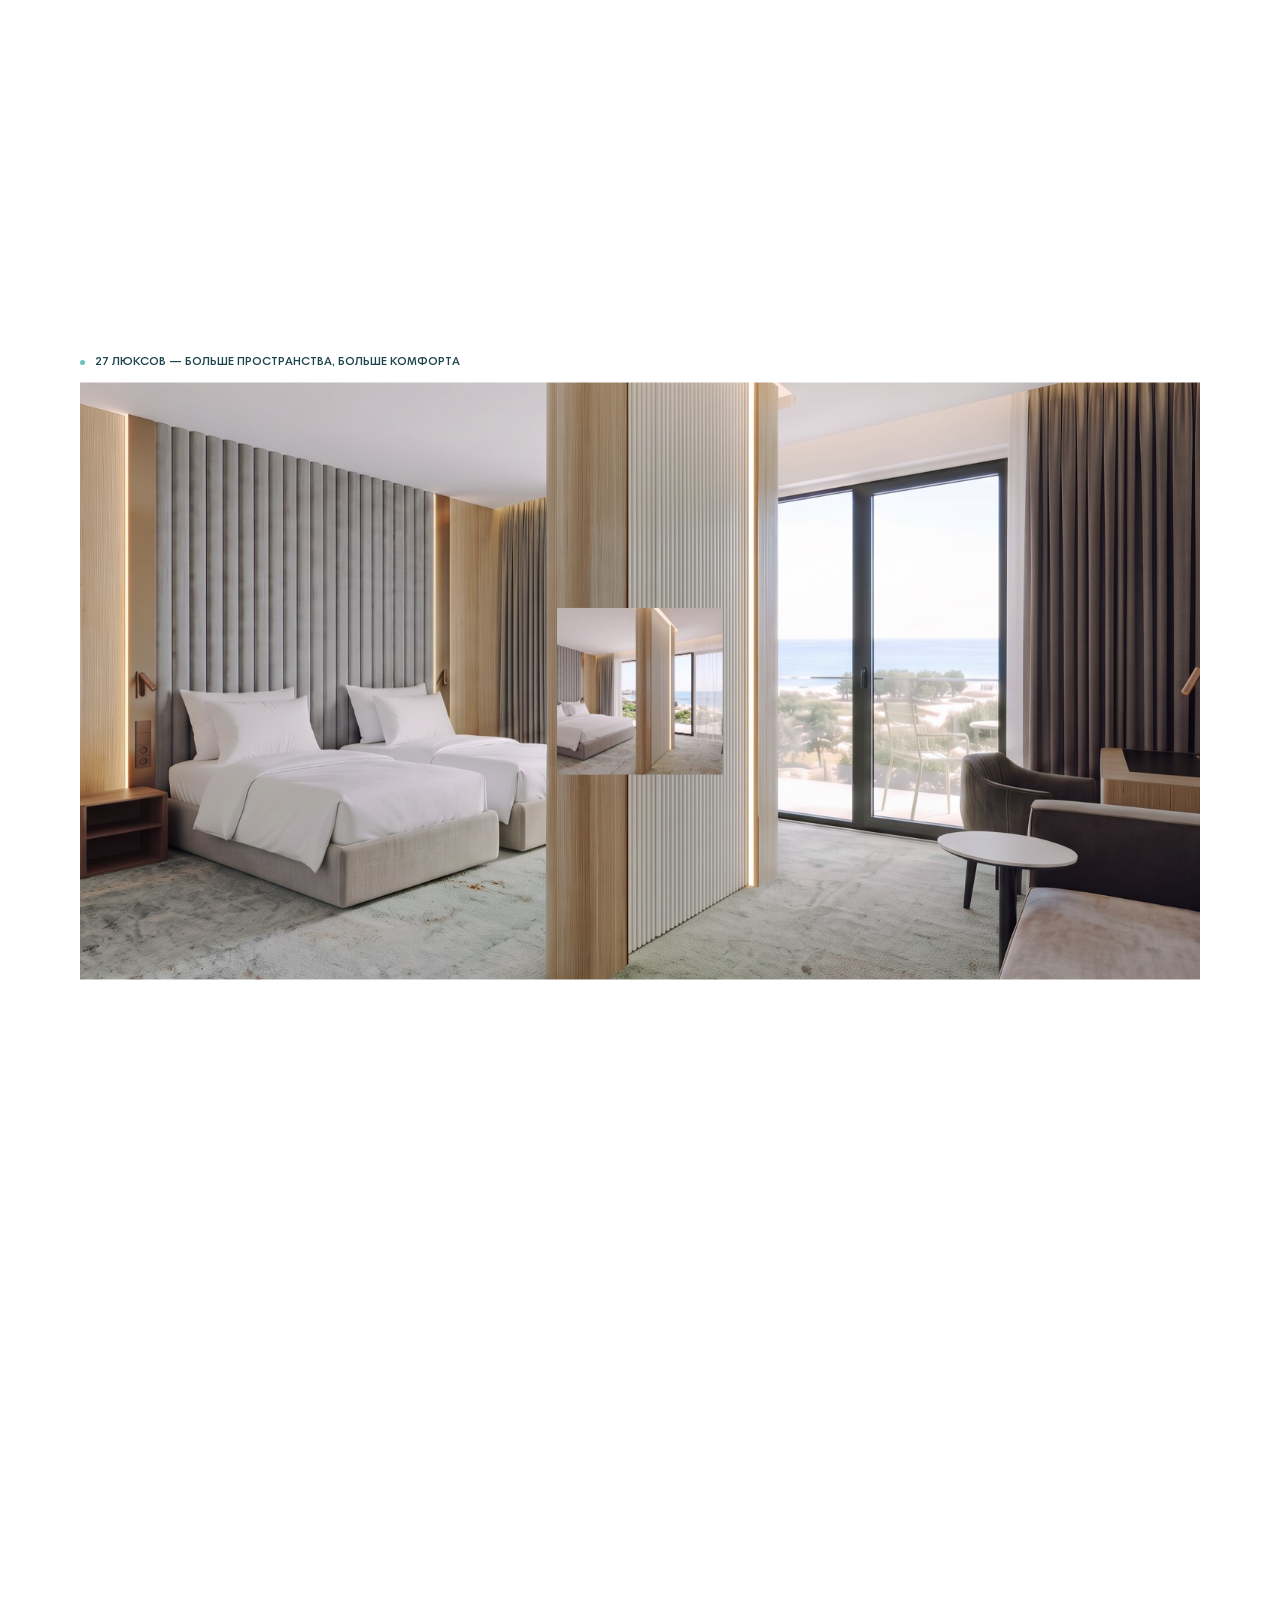
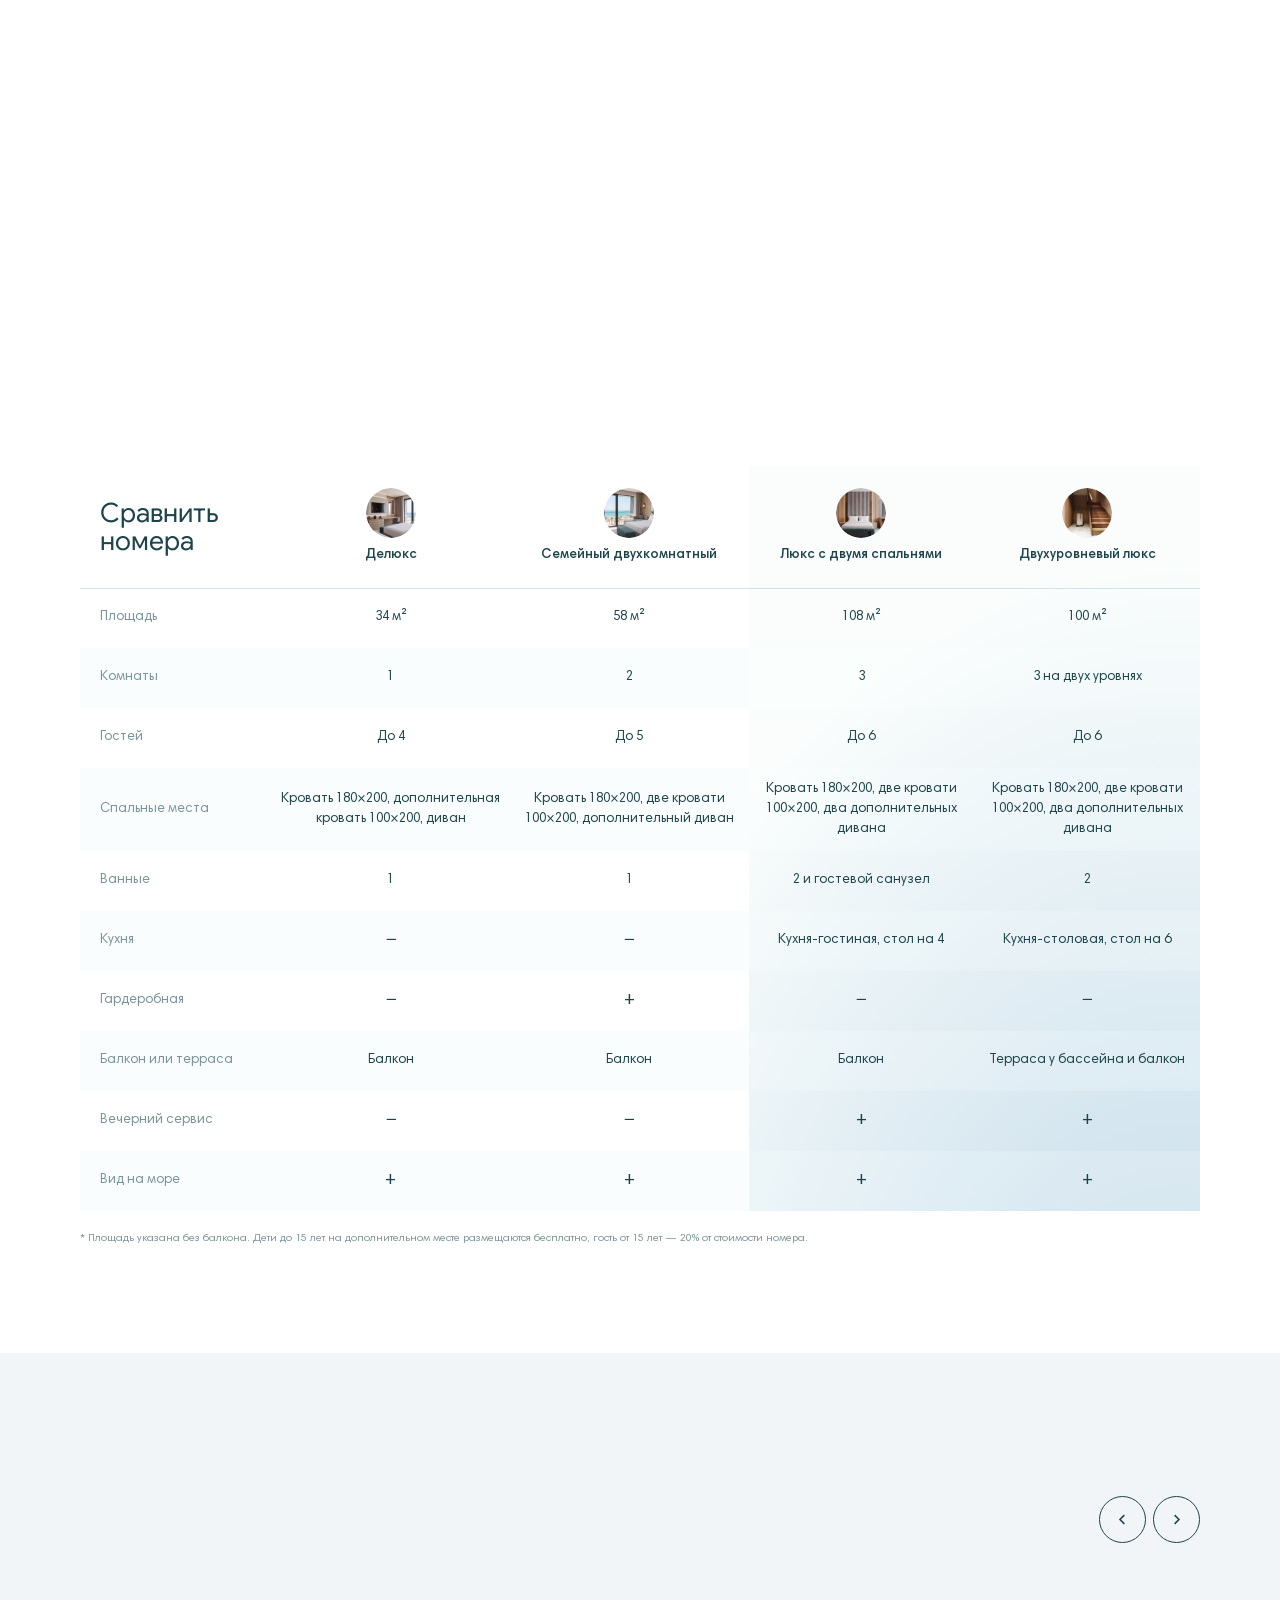
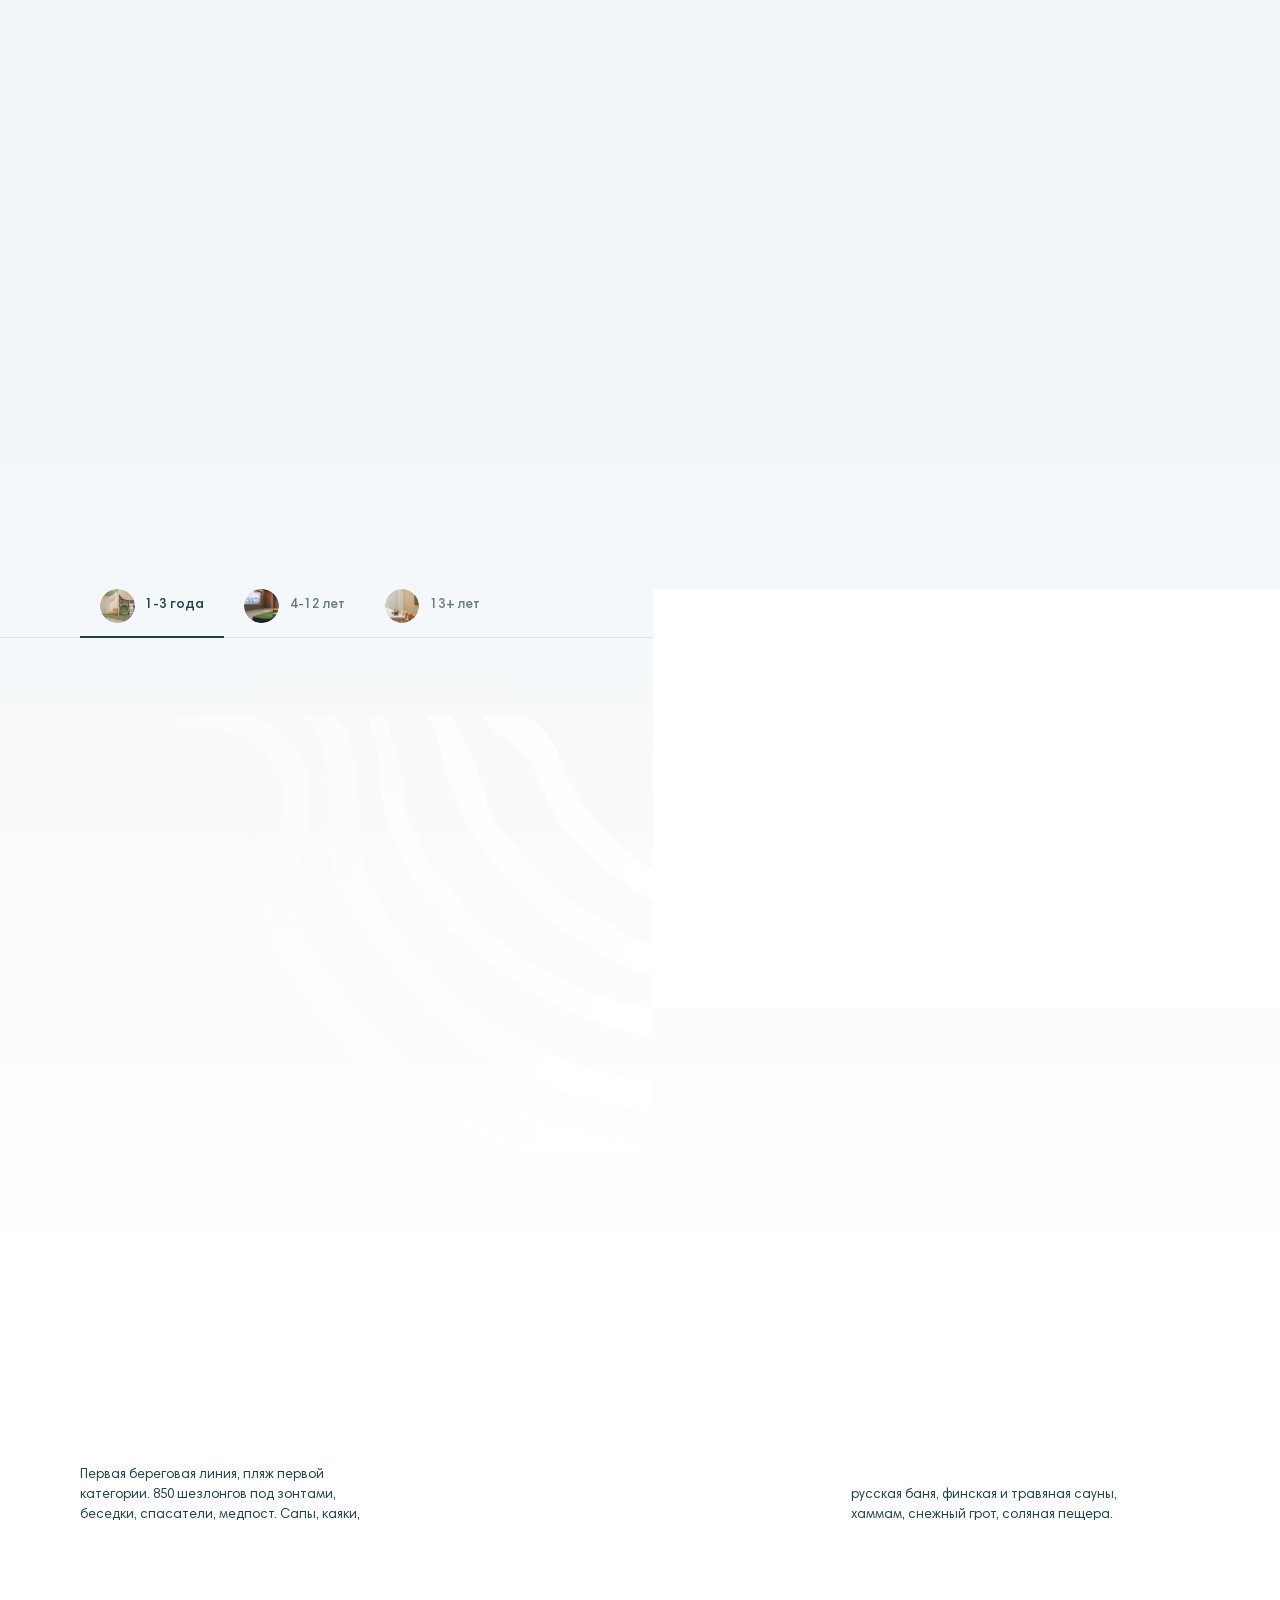
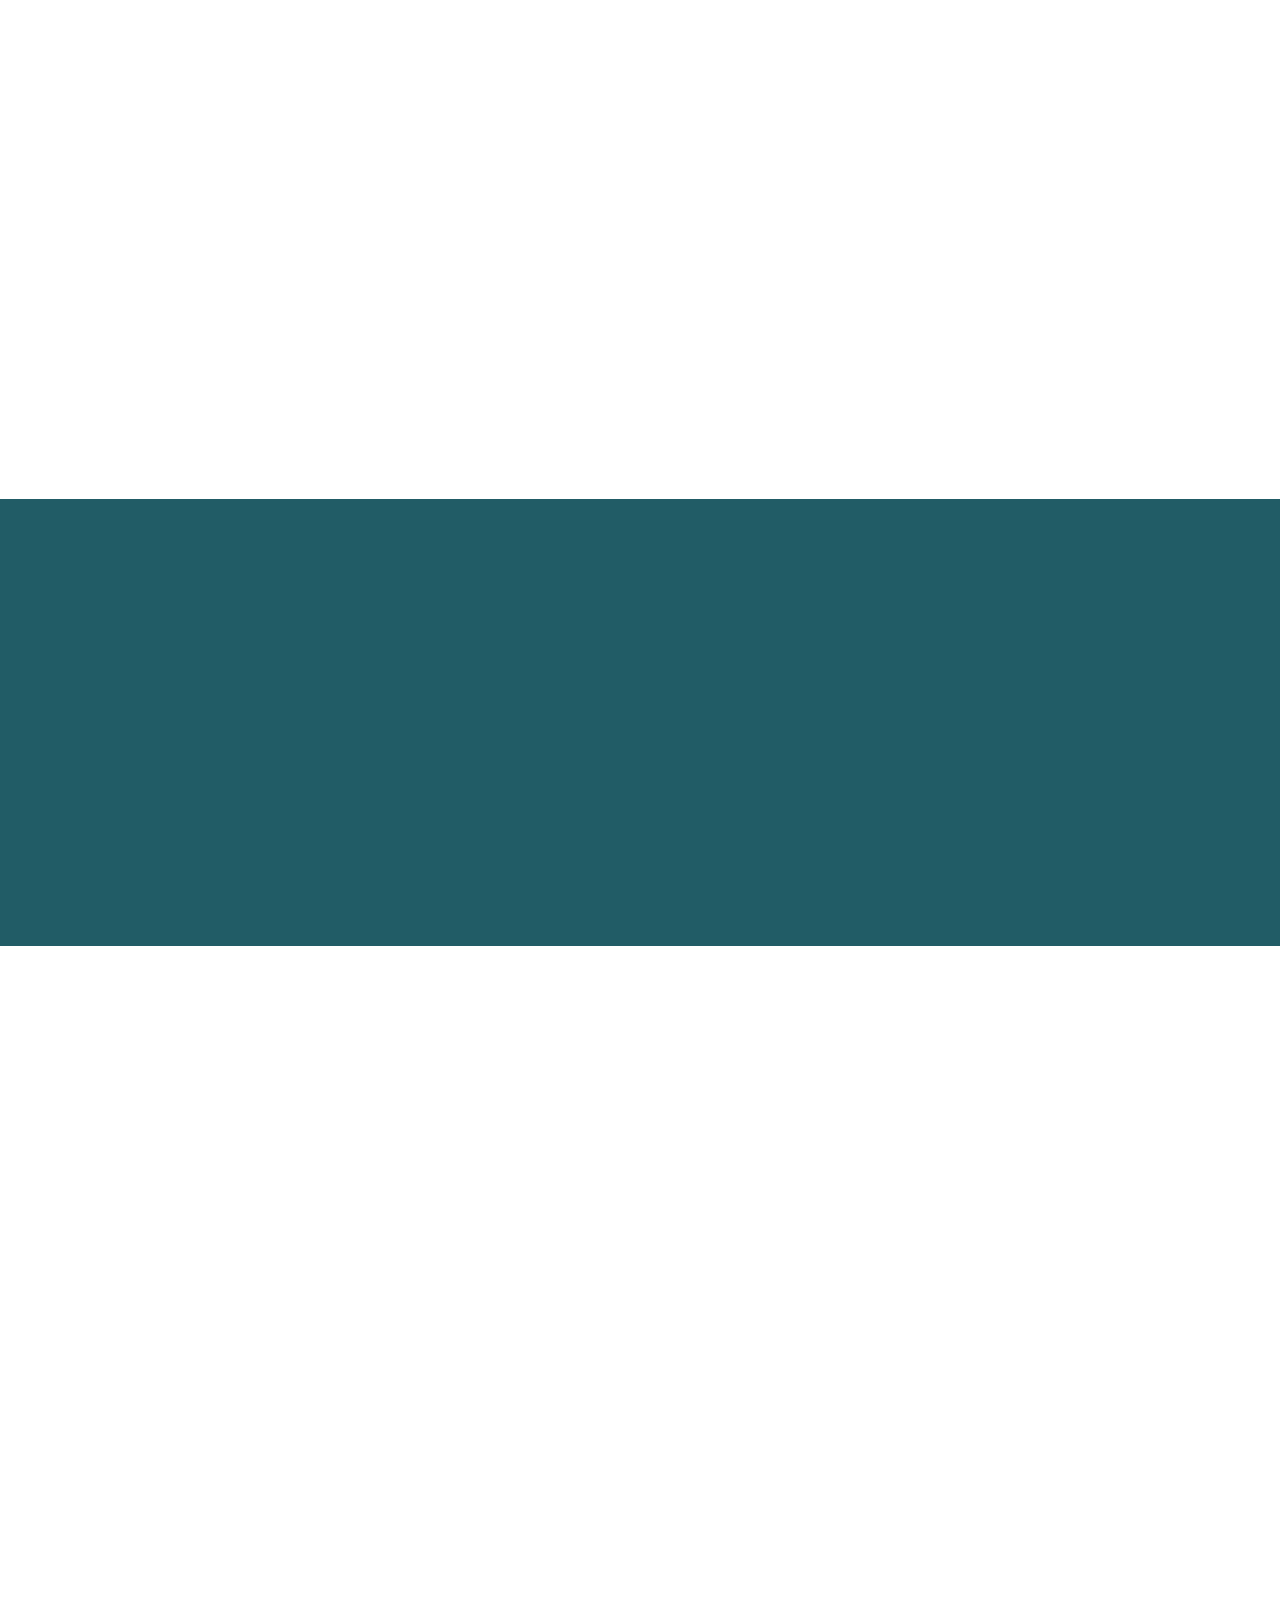
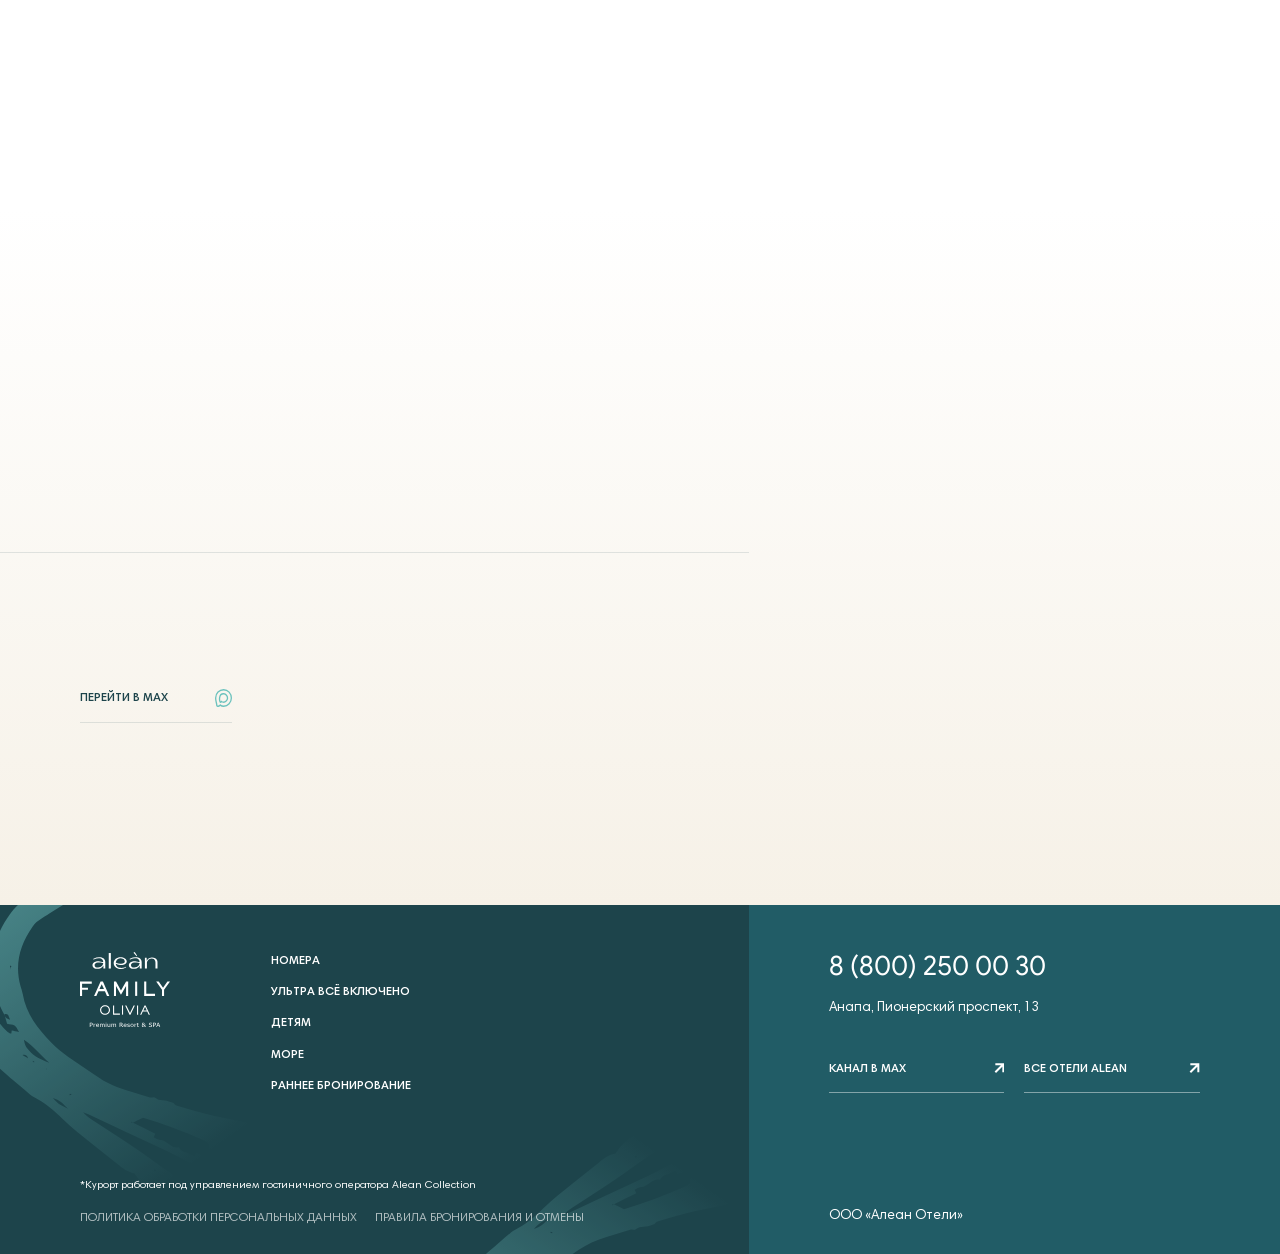
<file: concept-7/index.html>
<!doctype html>
<html lang="ru">
<head><meta name="robots" content="noindex, nofollow, noarchive">
  <meta charset="utf-8">
  <meta name="viewport" content="width=device-width, initial-scale=1">
  <meta name="format-detection" content="telephone=no,address=no">
  <title>Alean Family Olivia Concept 6</title>
  <link rel="preload" href="assets/facade.webp" as="image">
  <link rel="preload" href="assets/GoogleSans-latin.woff2" as="font" type="font/woff2" crossorigin>
  <link rel="stylesheet" href="style.css?v=hero-scroll">
  <link rel="stylesheet" href="resort-sections.css?v=suites-transition">
  <link rel="stylesheet" href="end-sections.css?v=2">
  <script defer src="vendor/gsap.min.js"></script>
  <script defer src="vendor/ScrollTrigger.min.js"></script>
  <script defer src="vendor/lenis.min.js"></script>
  <script defer src="motion.js?v=table-scroll"></script>
  <script defer src="hero-slider.js"></script>
  <script defer src="booking.js"></script>
  <script defer src="resort-sections.js?v=suites-transition"></script>
  <script defer src="end-sections.js?v=callback"></script>
  <link rel="stylesheet" href="widget-adjust.css">
  <script defer src="widget-adjust.js"></script>
  <script defer src="booking-scroll.js"></script>
</head>
<body>
<header>
    <p class="opening-note">Открытие летом 2027<i aria-hidden="true"></i>Раннее бронирование открыто</p>
    <div class="header-row">
      <a class="logo" href="#top" aria-label="Alean Family Olivia, к началу страницы"><img src="assets/logo.svg" alt=""><img class="logo-color" src="assets/logo-header-light.svg" alt=""></a>
      <nav id="header-nav" aria-label="Навигация по странице">
        <a href="#rooms">Номера</a>
        <a href="#inclusive">Ультра всё включено</a>
        <a href="#children">Детям</a>
        
        <a href="#season-offer">Раннее бронирование</a>
      </nav>
      <div class="contact"><a class="phone" href="tel:88002500030">8 (800) 250 00 30</a></div>
      <button class="menu-toggle" type="button" aria-label="Меню" aria-controls="header-nav" aria-expanded="false">
        <svg viewBox="0 0 24 24" aria-hidden="true"><path d="M3 6h18"/><path d="M3 12h18"/><path d="M3 18h18"/></svg>
      </button>
    </div>
</header>
<main>
  <div class="hero-stage" id="top">
  <section class="hero" aria-labelledby="resort-name">
    <div class="hero-media"><div class="facade">
      <div class="slide-photo current"><img src="assets/facade.webp" alt="Фасад курорта Alean Family Olivia"></div>
      <div class="slide-photo" aria-hidden="true"><img src="assets/sea-balcony.webp" alt="Балкон номера с видом на море"></div>
      <div class="slide-photo" aria-hidden="true"><img src="assets/kids-club.webp" alt="Пространство для детей и подростков"></div>
    </div></div>

    <div class="hero-copy">
      <p class="location"><span class="slide-location">Анапа, первая береговая линия</span><span class="location-extra">Премиальный семейный курорт</span></p>
      <h1 id="resort-name">Alean<br> Family Olivia</h1>
      <a class="action light" href="#season-offer"><span>Раннее бронирование</span><svg viewBox="0 0 16 16" aria-hidden="true"><path d="M2 14 14 2 M2 2h12v12"/></svg></a>
    </div>
    <div class="slide-rail"><div class="slide-controls" role="group" aria-label="Слайды о курорте">
      <button type="button" data-location="Анапа, первая береговая линия" data-title="Alean|Family Olivia">Alean Family Olivia</button>
      <button type="button" data-location="От 34 до 108 м²" data-title="Номера с видом|на Чёрное море">Номера с видом на Чёрное море</button>
      <button type="button" data-location="Под разный возраст" data-title="Для детей|и подростков">Для детей и подростков</button>
    </div></div>
    <aside class="presale" id="presale" aria-label="Раннее бронирование">
      <div class="sale-card" data-wipe>
        <p class="season">Отдых в сезоне</p><p class="year">2027</p>
        <ul><li><span>Дети до 15 лет бесплатно<small>На доп. месте, до 14 лет включительно</small></span></li><li>Все номера с видом на море</li><li>Ультра всё включено</li></ul>
        <a href="#rooms" class="action dark"><span>Подобрать номер</span><img src="assets/key.svg" alt=""></a>
      </div>
    </aside>
    <figure class="room" data-wipe><img src="assets/bedroom.webp" alt="Номер с балконом и видом на море"></figure>
    <img class="brush" src="assets/brush.svg" alt="" data-wipe>
  </section>
  </div>
  <section class="about" aria-labelledby="about">
    <img class="wave" src="assets/wave.svg" alt="">
    <div class="story">
      <h2 id="about"><img class="quote" src="assets/story-quote.svg" alt=""><span data-text>Новый семейный курорт<br> на первой линии<br> Пионерского проспекта<br> в Анапе</span></h2>
      <div class="description">
        <p data-text>Рестораны и бары, бассейны,<br> акватермальный комплекс, клубы<br> для детей и подростков, творческие<br> студии и спорт на одной территории.</p>
        <p data-text>Курорт работает круглый год<br> по системе «Ультра всё включено».<br> Пляж работает с мая по октябрь,<br> акватермальный комплекс круглый год.</p>
      </div>
    </div>
    <div class="thumbs">
      <a class="thumb-link" href="#rooms" data-wipe><span class="thumb-photo"><img src="assets/bedroom.webp" alt=""><img class="thumb-arrow" src="assets/feature-arrow.svg" alt=""></span><strong>Номера</strong><small>4 категории</small></a>
      <a class="thumb-link" href="#open-pools" data-wipe><span class="thumb-photo"><img src="assets/pool.png" alt=""><img class="thumb-arrow" src="assets/feature-arrow.svg" alt=""></span><strong>Бассейны</strong><small>от +30 °C</small></a>
      <a class="thumb-link" href="#sea" data-wipe><span class="thumb-photo"><img src="assets/sea-balcony.webp" alt=""><img class="thumb-arrow" src="assets/feature-arrow.svg" alt=""></span><strong>Море</strong><small>1-ая линия</small></a>
    </div>
    <div class="stats">
      <div class="stat grounds"><p><b>5</b><img class="stat-star" src="assets/stat-star.svg" alt=" звёзд"></p><small>первая береговая линия,<br> пляж первой категории</small></div>
      <div class="stat rooms"><p><b>615</b></p><small>номеров с видом на море</small></div>
      <div class="stat children"><p>До <b>15</b> лет</p><small>дети живут бесплатно<br> на дополнительном месте</small></div>
      <div class="stat area"><p><b>24/7</b></p><small>питание и напитки по системе<br> «Ультра всё включено»</small></div>
    </div>
    <div class="hotel-scene" id="pools"><img class="hotel" src="assets/hotel.webp" alt="Панорама отеля с открытым бассейном"></div>
  </section>
<section class="season-offer" id="season-offer" aria-labelledby="season-offer-title" tabindex="-1">
  <h2 class="eyebrow" id="season-offer-title" data-text><i></i>Раннее бронирование сезона 2027</h2>
  <div class="season-layout">
    <div class="season-price">
      <p class="section-lead" data-text>Скидка при раннем бронировании</p>
      <p class="display-price" data-text>-25%</p>
      <p>при бронировании от 7 ночей</p>
      <a class="offer-terms-link" href="#early-booking-terms">Условия акции</a>
      <div class="offer-actions"><button class="action date-action" type="button" data-date-trigger aria-controls="dates" aria-expanded="false"><span>Выбрать даты</span></button><a class="action dark manager-action" href="tel:88002500030"><span>Подобрать с менеджером</span><img src="assets/season-headset.svg" alt=""></a></div>
      <p class="section-note" id="early-booking-terms">*Скидка при раннем бронировании действует до 31.12.2026</p>
    </div>
    <div class="season-terms"><div><h3 data-text>Дети до 15 лет бесплатно</h3><p data-text>на дополнительном месте в номере (до 14 лет включительно)</p></div><div><h3 data-text>Предоплата 15%</h3><p data-text>остаток за 2 недели до заезда</p></div></div>
  </div>
</section>
<section class="accommodations" id="rooms" aria-label="Номера" tabindex="-1">
  <div class="room-sequence room-sequence-standard"><div class="room-stage">
  <article class="room-category">
    <div class="room-details">
      <p class="eyebrow"><i></i>615 номеров, и из каждого видно море</p>
      <h2 class="section-title">Делюкс</h2>
      <ul class="room-amenities"><li><img src="assets/amenity-balcony.svg" alt="">Балкон</li><li><img src="assets/amenity-area.svg" alt="">34 м²</li><li><img src="assets/amenity-guests.svg" alt="">До 4 гостей</li></ul>
      <div class="room-audience"><strong>Для пары или семьи с детьми</strong><p>Одна комната с дополнительными спальными местами для детей.</p></div>
      <div class="room-rate"><button class="action date-action" type="button" data-date-trigger aria-controls="dates" aria-expanded="false"><span>Выбрать даты</span></button></div>
    </div>
    <figure class="room-visual" aria-label="Фотографии номера «Делюкс»">
      <div class="room-gallery-media">
        <img class="room-slide is-current" src="assets/gallery-deluxe-e80e78a51846ae.jpg" alt="Делюкс, фото 1" loading="lazy">
        <img class="room-slide" src="assets/gallery-deluxe-db5458c81d722f.jpg" alt="Делюкс, фото 2" loading="lazy" aria-hidden="true">
        <img class="room-slide" src="assets/gallery-deluxe-f99d98235649f6.jpg" alt="Делюкс, фото 3" loading="lazy" aria-hidden="true">
        <img class="room-slide" src="assets/gallery-deluxe-36fbc1a45fb6eb.jpg" alt="Делюкс, фото 4" loading="lazy" aria-hidden="true">
        <img class="room-slide" src="assets/gallery-deluxe-91a2cab7d6f9b3.jpg" alt="Делюкс, фото 5" loading="lazy" aria-hidden="true">
        <img class="room-slide" src="assets/gallery-deluxe-335beaf006e1f3.jpg" alt="Делюкс, фото 6" loading="lazy" aria-hidden="true">
      </div>
      <div class="room-gallery-controls" role="group" aria-label="Переключение фото номера «Делюкс»">
        <button class="circle-action room-gallery-step" type="button" data-room-step="-1" aria-label="Предыдущее фото">
          <svg aria-hidden="true" viewBox="0 0 10 18" fill="none" >
          <path d="M8.5 16.0234L1.5 8.52344L8.5 1.02344" stroke="currentColor" stroke-width="3" stroke-linejoin="round"/>
          </svg>
        </button>
        <button class="circle-action room-gallery-step" type="button" data-room-step="1" aria-label="Следующее фото">
          <svg aria-hidden="true" viewBox="0 0 10 18" fill="none" >
          <path d="M1.09668 16.0234L8.09668 8.52344L1.09668 1.02344" stroke="currentColor" stroke-width="3" stroke-linejoin="round"/>
          </svg>
        </button>
      </div>
      <span class="room-photo-status" aria-live="polite"></span>
    </figure>
  </article>
  <article class="room-category">
    <div class="room-details">

      <h2 class="section-title">Семейный двухкомнатный</h2>
      <ul class="room-amenities"><li><img src="assets/amenity-balcony.svg" alt="">Балкон</li><li><img src="assets/amenity-area.svg" alt="">58 м²</li><li><img src="assets/amenity-guests.svg" alt="">До 5 гостей</li></ul>
      <div class="room-audience"><strong>Для семьи с детьми</strong><p>Отдельная комната для детей и спальня для родителей.</p></div>
      <div class="room-rate"><button class="action date-action" type="button" data-date-trigger aria-controls="dates" aria-expanded="false"><span>Выбрать даты</span></button></div>
    </div>
    <figure class="room-visual" aria-label="Фотографии номера «Семейный двухкомнатный»">
      <div class="room-gallery-media">
        <img class="room-slide is-current" src="assets/gallery-family-b2814d86d68903.jpg" alt="Семейный двухкомнатный, фото 1" loading="lazy">
        <img class="room-slide" src="assets/gallery-family-9e5428d8269cc8.jpg" alt="Семейный двухкомнатный, фото 2" loading="lazy" aria-hidden="true">
        <img class="room-slide" src="assets/gallery-family-59e9d7fe06e807.jpg" alt="Семейный двухкомнатный, фото 3" loading="lazy" aria-hidden="true">
        <img class="room-slide" src="assets/gallery-family-6cac633248ef70.jpg" alt="Семейный двухкомнатный, фото 4" loading="lazy" aria-hidden="true">
        <img class="room-slide" src="assets/gallery-family-89f279b51257ad.jpg" alt="Семейный двухкомнатный, фото 5" loading="lazy" aria-hidden="true">
        <img class="room-slide" src="assets/gallery-family-de6ef1dd67f91a.jpg" alt="Семейный двухкомнатный, фото 6" loading="lazy" aria-hidden="true">
        <img class="room-slide" src="assets/gallery-family-c1e08ba6cbf8ef.jpg" alt="Семейный двухкомнатный, фото 7" loading="lazy" aria-hidden="true">
        <img class="room-slide" src="assets/gallery-family-5c159415610d79.jpg" alt="Семейный двухкомнатный, фото 8" loading="lazy" aria-hidden="true">
        <img class="room-slide" src="assets/gallery-family-ba88f4088c7fe7.jpg" alt="Семейный двухкомнатный, фото 9" loading="lazy" aria-hidden="true">
      </div>
      <span class="room-photo-badge">У детей своя комната</span>
      <div class="room-gallery-controls" role="group" aria-label="Переключение фото номера «Семейный двухкомнатный»">
        <button class="circle-action room-gallery-step" type="button" data-room-step="-1" aria-label="Предыдущее фото">
          <svg aria-hidden="true" viewBox="0 0 10 18" fill="none" >
          <path d="M8.5 16.0234L1.5 8.52344L8.5 1.02344" stroke="currentColor" stroke-width="3" stroke-linejoin="round"/>
          </svg>
        </button>
        <button class="circle-action room-gallery-step" type="button" data-room-step="1" aria-label="Следующее фото">
          <svg aria-hidden="true" viewBox="0 0 10 18" fill="none" >
          <path d="M1.09668 16.0234L8.09668 8.52344L1.09668 1.02344" stroke="currentColor" stroke-width="3" stroke-linejoin="round"/>
          </svg>
        </button>
      </div>
      <span class="room-photo-status" aria-live="polite"></span>
    </figure>
  </article>
  </div></div>
  <section class="suite-section room-sequence room-sequence-suites" aria-label="Люксы"><div class="room-stage">
  <article class="room-category">
    <div class="room-details">
      <p class="eyebrow suite-eyebrow"><i></i>27 люксов — больше пространства, больше комфорта</p>
      <h2 class="section-title">Люкс с двумя спальнями</h2>
      <ul class="room-amenities"><li><img src="assets/amenity-kitchen.svg" alt="">Кухня-гостиная</li><li><img src="assets/amenity-area.svg" alt="">108 м²</li><li><img src="assets/amenity-guests.svg" alt="">До 6 гостей</li></ul>
      <div class="room-audience"><strong>Для большой семьи</strong><p>Для отдыха с детьми, бабушками и дедушками: две спальни и общая кухня-гостиная.</p></div>
      <div class="room-rate"><button class="action date-action" type="button" data-date-trigger aria-controls="dates" aria-expanded="false"><span>Выбрать даты</span></button></div>
    </div>
    <figure class="room-visual" aria-label="Фотографии номера «Люкс с двумя спальнями»">
      <div class="room-gallery-media">
        <img class="room-slide is-current" src="assets/gallery-suite-704ef52e01ef1f.jpg" alt="Люкс с двумя спальнями, фото 1" loading="lazy">
        <img class="room-slide" src="assets/gallery-suite-02b01cd0b769b2.jpg" alt="Люкс с двумя спальнями, фото 2" loading="lazy" aria-hidden="true">
        <img class="room-slide" src="assets/gallery-suite-677c1c65997864.jpg" alt="Люкс с двумя спальнями, фото 3" loading="lazy" aria-hidden="true">
        <img class="room-slide" src="assets/gallery-suite-f013ff47a54816.jpg" alt="Люкс с двумя спальнями, фото 4" loading="lazy" aria-hidden="true">
        <img class="room-slide" src="assets/gallery-suite-fb5fef42a1d753.jpg" alt="Люкс с двумя спальнями, фото 5" loading="lazy" aria-hidden="true">
        <img class="room-slide" src="assets/gallery-suite-2b782779623746.jpg" alt="Люкс с двумя спальнями, фото 6" loading="lazy" aria-hidden="true">
        <img class="room-slide" src="assets/gallery-suite-6785ca8a7c3b7d.jpg" alt="Люкс с двумя спальнями, фото 7" loading="lazy" aria-hidden="true">
        <img class="room-slide" src="assets/gallery-suite-582d52d5a7f597.jpg" alt="Люкс с двумя спальнями, фото 8" loading="lazy" aria-hidden="true">
        <img class="room-slide" src="assets/gallery-suite-e4a272005ce187.jpg" alt="Люкс с двумя спальнями, фото 9" loading="lazy" aria-hidden="true">
        <img class="room-slide" src="assets/gallery-suite-3f52cfbf169790.jpg" alt="Люкс с двумя спальнями, фото 10" loading="lazy" aria-hidden="true">
        <img class="room-slide" src="assets/gallery-suite-6c1960049d2ba4.jpg" alt="Люкс с двумя спальнями, фото 11" loading="lazy" aria-hidden="true">
        <img class="room-slide" src="assets/gallery-suite-74baebc6c9fac3.jpg" alt="Люкс с двумя спальнями, фото 12" loading="lazy" aria-hidden="true">
      </div>
      <span class="room-photo-badge">Кухня-гостиная для всей семьи</span>
      <div class="room-gallery-controls" role="group" aria-label="Переключение фото номера «Люкс с двумя спальнями»">
        <button class="circle-action room-gallery-step" type="button" data-room-step="-1" aria-label="Предыдущее фото">
          <svg aria-hidden="true" viewBox="0 0 10 18" fill="none" >
          <path d="M8.5 16.0234L1.5 8.52344L8.5 1.02344" stroke="currentColor" stroke-width="3" stroke-linejoin="round"/>
          </svg>
        </button>
        <button class="circle-action room-gallery-step" type="button" data-room-step="1" aria-label="Следующее фото">
          <svg aria-hidden="true" viewBox="0 0 10 18" fill="none" >
          <path d="M1.09668 16.0234L8.09668 8.52344L1.09668 1.02344" stroke="currentColor" stroke-width="3" stroke-linejoin="round"/>
          </svg>
        </button>
      </div>
      <span class="room-photo-status" aria-live="polite"></span>
    </figure>
  </article>
  <article class="room-category room-category-duplex">
    <div class="room-details">
      <h2 class="section-title">Двухуровневый люкс</h2>
      <ul class="room-amenities"><li><img src="assets/amenity-terrace.svg" alt="">Терраса с выходом к бассейну</li><li><img src="assets/amenity-area.svg" alt="">100 м²</li><li><img src="assets/amenity-guests.svg" alt="">До 6 гостей</li></ul>
      <div class="room-audience"><strong>Для семьи, которой важны простор и терраса</strong><p>Две спальни наверху, гостиная и кухня-столовая внизу. Выход к бассейну, общему для 7 номеров.</p></div>
      <div class="room-rate"><button class="action date-action" type="button" data-date-trigger aria-controls="dates" aria-expanded="false"><span>Выбрать даты</span></button></div>
    </div>
    <figure class="room-visual" aria-label="Фотографии номера «Двухуровневый люкс»">
      <div class="room-gallery-media">
        <img class="room-slide is-current" src="assets/gallery-duplex-5896c21bbe7ea8.jpg" alt="Двухуровневый люкс, фото 1" loading="lazy">
        <img class="room-slide" src="assets/gallery-duplex-8914f748427343.jpg" alt="Двухуровневый люкс, фото 2" loading="lazy" aria-hidden="true">
        <img class="room-slide" src="assets/gallery-duplex-98fa30a1a44f58.jpg" alt="Двухуровневый люкс, фото 3" loading="lazy" aria-hidden="true">
        <img class="room-slide" src="assets/gallery-duplex-6b34f9e68ed68a.jpg" alt="Двухуровневый люкс, фото 4" loading="lazy" aria-hidden="true">
        <img class="room-slide" src="assets/gallery-duplex-aa51e6dd54d2e1.jpg" alt="Двухуровневый люкс, фото 5" loading="lazy" aria-hidden="true">
        <img class="room-slide" src="assets/gallery-duplex-e097a063b8f377.jpg" alt="Двухуровневый люкс, фото 6" loading="lazy" aria-hidden="true">
        <img class="room-slide" src="assets/gallery-duplex-8621d3858a9af4.jpg" alt="Двухуровневый люкс, фото 7" loading="lazy" aria-hidden="true">
        <img class="room-slide" src="assets/gallery-duplex-4e1c1cdb476c07.jpg" alt="Двухуровневый люкс, фото 8" loading="lazy" aria-hidden="true">
        <img class="room-slide" src="assets/gallery-duplex-b5b338158bb768.jpg" alt="Двухуровневый люкс, фото 9" loading="lazy" aria-hidden="true">
      </div>
      <span class="room-photo-badge">Выход к бассейну</span>
      <div class="room-gallery-controls" role="group" aria-label="Переключение фото номера «Двухуровневый люкс»">
        <button class="circle-action room-gallery-step" type="button" data-room-step="-1" aria-label="Предыдущее фото">
          <svg aria-hidden="true" viewBox="0 0 10 18" fill="none" >
          <path d="M8.5 16.0234L1.5 8.52344L8.5 1.02344" stroke="currentColor" stroke-width="3" stroke-linejoin="round"/>
          </svg>
        </button>
        <button class="circle-action room-gallery-step" type="button" data-room-step="1" aria-label="Следующее фото">
          <svg aria-hidden="true" viewBox="0 0 10 18" fill="none" >
          <path d="M1.09668 16.0234L8.09668 8.52344L1.09668 1.02344" stroke="currentColor" stroke-width="3" stroke-linejoin="round"/>
          </svg>
        </button>
      </div>
      <span class="room-photo-status" aria-live="polite"></span>
    </figure>
  </article>
  </div></section>
  <section class="room-comparison" aria-labelledby="room-comparison-title">
    <div class="room-table-scroll" role="region" aria-label="Таблица сравнения номеров" tabindex="0">
      <div class="room-table-canvas">
        <table aria-labelledby="room-comparison-title">
          <colgroup><col class="compare-label-column"><col span="2" class="compare-standard-column"><col span="2" class="compare-suite-column"></colgroup>
          <thead><tr><th scope="col"><h2 id="room-comparison-title">Сравнить<br> номера</h2></th><th scope="col"><img src="assets/compare-deluxe.png" alt="" loading="lazy">Делюкс</th><th scope="col"><img src="assets/compare-family.png" alt="" loading="lazy">Семейный двухкомнатный</th><th scope="col"><img src="assets/compare-suite.png" alt="" loading="lazy">Люкс с двумя спальнями</th><th scope="col"><img src="assets/compare-duplex.png" alt="" loading="lazy">Двухуровневый люкс</th></tr></thead>
          <tbody>
          <tr><th scope="row">Площадь</th><td>34 м²</td><td>58 м²</td><td>108 м²</td><td>100 м²</td></tr>
          <tr><th scope="row">Комнаты</th><td>1</td><td>2</td><td>3</td><td>3 на двух уровнях</td></tr>
          <tr><th scope="row">Гостей</th><td>До 4</td><td>До 5</td><td>До 6</td><td>До 6</td></tr>
          <tr><th scope="row">Спальные места</th><td>Кровать 180×200, дополнительная кровать 100×200, диван</td><td>Кровать 180×200, две кровати 100×200, дополнительный диван</td><td>Кровать 180×200, две кровати 100×200, два дополнительных дивана</td><td>Кровать 180×200, две кровати 100×200, два дополнительных дивана</td></tr>
          <tr><th scope="row">Ванные</th><td>1</td><td>1</td><td>2 и гостевой санузел</td><td>2</td></tr>
          <tr><th scope="row">Кухня</th><td><span class="compare-symbol" aria-label="Нет">−</span></td><td><span class="compare-symbol" aria-label="Нет">−</span></td><td>Кухня-гостиная, стол на 4</td><td>Кухня-столовая, стол на 6</td></tr>
          <tr><th scope="row">Гардеробная</th><td><span class="compare-symbol" aria-label="Нет">−</span></td><td><span class="compare-symbol" aria-label="Есть">+</span></td><td><span class="compare-symbol" aria-label="Нет">−</span></td><td><span class="compare-symbol" aria-label="Нет">−</span></td></tr>
          <tr><th scope="row">Балкон или терраса</th><td>Балкон</td><td>Балкон</td><td>Балкон</td><td>Терраса у бассейна и балкон</td></tr>
          <tr><th scope="row">Вечерний сервис</th><td><span class="compare-symbol" aria-label="Нет">−</span></td><td><span class="compare-symbol" aria-label="Нет">−</span></td><td><span class="compare-symbol" aria-label="Есть">+</span></td><td><span class="compare-symbol" aria-label="Есть">+</span></td></tr>
          <tr><th scope="row">Вид на море</th><td><span class="compare-symbol" aria-label="Есть">+</span></td><td><span class="compare-symbol" aria-label="Есть">+</span></td><td><span class="compare-symbol" aria-label="Есть">+</span></td><td><span class="compare-symbol" aria-label="Есть">+</span></td></tr>
          </tbody>
        </table>
      </div>
    </div>
    <p class="section-note">* Площадь указана без балкона. Дети до 15 лет на дополнительном месте размещаются бесплатно, гость от 15 лет — 20% от стоимости номера.</p>
  </section>
</section>
<section class="dining-section" id="inclusive" aria-labelledby="dining-title">
  <div class="dining-header">
    <div><h2 class="section-title" id="dining-title" data-text>Ультра всё включено</h2><p class="section-lead" data-text>Еда и напитки включены круглые сутки</p></div>
    <div class="dining-controls"><button class="circle-action" type="button" data-dining-step="-1" aria-label="Предыдущая карточка" aria-controls="dining-track"><svg viewBox="0 0 24 24" aria-hidden="true"><path d="m15 5-7 7 7 7"/></svg></button><button class="circle-action" type="button" data-dining-step="1" aria-label="Следующая карточка" aria-controls="dining-track"><svg viewBox="0 0 24 24" aria-hidden="true"><path d="m9 5 7 7-7 7"/></svg></button></div>
  </div>
  <div class="dining-viewport">
  <div class="dining-track" id="dining-track">
    <article class="dining-card dining-card-wide" data-wipe>
      <img class="dining-photo" src="assets/dining-olivia.webp" alt="" loading="lazy">
      <div class="dining-cover"><h3>Оливия</h3><p>Основной семейный ресторан</p></div>
      <div class="dining-info" id="dining-olivia-info" aria-hidden="true">
        <div class="dining-info-copy"><h3>Оливия</h3><p>Пять кухонь по дням недели: русская, паназиатская, средиземноморская, кавказская, скандинавская. Шоу-кухня, гриль и вок</p></div>
        <img class="dining-art" src="assets/dining-olivia-art.svg" alt="">
      </div>
      <button class="circle-action dining-toggle" type="button" aria-label="Подробнее: Оливия" aria-controls="dining-olivia-info" aria-expanded="false">
        <span class="dining-symbol" aria-hidden="true"></span>
      </button>
    </article>
    <article class="dining-card" data-wipe data-wipe-top-overflow>
      <img class="dining-photo" src="assets/dining-eclair.webp" alt="" loading="lazy">
      <div class="dining-cover"><h3>Эклер</h3><p>Кафе-кондитерская</p></div>
      <div class="dining-info" id="dining-eclair-info" aria-hidden="true">
        <div class="dining-info-copy"><h3>Эклер</h3><p>Десерты, мороженое, молочные коктейли, баббл-ти</p></div>
        <img class="dining-art" src="assets/dining-dessert-art.svg" alt="">
      </div>
      <span class="dessert-brush" aria-hidden="true"><img src="assets/dining-brush.svg" alt=""></span>
      <button class="circle-action dining-toggle" type="button" aria-label="Подробнее: Эклер" aria-controls="dining-eclair-info" aria-expanded="false">
        <span class="dining-symbol" aria-hidden="true"></span>
      </button>
    </article>
    <article class="dining-card" data-wipe>
      <img class="dining-photo" src="assets/dining-children.webp" alt="" loading="lazy">
      <div class="dining-cover"><h3>Детям</h3><p>Детская линия для 0-3 и 4-7 лет</p></div>
      <div class="dining-info" id="dining-children-info" aria-hidden="true">
        <div class="dining-info-copy"><h3>Детям</h3><p>Смеси, каши, пюре, подогреватели и стерилизаторы для бутылочек</p></div>
        <img class="dining-art" src="assets/dining-children-art.svg" alt="">
      </div>
      <button class="circle-action dining-toggle" type="button" aria-label="Подробнее: Детям" aria-controls="dining-children-info" aria-expanded="false">
        <span class="dining-symbol" aria-hidden="true"></span>
      </button>
    </article>
    <article class="dining-card" data-wipe>
      <img class="dining-photo" src="assets/dining-vine.webp" alt="" loading="lazy">
      <div class="dining-cover"><h3>Лоза у моря</h3><p>Авторская кухня и вино</p></div>
      <div class="dining-info" id="dining-vine-info" aria-hidden="true">
        <div class="dining-info-copy"><h3>Лоза у моря</h3><p>Сет-меню с обслуживанием официантами с 11:00 до 23:00. Устрицы и дегустационные сеты за доплату</p></div>
        <img class="dining-art" src="assets/dining-vine-art.svg" alt="">
      </div>
      <button class="circle-action dining-toggle" type="button" aria-label="Подробнее: Лоза у моря" aria-controls="dining-vine-info" aria-expanded="false">
        <span class="dining-symbol" aria-hidden="true"></span>
      </button>
    </article>
    <article class="dining-card" data-wipe>
      <img class="dining-photo" src="assets/dining-bars.webp" alt="" loading="lazy">
      <div class="dining-cover"><h3>Бары</h3><p>Вино, пиво, коктейли и крепкие напитки</p></div>
      <div class="dining-info" id="dining-bars-info" aria-hidden="true">
        <div class="dining-info-copy"><h3>Бары</h3><p>Миндаль, Панорама с видом на море, Бар у бассейна, Дюна на пляже. Вино, пиво, коктейли и крепкие напитки по системе «Ультра всё включено».</p></div>
        <img class="dining-art" src="assets/dining-bars-art.svg" alt="">
      </div>
      <button class="circle-action dining-toggle" type="button" aria-label="Подробнее: Бары" aria-controls="dining-bars-info" aria-expanded="false">
        <span class="dining-symbol" aria-hidden="true"></span>
      </button>
    </article>
    <article class="dining-card" data-wipe>
      <img class="dining-photo" src="assets/dining-night.webp" alt="" loading="lazy">
      <div class="dining-cover"><h3>Ночью</h3><p>С полуночи до 7:30</p></div>
      <div class="dining-info" id="dining-night-info" aria-hidden="true">
        <div class="dining-info-copy"><h3>Ночью</h3><p>С полуночи до 7:30 в лаунж-баре чай, кофе, сэндвичи и детское питание</p></div>
        <img class="dining-art" src="assets/dining-night-art.svg" alt="">
      </div>
      <button class="circle-action dining-toggle" type="button" aria-label="Подробнее: Ночью" aria-controls="dining-night-info" aria-expanded="false">
        <span class="dining-symbol" aria-hidden="true"></span>
      </button>
    </article>
    <article class="dining-card dining-paid" data-wipe><h3>За доплату:</h3><ul class="dash-list"><li>Процедуры Центра красоты и здоровья</li><li>Рум-сервис</li><li>Винная карта</li><li>Напитки сверх базового списка</li><li>Устрицы и морские закуски</li><li>Беседки на пляже</li><li>Трансфер</li></ul></article>
  </div>
  </div>
  <div class="dining-pagination slide-pagination" role="group" aria-label="Карточки «Ультра всё включено»"></div>
</section>
<section class="kids-section" id="children" aria-labelledby="kids-title">
  <h2 class="section-title" id="kids-title" data-text>Детям интересно,<br> у родителей свободное время</h2>
  <div class="kids-layout">
    <div class="kids-program">
      <div class="kids-tabs" role="tablist" aria-label="Возраст ребёнка">
        <button type="button" role="tab" id="kids-tab-1" aria-selected="true" aria-controls="kids-panel-1" tabindex="0"><img src="assets/kids-tab-1.webp" alt="">1-3 года</button><button type="button" role="tab" id="kids-tab-2" aria-selected="false" aria-controls="kids-panel-2" tabindex="-1"><img src="assets/kids-tab-2.webp" alt="">4-12 лет</button><button type="button" role="tab" id="kids-tab-3" aria-selected="false" aria-controls="kids-panel-3" tabindex="-1"><img src="assets/kids-tab-3.webp" alt="">13+ лет</button>
        <span class="kids-tab-line" aria-hidden="true"></span>
      </div>
      <div class="kids-wave-window" aria-hidden="true"><img class="kids-waves" src="assets/kids-waves.svg" alt=""></div>
      <div class="kids-panels">
      <div class="kids-panel" role="tabpanel" id="kids-panel-1" aria-labelledby="kids-tab-1">
        <div class="kids-age"><p class="display-price" data-text>1-3</p><p data-text>мини-клуб в Вики Чики,<br> можно оставить с педагогом</p></div>
        <figure class="kids-photo" data-wipe><img src="assets/kids-toddler.webp" alt="Клуб для детей 1-3 года" loading="lazy"></figure>
      </div><div class="kids-panel" role="tabpanel" id="kids-panel-2" aria-labelledby="kids-tab-2" hidden>
        <div class="kids-age"><p class="display-price">4-12</p><p>Вики Чики: интерактивные игры,<br> кинотеатр, игровая терраса,<br> студия опытов Эврика</p></div>
        <figure class="kids-photo"><img src="assets/kids-school.webp" alt="Клуб для детей 4-12 лет" loading="lazy"></figure>
      </div><div class="kids-panel" role="tabpanel" id="kids-panel-3" aria-labelledby="kids-tab-3" hidden>
        <div class="kids-age"><p class="display-price">13+</p><p>Свобода: клуб для подростков, Погружение (VR), Перезагрузка (приставки)</p></div>
        <figure class="kids-photo"><img src="assets/kids-teen.webp" alt="Клуб для детей 13+ лет" loading="lazy"></figure>
      </div>
      </div>
    </div>
    <div class="kids-shared">
      <h3 data-text>Для всех:</h3><ul class="dash-list" data-wipe><li>Академия телевидения</li><li>Арт-студия Синяя птица</li><li>Кулинарная студия Шеф и Ко</li><li>Игротека</li><li>Батутный центр</li></ul>
      <h3 data-text>Каждый вечер:</h3>
      <ul class="kids-schedule" data-wipe><li><time>19:30</time><span>мини-диско</span></li><li><time>20:30</time><span>семейное шоу</span></li><li><time>21:30</time><span>дискотека</span></li><li><time>22:30</time><span>игры и караоке</span></li></ul>
    </div>
  </div>
</section>
<section class="sea-section" id="sea" aria-labelledby="sea-title" tabindex="-1">
  <h2 class="section-title" id="sea-title" data-text>Своё море и тёплая<br> вода в любую погоду</h2>
  <div class="sea-features">
    <div><h3 data-text>Пляж</h3><p data-text>Первая береговая линия, пляж первой категории. 850 шезлонгов под зонтами, беседки, спасатели, медпост. Сапы, каяки, верёвочный парк, лазертаг.</p></div>
    <div id="open-pools" tabindex="-1"><h3 data-text>Открытые бассейны</h3><p data-text>Плавательный бассейн 1 658 м²,<br> детский аква-плей и анимационный<br> бассейн. Вода от +30 °C</p></div>
    <div><h3 data-text>Акватермальный комплекс</h3><p data-text>Крытый бассейн с выплывом на улицу,<br> русская баня, финская и травяная сауны, хаммам, снежный грот, соляная пещера. Работает круглый год.</p></div>
  </div>
  <div class="sea-visual">
    <figure data-wipe><img src="assets/indoor-waterpark.jpg" alt="Крытый бассейн аквапарка" loading="lazy"></figure>
    <div class="waterpark-badge" data-wipe><img src="assets/sea-waterpark.webp" alt=""><div><strong>Крытый аквапарк 3 400 м²</strong><small>откроется в сентябре 2027</small></div></div>
  </div>
</section>
<section class="booking" id="booking" aria-labelledby="booking-title">
    <h2 id="booking-title" class="section-title" data-text>Забронируйте номер прямо сейчас</h2>
    <div class="booking-panel" data-wipe>
      <div class="booking-fields">
        <button class="field" type="button" aria-controls="hotels" aria-expanded="false">
          <span class="field-label">Отель</span><span class="field-value"><span data-roll>Выбрать отель</span><svg viewBox="0 0 20 16" aria-hidden="true"><path d="m1 5 9 8 9-8"/></svg></span>
        </button>
        <button class="field" type="button" aria-controls="dates" aria-expanded="false">
          <span class="field-label">Дата заезда и выезда</span><span class="field-value"><span data-roll>Выбрать даты</span><svg class="picker-icon" viewBox="0 0 26 26" fill="none" aria-hidden="true"><path d="M25 20.9323C22.7535 20.9323 20.9322 19.1111 20.9322 16.8645V3.03394H1V16.8645C1 19.1111 2.82121 20.9323 5.0678 20.9323H25Z" stroke="currentColor" stroke-width="1.5" stroke-miterlimit="10"/><path d="M1 9.13574H20.9322" stroke="currentColor" stroke-width="1.5" stroke-miterlimit="10"/><path d="M1 16.8645V25.0001H20.9322V20.9323" stroke="currentColor" stroke-width="1.5" stroke-miterlimit="10"/><path d="M5 6L5 0" stroke="currentColor" stroke-width="1.5" stroke-miterlimit="10"/><path d="M17 6L17 0" stroke="currentColor" stroke-width="1.5" stroke-miterlimit="10"/></svg></span>
        </button>
        <button class="field" type="button" aria-controls="guests" aria-expanded="false">
          <span class="field-label">Размещение</span><span class="field-value"><span data-roll>Выбрать гостей</span><svg class="picker-icon" viewBox="0 0 26 26" fill="none" aria-hidden="true"><path d="M11.1693 9.11858C11.1693 10.8035 9.80348 12.1694 8.11849 12.1694C6.43355 12.1694 5.06763 10.8035 5.06763 9.11858C5.06763 7.43364 6.43355 6.06773 8.11849 6.06773C9.80348 6.06773 11.1693 7.43364 11.1693 9.11858Z" stroke="currentColor" stroke-width="1.5" stroke-miterlimit="10" stroke-linejoin="round"/><path d="M8.11873 16.2372C4.18718 16.2372 1 19.4243 1 23.3559V24.3728H15.2373V23.3559C15.2373 19.4243 12.0502 16.2372 8.11873 16.2372Z" stroke="currentColor" stroke-width="1.5" stroke-miterlimit="10" stroke-linejoin="round"/><path d="M20.9323 5.05095C20.9323 6.73589 19.5664 8.10181 17.8814 8.10181C16.1965 8.10181 14.8306 6.73589 14.8306 5.05095C14.8306 3.36602 16.1965 2.0001 17.8814 2.0001C19.5664 2.0001 20.9323 3.36602 20.9323 5.05095Z" stroke="currentColor" stroke-width="1.5" stroke-miterlimit="10" stroke-linejoin="round"/><path d="M18.4755 20.3049H25V19.288C25 15.3564 21.8129 12.1693 17.8814 12.1693C16.193 12.1693 14.642 12.7571 13.4216 13.7391" stroke="currentColor" stroke-width="1.5" stroke-miterlimit="10" stroke-linejoin="round"/></svg></span>
        </button>
        <label class="field promo"><span class="field-label">Промокод</span><span class="promo-control"><input class="field-value" type="text" name="promo" placeholder="Введите промокод" autocomplete="off"><span class="field-value promo-roll" aria-hidden="true"></span></span></label>
      </div>
      <button class="search-rooms" type="button" aria-disabled="true"><span>Найти номер</span></button>
    </div>
  </section>
<section class="faq-section" id="faq" aria-labelledby="faq-title">
  <h2 class="section-title" id="faq-title" data-text>Частые вопросы</h2>
  <div class="faq-list" data-wipe>
    <details class="faq-item" name="resort-faq" open>
      <summary><span>Когда откроется курорт?</span><span class="circle-action faq-toggle" aria-hidden="true"><span class="dining-symbol"></span></span></summary>
      <p>Курорт откроется летом 2027 года.</p>
    </details>
    <details class="faq-item" name="resort-faq">
      <summary><span>Как размещаются дети?</span><span class="circle-action faq-toggle" aria-hidden="true"><span class="dining-symbol"></span></span></summary>
      <p>Дети до 15 лет (до 14 лет включительно) живут бесплатно на дополнительном месте. Гость от 15 лет на дополнительном месте: 20% от стоимости номера.</p>
    </details>
    <details class="faq-item" name="resort-faq">
      <summary><span>Что входит в «Ультра всё включено»?</span><span class="circle-action faq-toggle" aria-hidden="true"><span class="dining-symbol"></span></span></summary>
      <p>Питание 24 часа в сутки, напитки в ресторанах и барах, детские клубы, бассейны, пляж, акватермальный комплекс, анимация и спорт. За доплату: процедуры Центра красоты и здоровья, рум-сервис, винная карта, устрицы, беседки на пляже.</p>
    </details>
    <details class="faq-item" name="resort-faq">
      <summary><span>Когда работает пляж?</span><span class="circle-action faq-toggle" aria-hidden="true"><span class="dining-symbol"></span></span></summary>
      <p>С июня по сентябрь с 8:00 до 20:00, в мае и октябре с 9:00 до 18:00. Акватермальный комплекс с подогреваемым бассейном работает круглый год.</p>
    </details>
    <details class="faq-item" name="resort-faq">
      <summary><span>Когда откроется аквапарк?</span><span class="circle-action faq-toggle" aria-hidden="true"><span class="dining-symbol"></span></span></summary>
      <p>Крытый аквапарк откроется в сентябре 2027. До этого работают открытые подогреваемые бассейны и бассейн акватермального комплекса.</p>
    </details>
    
  </div>
</section>
<section class="callback-section" id="callback" aria-labelledby="callback-title">
  <div class="callback-copy">
    <div class="callback-intro">
      <h2 class="section-title" id="callback-title" data-text>Подберём номер<br> под вашу семью</h2>
      <p data-text>Менеджер позвонит, уточнит возраст детей и даты,<br> предложит номер и расскажет об условиях раннего бронирования</p>
    </div>
    <div class="callback-channel">
      <h3 class="section-lead" data-text>Не готовы решать сейчас?</h3>
      <p data-text>Подпишитесь на канал Alean Family Olivia в MAX</p>
      <span class="action dark callback-max-action" role="link" aria-disabled="true" tabindex="0"><span>Перейти в Max</span><img src="assets/callback-max.svg" alt=""></span>
    </div>
    <div class="callback-visual">
      <figure data-wipe><img src="assets/callback-room.webp" alt="Номер с видом на море" loading="lazy"></figure>
      <img class="callback-brush" src="assets/callback-brush.svg" alt="" data-wipe>
    </div>
  </div>
  <form class="callback-form" method="post" action="callback.php" data-wipe aria-label="Подбор номера">
    <label class="field promo"><span class="field-label">Имя</span><span class="promo-control"><input class="field-value" name="name" autocomplete="given-name" placeholder="Иван" required><span class="field-value promo-roll" aria-hidden="true"></span></span></label>
    <label class="field promo"><span class="field-label">Телефон</span><span class="promo-control"><input class="field-value" name="phone" type="tel" autocomplete="tel" placeholder="+7 (___) ___-__-__" required><span class="field-value promo-roll" aria-hidden="true"></span></span></label>
    <button class="field filled" type="button" aria-controls="callback-methods" aria-expanded="false">
      <span class="field-label">Как связаться</span><span class="field-value"><span data-roll>Звонок</span><svg viewBox="0 0 20 16" aria-hidden="true"><path d="m1 5 9 8 9-8"/></svg></span>
    </button>
    <input name="contact" type="hidden" value="Звонок">
    <button class="action date-action" type="button" data-callback-submit><span>Отправить заявку</span></button>
    <label class="callback-consent"><input name="consent" type="checkbox" required><span>Я согласен(а) на обработку <a aria-disabled="true">Персональных данных</a> по <a aria-disabled="true">Политике конфиденциальности</a></span></label>
    <p class="callback-status" role="status" hidden>Заявка не отправлена. Связаться с менеджером можно по телефону <a href="tel:88002500030">8 (800) 250 00 30</a>.</p>
  </form>
</section>
</main>
<footer class="site-footer">
  <div class="footer-brand">
    <img class="footer-wave footer-wave-1" src="assets/footer-wave-1.svg" alt="">
    <img class="footer-wave footer-wave-2" src="assets/footer-wave-2.svg" alt="">
    <div class="footer-top">
      <a href="#top" class="footer-logo" aria-label="Alean Family Olivia, к началу страницы"><img src="assets/logo.svg" alt=""></a>
      <nav class="footer-nav" aria-label="Навигация в подвале">
        <a href="#rooms">Номера</a><a href="#inclusive">Ультра всё включено</a><a href="#children">Детям</a><a href="#sea">Море</a><a href="#season-offer">Раннее бронирование</a>
      </nav>
    </div>
    <div class="footer-legal">
      <p>*Курорт работает под управлением гостиничного оператора Alean Collection</p>
      <div class="footer-docs"><span role="link" aria-disabled="true" tabindex="0">Политика обработки персональных данных</span><span role="link" aria-disabled="true" tabindex="0">Правила бронирования и отмены</span></div>
    </div>
  </div>
  <div class="footer-contact">
    <div>
      <a class="phone" href="tel:88002500030">8 (800) 250 00 30</a>
      <address>Анапа, Пионерский проспект, 13</address>
      <div class="footer-actions"><span class="action light" role="link" aria-disabled="true" tabindex="0"><span>Канал в MAX</span><svg viewBox="0 0 16 16" aria-hidden="true"><path d="M2 14 14 2 M2 2h12v12"/></svg></span><a class="action light" href="https://aleancollection.ru/hotels/"><span>Все отели Alean</span><svg viewBox="0 0 16 16" aria-hidden="true"><path d="M2 14 14 2 M2 2h12v12"/></svg></a></div>
    </div>
    <div class="footer-company"><p>ООО «Алеан Отели»</p></div>
  </div>
</footer>
<div id="hotels" class="picker hotel-options" popover="manual" role="group" aria-label="Выберите отель" data-lenis-prevent>
  <button type="button">Alean Family Olivia</button><button type="button">Alean Family Extency</button>
  <button type="button">Alean Family Health</button><button type="button">Alean Family Emerald</button>
</div>
<div id="dates" class="picker calendar" popover="manual" role="group" aria-label="Выберите даты поездки" data-lenis-prevent>
  <div class="month-nav"><button type="button" data-month="-1" aria-label="Предыдущий месяц">‹</button><strong aria-live="polite"></strong><button type="button" data-month="1" aria-label="Следующий месяц">›</button></div>
  <p class="range-hint" aria-live="polite"></p>
  <div class="weekdays" aria-hidden="true"><span>Пн</span><span>Вт</span><span>Ср</span><span>Чт</span><span>Пт</span><span>Сб</span><span>Вс</span></div>
  <div class="days"></div>
</div>
<div id="guests" class="picker guest-options" popover="manual" role="group" aria-label="Количество гостей" data-lenis-prevent>
  <fieldset><legend>Взрослые</legend><div class="guest-choices" data-group="adults"></div></fieldset>
  <fieldset><legend>Дети</legend><div class="guest-choices" data-group="children"></div></fieldset>
</div>
<div id="callback-methods" class="picker hotel-options" popover="manual" role="group" aria-label="Как связаться" data-lenis-prevent>
  <button type="button" aria-pressed="true">Звонок</button>
  <button type="button" aria-pressed="false">Сообщение в Max</button>
</div>
<script src="pages-notice.js"></script>
</body>
</html>
</file>
<file: style.css>
@font-face{font-family:Harmonia;src:url("[data-uri]");font-weight:400;font-display:swap}
@font-face{font-family:Harmonia;src:url("[data-uri]");font-weight:600;font-display:swap}
@font-face{font-family:Baskervville;src:url("[data-uri]");font-weight:400;font-style:italic;font-display:swap}
@font-face{font-family:Instrument;src:url("[data-uri]");font-weight:400;font-display:swap}
:root{--ink:#1d444b;--teal:#215c66;--aqua:#6bc2bd;--editorial:Baskervville,Georgia,serif;--numbers:Instrument,Georgia,serif;--pad:7.5rem;font-size:clamp(6px,.833333333vw,24px)}
*{box-sizing:border-box}
body,h1,h2,p,figure,ul,dl,dd{margin:0}
body{font:400 1.25rem/1.5 Harmonia,Arial,sans-serif;color:var(--ink);background:var(--teal)}
main{position:relative;overflow:clip;width:100%}
a{color:inherit;text-decoration:none}
img{display:block;width:100%;height:100%;object-fit:cover}
a:focus-visible{outline:2px solid currentColor;outline-offset:4px}
#about,#inclusive,#booking{scroll-margin-top:2.1875rem}
.hero-stage{position:relative;z-index:1}
.hero-stage::after{content:"";display:block;height:18svh}
.hero{position:sticky;top:0;height:max(100svh,calc(74.74svh + 43.125rem));color:white}
.hero-media{position:absolute;inset:0;isolation:isolate;overflow:hidden;background:#20425a}
.hero-media:after{content:"";position:absolute;inset:0;background:linear-gradient(180deg,rgba(0,0,0,.5),transparent 19.8125rem),rgba(0,0,0,.35)}
.facade{position:absolute;inset:0;isolation:isolate}
.slide-photo{position:absolute;inset:0;overflow:hidden;visibility:hidden}
.slide-photo img{object-position:center top}
.slide-photo.previous,.slide-photo.current{visibility:visible}
.slide-photo.current{z-index:1}
.hero-media::before{content:"";position:absolute;inset:0;z-index:1;pointer-events:none;background:linear-gradient(90deg,#051f2b52,transparent 75%);opacity:0;transition:opacity .75s}
.hero-media:has(.current:not(:first-child))::before{opacity:1}
.slide-rail{position:absolute;inset:0;padding-bottom:50px;pointer-events:none;z-index:2}
.slide-controls{--control-height:4.125rem;display:none;position:sticky;top:calc(100dvh - 50px - var(--control-height));margin-left:var(--pad);width:max-content;align-items:center;gap:.625rem;pointer-events:auto}
.slide-controls.ready{display:flex}
.slide-controls button{width:3.125rem;height:var(--control-height);position:relative;isolation:isolate;overflow:hidden;border:0;padding:0;background:transparent;color:white;cursor:pointer;transition:width .45s cubic-bezier(.25,1,.5,1)}
.slide-controls button[aria-current="true"]{width:6.5rem;box-shadow:inset 0 0 0 1px #ffffff3d}
.slide-controls img,.slide-controls svg{position:absolute;inset:0}
.slide-controls img{transition:opacity .35s}
.slide-controls [aria-current="true"] img{opacity:0}
.slide-controls svg{width:100%;height:100%;fill:none;stroke:white;pointer-events:none;opacity:0}
.slide-controls [aria-current="true"] svg{opacity:1}
.slide-controls rect{stroke-width:2;vector-effect:non-scaling-stroke;stroke-dasharray:1;stroke-dashoffset:1}
.slide-controls [aria-current="true"]:after{content:"";display:block;width:.5rem;height:.5rem;border-radius:50%;background:white;position:absolute;inset:50% auto auto 50%;transform:translate(-50%,-50%)}
.slide-controls [data-paused="true"]:after{border-radius:0;background:linear-gradient(90deg,white 35%,transparent 35% 65%,white 65%)}
.slide-controls button:focus-visible{outline:2px solid white;outline-offset:3px}
header{position:fixed;color:white;transition:transform .35s ease,background-color .22s,color .22s;inset:0 0 auto;height:11.375rem;display:flex;align-items:center;justify-content:space-between;padding:0 var(--pad);border-bottom:1px solid #ffffff1a;z-index:10}
nav{display:flex;gap:2.5rem}
nav,.action,.eyebrow,.search-rooms{font:600 1.125rem/1.5 Harmonia,Arial,sans-serif;text-transform:uppercase}
.logo{position:absolute;width:8.4375rem;height:7.0625rem;left:50%;top:2.125rem;transform:translateX(-50%)}
.logo img{position:absolute;inset:0;object-fit:contain}
.logo-color,header.is-white .logo img:first-child{opacity:0}
header.is-white .logo-color{opacity:1}
header.is-white{background:white;color:var(--ink);border-color:transparent}
header.is-away:not(:has(:focus-visible)){transform:translateY(-101%);pointer-events:none}
.contact{display:flex;flex-direction:column;align-items:flex-end;gap:0.625rem}
.phone{font:2.5rem/1 var(--numbers);position:relative;display:inline-flex}
.phone:after{content:"";position:absolute;left:0;right:0;bottom:-2px;height:1px;background:currentColor;transform:scaleX(0);transform-origin:left;transition:transform .45s cubic-bezier(.22,.68,0,1)}
.phone:is(:hover,:focus-visible):after{transform:scaleX(1)}
.available,.eyebrow{display:flex;align-items:center;gap:0.875rem}
.available{font-size:1.125rem;gap:.75rem}
header.is-white .available i{background:var(--aqua)}
i{display:inline-block;flex:none;background:currentColor;width:0.5rem;height:0.5rem;border-radius:50%}
.hero-copy{position:absolute;top:36.85svh;left:var(--pad);width:67%}
.location{font-size:1.75rem;line-height:2.1875rem}
h1{font:italic min(6.875rem,11.58svh)/1 var(--editorial);text-transform:uppercase;margin:1.1375rem 0 40px}
.action{position:relative;isolation:isolate;display:flex;align-items:center;justify-content:space-between;width:16.875rem;height:4.5rem;border-bottom:1px solid #ffffff70;transition:color .38s,padding .5s;overflow:hidden}
.hover-surface{position:absolute;inset:0;display:flex;align-items:center;justify-content:inherit;padding-inline:inherit;pointer-events:none;background:var(--fill);color:var(--active);clip-path:inset(100% 0 0);transition:clip-path .55s cubic-bezier(.25,1,.5,1)}
:is(.action,.search-rooms):is(:hover,:focus-visible) .hover-surface{clip-path:inset(0)}
.action.light{--fill:white;--active:var(--ink)}
.action.dark{--fill:var(--teal);--active:white;border-color:#bcd6e7}
.action:is(:hover,:focus-visible){padding-inline:1.125rem}
.action svg{width:1rem;height:1rem;fill:none;stroke:currentColor}
.action svg path{stroke-width:2px;vector-effect:non-scaling-stroke}
.action img{width:1.625rem;height:1.625rem;object-fit:contain}
.action.dark .hover-surface img{filter:brightness(0) invert(1)}
.presale{position:absolute;right:0;bottom:0;width:31.875rem}
.presale-label{margin-bottom:1.625rem}
.sale-card{height:43.125rem;background:white;color:var(--ink);padding:3.125rem 2.5rem;display:flex;flex-direction:column}
.season{font:italic 2rem/1 var(--editorial)}
.year,.stat b{font:400 6.875rem/1 var(--numbers)}
.year{margin:0.875rem 0 1.5rem}
.sale-card ul{padding:0;list-style:none;display:grid;gap:0.875rem}
.sale-card li{display:flex;align-items:center;gap:0.875rem}
.sale-card li:before{content:"";width:1.25rem;height:1px;background:#75949a}
.sale-card .action{margin-top:auto}
.room{position:absolute;width:26.875rem;height:26.875rem;right:31.875rem;bottom:-13.4375rem;overflow:hidden}
.brush{position:absolute;left:58.6875rem;bottom:9.5625rem;width:5.125rem;height:6.625rem;object-fit:contain}
.about{position:relative;height:123.875rem;background:linear-gradient(90deg,#bcd6e7,#fafdfc)}
.wave{position:absolute;left:0;top:27.5rem;width:100%;height:50rem;mix-blend-mode:screen}
.story{position:absolute;left:6.875rem;top:20.125rem}
.story h2{position:relative;top:-.45rem;font:italic 4rem/1 var(--editorial);width:53.125rem}
.story h2>span:last-child{display:block}
.story h2 .quote{position:absolute;top:0;left:0;color:#91b3ca}
.story h2 .line:first-child{text-indent:7.25rem}
.description{display:flex;gap:2.5rem;margin-top:2.9375rem}
.description p{width:24.375rem}
.thumbs{display:flex;gap:0.625rem;position:absolute;right:var(--pad);top:42rem}
.thumbs figure{width:6.4375rem;height:6.4375rem;border-radius:50%;overflow:hidden}
.stat{position:absolute;padding:2.5rem;border-left:1px solid #83b2cd}
.stat p{display:flex;align-items:baseline;gap:1.125rem}
.stat em{font:italic 4rem/1 var(--editorial)}
.stat small{display:block;margin-top:1.25rem;font-size:1.125rem}
.grounds{left:7.5rem;top:58.4375rem;width:26.875rem;height:27.4375rem}
.rooms{left:34.375rem;top:67.875rem;width:24.375rem;height:23.5625rem}
/* Extend the white field behind Group 9 throughout its parallax travel. */
.area{right:0;top:67.875rem;width:49.8125rem;bottom:19rem;border:0;background:white}
.hotel-scene{position:absolute;inset:auto 0 0;height:44.1875rem;pointer-events:none}
.hotel-scene:after{content:"";position:absolute;inset:auto 0 0;height:19rem;background:linear-gradient(to top,var(--teal),transparent),linear-gradient(to top,var(--teal),transparent),linear-gradient(to top,var(--teal),transparent)}
.booking{position:relative;background:var(--teal);padding:0 var(--pad) 10rem;color:white}
.booking-panel{margin-top:1.625rem}
.booking-fields{display:grid;grid-template-columns:repeat(4,minmax(0,1fr));gap:2.5rem;padding:3.125rem;color:var(--ink);background:white}
.field-label{font-size:1rem;line-height:1.5rem}
.field-value{display:flex;align-items:center;justify-content:space-between;font:italic 2rem/1 var(--editorial);margin-top:0.9375rem;padding-bottom:1.25rem;border-bottom:1px solid #bcd6e7;white-space:nowrap}
.field-value img{width:1.625rem;height:1.625rem}
.field-value svg{width:1.25rem;height:1rem;stroke:#b0bbc0;fill:none;transition:stroke .3s}
.field:is(:hover,:focus-visible,[aria-expanded="true"]) .field-value svg{stroke:var(--aqua)}
.field-value .picker-icon{display:block;flex:none;width:1.625rem;height:1.625rem;border-radius:0;background:var(--aqua);mask:var(--icon) center/contain no-repeat;transition:background-color .3s}
.calendar-icon{--icon:url("[data-uri]")}
.guests-icon{--icon:url("[data-uri]")}
.field:is(:hover,:focus-visible,[aria-expanded="true"]) .picker-icon{background:#e8cabf}
.field{display:flex;flex-direction:column;align-items:stretch;justify-content:flex-start;min-width:0;padding:0;color:inherit;font:inherit;text-align:left;border:0;background:none}
button.field{cursor:pointer}
.field-label{display:block}
.field.filled .field-label{color:#79939a}
.field-value{width:100%;height:calc(1em + var(--value-padding,1.25rem) + 1px);color:#79939a;border-color:#d3e1e8;font-variant-numeric:lining-nums proportional-nums}
.field.filled .field-value,.field:is(:hover,:focus-visible,[aria-expanded="true"]) .field-value{color:var(--ink)}
.field[aria-expanded="true"] svg{transform:rotate(180deg)}
.field:focus-visible,.picker :focus-visible{outline:2px solid var(--teal);outline-offset:3px}
.promo input:focus{border-bottom-color:var(--teal)}
.promo input{display:block;appearance:none;border:0;border-bottom:1px solid #d3e1e8;background:transparent;border-radius:0;padding-inline:0;outline:none;color:var(--ink)}
.promo input::placeholder{color:#79939a}
.promo:is(:hover,:focus-within) input::placeholder{color:var(--ink)}
.promo-control{display:grid;min-width:0}
.promo-control>*{grid-area:1/1;min-width:0}
.promo .promo-roll{display:none;overflow:hidden;pointer-events:none;color:var(--ink)}
.promo.with-roll:not(:focus-within) .promo-roll{display:flex}
.promo.with-roll:not(:focus-within) input{opacity:0}
.promo:not(:hover) input:placeholder-shown+.promo-roll{color:#79939a}
.picker{position:fixed;box-sizing:border-box;inset:auto;margin:0;overflow:auto;overscroll-behavior:contain;padding:max(8px,.625rem);border:1px solid #d3e1e8;background:white;color:var(--ink);font:400 max(14px,1rem)/1.5 Harmonia,Arial,sans-serif;box-shadow:0 6px 14px #0b23281a,0 26px 26px #0b232817,0 58px 35px #0b23280d}
.picker button,.picker select{font:inherit;color:inherit;cursor:pointer}
.picker button{border:0;background:transparent}
.hotel-options button{position:relative;isolation:isolate;overflow:hidden;display:block;width:100%;padding:.65em .9em;text-align:left;border-radius:2em}
.picker{--option-highlight:#f1f5f8}
.hotel-options button::before{content:"";position:absolute;inset:0;z-index:-1;background:var(--option-highlight);transform:scaleX(0);transform-origin:left;transition:transform .36s cubic-bezier(.25,1,.5,1)}
.hotel-options button:not([aria-pressed="true"]):is(:hover,:focus-visible)::before{transform:scaleX(1)}
.hotel-options button[aria-pressed="true"]{background:var(--teal);color:white}
@media(prefers-reduced-motion:no-preference){
  .picker:popover-open{animation:picker-open .42s cubic-bezier(.22,.7,.15,1)}
  .picker:popover-open > :not(.range-hint){animation:picker-content .36s .06s backwards}
}
@keyframes picker-open{from{opacity:0;clip-path:inset(-1px -4rem 100%)}to{opacity:1;clip-path:inset(-4rem -4rem -8rem)}}
@keyframes picker-content{from{opacity:0;transform:translateY(-.3em)}to{opacity:1;transform:none}}
.month-nav{display:flex;align-items:center;justify-content:space-between;gap:12px;margin-bottom:.45em}
.month-nav strong{text-transform:capitalize}
.month-nav button{width:2em;font-size:1.4em}
.range-hint,.guest-choices input{position:absolute;width:1px;height:1px;overflow:hidden;clip-path:inset(50%);margin:0}
.weekdays,.days{display:grid;grid-template-columns:repeat(7,minmax(0,1fr));text-align:center}
.weekdays{font-size:.85em;color:#56747a}
.calendar,.guest-options{padding:1.25rem;container-type:inline-size;--choice-size:min(2.875rem,calc((100cqw - 2.5rem) / 6),calc(100cqw / 7))}
.days button{position:relative;display:grid;place-items:center;padding:0;font-variant-numeric:lining-nums}
.days button span{position:relative;display:grid;place-items:center;width:var(--choice-size);aspect-ratio:1;border-radius:50%}
.days button:is(.range-start,.in-range,.range-end)::before{content:"";position:absolute;inset:0;background:var(--option-highlight)}
.days button.range-start::before{left:50%}
.days button.range-end::before{right:50%}
.days button span{border:1px solid transparent}
.days button:is(:hover,:focus-visible) span{border-color:var(--ink);color:var(--ink)}
.days button.endpoint span{background:var(--teal);border-color:var(--teal);color:white}
.guest-options fieldset{min-width:0;margin:0;padding:0;border:0}
.guest-options fieldset+fieldset{margin-top:1rem}
.guest-options legend{margin:0 0 .625rem;padding:0;color:#79939a}
.guest-choices{display:flex;align-items:center;gap:.5rem}
.guest-choices label{position:relative;width:var(--choice-size);cursor:pointer}
.guest-choices span{display:grid;place-items:center;width:100%;aspect-ratio:1;border:1px solid #d3e1e8;border-radius:50%;color:#79939a}
.guest-choices label:hover span,.guest-choices input:focus-visible+span{border-color:var(--ink);color:var(--ink)}
.guest-choices input:checked+span{color:white;background:var(--teal);border-color:var(--teal)}
.guest-choices input:focus-visible+span{outline:2px solid var(--teal);outline-offset:2px}
.guest-choices[data-group="children"] label:first-child{width:calc(var(--choice-size) * 2.41)}
.guest-choices[data-group="children"] label:first-child span{aspect-ratio:2.41;border-radius:100vw}

.search-rooms{--fill:#e8cabf;--active:var(--ink);position:relative;appearance:none;display:flex;align-items:center;justify-content:center;width:100%;height:4.4375rem;border:0;color:white;background:var(--aqua);opacity:1}
.line{display:block;overflow:clip;overflow-clip-margin:0.07em}
.line-inner,.word{display:inline-block;text-indent:0}
.roll{display:inline-grid;overflow:hidden;vertical-align:middle}
.roll-row{grid-area:1/1;display:flex}
.roll-row span{white-space:pre;transition:transform .6s cubic-bezier(.25,1,.5,1),opacity .6s cubic-bezier(.25,1,.5,1);transition-delay:calc(var(--i)*13ms)}
.roll-row.copy span{transform:translateY(105%);opacity:0}
:is(a,button,.promo):is(:hover,:focus-visible) .roll-row:first-child span{transform:translateY(-105%);opacity:0}
:is(a,button,.promo):is(:hover,:focus-visible) .roll-row.copy span{transform:none;opacity:1}
html.lenis,html.lenis body{height:auto}
@media(min-width:2881px){main{max-width:2880px;margin:auto}}
@media(max-width:760px){
  :root{font-size:12px;--pad:clamp(20px,5vw,36px)}
  body{font-size:16px}
  .hero{height:auto;min-height:max(100svh,calc(70svh + 310px));display:flex;flex-direction:column;padding:max(126px,31svh) var(--pad) 0}
  header{height:95px;align-items:flex-start;padding-top:15px}
  .logo{width:64px;height:55px;left:var(--pad);top:12px;transform:none}
  .contact{margin-left:auto;gap:3px}.phone{font-size:23px}.available{font-size:12px}
  nav{position:absolute;bottom:6px;right:var(--pad);gap:15px;font-size:11px}
  .hero-copy{position:relative;inset:auto;width:100%}
  .slide-controls{--control-height:min(4.125rem,9vw);gap:min(.625rem,1.3vw)}
  .slide-controls button{width:min(3.125rem,6.8vw)}
  .slide-controls button[aria-current="true"]{width:min(6.5rem,14vw)}
  .location{font-size:16px;line-height:1.3}
  h1{font-size:min(8.1vw,60px);margin-top:20px}
  .action{height:44px;width:185px;font-size:12px}
  .presale{position:relative;width:69%;margin:auto calc(-1 * var(--pad)) 0 auto;padding-top:24px;bottom:auto}
  .presale-label{font-size:12px;margin-bottom:12px}
  .sale-card{padding:22px 16px 18px;height:280px}
  .season{font-size:19px}.year{font-size:60px;margin:6px 0 14px}
  .sale-card ul{font-size:12px;gap:6px}.sale-card li{gap:7px}.sale-card li:before{width:10px}
  .sale-card .action{max-width:100%}
  .room{width:32vw;height:32vw;right:calc(69% - var(--pad) * 1.38);bottom:-9vw}
  .brush{width:7vw;height:10vw;left:2vw;top:auto;bottom:17vw}
  .about{height:auto;padding:calc(9vw + 54px) var(--pad) 0}
  .story,.thumbs,.stat{position:relative;inset:auto}
  .story h2{width:100%;font-size:clamp(28px,5.9vw,44px)}
  .story h2 .line:first-child{text-indent:1.5em}
  .description{display:grid;gap:14px;margin-top:26px}
  .description p{width:100%}.description br{display:none}
  .thumbs{margin:22px 0 35px;justify-content:flex-end}
  .thumbs figure{width:49px;height:49px}
  .wave{top:22%;height:50%;object-fit:cover}
  .stats{display:grid;grid-template-columns:1fr 1fr}
  .stat{height:auto;width:auto;padding:12px 10px 18px}
  .stat p{gap:7px}.stat b{font-size:49px}.stat em{font-size:25px}.stat small{margin-top:8px;font-size:13px}
  .area{grid-column:1/-1;margin-left:25%;margin-right:calc(-1 * var(--pad));padding:18px}
  .hotel-scene{position:relative;margin:0 calc(-1 * var(--pad));height:42vw;overflow:hidden}
  .hotel-scene:after{height:16vw}
  .booking{padding-bottom:50px}
  .booking .eyebrow{font-size:12px}
  .booking-fields{--value-padding:10px;grid-template-columns:1fr;gap:17px;padding:22px}
  .field-label{font-size:13px}.field-value{font-size:22px;margin-top:5px;padding-bottom:10px}
  .search-rooms{height:48px;font-size:12px}
}
@media(max-width:760px) and (orientation:landscape) and (max-height:500px){
  .hero{height:calc(75svh + 280px);min-height:0;padding:0}
  header{height:74px}
  .hero-copy{position:absolute;top:max(82px,22svh);left:var(--pad);width:60%}
  h1{font-size:min(4.9vw,8svh,36px);margin-top:8px}
  .slide-controls{--control-height:min(4.125rem,9svh)}
  .slide-controls button{width:calc(var(--control-height) * .76)}
  .slide-controls button[aria-current="true"]{width:calc(var(--control-height) * 1.58)}
  .presale{position:absolute;inset:auto 0 0 auto;width:38%;margin:0;padding:0}
  .room{right:38%;width:22vw;height:22vw;bottom:-9vw}
  .brush{left:38vw;bottom:10vw}
}
@media(max-width:760px) and (orientation:landscape) and (max-height:350px){
  .slide-controls{margin-left:calc(var(--pad) + 195px)}
}
@media(prefers-reduced-motion:reduce){*,*:before,*:after{transition-duration:0s!important;transition-delay:0s!important;scroll-behavior:auto!important}}
</file>
<file: concept-1/style.css>
@font-face{font-family:Harmonia;src:url("[data-uri]");font-weight:400;font-display:swap}
@font-face{font-family:Harmonia;src:url("[data-uri]");font-weight:600;font-display:swap}
@font-face{font-family:Baskervville;src:url("[data-uri]");font-weight:400;font-style:italic;font-display:swap}
@font-face{font-family:Instrument;src:url("[data-uri]");font-weight:400;font-display:swap}
:root{--ink:#1d444b;--teal:#215c66;--aqua:#6bc2bd;--editorial:Baskervville,Georgia,serif;--numbers:Instrument,Georgia,serif;--pad:7.5rem;font-size:clamp(6px,.833333333vw,24px)}
*{box-sizing:border-box}
body,h1,h2,p,figure,ul,dl,dd{margin:0}
body{font:400 1.25rem/1.5 Harmonia,Arial,sans-serif;color:var(--ink);background:var(--teal)}
main{position:relative;overflow:clip;width:100%}
a{color:inherit;text-decoration:none}
img{display:block;width:100%;height:100%;object-fit:cover}
a:focus-visible{outline:2px solid currentColor;outline-offset:4px}
#about,#inclusive,#booking{scroll-margin-top:2.1875rem}
.hero-stage{position:relative;z-index:1}
.hero-stage::after{content:"";display:block;height:18svh}
.hero{position:sticky;top:0;height:max(100svh,calc(74.74svh + 43.125rem));color:white}
.hero-media{position:absolute;inset:0;isolation:isolate;overflow:hidden;background:#20425a}
.hero-media:after{content:"";position:absolute;inset:0;background:linear-gradient(180deg,rgba(0,0,0,.5),transparent 19.8125rem),rgba(0,0,0,.35)}
.facade{position:absolute;inset:0;isolation:isolate}
.slide-photo{position:absolute;inset:0;overflow:hidden;visibility:hidden}
.slide-photo img{object-position:center top}
.slide-photo.previous,.slide-photo.current{visibility:visible}
.slide-photo.current{z-index:1}
.hero-media::before{content:"";position:absolute;inset:0;z-index:1;pointer-events:none;background:linear-gradient(90deg,#051f2b52,transparent 75%);opacity:0;transition:opacity .75s}
.hero-media:has(.current:not(:first-child))::before{opacity:1}
.slide-rail{position:absolute;inset:0;padding-bottom:50px;pointer-events:none;z-index:2}
.slide-controls{--control-height:4.125rem;display:none;position:sticky;top:calc(100dvh - 50px - var(--control-height));margin-left:var(--pad);width:max-content;align-items:center;gap:.625rem;pointer-events:auto}
.slide-controls.ready{display:flex}
.slide-controls button{width:3.125rem;height:var(--control-height);position:relative;isolation:isolate;overflow:hidden;border:0;padding:0;background:transparent;color:white;cursor:pointer;transition:width .45s cubic-bezier(.25,1,.5,1)}
.slide-controls button[aria-current="true"]{width:6.5rem;box-shadow:inset 0 0 0 1px #ffffff3d}
.slide-controls img,.slide-controls svg{position:absolute;inset:0}
.slide-controls img{transition:opacity .35s}
.slide-controls [aria-current="true"] img{opacity:0}
.slide-controls svg{width:100%;height:100%;fill:none;stroke:white;pointer-events:none;opacity:0}
.slide-controls [aria-current="true"] svg{opacity:1}
.slide-controls rect{stroke-width:2;vector-effect:non-scaling-stroke;stroke-dasharray:1;stroke-dashoffset:1}
.slide-controls [aria-current="true"]:after{content:"";display:block;width:.5rem;height:.5rem;border-radius:50%;background:white;position:absolute;inset:50% auto auto 50%;transform:translate(-50%,-50%)}
.slide-controls [data-paused="true"]:after{border-radius:0;background:linear-gradient(90deg,white 35%,transparent 35% 65%,white 65%)}
.slide-controls button:focus-visible{outline:2px solid white;outline-offset:3px}
header{position:fixed;color:white;transition:transform .35s ease,background-color .22s,color .22s;inset:0 0 auto;z-index:10}
.header-row{position:relative;height:11.375rem;display:flex;align-items:center;justify-content:space-between;padding:0 var(--pad);border-bottom:1px solid #ffffff1a}
.opening-note{display:flex;align-items:center;justify-content:center;gap:1.25rem;height:2.75rem;margin-bottom:.1875rem;background:#ffffff1a;color:white;font-size:1rem;line-height:1.5}
.opening-note i{width:.375rem;height:.375rem}
header.is-white .opening-note{background:#f0f5f8;color:var(--ink)}
header.is-white .opening-note i{background:var(--aqua)}
nav{display:flex;gap:2.5rem}
nav,.action,.eyebrow,.search-rooms{font:600 1.125rem/1.5 Harmonia,Arial,sans-serif;text-transform:uppercase}
.logo{position:absolute;width:8.4375rem;height:7.0625rem;left:50%;top:2.125rem;transform:translateX(-50%)}
.logo img{position:absolute;inset:0;object-fit:contain}
.logo-color,header.is-white .logo img:first-child{opacity:0}
header.is-white .logo-color{opacity:1}
header.is-white{background:white;color:var(--ink);border-color:transparent}
header.is-away:not(:has(:focus-visible)){transform:translateY(-101%);pointer-events:none}
.contact{display:flex;flex-direction:column;align-items:flex-end;gap:0.625rem}
.phone{font:2.5rem/1 var(--numbers);position:relative;display:inline-flex}
.phone:after{content:"";position:absolute;left:0;right:0;bottom:-2px;height:1px;background:currentColor;transform:scaleX(0);transform-origin:left;transition:transform .45s cubic-bezier(.22,.68,0,1)}
.phone:is(:hover,:focus-visible):after{transform:scaleX(1)}
.available,.eyebrow{display:flex;align-items:center;gap:0.875rem}
.available{font-size:1.125rem;gap:.75rem}
header.is-white .available i{background:var(--aqua)}
i{display:inline-block;flex:none;background:currentColor;width:0.5rem;height:0.5rem;border-radius:50%}
.hero-copy{position:absolute;top:36.85svh;left:var(--pad);width:67%}
.location{font-size:1.75rem;line-height:2.1875rem}
h1{font:italic min(6.875rem,11.58svh)/1 var(--editorial);text-transform:uppercase;margin:1.1375rem 0 40px}
.action{position:relative;isolation:isolate;display:flex;align-items:center;justify-content:space-between;width:16.875rem;height:4.5rem;border-bottom:1px solid #ffffff70;transition:color .38s,padding .5s;overflow:hidden}
.hover-surface{position:absolute;inset:0;display:flex;align-items:center;justify-content:inherit;padding-inline:inherit;pointer-events:none;background:var(--fill);color:var(--active);clip-path:inset(100% 0 0);transition:clip-path .55s cubic-bezier(.25,1,.5,1)}
:is(.action,.search-rooms):is(:hover,:focus-visible) .hover-surface{clip-path:inset(0)}
.action.light{--fill:white;--active:var(--ink)}
.action.dark{--fill:var(--teal);--active:white;border-color:#bcd6e7}
.action:is(:hover,:focus-visible){padding-inline:1.125rem}
.action svg{width:1rem;height:1rem;fill:none;stroke:currentColor}
.action svg path{stroke-width:2px;vector-effect:non-scaling-stroke}
.action img{width:1.625rem;height:1.625rem;object-fit:contain}
.action.dark .hover-surface img{filter:brightness(0) invert(1)}
.presale{position:absolute;right:0;bottom:0;width:31.875rem}
.presale-label{margin-bottom:1.625rem}
.sale-card{height:43.125rem;background:white;color:var(--ink);padding:3.125rem 2.5rem;display:flex;flex-direction:column}
.season{font:italic 2rem/1 var(--editorial)}
.year,.stat b{font:400 6.875rem/1 var(--numbers)}
.year{margin:0.875rem 0 1.5rem}
.sale-card ul{padding:0;list-style:none;display:grid;gap:0.875rem}
.sale-card li{display:flex;align-items:center;gap:0.875rem}
.sale-card li:before{content:"";width:1.25rem;height:1px;background:#75949a}
.sale-card .action{margin-top:auto}
.room{position:absolute;width:26.875rem;height:26.875rem;right:31.875rem;bottom:-13.4375rem;overflow:hidden}
.brush{position:absolute;left:58.6875rem;bottom:9.5625rem;width:5.125rem;height:6.625rem;object-fit:contain}
.about{position:relative;height:123.875rem;background:linear-gradient(90deg,#bcd6e7,#fafdfc)}
.wave{position:absolute;left:0;top:27.5rem;width:100%;height:50rem;mix-blend-mode:screen}
.story{position:absolute;left:6.875rem;top:20.125rem}
.story h2{position:relative;top:-.45rem;font:italic 4rem/1 var(--editorial);width:53.125rem}
.story h2>span:last-child{display:block}
.story h2 .quote{position:absolute;top:0;left:0;color:#91b3ca}
.story h2 .line:first-child{text-indent:7.25rem}
.description{display:flex;gap:2.5rem;margin-top:2.9375rem}
.description p{width:24.375rem}
.thumbs{display:flex;gap:0.625rem;position:absolute;right:var(--pad);top:42rem}
.thumbs figure{width:6.4375rem;height:6.4375rem;border-radius:50%;overflow:hidden}
.stat{position:absolute;padding:2.5rem;border-left:1px solid #83b2cd}
.stat p{display:flex;align-items:baseline;gap:1.125rem}
.stat em{font:italic 4rem/1 var(--editorial)}
.stat small{display:block;margin-top:1.25rem;font-size:1.125rem}
.grounds{left:7.5rem;top:58.4375rem;width:26.875rem;height:27.4375rem}
.rooms{left:34.375rem;top:67.875rem;width:24.375rem;height:23.5625rem}
/* Extend the white field behind Group 9 throughout its parallax travel. */
.area{right:0;top:67.875rem;width:49.8125rem;bottom:19rem;border:0;background:white}
.hotel-scene{position:absolute;inset:auto 0 0;height:44.1875rem;pointer-events:none}
.hotel-scene:after{content:"";position:absolute;inset:auto 0 0;height:19rem;background:linear-gradient(to top,var(--teal),transparent),linear-gradient(to top,var(--teal),transparent),linear-gradient(to top,var(--teal),transparent)}
.booking{position:relative;background:var(--teal);padding:0 var(--pad) 10rem;color:white}
.booking-panel{margin-top:1.625rem}
.booking-fields{display:grid;grid-template-columns:repeat(4,minmax(0,1fr));gap:2.5rem;padding:3.125rem;color:var(--ink);background:white}
.field-label{font-size:1rem;line-height:1.5rem}
.field-value{display:flex;align-items:center;justify-content:space-between;font:italic 2rem/1 var(--editorial);margin-top:0.9375rem;padding-bottom:1.25rem;border-bottom:1px solid #bcd6e7;white-space:nowrap}
.field-value img{width:1.625rem;height:1.625rem}
.field-value svg{width:1.25rem;height:1rem;stroke:#b0bbc0;fill:none;transition:stroke .3s}
.field:is(:hover,:focus-visible,[aria-expanded="true"]) .field-value svg{stroke:var(--aqua)}
.field-value .picker-icon{display:block;flex:none;width:1.625rem;height:1.625rem;border-radius:0;background:var(--aqua);mask:var(--icon) center/contain no-repeat;transition:background-color .3s}
.calendar-icon{--icon:url("[data-uri]")}
.guests-icon{--icon:url("[data-uri]")}
.field:is(:hover,:focus-visible,[aria-expanded="true"]) .picker-icon{background:#e8cabf}
.field{display:flex;flex-direction:column;align-items:stretch;justify-content:flex-start;min-width:0;padding:0;color:inherit;font:inherit;text-align:left;border:0;background:none}
button.field{cursor:pointer}
.field-label{display:block}
.field.filled .field-label{color:#79939a}
.field-value{width:100%;height:calc(1em + var(--value-padding,1.25rem) + 1px);color:#79939a;border-color:#d3e1e8;font-variant-numeric:lining-nums proportional-nums}
.field.filled .field-value,.field:is(:hover,:focus-visible,[aria-expanded="true"]) .field-value{color:var(--ink)}
.field[aria-expanded="true"] svg{transform:rotate(180deg)}
.field:focus-visible,.picker :focus-visible{outline:2px solid var(--teal);outline-offset:3px}
.promo input:focus{border-bottom-color:var(--teal)}
.promo input{display:block;appearance:none;border:0;border-bottom:1px solid #d3e1e8;background:transparent;border-radius:0;padding-inline:0;outline:none;color:var(--ink)}
.promo input::placeholder{color:#79939a}
.promo:is(:hover,:focus-within) input::placeholder{color:var(--ink)}
.promo-control{display:grid;min-width:0}
.promo-control>*{grid-area:1/1;min-width:0}
.promo .promo-roll{display:none;overflow:hidden;pointer-events:none;color:var(--ink)}
.promo.with-roll:not(:focus-within) .promo-roll{display:flex}
.promo.with-roll:not(:focus-within) input{opacity:0}
.promo:not(:hover) input:placeholder-shown+.promo-roll{color:#79939a}
.picker{position:fixed;box-sizing:border-box;inset:auto;margin:0;overflow:auto;overscroll-behavior:contain;padding:max(8px,.625rem);border:1px solid #d3e1e8;background:white;color:var(--ink);font:400 max(14px,1rem)/1.5 Harmonia,Arial,sans-serif;box-shadow:0 6px 14px #0b23281a,0 26px 26px #0b232817,0 58px 35px #0b23280d}
.picker button,.picker select{font:inherit;color:inherit;cursor:pointer}
.picker button{border:0;background:transparent}
.hotel-options button{position:relative;isolation:isolate;overflow:hidden;display:block;width:100%;padding:.65em .9em;text-align:left;border-radius:2em}
.picker{--option-highlight:#f1f5f8}
.hotel-options button::before{content:"";position:absolute;inset:0;z-index:-1;background:var(--option-highlight);transform:scaleX(0);transform-origin:left;transition:transform .36s cubic-bezier(.25,1,.5,1)}
.hotel-options button:not([aria-pressed="true"]):is(:hover,:focus-visible)::before{transform:scaleX(1)}
.hotel-options button[aria-pressed="true"]{background:var(--teal);color:white}
@media(prefers-reduced-motion:no-preference){
  .picker:popover-open{animation:picker-open .42s cubic-bezier(.22,.7,.15,1)}
  .picker:popover-open > :not(.range-hint){animation:picker-content .36s .06s backwards}
}
@keyframes picker-open{from{opacity:0;clip-path:inset(-1px -4rem 100%)}to{opacity:1;clip-path:inset(-4rem -4rem -8rem)}}
@keyframes picker-content{from{opacity:0;transform:translateY(-.3em)}to{opacity:1;transform:none}}
.month-nav{display:flex;align-items:center;justify-content:space-between;gap:12px;margin-bottom:.45em}
.month-nav strong{text-transform:capitalize}
.month-nav button{width:2em;font-size:1.4em}
.range-hint,.guest-choices input{position:absolute;width:1px;height:1px;overflow:hidden;clip-path:inset(50%);margin:0}
.weekdays,.days{display:grid;grid-template-columns:repeat(7,minmax(0,1fr));text-align:center}
.weekdays{font-size:.85em;color:#56747a}
.calendar,.guest-options{padding:1.25rem;container-type:inline-size;--choice-size:min(2.875rem,calc((100cqw - 2.5rem) / 6),calc(100cqw / 7))}
.days button{position:relative;display:grid;place-items:center;padding:0;font-variant-numeric:lining-nums}
.days button span{position:relative;display:grid;place-items:center;width:var(--choice-size);aspect-ratio:1;border-radius:50%}
.days button:is(.range-start,.in-range,.range-end)::before{content:"";position:absolute;inset:0;background:var(--option-highlight)}
.days button.range-start::before{left:50%}
.days button.range-end::before{right:50%}
.days button span{border:1px solid transparent}
.days button:is(:hover,:focus-visible) span{border-color:var(--ink);color:var(--ink)}
.days button.endpoint span{background:var(--teal);border-color:var(--teal);color:white}
.guest-options fieldset{min-width:0;margin:0;padding:0;border:0}
.guest-options fieldset+fieldset{margin-top:1rem}
.guest-options legend{margin:0 0 .625rem;padding:0;color:#79939a}
.guest-choices{display:flex;align-items:center;gap:.5rem}
.guest-choices label{position:relative;width:var(--choice-size);cursor:pointer}
.guest-choices span{display:grid;place-items:center;width:100%;aspect-ratio:1;border:1px solid #d3e1e8;border-radius:50%;color:#79939a}
.guest-choices label:hover span,.guest-choices input:focus-visible+span{border-color:var(--ink);color:var(--ink)}
.guest-choices input:checked+span{color:white;background:var(--teal);border-color:var(--teal)}
.guest-choices input:focus-visible+span{outline:2px solid var(--teal);outline-offset:2px}
.guest-choices[data-group="children"] label:first-child{width:calc(var(--choice-size) * 2.41)}
.guest-choices[data-group="children"] label:first-child span{aspect-ratio:2.41;border-radius:100vw}

.search-rooms{--fill:#e8cabf;--active:var(--ink);position:relative;appearance:none;display:flex;align-items:center;justify-content:center;width:100%;height:4.4375rem;border:0;color:white;background:var(--aqua);opacity:1}
.line{display:block;overflow:clip;overflow-clip-margin:0.07em}
.line-inner,.word{display:inline-block;text-indent:0}
.roll{display:inline-grid;overflow:hidden;vertical-align:middle}
.roll-row{grid-area:1/1;display:flex}
.roll-row span{white-space:pre;transition:transform .6s cubic-bezier(.25,1,.5,1),opacity .6s cubic-bezier(.25,1,.5,1);transition-delay:calc(var(--i)*13ms)}
.roll-row.copy span{transform:translateY(105%);opacity:0}
:is(a,button,.promo):is(:hover,:focus-visible) .roll-row:first-child span{transform:translateY(-105%);opacity:0}
:is(a,button,.promo):is(:hover,:focus-visible) .roll-row.copy span{transform:none;opacity:1}
html.lenis,html.lenis body{height:auto}
@media(min-width:2881px){main{max-width:2880px;margin:auto}}
@media(max-width:760px){
  :root{font-size:12px;--pad:clamp(20px,5vw,36px)}
  body{font-size:16px}
  .hero{height:auto;min-height:max(100svh,calc(70svh + 310px));display:flex;flex-direction:column;padding:max(126px,31svh) var(--pad) 0}
  .header-row{height:95px;align-items:flex-start;padding-top:15px}
  .opening-note{height:28px;gap:10px;font-size:12px;margin-bottom:0}
  .logo{width:64px;height:55px;left:var(--pad);top:12px;transform:none}
  .contact{margin-left:auto;gap:3px}.phone{font-size:23px}.available{font-size:12px}
  nav{position:absolute;bottom:6px;right:var(--pad);gap:15px;font-size:11px}
  .hero-copy{position:relative;inset:auto;width:100%}
  .slide-controls{--control-height:min(4.125rem,9vw);gap:min(.625rem,1.3vw)}
  .slide-controls button{width:min(3.125rem,6.8vw)}
  .slide-controls button[aria-current="true"]{width:min(6.5rem,14vw)}
  .location{font-size:16px;line-height:1.3}
  h1{font-size:min(8.1vw,60px);margin-top:20px}
  .action{height:44px;width:185px;font-size:12px}
  .presale{position:relative;width:69%;margin:auto calc(-1 * var(--pad)) 0 auto;padding-top:24px;bottom:auto}
  .presale-label{font-size:12px;margin-bottom:12px}
  .sale-card{padding:22px 16px 18px;height:280px}
  .season{font-size:19px}.year{font-size:60px;margin:6px 0 14px}
  .sale-card ul{font-size:12px;gap:6px}.sale-card li{gap:7px}.sale-card li:before{width:10px}
  .sale-card .action{max-width:100%}
  .room{width:32vw;height:32vw;right:calc(69% - var(--pad) * 1.38);bottom:-9vw}
  .brush{width:7vw;height:10vw;left:2vw;top:auto;bottom:17vw}
  .about{height:auto;padding:calc(9vw + 54px) var(--pad) 0}
  .story,.thumbs,.stat{position:relative;inset:auto}
  .story h2{width:100%;font-size:clamp(28px,5.9vw,44px)}
  .story h2 .line:first-child{text-indent:1.5em}
  .description{display:grid;gap:14px;margin-top:26px}
  .description p{width:100%}.description br{display:none}
  .thumbs{margin:22px 0 35px;justify-content:flex-end}
  .thumbs figure{width:49px;height:49px}
  .wave{top:22%;height:50%;object-fit:cover}
  .stats{display:grid;grid-template-columns:1fr 1fr}
  .stat{height:auto;width:auto;padding:12px 10px 18px}
  .stat p{gap:7px}.stat b{font-size:49px}.stat em{font-size:25px}.stat small{margin-top:8px;font-size:13px}
  .area{grid-column:1/-1;margin-left:25%;margin-right:calc(-1 * var(--pad));padding:18px}
  .hotel-scene{position:relative;margin:0 calc(-1 * var(--pad));height:42vw;overflow:hidden}
  .hotel-scene:after{height:16vw}
  .booking{padding-bottom:50px}
  .booking .eyebrow{font-size:12px}
  .booking-fields{--value-padding:10px;grid-template-columns:1fr;gap:17px;padding:22px}
  .field-label{font-size:13px}.field-value{font-size:22px;margin-top:5px;padding-bottom:10px}
  .search-rooms{height:48px;font-size:12px}
}
@media(max-width:760px) and (orientation:landscape) and (max-height:500px){
  .hero{height:calc(75svh + 280px);min-height:0;padding:0}
  .header-row{height:50px;align-items:center;padding-top:0}
  .header-row .logo{top:5px;width:47px;height:40px}
  .header-row nav{inset:auto auto auto calc(var(--pad) + 58px);gap:9px}
  .hero-copy{position:absolute;top:max(82px,22svh);left:var(--pad);width:60%}
  h1{font-size:min(4.9vw,8svh,36px);margin-top:8px}
  .slide-controls{--control-height:min(4.125rem,9svh)}
  .slide-controls button{width:calc(var(--control-height) * .76)}
  .slide-controls button[aria-current="true"]{width:calc(var(--control-height) * 1.58)}
  .presale{position:absolute;inset:auto 0 0 auto;width:38%;margin:0;padding:0}
  .room{right:38%;width:22vw;height:22vw;bottom:-9vw}
  .brush{left:38vw;bottom:10vw}
}
@media(max-width:760px) and (orientation:landscape) and (max-height:350px){
  .slide-controls{margin-left:calc(var(--pad) + 195px)}
}
@media(prefers-reduced-motion:reduce){*,*:before,*:after{transition-duration:0s!important;transition-delay:0s!important;scroll-behavior:auto!important}}
</file>
<file: concept-2/style.css>
@import url("assets/fonts.css");
:root{font-size:min(.83333333vw,1.68svh);--ink:#1f393d;--deep:#1d444b;--accent:#215c66;--mist:#f0f5f8;--muted:#627e85;--screen:100svh;color:var(--ink);font-family:Harmonia,Arial,sans-serif}
*{box-sizing:border-box}body,h1,h2,h3,p,figure,ul,fieldset{margin:0}body{overflow-x:clip;background:white;font-size:1.25rem;line-height:1.5}button,input,select{font:inherit;color:inherit}button,select{cursor:pointer}a{color:inherit;text-decoration:none}button{border:none;background:none}button,a,input,select{touch-action:manipulation}:focus-visible{outline:2px solid #55a5a2;outline-offset:3px}img,svg{display:block}svg{height:auto}small{font-size:inherit}h1,h2,h3,strong{font-weight:400}h1,h2{line-height:1}h2{font-size:3.375rem}
.opening{height:calc(var(--screen) + 100vw + 24svh)}.screen{position:sticky;top:0;height:var(--screen);overflow:clip;background:white}
header{position:absolute;inset:0 0 auto;z-index:6;height:8.89%;display:flex;justify-content:space-between;align-items:center;padding-inline:6.25%;font-size:1.125rem;color:var(--deep);background:white;border-bottom:1px solid #dce5e8}
header nav,.contact{display:flex;align-items:center;gap:2.5rem}.contact{gap:3.75rem}.contact a{font-weight:600}.contact a{display:inline-flex;align-items:center;gap:.625rem}.logo{position:absolute;left:50%;top:24%;transform:translateX(-50%);padding:0 4.9rem 1.7rem;background:white}.logo svg{width:8.45rem}
.track{height:100%;display:flex;transform:translate3d(var(--track-x,0px),0,0);will-change:transform}.scene{position:relative;flex:0 0 100%;height:100%}.panorama{position:absolute;left:36.09375%;width:90.46875%;top:18.8889%;height:69.9074%;overflow:hidden}
.slide{position:absolute;inset:0;opacity:0;transition:opacity .85s ease}.slide.active{opacity:1;z-index:1}.slide>img:first-child{height:100%;width:100%;object-fit:cover;transition:transform 1s ease;transform:scale(1.07)}.slide.active>img:first-child{transform:scale(1)}.panorama .wave{position:absolute;z-index:2;pointer-events:none;--wave-width:70.64%;top:0;left:calc(var(--wave-width) * -120 / 1227);width:calc(var(--wave-width) * 1347 / 1227);height:77.62%;transform:translateX(var(--wave-x,0px));object-fit:fill}
.hero-card{position:absolute;background:var(--deep);color:white;left:6.25%;top:21.667%;width:35.26%;height:70.926%;padding:3.125rem 3.125rem 3.125rem 5.125rem;z-index:2}
.rail{position:absolute;left:3.125rem;top:3.125rem;bottom:3.125rem;width:2px;background:#ffffff24}.rail i{display:block;height:100%;background:white;transform-origin:top;transform:scaleY(.1035)}.slide-count{position:absolute;right:3.125rem;bottom:3.125rem;padding:0;color:inherit}.slide-count::after{content:"";position:absolute;inset:50% auto auto 50%;width:max(100%,44px);height:max(100%,44px);transform:translate(-50%,-50%)}
.location{display:flex;align-items:center;gap:1.25rem;font-size:1.25rem;text-transform:uppercase}.location>span:first-child{display:grid;place-items:center;border-radius:50%;background:#6bc2bd;width:3.125rem;height:3.125rem}.location svg{width:1.5rem}
.slide-copy h1{font-size:4.375rem;margin:3.125rem 0 1.25rem}.slide-copy p:last-child{font-weight:300}
.pill,.submit{border-radius:99rem;text-transform:uppercase;font-weight:600;font-size:1.125rem}.pill{position:absolute;bottom:3.125rem;display:inline-grid;place-items:center;padding:0 2.1rem;height:4.94rem;background:white;color:var(--ink);transition:background .25s}
.offer{position:absolute;z-index:3;display:flex;align-items:flex-start;flex-direction:column;justify-content:space-between;top:67.5%;width:20.3125%;height:18.52%;background:white;padding:1.25rem;line-height:1.15}.offer.first{left:var(--offer-left,70.989583%)}.offer img{position:absolute;top:10%;bottom:10%;right:5%;width:33%;height:80%;object-fit:cover}.offer>span{font-size:2.5rem}.offer small{display:block;font-size:1.375rem}.offer b,.text-link{text-transform:uppercase;font-weight:600;font-size:1.125rem;border-bottom:1px solid;line-height:1.5}
.story{position:absolute;left:36.09375%;right:6.25%;top:34.63%}.stats{display:grid;grid-template-columns:repeat(3,1fr);gap:3.75rem;margin-top:6.25rem}.stats strong{display:block;font-size:5.625rem;font-weight:300;line-height:1;white-space:nowrap}.stats small{display:block;margin-top:.625rem}.stats>div:nth-child(2){transform:translateY(var(--stat-step,0px))}.stats>div:nth-child(3){transform:translateY(calc(2 * var(--stat-step,0px)))}
.stack{position:relative}.amenities{height:var(--screen);position:sticky;top:0;background:white}.side,.facility-list,.restaurant,.pool,.season{position:absolute}.side{left:6.25%;top:24.12%;display:grid;gap:1.25rem;font-size:1.25rem}.side .current:before{content:"";display:inline-block;background:#6bc2bd;width:.5rem;height:.5rem;border-radius:100%;margin-right:.5rem}.text-link{justify-self:start;margin-top:1.875rem}
.facility-list{left:36.09375%;top:25.3%}.facility-list h3{font-size:1.75rem}.facility-list ul{padding:0;list-style:none;margin-top:1.875rem}.facility-list li{position:relative;padding-inline-start:2.125rem;margin-bottom:.875rem}
.facility-list li:before{content:"";position:absolute;inset-inline-start:0;top:.75em;width:1.25rem;border-top:1px solid #82959a}.restaurant,.pool{overflow:hidden}.restaurant{right:0;top:13.43%;width:34.01%;height:61.11%}.pool{left:54.17%;top:62.31%;width:18.49%;height:24.35%}.restaurant img,.pool img{width:100%;height:100%;object-fit:cover;transform:translateY(var(--photo-y,0%)) scale(var(--image-scale,1))}.season{left:36.09%;top:65.55%;width:13%}.season svg{width:3.75rem;margin-bottom:2.7rem}.season p{font-weight:600}
.booking{position:relative;z-index:2;min-height:var(--screen);display:grid;align-items:center;padding:5rem 6.25%;background:var(--mist)}.sheet{background:#fff;position:relative;padding:3.125rem;min-height:44.125rem;display:grid;grid-template-columns:21.52% minmax(0,1fr);column-gap:11.58%;align-items:center}.suite{width:100%;height:37.875rem;object-fit:cover}.sheet h2{margin-bottom:3.25rem}.fields{display:grid;grid-template-columns:1fr 1fr;gap:2.5rem}.field,legend,.promo{font-size:1rem;color:var(--muted)}.field{border-bottom:1px solid #d3dee1;padding-bottom:1.25rem}.field select,.date-button{width:100%;display:flex;justify-content:space-between;align-items:center;border:none;background:white;font-size:2rem;line-height:1.2;color:var(--ink);margin-top:.5rem;padding:0}.date-button img{width:1.6rem}fieldset{border:0;padding:0;min-width:0}legend{padding:0;margin-bottom:1rem}.chips{display:flex;gap:.5rem;flex-wrap:wrap}.chips label{position:relative}.chips input{position:absolute;opacity:0}.chips span{display:grid;place-items:center;min-width:3.25rem;height:3.25rem;border:1px solid #d5dfe2;border-radius:4rem;padding:0 .65rem;font-size:1rem;color:var(--muted);cursor:pointer}.chips input[value="0"]+span{min-width:7.3125rem;padding-inline:1.375rem;white-space:nowrap}.chips input:checked+span{color:var(--ink);border-color:var(--ink)}.chips input:focus-visible+span{outline:2px solid var(--accent)}
.promo,.submit{height:4.94rem}.promo{display:flex;flex-direction:column;justify-content:center;gap:.0625rem;min-width:0;padding-inline:2.0625rem;border-radius:4rem;background:#f1f5f8;color:#79939a;cursor:text}
.promo input{width:100%;min-width:0;border:0;padding:0;background:transparent;color:var(--deep);caret-color:#6bc2bd;font:inherit;font-size:1.125rem;line-height:1.5}
.promo input::placeholder{color:var(--deep);opacity:1;transition:color .22s}
.promo:is(:hover,:focus-within) input::placeholder{color:var(--ink)}
.promo input:focus-visible{outline:none}
@media(forced-colors:active){.promo:focus-within{outline:1px solid Highlight}}
.submit{position:relative;background:var(--accent);color:white}.submit>span{position:absolute;right:.25rem;top:.25rem;bottom:.25rem;aspect-ratio:1;background:#32717c;display:grid;place-items:center;border-radius:100%}.submit svg{width:1.375rem}
dialog{border:0;padding:28px;max-width:min(92vw,420px);color:var(--ink);font-size:16px}dialog::backdrop{background:#1d444b77}dialog h3{font-size:28px;margin-bottom:18px;line-height:1.1}dialog label{display:grid;margin-bottom:12px}dialog input{padding:6px}dialog button{padding:8px 18px;margin:12px 8px 0 0;border:1px solid #aec2c6;border-radius:40px}dialog small{display:block;color:var(--muted);margin-top:14px}
@media(max-width:760px),(prefers-reduced-motion:reduce){
.opening{height:auto}.screen{height:auto;position:relative}.track{display:block;transform:none}.scene{height:var(--screen)}.panorama{width:63.90625%}.slide>img:first-child{object-position:left}.stats>div{transform:none!important}.amenities{position:relative}
}
@media(max-width:760px){
:root{font-size:14px}body{font-size:1rem}header{height:65px;padding:0 5%;font-size:12px}header nav{gap:10px}header nav a:nth-child(n+3),.contact small{display:none}.contact a{font-size:11px}.logo{padding:0 10px 6px;top:9px}.logo svg{width:57px}.scene.hero{height:auto;padding:100px 0 34px;display:flex;flex-direction:column}.panorama{position:relative;inset:auto;height:clamp(245px,58vw,390px);width:94%;margin-left:auto}.panorama .wave{--wave-width:72%}.hero-card{inset:auto;width:84%;margin:-4rem 0 0 5%;padding:1.6rem 2rem 1.7rem 2.7rem;height:auto}.rail{left:1.45rem;top:1.6rem;bottom:1.7rem}.slide-count{right:2rem;bottom:1.7rem}.location{font-size:.8rem;gap:.7rem}.location>span:first-child{width:2rem;height:2rem}.location svg{width:1rem}.slide-copy h1{font-size:clamp(36px,8vw,54px);margin:1.2rem 0 .7rem}.pill{position:static;margin-top:1.5rem;height:3rem;font-size:.85rem}.offer.first{position:relative;inset:auto;width:60%;min-height:94px;align-self:flex-end;margin:-.5rem 5% 0 0;border:1px solid #dce6e7;padding:.7rem}.offer b{font-size:.75rem}.offer>span{font-size:1.65rem}.offer small{font-size:.9rem}
.scene.about{height:auto;padding:2rem 6% 4rem}.story{position:static}.story h2,.sheet h2{font-size:clamp(29px,5.5vw,42px)}.story h2 br:last-child{display:none}.stats{gap:12px;margin-top:2rem}.stats strong{font-size:clamp(28px,7vw,50px)}.stats small{font-size:12px}.amenities{height:auto;padding:1rem 6% 3rem;display:grid;grid-template-columns:1fr 1fr;gap:1.5rem}.side{display:none}.facility-list,.season,.pool,.restaurant{position:relative;inset:auto;width:100%;height:auto}.facility-list{grid-column:1/-1}.facility-list h3{font-size:1.55rem}.facility-list ul{margin-top:1rem}.restaurant{grid-column:1/-1;margin-left:14%;width:86%;aspect-ratio:1.4}.pool{order:3;aspect-ratio:1.35;margin-top:-3rem}.season{order:2;align-self:center}.season svg{width:2.4rem;margin-bottom:.8rem}.booking{padding:3rem 5%;min-height:0}.sheet{display:block;padding:1.25rem;min-height:0}.suite{height:155px;object-position:50% 55%;margin-bottom:1.5rem}.sheet h2{margin-bottom:1.6rem}.fields{gap:1.25rem;grid-template-columns:1fr}.field select,.date-button{font-size:1.45rem}.chips span{font-size:1rem}.promo,.submit{height:3.6rem}
}
@media(prefers-reduced-motion:reduce){*,*:before,*:after{scroll-behavior:auto!important;animation:none!important;transition:none!important}.restaurant img,.pool img{transform:none}}
@media(max-width:760px){.hero-card{position:relative}.offer.first{margin-top:1rem}}
.wave{mix-blend-mode:screen}
/* V1 navigation: two letter rows share one clipped line. */
.roll{display:inline-grid;vertical-align:middle;overflow:hidden}
.roll-row{grid-area:1/1;display:flex}
.roll-row>span{white-space:pre;transition:transform .6s cubic-bezier(.25,1,.5,1),opacity .6s cubic-bezier(.25,1,.5,1);transition-delay:calc(var(--i)*13ms)}
.roll-row:nth-child(2)>span{transform:translateY(105%);opacity:0}
a:is(:hover,:focus-visible) .roll-row:first-child>span{transform:translateY(-105%);opacity:0}
a:is(:hover,:focus-visible) .roll-row:nth-child(2)>span{transform:none;opacity:1}
.side>a:not(.current,.text-link),.side>span{opacity:.8}
.side a{justify-self:start}.side a:is(:hover,:focus-visible){opacity:1}
.amenities:before{content:"";position:absolute;left:26.5625%;top:13.426%;height:73.24%;border-right:1px solid rgb(33 92 102 / 12%)}
.word-mask{display:inline-block;overflow:hidden;vertical-align:bottom;padding-bottom:.13em;margin-bottom:-.13em}
.word-mask>span{display:block}
/* ERA button: a rounded fill rises from below as a second label takes its place. */
.pill,.submit{isolation:isolate;overflow:hidden;--button-ease:cubic-bezier(.76,0,.24,1)}
.pill:before,.submit:before{content:"";position:absolute;z-index:-1;inset:0;background:#6bc2bd;transform:translateY(101%);border-radius:100%;transition:transform .8s var(--button-ease),border-radius .8s var(--button-ease)}
.submit>span{background:#31737e;transition:background-color .8s var(--button-ease)}
.button-words{display:inline-grid;overflow:hidden;vertical-align:middle;font-weight:inherit}
.button-words i{grid-area:1/1;font-style:normal;transition:transform .8s var(--button-ease),opacity .8s var(--button-ease)}
.button-words i+i{transform:translateY(110%);opacity:0;color:white}
.chips span{transition:background-color .22s ease,border-color .22s ease,color .22s ease}
@media(hover:hover){
  :is(.pill,.submit):hover:before{transform:none;border-radius:0}
  :is(.pill,.submit):hover .button-words i:first-child{transform:translateY(-110%);opacity:0}
  :is(.pill,.submit):hover .button-words i+i{transform:none;opacity:1}
  .submit:hover>span{background:#78d2cc}
  .chips label:hover span{border-color:var(--ink);color:var(--ink)}
}
:is(.pill,.submit):focus-visible:before{transform:none;border-radius:0}
:is(.pill,.submit):focus-visible .button-words i:first-child{transform:translateY(-110%);opacity:0}
:is(.pill,.submit):focus-visible .button-words i+i{transform:none;opacity:1}
.submit:focus-visible>span{background:#78d2cc}
.chips input:focus-visible+span{border-color:var(--ink);color:var(--ink)}
@media(max-width:760px){.amenities:before{display:none}.pill{position:relative;bottom:auto}}

.stats strong em{font:400 1.75rem/1 Harmonia,Arial,sans-serif}
.contact a svg{display:inline-block;width:1.5rem;height:1.5rem;vertical-align:text-bottom}
.suite{object-position:74% 50%;transform:scaleX(-1)}
button.field{display:block;text-align:left;padding:0 0 1.25rem}
.field-label{display:block}.field-value{display:flex;align-items:center;justify-content:space-between;gap:.5rem;margin-top:.5rem;color:var(--ink);font-size:2rem;line-height:1.2}
.field-value svg{width:1.6rem;flex:none}.field-value .chevron{width:1.25rem}
.field:is(:hover,:focus-visible,[aria-expanded="true"]){border-bottom-color:var(--accent)}
@media(max-width:760px){.stats strong em{font-size:.88rem}.field-value{font-size:1.45rem}}
.picker{position:fixed;box-sizing:border-box;inset:auto;margin:0;overflow:auto;overscroll-behavior:contain;padding:max(8px,.625rem);border:1px solid #d3e1e8;background:white;color:var(--ink);font:400 max(14px,1rem)/1.5 Harmonia,Arial,sans-serif;box-shadow:0 6px 14px #0b23281a,0 26px 26px #0b232817,0 58px 35px #0b23280d}
.picker button,.picker select{font:inherit;color:inherit;cursor:pointer}
.picker button{border:0;background:transparent}
.hotel-options button{position:relative;isolation:isolate;overflow:hidden;display:block;width:100%;padding:.65em .9em;text-align:left;border-radius:2em}
.picker{--option-highlight:#f1f5f8}
.hotel-options button::before{content:"";position:absolute;inset:0;z-index:-1;background:var(--option-highlight);transform:scaleX(0);transform-origin:left;transition:transform .36s cubic-bezier(.25,1,.5,1)}
.hotel-options button:not([aria-pressed="true"]):is(:hover,:focus-visible)::before{transform:scaleX(1)}
.hotel-options button[aria-pressed="true"]{background:var(--accent);color:white}
@media(prefers-reduced-motion:no-preference){
  .picker:popover-open{animation:picker-open .42s cubic-bezier(.22,.7,.15,1)}
  .picker:popover-open > :not(.range-hint){animation:picker-content .36s .06s backwards}
}
@keyframes picker-open{from{opacity:0;clip-path:inset(-1px -4rem 100%)}to{opacity:1;clip-path:inset(-4rem -4rem -8rem)}}
@keyframes picker-content{from{opacity:0;transform:translateY(-.3em)}to{opacity:1;transform:none}}
.month-nav{display:flex;align-items:center;justify-content:space-between;gap:12px;margin-bottom:.45em}
.month-nav strong{text-transform:capitalize}
.month-nav button{width:2em;height:2em;display:grid;place-items:center}.month-nav svg{width:.9em}.month-nav [data-month="-1"] svg{transform:rotate(90deg)}.month-nav [data-month="1"] svg{transform:rotate(-90deg)}
.range-hint{position:absolute;width:1px;height:1px;overflow:hidden;clip-path:inset(50%);margin:0}
.weekdays,.days{display:grid;grid-template-columns:repeat(7,minmax(0,1fr));text-align:center}
.weekdays{font-size:.85em;color:#56747a}
.calendar{padding:1.25rem;container-type:inline-size;--choice-size:min(2.875rem,calc((100cqw - 2.5rem) / 6),calc(100cqw / 7))}
.days button{position:relative;display:grid;place-items:center;padding:0;font-variant-numeric:lining-nums}
.days button span{position:relative;display:grid;place-items:center;width:var(--choice-size);aspect-ratio:1;border-radius:50%}
.days button:is(.range-start,.in-range,.range-end)::before{content:"";position:absolute;inset:0;background:var(--option-highlight)}
.days button.range-start::before{left:50%}
.days button.range-end::before{right:50%}
.days button span{border:1px solid transparent}
.days button:is(:hover,:focus-visible) span{border-color:var(--ink);color:var(--ink)}
.days button.endpoint span{background:var(--accent);border-color:var(--accent);color:white}
/* The first header returns without its divider or white backing. */
header{
  --header-ease:cubic-bezier(.22,.7,.2,1);
  --full-width:8.45rem;
  position:fixed;height:8.89svh;
  transition:transform .4s var(--header-ease),background-color .32s,border-color .32s;
}
header.away:not(:has(:focus-visible)){transform:translateY(calc(-100% - 9rem));pointer-events:none}
header .logo{
  left:0;right:0;top:2.125rem;margin-inline:auto;transform:none;padding:0;color:var(--ink);
  width:calc(var(--full-width) + 9.8rem);height:calc(var(--full-width) * 113 / 135 + 1.7rem);
  transition:color .32s,background-color .32s;
}
header .logo svg{
  position:absolute;top:0;left:0;right:0;margin-inline:auto;pointer-events:none;
}
header .logo-full{width:var(--full-width)}
/* Align the wordmark to whole CSS pixels, including in the returning header. */
@supports (width:round(nearest, 1em, 1px)){
  header .logo{
    --logo-frame:calc(var(--full-width) + 9.8rem);
    left:round(nearest, calc((100% - var(--logo-frame)) / 2), 1px);
    right:auto;margin-inline:0;top:round(nearest, 2.125rem, 1px);
  }
  header .logo .logo-full{
    left:round(nearest, calc((100% - var(--full-width)) / 2), 1px);
    right:auto;margin-inline:0;width:round(nearest, var(--full-width), 1px);
  }
}
header.returning{
  background:transparent;border-color:transparent;
  pointer-events:none;
}
header.returning a{pointer-events:auto}
header.returning .logo{background:transparent}

.hero-card{--ticker-height:2.75rem;padding-top:calc(3.125rem + var(--ticker-height))}
.rail{top:calc(3.125rem + var(--ticker-height))}
.ticker{position:absolute;inset:0 0 auto;height:var(--ticker-height);display:flex;align-items:center;overflow:hidden;background:#6bc2bd;color:white;font-size:1rem;line-height:1.5}
.ticker-label{position:absolute;width:1px;height:1px;overflow:hidden;clip-path:inset(50%)}
.ticker-track,.ticker-group,.ticker-group>span{display:flex;align-items:center;flex:none}
.ticker-track{margin-left:-1.96875rem;width:max-content;animation:ticker-loop 24s linear infinite}
.ticker-group>span{white-space:nowrap}
.ticker-group>span:after{content:"";width:.375rem;height:.375rem;margin-inline:1.25rem;border-radius:50%;background:currentColor}
@keyframes ticker-loop{to{transform:translateX(-50%)}}

.offer b,.side .text-link{border-bottom:none;position:relative}
.offer b .roll{position:absolute;inset:0 auto auto 0;visibility:hidden;transition:visibility 0s .85s}
.offer-label{visibility:visible;transition:visibility 0s .85s}
.offer:is(:hover,:focus-visible) .offer-label{visibility:hidden;transition-delay:0s}
.offer:is(:hover,:focus-visible) b .roll{visibility:visible;transition-delay:0s}
.offer b:after,.side .text-link:after{content:"";position:absolute;left:0;bottom:0;width:100%;height:1px;background:currentColor}
.offer:is(:hover,:focus-visible) b:after,.side .text-link:is(:hover,:focus-visible):after{animation:draw-room-link .6s cubic-bezier(.25,1,.5,1)}
@keyframes draw-room-link{from{width:1px}to{width:100%}}

@media(max-width:760px){
  header{height:65px;--full-width:57px}
  header .logo{--logo-frame:calc(var(--full-width) + 20px);top:9px;width:var(--logo-frame);height:calc(var(--full-width) * 113 / 135 + 6px)}
  .contact .phone-icon{width:12px;height:12px}.contact a{gap:3px}
  .hero-card{--ticker-height:2rem;padding-top:calc(1.6rem + var(--ticker-height))}
  .rail{top:calc(1.6rem + var(--ticker-height))}.ticker{font-size:.85rem}
}
@media(max-width:360px){
  .hero-card .pill{padding-inline:1.1rem}
}
@media(prefers-reduced-motion:reduce){
  .ticker-track{display:none}.ticker-label{position:static;width:auto;height:auto;clip-path:none;margin-inline:auto;text-align:center}
}
</file>
